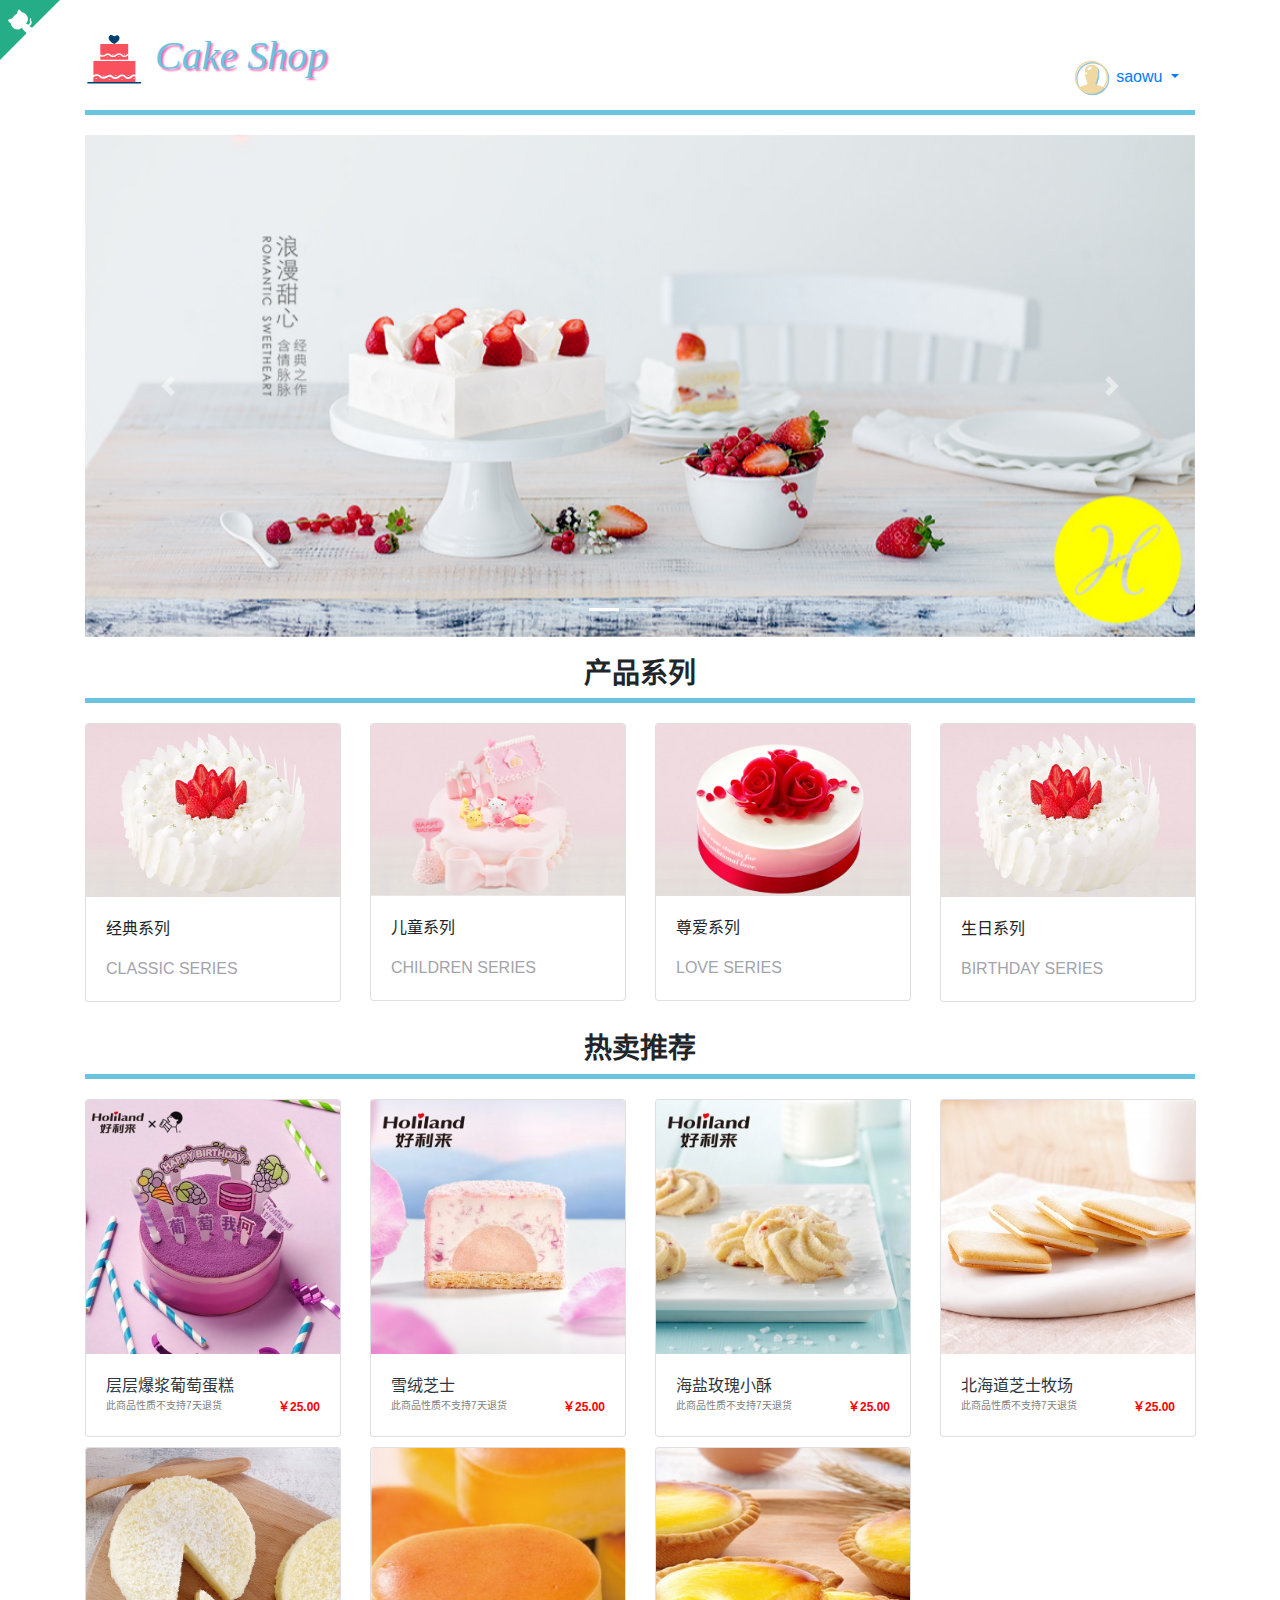
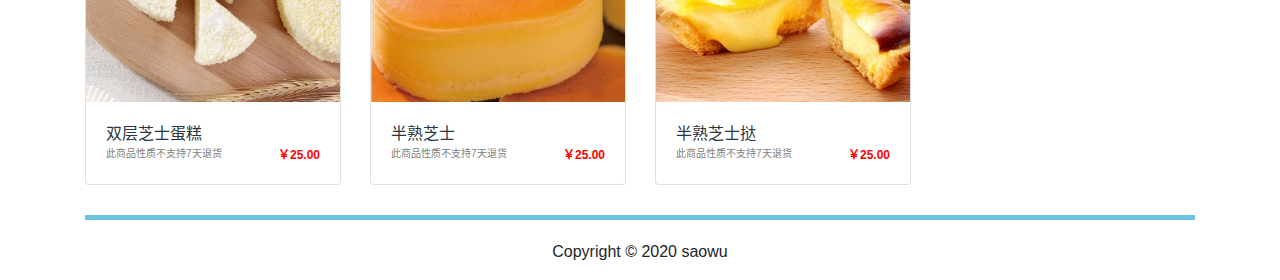
<file: index.html>
<!DOCTYPE html>
<html lang="zh-CN">
<head>
    <meta charset="UTF-8">
    <meta http-equiv="X-UA-Compatible" content="IE=edge">
    <meta name="viewport" content="width=device-width, initial-scale=1">
    <title>Cake Shop-首页</title>
    <link rel="stylesheet" href="css/bootstrap.min.css">
    <link rel="stylesheet" href="css/custom.css">
</head>
<body>
<!--头部-->
<header class="header-body">
    <div class="container">
        <div class="row">
            <div class="col-lg-6 col-sm-12">
                <h1 class="header-title">
                    <a href="index.html" class="text-decoration-none text-reset">
                        <svg t="1584181062336" class="icon" viewBox="0 0 1024 1024" version="1.1"
                             xmlns="http://www.w3.org/2000/svg" p-id="949" width="60" height="60">
                            <path d="M143.36 527.36h716.8v358.4H143.36zM261.12 240.64h476.16v266.24H261.12z"
                                  fill="#F9515E"
                                  p-id="950"></path>
                            <path d="M733.184 837.12c-27.648 0-41.984-14.336-54.272-26.112-11.776-11.776-20.992-20.48-43.008-20.48-24.064 0.512-34.816 9.216-48.128 19.968-15.36 12.288-33.28 26.112-68.608 25.6-35.84-1.024-52.736-14.848-66.56-26.624-10.752-9.216-17.408-14.848-33.792-13.312-15.872 1.536-20.48 5.12-28.16 10.752-11.776 9.216-26.624 20.48-72.704 23.04-42.496 2.56-57.856-10.752-72.192-27.136-8.704-10.24-15.36-17.408-39.936-17.408-54.784-1.024-70.656 25.6-71.68 26.624l-27.136-14.848c1.024-2.048 24.064-44.032 98.816-43.008 37.888 0.512 51.712 15.872 62.464 28.16 9.728 10.752 16.384 18.432 47.616 16.896 36.864-2.048 46.08-9.728 55.808-16.896 9.216-7.168 19.456-14.848 44.032-16.896 28.672-2.56 43.008 9.728 55.808 20.48 11.776 10.24 22.016 18.944 47.104 19.456 24.576 0.512 35.328-8.192 48.64-18.944 14.336-11.776 32.256-26.112 67.072-26.624 35.328-1.024 51.712 15.872 65.024 29.184 12.8 12.8 20.48 20.48 43.52 16.384 24.576-4.096 31.744-12.8 40.448-22.528 9.728-10.752 20.992-24.576 52.224-24.064 54.784 1.024 84.992 41.984 86.528 44.032l-24.576 17.92c-1.024-1.024-23.04-30.208-61.952-31.232-16.384 0-19.968 4.096-28.16 13.312-9.728 11.264-23.04 26.624-58.368 32.768-5.632 1.024-10.752 1.536-15.872 1.536zM668.672 462.848c-24.064 0-36.864-12.8-47.616-23.04-10.752-10.24-18.944-18.944-38.912-18.432-21.504 0.512-31.744 8.704-43.52 17.92-13.824 10.752-29.184 23.04-60.416 22.528-31.744-0.512-46.592-13.312-58.368-23.552-9.728-8.192-15.872-13.312-30.72-12.288-14.336 1.024-18.432 4.608-25.6 9.728-10.24 8.192-23.04 17.92-64 20.48-40.448 2.56-53.248-12.288-63.488-23.552-8.192-9.216-13.824-15.872-36.352-15.872-49.152-0.512-63.488 23.04-64.512 24.064L112.64 428.544c1.024-1.536 20.992-38.912 87.04-37.376 33.28 0.512 45.568 13.824 54.784 24.576 8.704 9.728 14.848 16.896 43.008 15.36 32.768-2.048 41.472-8.704 49.664-14.848 8.192-6.144 17.408-13.312 38.912-14.848 25.088-2.048 37.888 8.704 49.152 17.92 10.752 9.216 19.968 16.896 42.496 17.408 22.016 0.512 31.744-7.168 44.032-16.896 13.312-10.752 28.672-23.04 58.88-23.552 30.72-0.512 45.568 13.824 57.344 25.6 11.264 11.264 18.432 18.432 39.424 14.848 22.016-3.584 29.184-11.776 36.352-20.48 8.192-9.728 18.432-22.016 45.568-20.992 48.128 1.024 74.752 36.864 76.288 38.4l-20.48 14.848c-1.024-1.024-20.992-27.648-55.808-28.16-14.848-0.512-18.432 4.096-25.6 12.288-8.704 9.728-20.48 23.552-51.2 28.672-4.608 1.024-9.216 1.536-13.824 1.536z"
                                  fill="#FFFFFF" p-id="951"></path>
                            <path d="M40.96 885.76h916.48v25.6H40.96z" fill="#003F70" p-id="952"></path>
                            <path d="M401.92 841.728a17.408 5.632 0 1 0 34.816 0 17.408 5.632 0 1 0-34.816 0Z"
                                  fill="#FFFFFF" p-id="953"></path>
                            <path d="M297.984 772.608a17.408 5.632 0 1 0 34.816 0 17.408 5.632 0 1 0-34.816 0Z"
                                  fill="#FFFFFF" p-id="954"></path>
                            <path d="M177.152 824.32a17.408 5.632 0 1 0 34.816 0 17.408 5.632 0 1 0-34.816 0Z"
                                  fill="#FFFFFF" p-id="955"></path>
                            <path d="M507.904 776.192a17.92 6.144 0 1 0 35.84 0 17.92 6.144 0 1 0-35.84 0Z"
                                  fill="#FFFFFF"
                                  p-id="956"></path>
                            <path d="M617.472 841.728a14.336 5.632 0 1 0 28.672 0 14.336 5.632 0 1 0-28.672 0Z"
                                  fill="#FFFFFF" p-id="957"></path>
                            <path d="M727.04 778.24a14.336 5.632 0 1 0 28.672 0 14.336 5.632 0 1 0-28.672 0Z"
                                  fill="#FFFFFF"
                                  p-id="958"></path>
                            <path d="M825.344 829.952a14.336 5.632 0 1 0 28.672 0 14.336 5.632 0 1 0-28.672 0Z"
                                  fill="#FFFFFF" p-id="959"></path>
                            <path d="M283.136 408.576a12.288 5.12 0 1 0 24.576 0 12.288 5.12 0 1 0-24.576 0Z"
                                  fill="#FFFFFF"
                                  p-id="960"></path>
                            <path d="M375.296 460.8a12.288 5.12 0 1 0 24.576 0 12.288 5.12 0 1 0-24.576 0Z"
                                  fill="#FFFFFF"
                                  p-id="961"></path>
                            <path d="M461.824 414.208a12.288 5.12 0 1 0 24.576 0 12.288 5.12 0 1 0-24.576 0Z"
                                  fill="#FFFFFF"
                                  p-id="962"></path>
                            <path d="M565.76 449.536a11.776 5.12 0 1 0 23.552 0 11.776 5.12 0 1 0-23.552 0Z"
                                  fill="#FFFFFF"
                                  p-id="963"></path>
                            <path d="M733.184 461.312a11.776 5.12 0 1 0 23.552 0 11.776 5.12 0 1 0-23.552 0Z"
                                  fill="#FFFFFF"
                                  p-id="964"></path>
                            <path d="M664.064 409.088a11.776 5.12 0 1 0 23.552 0 11.776 5.12 0 1 0-23.552 0Z"
                                  fill="#FFFFFF"
                                  p-id="965"></path>
                            <path d="M584.192 113.664C617.984 173.056 496.128 240.64 496.128 240.64S381.952 180.736 407.04 117.248c26.624-67.584 93.184-4.608 93.184-4.608s54.272-51.2 83.968 1.024z"
                                  fill="#003F70" p-id="966"></path>
                        </svg>
                        Cake Shop
                    </a>
                </h1>
            </div>
            <div class="col-lg-6 col-md-12">
                <div class="header-link">
                    <a class="nav-link dropdown-toggle" href="#" role="button"
                       data-toggle="dropdown" aria-haspopup="true" aria-expanded="false">
                        <svg t="1584337883029" class="icon" viewBox="0 0 1024 1024" version="1.1"
                             xmlns="http://www.w3.org/2000/svg" p-id="18422" width="40" height="40">
                            <path d="M530.988977 103.954053c-234.650967 0-424.842786 190.191819-424.842785 424.842786 0 234.655063 190.191819 424.842786 424.842785 424.842785s424.842786-190.187723 424.842786-424.842785c0-234.650967-190.190795-424.842786-424.842786-424.842786z m299.341066 673.602893c-38.480682-16.147695-130.136849-47.989505-187.150879-64.85904-4.839906-1.522517-5.600653-1.73139-5.600653-21.886573 0-16.628922 6.846721-33.364327 13.520406-47.540019 7.225559-15.418689 15.800598-41.315821 18.877374-64.547779 8.60678-9.991073 20.364055-29.699842 27.866063-67.245717 6.603036-33.123714 3.526261-45.153343-0.86416-56.493896-0.449486-1.17542-0.934807-2.350841-1.246068-3.526261-1.660742-7.746716 0.58771-48.091894 6.259011-79.381829 3.905099-21.471899-1.002384-67.143328-30.528165-104.897052-18.671573-23.85448-54.418481-53.176508-119.660454-57.254644l-35.785816 0.035836c-64.133105 4.043323-99.848273 33.364327-118.516774 57.218808-29.593358 37.754747-34.503912 83.425152-30.564001 104.897052 5.671301 31.289936 7.951493 71.635113 6.290752 79.243604-0.343002 1.313645-0.828323 2.489065-1.313645 3.664486-4.354584 11.33953-7.466172 23.370183-0.828323 56.493896 7.537844 37.545875 19.224471 57.254643 27.866063 67.245717 3.040939 23.231958 11.615979 49.12909 18.877373 64.547779 5.324204 11.272977 7.778457 26.588254 7.778457 48.265954 0 20.123442-0.725935 20.399891-5.289392 21.815924-58.706513 17.323116-151.984514 51.066281-186.767946 66.279169-57.286384-67.833427-92.000192-155.304974-92.000191-250.834498 0-214.736398 174.702481-389.438879 389.438878-389.438879s389.438879 174.702481 389.438879 389.438879c0.002048 94.491305-33.879342 181.201081-90.096789 248.759083z"
                                  fill="#98C4D8" p-id="18423"></path>
                            <path d="M495.586094 68.550146C260.934103 68.550146 70.743309 258.741965 70.743309 493.392932c0 234.655063 190.191819 424.842786 424.842785 424.842786S920.42888 728.047995 920.42888 493.392932c0-234.650967-190.191819-424.842786-424.842786-424.842786z m299.340042 673.602893c-38.479658-16.147695-130.136849-47.989505-187.149855-64.85904-4.839906-1.522517-5.600653-1.73139-5.600653-21.886573 0-16.628922 6.846721-33.364327 13.520406-47.540019 7.225559-15.418689 15.800598-41.315821 18.877374-64.547779 8.60678-9.991073 20.364055-29.699842 27.866063-67.245716 6.603036-33.123714 3.526261-45.153343-0.864159-56.493897-0.449486-1.17542-0.934807-2.350841-1.246069-3.526261-1.660742-7.746716 0.58771-48.091894 6.259011-79.381829 3.905099-21.471899-1.002384-67.143328-30.528165-104.897052-18.671573-23.85448-54.418481-53.176508-119.660454-57.254643l-35.785816 0.035836c-64.133105 4.043323-99.848273 33.364327-118.516774 57.218807-29.593358 37.754747-34.503912 83.425152-30.564001 104.897052 5.671301 31.289936 7.951493 71.635113 6.290752 79.243604-0.343002 1.313645-0.828323 2.489065-1.313645 3.664486-4.354584 11.33953-7.466172 23.370183-0.828323 56.493897 7.537844 37.545875 19.224471 57.254643 27.866063 67.245716 3.040939 23.231958 11.615979 49.12909 18.877373 64.547779 5.324204 11.272977 7.778457 26.588254 7.778457 48.265954 0 20.123442-0.725935 20.399891-5.289391 21.815925-58.706513 17.323116-151.984514 51.066281-186.767946 66.279168-57.286384-67.833427-92.000192-155.304974-92.000192-250.834498 0-214.736398 174.702481-389.438879 389.438878-389.438879S885.024973 278.656534 885.024973 493.392932c0 94.492329-33.881389 181.203129-90.098837 248.760107z"
                                  fill="#EFD9A0" p-id="18424"></path>
                            <path d="M395.178373 303.920206a31.851025 67.683939 55.515 1 0 111.580283-76.644002 31.851025 67.683939 55.515 1 0-111.580283 76.644002Z"
                                  fill="#FEFEFE" p-id="18425"></path>
                            <path d="M326.782266 415.305922a21.234358 37.15987 55.515 1 0 61.259862-42.079128 21.234358 37.15987 55.515 1 0-61.259862 42.079128Z"
                                  fill="#FEFEFE" p-id="18426"></path>
                        </svg>
                        <span>saowu</span>
                    </a>
                    <div class="dropdown-menu">
                        <a class="dropdown-item" href="carts.html">
                            <svg t="1584338126176" class="icon" viewBox="0 0 1024 1024" version="1.1"
                                 xmlns="http://www.w3.org/2000/svg" p-id="19276" width="20" height="20">
                                <path d="M799.7 710.9H327c-14.5 0-26.9-10.4-29.5-24.6l-94.1-510.6h-88.2c-16.6 0-30-13.4-30-30s13.4-30 30-30h113.2c14.5 0 26.9 10.4 29.5 24.6L352 650.9h447.7c16.6 0 30 13.4 30 30s-13.4 30-30 30z"
                                      fill="#2854FD" p-id="19277"></path>
                                <path d="M668.5 565.2H303.8l-58.9-338.9h595.9c15.2 0 26.3 14.5 22.2 29.2l-57 205.3c-17.2 61.7-73.4 104.4-137.5 104.4z"
                                      fill="#7EC6FF" p-id="19278"></path>
                                <path d="M668.5 595.3h-390l-69.3-399h631.6c16.7 0 32.1 7.6 42.2 21 10.1 13.3 13.4 30.2 8.9 46.3l-57.1 205.3c-20.6 74.4-89 126.4-166.3 126.4z m-339.4-60.1h339.5c50.4 0 95-33.9 108.5-82.4l54.6-196.4h-551l48.4 278.8z"
                                      fill="#2854FD" p-id="19279"></path>
                                <path d="M391.8 822m-54.9 0a54.9 54.9 0 1 0 109.8 0 54.9 54.9 0 1 0-109.8 0Z"
                                      fill="#FFFFFF" p-id="19280"></path>
                                <path d="M391.8 907c-46.8 0-84.9-38.1-84.9-85 0-46.8 38.1-84.9 84.9-84.9s84.9 38.1 84.9 84.9c0.1 46.9-38 85-84.9 85z m0-109.8c-13.7 0-24.9 11.1-24.9 24.9 0 13.7 11.2 24.9 24.9 24.9s24.9-11.2 24.9-24.9c0-13.8-11.2-24.9-24.9-24.9z"
                                      fill="#2854FD" p-id="19281"></path>
                                <path d="M697.8 822m-54.9 0a54.9 54.9 0 1 0 109.8 0 54.9 54.9 0 1 0-109.8 0Z"
                                      fill="#FFFFFF" p-id="19282"></path>
                                <path d="M697.8 907c-46.8 0-84.9-38.1-84.9-85 0-46.8 38.1-84.9 84.9-84.9s84.9 38.1 84.9 84.9c0 46.9-38.1 85-84.9 85z m0-109.8c-13.7 0-24.9 11.1-24.9 24.9 0 13.7 11.2 24.9 24.9 24.9s24.9-11.2 24.9-24.9c0-13.8-11.2-24.9-24.9-24.9z"
                                      fill="#2854FD" p-id="19283"></path>
                                <path d="M833.7 373.3H683.2c-13.3 0-24-10.8-24-24 0-13.3 10.8-24 24-24h150.5c13.3 0 24 10.8 24 24 0.1 13.3-10.7 24-24 24z"
                                      fill="#2854FD" p-id="19284"></path>
                                <path d="M778.2 490.6H603.7c-13.3 0-24-10.8-24-24s10.8-24 24-24h174.6c13.3 0 24 10.8 24 24s-10.8 24-24.1 24z"
                                      fill="#2854FD" p-id="19285"></path>
                            </svg>
                            购物车
                        </a>
                        <div class="dropdown-divider"></div>
                        <a class="dropdown-item" href="oders.html">
                            <svg t="1584515265736" class="icon" viewBox="0 0 1024 1024" version="1.1"
                                 xmlns="http://www.w3.org/2000/svg" p-id="4555" width="20" height="20">
                                <path d="M802.816 1024H221.184c-64.256 0-116.48-52.224-116.48-116.48V214.016c0-64.256 52.224-116.48 116.48-116.48h10.752c21.248 0 38.4 17.152 38.4 38.4s-17.152 38.4-38.4 38.4h-10.752c-22.016 0-39.68 17.664-39.68 39.68v693.504c0 21.76 17.92 39.68 39.68 39.68h581.888c22.016 0 39.68-17.664 39.68-39.68V214.016c0-21.76-17.92-39.68-39.68-39.68h-10.752c-21.248 0-38.4-17.152-38.4-38.4s17.152-38.4 38.4-38.4h10.752c64.256 0 116.48 52.224 116.48 116.48v693.504c0 64.256-52.224 116.48-116.736 116.48z"
                                      p-id="4556"></path>
                                <path d="M702.976 252.416H321.024C271.104 252.416 230.4 211.712 230.4 161.792V90.368C230.4 40.704 271.104 0 321.024 0h382.208C752.896 0 793.6 40.704 793.6 90.368v71.424c0 49.92-40.704 90.624-90.624 90.624zM321.024 76.8c-7.424 0-13.568 6.144-13.568 13.568v71.424c0 7.424 6.144 13.568 13.568 13.568h382.208c7.424 0 13.568-6.144 13.568-13.568V90.368c0-7.424-6.144-13.568-13.568-13.568H321.024z"
                                      fill="#FF4A1A" p-id="4557"></path>
                                <path d="M678.144 459.776H345.856c-21.248 0-38.4-17.152-38.4-38.4s17.152-38.4 38.4-38.4h332.288c21.248 0 38.4 17.152 38.4 38.4s-17.152 38.4-38.4 38.4zM678.144 619.008H345.856c-21.248 0-38.4-17.152-38.4-38.4s17.152-38.4 38.4-38.4h332.288c21.248 0 38.4 17.152 38.4 38.4s-17.152 38.4-38.4 38.4zM678.144 778.496H345.856c-21.248 0-38.4-17.152-38.4-38.4s17.152-38.4 38.4-38.4h332.288c21.248 0 38.4 17.152 38.4 38.4s-17.152 38.4-38.4 38.4z"
                                      p-id="4558"></path>
                            </svg>
                            订单中心
                        </a>
                        <div class="dropdown-divider"></div>
                        <a class="dropdown-item" href="#">
                            <svg t="1584194257402" class="icon" viewBox="0 0 1240 1024" version="1.1"
                                 xmlns="http://www.w3.org/2000/svg" p-id="7230" width="20" height="20">
                                <path d="M1240.032446 891.56841v22.604758c-0.51668 0.823459-1.453163 1.614626-1.501601 2.470377-1.727649 29.418478-15.887916 53.16962-34.552988 74.660287C1183.391381 1015.006536 1155.587529 1023.677075 1125.716955 1023.677075q-488.359653 0.581265-976.751599 0.177609c-13.869634 0-27.787706-0.629704-41.641194-1.614626-27.690829-1.969843-50.440903-12.012814-68.201784-35.279569-30.371107-39.719789-39.477595-82.200588-22.782367-129.460679a801.548577 801.548577 0 0 1 67.507495-145.316302c27.561659-46.049122 60.580752-87.964802 97.491093-126.812693 12.303447-12.917005 26.140788-24.413139 39.396864-36.409807a580.344873 580.344873 0 0 1 81.280252-60.516167 615.301517 615.301517 0 0 1 125.940795-60.273973c29.337747-10.172141 59.192174-18.794242 90.112254-22.604758 29.692964-3.649054 59.450514-7.104353 89.272648-9.429414 13.75661-1.065653 27.77156 0.484388 41.625048 1.420871 18.810388 1.2917 37.60463 2.841741 56.350433 4.843877 32.566998 3.439152 64.197513 11.302379 95.47281 20.812523a631.189432 631.189432 0 0 1 139.035409 61.355773 601.819393 601.819393 0 0 1 115.913971 88.239288A790.908195 790.908195 0 0 1 1117.320902 641.091543a591.760276 591.760276 0 0 1 49.294519 70.607577c16.90513 28.80492 31.630515 58.998419 45.564734 89.385672 8.815856 19.246337 14.838409 39.832813 21.313058 60.080218 3.164666 9.83307 4.424074 20.263551 6.539233 30.4034z m-657.620853 53.282644C471.745156 921.955663 390.125833 818.716504 403.97932 704.75623c12.464909-102.399554 97.442654-184.82619 202.990729-192.237322 62.324547-4.391782 117.786936 15.936354 163.174061 59.030712 42.852163 40.656272 65.473067 92.033658 67.394472 150.919053 1.759942 53.702447-15.936354 101.576095-50.279441 143.330313s-77.711929 67.168424-129.945067 79.116653h8.832002q211.919608 0 423.806923 0.096878a233.571737 233.571737 0 0 1 27.884583 1.921404c8.073128 1.001068 16.25928 0.371364 22.16881-4.843877a61.501088 61.501088 0 0 0 20.990132-41.415146c1.16253-12.803981-5.877237-23.250608-9.461706-34.746742a559.709958 559.709958 0 0 0-58.659347-128.282003c-25.285037-40.914612-54.299858-79.019776-90.176839-111.409165-20.085942-18.099953-40.640126-35.828542-62.066207-52.313869-37.136388-28.627312-78.470803-50.618512-122.001109-67.814274-33.907137-13.417539-68.847635-24.75221-105.338173-29.466917-28.352825-3.6652-56.770235-6.878305-85.236084-9.380975-10.269019-0.90419-20.796377 0.51668-31.146128 1.453163-21.910469 1.969843-44.192302 2.421938-65.586091 6.959037a773.518677 773.518677 0 0 0-87.189781 24.057921c-37.039511 12.545641-71.624791 30.774764-104.660031 51.764896a576.421333 576.421333 0 0 0-74.482678 56.511895c-27.012686 24.074067-52.717525 49.472128-73.982144 78.599974-20.473452 28.0299-39.41301 57.303062-57.270769 87.076757a469.064878 469.064878 0 0 0-48.939301 113.524325c-2.664132 9.380975-4.763145 19.375507 0.952629 28.514288 4.327197 6.910597 9.31639 13.401392 14.14412 19.972918 9.154927 12.448763 20.602622 17.16347 36.216051 12.771688a106.000169 106.000169 0 0 1 28.304387-3.374567q204.653792-0.306779 409.275292-0.145316zM765.332526 735.918504c0-4.843877 0.984922-11.722182-0.161463-18.245269-6.458502-36.474392-22.136517-67.814274-51.328947-91.743026-34.988936-28.772628-74.934773-39.913544-119.223953-32.712314-38.751014 6.29704-71.043526 24.703771-95.166032 56.511895-18.293708 24.138652-25.624108 52.055529-25.834009 81.457861-0.080731 14.725385 3.358421 29.983597 7.960104 44.111571 14.53163 44.822006 45.209516 74.934773 89.046601 91.597709 31.04925 11.802913 62.970398 11.399257 94.600912 3.439152 28.708043-7.217376 53.557131-22.104224 71.980009-45.484002 19.859895-25.317329 29.466917-54.574345 28.126778-88.933577z"
                                      fill="#333333" p-id="7231"></path>
                                <path d="M0 368.429721v-95.262909c5.312118-14.40246 12.319593-27.981461 23.476656-38.605697 15.629576-14.886848 31.646661-29.386186 48.099696-43.336551C107.517917 160.740433 147.124683 135.519981 188.394513 113.028247c35.683225-19.375507 73.174831-34.875913 111.279995-48.923155 43.691768-16.146256 87.36739-32.066464 132.964416-41.738071C461.992818 16.150712 491.669636 11.306835 521.3626 6.947346c21.765153-3.229251 43.756353-5.957968 65.699115-6.345478 44.644397-0.791167 89.369526-1.856819 133.836315 4.504805 20.667207 2.970911 41.592755 4.407928 62.033914 8.428346 47.211652 9.31639 93.648284 21.264619 138.938532 38.153602 49.310665 18.406732 99.202596 35.408739 144.395965 62.970398 24.477724 14.951433 48.697108 30.419546 72.238349 46.824142 17.760881 12.335739 34.617572 26.092349 51.280508 39.92969a270.417492 270.417492 0 0 1 27.448635 26.705907c11.593012 12.820127 18.471317 28.352825 22.717782 45.048054v95.262909c-0.581265 3.778224-0.984922 7.58874-1.759942 11.30238-5.295972 25.575669-14.095681 49.778907-30.92008 70.07475-16.469181 19.876041-36.506684 33.535773-63.955319 33.358164-50.570073-0.355218-101.156293 0-151.774805-0.25834-5.635043 0-12.045107-0.742728-16.775959-3.455299-14.321729-8.23459-28.191363-17.276494-41.802657-26.657468-6.458502-4.407928-13.352954-9.31639-17.42181-15.694161-12.917005-20.069796-17.308786-43.013625-17.760881-66.457988-0.64585-33.067532-0.161463-66.199649-0.161463-99.251035 0-5.134509-0.209901-10.414335-5.893383-12.497202-18.245269-6.716842-36.361368-13.853487-54.89727-19.504677-34.988936-10.656529-70.268505-20.263551-106.759043-24.445431-22.863098-2.63184-45.677758-7.023621-68.589295-7.621033-44.563666-1.16253-89.256502-1.937551-133.481097 6.054846-22.604758 4.085003-45.564734 6.329332-67.555934 12.384178-33.907137 9.348682-66.877792 21.716714-100.558881 31.759685-8.702832 2.583401-9.590876 7.136645-9.687754 14.354022-0.371364 37.297851 0 74.627994-2.050574 111.828967-0.871898 15.387382-6.087138 30.936226-11.657597 45.532442-6.458502 16.969715-22.007347 26.689761-35.3603 38.056725-14.40246 12.222716-30.677886 16.146256-49.262227 15.968647-47.324676-0.597411-94.681644-0.096878-142.087051-0.339072a58.998419 58.998419 0 0 1-17.018153-2.906326c-35.667079-11.060185-58.627055-37.136388-76.339498-67.95959C8.928879 398.816975 5.392849 383.058229 0 368.429721z m1068.30087 35.521763c24.49387 0 48.971594-0.145316 73.465464 0.12917 4.746999 0 7.249669-1.614626 9.235658-5.667335a99.70313 99.70313 0 0 0 9.816923-41.980266c0.371364-21.781299-0.468241-43.594891 0.322926-65.360043 0.419803-11.415403-1.808381-19.133313-12.158131-26.35069-30.500277-21.296911-59.385929-44.886591-89.805475-66.296526-25.39806-17.873905-51.797189-34.375379-78.293194-50.618512-17.066592-10.559651-34.32694-21.264619-52.814403-28.627311-50.876852-20.247405-103.10999-36.619708-157.506726-44.531374-35.053521-5.102217-70.236213-10.640383-105.548074-12.481056-40.785442-2.131306-81.861517-1.840673-122.501643 4.375636-30.241937 4.617829-60.726068 8.202298-90.499764 14.951432-51.668019 11.689889-101.721412 28.659604-149.142964 52.620648-27.787706 14.047243-55.639998 28.094485-82.458929 43.885523-27.868438 16.420742-55.010294 34.230062-81.538592 52.749818-19.246337 13.465977-37.136388 28.950237-55.268633 43.90167a13.950365 13.950365 0 0 0-4.294904 9.526291c-0.355218 23.944897-0.209901 47.905941-0.145317 71.850838a14.095681 14.095681 0 0 0 1.001068 6.184016c6.0387 12.206569 12.464909 24.219384 18.439024 36.442099 2.24433 4.56939 5.425142 5.489727 10.22058 5.473581 46.824142-0.177609 93.648284-0.096878 140.472426-0.113024 9.590876 0 26.722053-13.805049 28.304386-23.331339A120.612531 120.612531 0 0 0 279.330226 361.680587c0.161463-32.018025 0-64.036051 0.113023-96.054076a65.63453 65.63453 0 0 1 0.855752-8.702832c2.712571-19.375507 11.302379-36.216052 23.928751-50.731536 6.458502-7.524155 14.127974-15.597283 22.976122-19.375507 23.654265-10.059117 48.002819-18.681218 72.528981-26.463713 33.907137-10.73726 68.201785-19.779163 103.513646-24.445431 25.430353-3.342275 50.828413-8.444492 76.339498-9.203366 45.903805-1.388578 92.033658-2.3735 137.533807 6.022553 26.673615 4.843877 53.670154 8.557516 79.859381 15.355089 30.677886 7.960104 60.822946 18.326 90.919566 28.498142a169.245053 169.245053 0 0 1 35.812396 16.146256c30.258083 19.004143 45.58088 46.824142 45.209516 82.959462-0.274486 27.448635 0.548973 54.89727-0.25834 82.345905-0.532826 18.261415 9.154927 31.04925 19.940626 43.59489 1.501602 1.759942 5.247533 2.212037 7.960104 2.24433 23.880312 0.161463 47.792917 0.080731 71.737815 0.080731z"
                                      fill="#333333" p-id="7232"></path>
                                <path d="M1068.30087 403.951484c-23.944897 0-47.889795 0-71.834693-0.080731-2.712571 0-6.458502-0.484388-7.960104-2.24433-10.785699-12.545641-20.473452-25.333475-19.940626-43.59489 0.807313-27.448635 0-54.89727 0.258341-82.345905 0.38751-36.183759-14.935287-63.955319-45.209517-82.959462a169.245053 169.245053 0 0 0-35.812395-16.146256c-30.096621-10.172141-60.209388-20.538037-90.919567-28.498142-26.189227-6.797574-53.185767-10.446628-79.859381-15.355089-45.548588-8.396053-91.630002-7.411131-137.533807-6.022553-25.511084 0.758874-50.909145 5.861091-76.339497 9.203366-35.311861 4.666268-69.671094 13.708171-103.513646 24.445431-24.526163 7.782495-48.874716 16.404596-72.528981 26.463713-8.848148 3.745931-16.453035 11.819059-22.976123 19.375507-12.561787 14.53163-21.21618 31.339883-23.928751 50.731536a65.63453 65.63453 0 0 0-0.855751 8.702832c0 32.018025 0 64.036051-0.113024 96.054076a120.612531 120.612531 0 0 1-1.614626 18.987996c-1.614626 9.526291-18.71351 23.33134-28.304386 23.33134-46.824142 0-93.648284 0-140.472426 0.113024-4.843877 0-7.97625-0.90419-10.220579-5.473581-5.974115-12.238862-12.400324-24.219384-18.439025-36.442099a14.095681 14.095681 0 0 1-1.001067-6.184016c0-23.944897-0.209901-47.905941 0.145316-71.850839a13.950365 13.950365 0 0 1 4.294904-9.461705C101.721412 259.700835 119.627609 244.216576 138.8578 230.750598c26.528298-18.519755 53.670154-36.329076 81.538592-52.749818 26.818931-15.791038 54.671222-29.838281 82.458928-43.885523C350.276874 110.154214 400.427144 93.184499 452.095163 81.494609c29.773696-6.749135 60.257827-10.333604 90.499764-14.951432 40.640126-6.216308 81.716201-6.458502 122.501642-4.375636 35.311861 1.840673 70.494553 7.378839 105.548075 12.481056 54.396736 7.911665 106.565288 24.219384 157.506725 44.531374 18.406732 7.362693 35.667079 18.06766 52.733672 28.562726 26.496006 16.243133 52.895134 32.744607 78.293194 50.618512 30.419546 21.409935 59.305198 44.999615 89.805475 66.296526 10.34975 7.217376 12.577933 14.935287 12.158131 26.35069-0.791167 21.765153 0 43.594891-0.322926 65.360043a99.70313 99.70313 0 0 1-9.816923 41.980266c-1.985989 4.101149-4.488659 5.731921-9.235658 5.667335-24.445431-0.209901-48.971594-0.064585-73.465464-0.064585z"
                                      fill="#FF505E" p-id="7233"></path>
                            </svg>
                            188-8888-8888
                        </a>
                        <div class="dropdown-divider"></div>
                        <a class="dropdown-item" href="#">
                            <svg t="1584537471075" class="icon" viewBox="0 0 1024 1024" version="1.1"
                                 xmlns="http://www.w3.org/2000/svg" p-id="3135" width="20" height="20">
                                <path d="M512.099 127.99H128.165l-0.141 768.151 384.075-0.502V831.72l-320.062 0.242V191.784h320.062V127.99z m-25.168 0"
                                      p-id="3136" fill="#d81e06"></path>
                                <path d="M865.27 543.979l30.904-32.164-30.904-31.848-545.899-0.056v64.013z" p-id="3137"
                                      fill="#d81e06"></path>
                                <path d="M896.174 511.98L686.301 301.704l-45.138 45.189 209.873 210.276z" p-id="3138"
                                      fill="#d81e06"></path>
                                <path d="M851.036 466.913L641.245 677.107l45.138 45.189 209.791-210.193zM512.099 127.99h64.012v192.233h-64.012zM511.333 704.223h64.779v191.416h-64.779z"
                                      p-id="3139" fill="#d81e06"></path>
                            </svg>
                            登出
                        </a>
                    </div>
                </div>
            </div>
        </div>
    </div>
</header>

<!--主体-->
<div class="container div-margin">
    <hr>
    <!--  　　轮播部分   -->
    <div id="carouselExampleIndicators" class="carousel slide" data-ride="carousel">
        <ol class="carousel-indicators">
            <li data-target="#carouselExampleIndicators" data-slide-to="0" class="active"></li>
            <li data-target="#carouselExampleIndicators" data-slide-to="1"></li>
            <li data-target="#carouselExampleIndicators" data-slide-to="2"></li>
        </ol>
        <div class="carousel-inner">
            <div class="carousel-item active">
                <img src="img/1451241729614010049.jpg" class="d-block w-100"
                     alt="...">
            </div>
            <div class="carousel-item">
                <img src="img/1457047833194068991.jpg" class="d-block w-100"
                     alt="...">
            </div>
            <div class="carousel-item">
                <img src="img/1464247474728938268.jpg" class="d-block w-100"
                     alt="...">
            </div>
        </div>
        <a class="carousel-control-prev" href="#carouselExampleIndicators" role="button" data-slide="prev">
            <span class="carousel-control-prev-icon"></span>
        </a>
        <a class="carousel-control-next" href="#carouselExampleIndicators" role="button" data-slide="next">
            <span class="carousel-control-next-icon"></span>
        </a>
    </div>

    <div class="row div-margin">
        <div class="col-12">
            <h3 class="text-center font-weight-bold">产品系列</h3>
        </div>
        <div class="col-12">
            <hr>
        </div>
    </div>
    <div class="row">
        <div class="col-lg-3 col-md-4 col-sm-6">
            <a href="cakes.html" class="text-decoration-none text-reset">
                <div class="card series">
                    <img src="img/1562625291693904523.jpg" class="card-img-top"
                         alt="...">
                    <div class="card-body">
                        <p>经典系列</p>
                        <div class="gray-c">CLASSIC SERIES</div>
                    </div>
                </div>
            </a>
        </div>
        <div class="col-lg-3 col-md-4 col-sm-6">
            <a href="cakes.html" class="text-decoration-none text-reset">
                <div class="card series">
                    <img src="img/1556053192285643115.jpg" class="card-img-top"
                         alt="...">
                    <div class="card-body">
                        <p>儿童系列</p>
                        <div class="gray-c">CHILDREN SERIES</div>
                    </div>
                </div>
            </a>
        </div>
        <div class="col-lg-3 col-md-4 col-sm-6">
            <a href="cakes.html" class="text-decoration-none text-reset">
                <div class="card series">
                    <img src="img/1556050944618701139.jpg" class="card-img-top"
                         alt="...">
                    <div class="card-body">
                        <p>尊爱系列</p>
                        <div class="gray-c">LOVE SERIES</div>
                    </div>
                </div>
            </a>
        </div>
        <div class="col-lg-3 col-md-4 col-sm-6">
            <a href="cakes.html" class="text-decoration-none text-reset">
                <div class="card series">
                    <img src="img/1562625291693904523.jpg" class="card-img-top"
                         alt="...">
                    <div class="card-body">
                        <p>生日系列</p>
                        <div class="gray-c">BIRTHDAY SERIES</div>
                    </div>
                </div>
            </a>
        </div>

    </div>

    <div class="row div-margin">
        <div class="col-12">
            <h3 class="text-center font-weight-bold">热卖推荐</h3>
        </div>
        <div class="col-12">
            <hr>
        </div>
    </div>

    <div class="row">
        <div class="col-lg-3 col-md-4 col-sm-6">
            <a href="details.html" class="text-decoration-none text-reset">
                <div class="card series">
                    <img src="img/1218_G_1576033915582.jpg"
                         class="card-img-top"
                         alt="...">
                    <div class="card-body">
                        <div class="cake-title">层层爆浆葡萄蛋糕</div>
                        <div class="cake-body">此商品性质不支持7天退货<strong>￥25.00</strong></div>
                    </div>
                </div>
            </a>
        </div>
        <div class="col-lg-3 col-md-4 col-sm-6">
            <a href="details.html" class="text-decoration-none text-reset">
                <div class="card series">
                    <img src="img/1144_G_1562475751584.jpg"
                         class="card-img-top"
                         alt="...">
                    <div class="card-body">
                        <div class="cake-title">雪绒芝士</div>
                        <div class="cake-body">此商品性质不支持7天退货<strong>￥25.00</strong></div>
                    </div>
                </div>
            </a>
        </div>
        <div class="col-lg-3 col-md-4 col-sm-6">
            <a href="details.html" class="text-decoration-none text-reset">
                <div class="card series">
                    <img src="img/1117_G_1555527068773.jpg"
                         class="card-img-top"
                         alt="...">
                    <div class="card-body">
                        <div class="cake-title">海盐玫瑰小酥</div>
                        <div class="cake-body">此商品性质不支持7天退货<strong>￥25.00</strong></div>
                    </div>
                </div>
            </a>
        </div>
        <div class="col-lg-3 col-md-4 col-sm-6">
            <a href="details.html" class="text-decoration-none text-reset">
                <div class="card series">
                    <img src="img/931_G_1536033688718.jpg"
                         class="card-img-top"
                         alt="...">
                    <div class="card-body">
                        <div class="cake-title">北海道芝士牧场</div>
                        <div class="cake-body">此商品性质不支持7天退货<strong>￥25.00</strong></div>
                    </div>
                </div>
            </a>
        </div>

        <div class="col-lg-3 col-md-4 col-sm-6">
            <a href="details.html" class="text-decoration-none text-reset">
                <div class="card series">
                    <img src="img/448_G_1479602127024.jpg"
                         class="card-img-top"
                         alt="...">
                    <div class="card-body">
                        <div class="cake-title">双层芝士蛋糕</div>
                        <div class="cake-body">此商品性质不支持7天退货<strong>￥25.00</strong></div>
                    </div>
                </div>
            </a>
        </div>
        <div class="col-lg-3 col-md-4 col-sm-6">
            <a href="details.html" class="text-decoration-none text-reset">
                <div class="card series">
                    <img src="img/60_G_1456897858255.jpg"
                         class="card-img-top"
                         alt="...">
                    <div class="card-body">
                        <div class="cake-title">半熟芝士</div>
                        <div class="cake-body">此商品性质不支持7天退货<strong>￥25.00</strong></div>
                    </div>
                </div>
            </a>
        </div>
        <div class="col-lg-3 col-md-4 col-sm-6">
            <a href="details.html" class="text-decoration-none text-reset">
                <div class="card series">
                    <img src="img/564_G_1487032606439.jpg"
                         class="card-img-top"
                         alt="...">
                    <div class="card-body">
                        <div class="cake-title">半熟芝士挞</div>
                        <div class="cake-body">此商品性质不支持7天退货<strong>￥25.00</strong></div>
                    </div>
                </div>
            </a>
        </div>
    </div>
</div>

<!-- 回到顶部-->
<div class="float-bar vm_" id="top-icon" style="visibility:hidden">
    <div class="float-bar-item vm_" onclick="totop()"
         style="border-radius: 4px; border: 1px solid rgb(243, 244, 245);">
        <div class="float-bar-item-icon vm_">
            <svg t="1584178345280" class="icon" viewBox="0 0 1024 1024" version="1.1"
                 xmlns="http://www.w3.org/2000/svg" p-id="5525" width="36" height="36">
                <path d="M233.376 722.752L278.624 768 512 534.624 745.376 768l45.248-45.248L512 444.128zM192 352h640V288H192z"
                      fill="#a3a3ac" p-id="5526"></path>
            </svg>
        </div>
        <div class="float-bar-item-content vm_" style="bottom: 3px; padding: 10px 50px;">
            <div class="gray-c">回到顶部</div>
        </div>
    </div>
</div>

<!-- Fork me on GitHub -->
<a href="https://github.com/saowu/" target="_blank" class="github-corner" title="Fork me on GitHub">
    <svg width="60" height="60" viewBox="0 0 250 250"
         style=" color:#fff; z-index: 999; position: fixed; top: 0; border: 0; left: 0; transform: scale(-1, 1);"
         aria-hidden="true">
        <path d="M0,0 L115,115 L130,115 L142,142 L250,250 L250,0 Z"></path>
        <path d="M128.3,109.0 C113.8,99.7 119.0,89.6 119.0,89.6 C122.0,82.7 120.5,78.6 120.5,78.6 C119.2,72.0 123.4,76.3 123.4,76.3 C127.3,80.9 125.5,87.3 125.5,87.3 C122.9,97.6 130.6,101.9 134.4,103.2"
              fill="currentColor" style="transform-origin: 130px 106px;" class="octo-arm"></path>
        <path d="M115.0,115.0 C114.9,115.1 118.7,116.5 119.8,115.4 L133.7,101.6 C136.9,99.2 139.9,98.4 142.2,98.6 C133.8,88.0 127.5,74.4 143.8,58.0 C148.5,53.4 154.0,51.2 159.7,51.0 C160.3,49.4 163.2,43.6 171.4,40.1 C171.4,40.1 176.1,42.5 178.8,56.2 C183.1,58.6 187.2,61.8 190.9,65.4 C194.5,69.0 197.7,73.2 200.1,77.6 C213.8,80.2 216.3,84.9 216.3,84.9 C212.7,93.1 206.9,96.0 205.4,96.6 C205.1,102.4 203.0,107.8 198.3,112.5 C181.9,128.9 168.3,122.5 157.7,114.1 C157.9,116.9 156.7,120.9 152.7,124.9 L141.0,136.5 C139.8,137.7 141.6,141.9 141.8,141.8 Z"
              fill="currentColor" class="octo-body"></path>
    </svg>
</a>

<!--悬浮我的信息-->
<div class="suspension">
    <a class="nav-link dropdown-toggle" href="#" role="button"
       data-toggle="dropdown" aria-haspopup="true" aria-expanded="false">
        <svg t="1584337883029" class="icon" viewBox="0 0 1024 1024" version="1.1"
             xmlns="http://www.w3.org/2000/svg" p-id="18422" width="40" height="40">
            <path d="M530.988977 103.954053c-234.650967 0-424.842786 190.191819-424.842785 424.842786 0 234.655063 190.191819 424.842786 424.842785 424.842785s424.842786-190.187723 424.842786-424.842785c0-234.650967-190.190795-424.842786-424.842786-424.842786z m299.341066 673.602893c-38.480682-16.147695-130.136849-47.989505-187.150879-64.85904-4.839906-1.522517-5.600653-1.73139-5.600653-21.886573 0-16.628922 6.846721-33.364327 13.520406-47.540019 7.225559-15.418689 15.800598-41.315821 18.877374-64.547779 8.60678-9.991073 20.364055-29.699842 27.866063-67.245717 6.603036-33.123714 3.526261-45.153343-0.86416-56.493896-0.449486-1.17542-0.934807-2.350841-1.246068-3.526261-1.660742-7.746716 0.58771-48.091894 6.259011-79.381829 3.905099-21.471899-1.002384-67.143328-30.528165-104.897052-18.671573-23.85448-54.418481-53.176508-119.660454-57.254644l-35.785816 0.035836c-64.133105 4.043323-99.848273 33.364327-118.516774 57.218808-29.593358 37.754747-34.503912 83.425152-30.564001 104.897052 5.671301 31.289936 7.951493 71.635113 6.290752 79.243604-0.343002 1.313645-0.828323 2.489065-1.313645 3.664486-4.354584 11.33953-7.466172 23.370183-0.828323 56.493896 7.537844 37.545875 19.224471 57.254643 27.866063 67.245717 3.040939 23.231958 11.615979 49.12909 18.877373 64.547779 5.324204 11.272977 7.778457 26.588254 7.778457 48.265954 0 20.123442-0.725935 20.399891-5.289392 21.815924-58.706513 17.323116-151.984514 51.066281-186.767946 66.279169-57.286384-67.833427-92.000192-155.304974-92.000191-250.834498 0-214.736398 174.702481-389.438879 389.438878-389.438879s389.438879 174.702481 389.438879 389.438879c0.002048 94.491305-33.879342 181.201081-90.096789 248.759083z"
                  fill="#98C4D8" p-id="18423"></path>
            <path d="M495.586094 68.550146C260.934103 68.550146 70.743309 258.741965 70.743309 493.392932c0 234.655063 190.191819 424.842786 424.842785 424.842786S920.42888 728.047995 920.42888 493.392932c0-234.650967-190.191819-424.842786-424.842786-424.842786z m299.340042 673.602893c-38.479658-16.147695-130.136849-47.989505-187.149855-64.85904-4.839906-1.522517-5.600653-1.73139-5.600653-21.886573 0-16.628922 6.846721-33.364327 13.520406-47.540019 7.225559-15.418689 15.800598-41.315821 18.877374-64.547779 8.60678-9.991073 20.364055-29.699842 27.866063-67.245716 6.603036-33.123714 3.526261-45.153343-0.864159-56.493897-0.449486-1.17542-0.934807-2.350841-1.246069-3.526261-1.660742-7.746716 0.58771-48.091894 6.259011-79.381829 3.905099-21.471899-1.002384-67.143328-30.528165-104.897052-18.671573-23.85448-54.418481-53.176508-119.660454-57.254643l-35.785816 0.035836c-64.133105 4.043323-99.848273 33.364327-118.516774 57.218807-29.593358 37.754747-34.503912 83.425152-30.564001 104.897052 5.671301 31.289936 7.951493 71.635113 6.290752 79.243604-0.343002 1.313645-0.828323 2.489065-1.313645 3.664486-4.354584 11.33953-7.466172 23.370183-0.828323 56.493897 7.537844 37.545875 19.224471 57.254643 27.866063 67.245716 3.040939 23.231958 11.615979 49.12909 18.877373 64.547779 5.324204 11.272977 7.778457 26.588254 7.778457 48.265954 0 20.123442-0.725935 20.399891-5.289391 21.815925-58.706513 17.323116-151.984514 51.066281-186.767946 66.279168-57.286384-67.833427-92.000192-155.304974-92.000192-250.834498 0-214.736398 174.702481-389.438879 389.438878-389.438879S885.024973 278.656534 885.024973 493.392932c0 94.492329-33.881389 181.203129-90.098837 248.760107z"
                  fill="#EFD9A0" p-id="18424"></path>
            <path d="M395.178373 303.920206a31.851025 67.683939 55.515 1 0 111.580283-76.644002 31.851025 67.683939 55.515 1 0-111.580283 76.644002Z"
                  fill="#FEFEFE" p-id="18425"></path>
            <path d="M326.782266 415.305922a21.234358 37.15987 55.515 1 0 61.259862-42.079128 21.234358 37.15987 55.515 1 0-61.259862 42.079128Z"
                  fill="#FEFEFE" p-id="18426"></path>
        </svg>
    </a>
    <div class="dropdown-menu">
        <a class="dropdown-item" href="carts.html">
            <svg t="1584338126176" class="icon" viewBox="0 0 1024 1024" version="1.1"
                 xmlns="http://www.w3.org/2000/svg" p-id="19276" width="20" height="20">
                <path d="M799.7 710.9H327c-14.5 0-26.9-10.4-29.5-24.6l-94.1-510.6h-88.2c-16.6 0-30-13.4-30-30s13.4-30 30-30h113.2c14.5 0 26.9 10.4 29.5 24.6L352 650.9h447.7c16.6 0 30 13.4 30 30s-13.4 30-30 30z"
                      fill="#2854FD" p-id="19277"></path>
                <path d="M668.5 565.2H303.8l-58.9-338.9h595.9c15.2 0 26.3 14.5 22.2 29.2l-57 205.3c-17.2 61.7-73.4 104.4-137.5 104.4z"
                      fill="#7EC6FF" p-id="19278"></path>
                <path d="M668.5 595.3h-390l-69.3-399h631.6c16.7 0 32.1 7.6 42.2 21 10.1 13.3 13.4 30.2 8.9 46.3l-57.1 205.3c-20.6 74.4-89 126.4-166.3 126.4z m-339.4-60.1h339.5c50.4 0 95-33.9 108.5-82.4l54.6-196.4h-551l48.4 278.8z"
                      fill="#2854FD" p-id="19279"></path>
                <path d="M391.8 822m-54.9 0a54.9 54.9 0 1 0 109.8 0 54.9 54.9 0 1 0-109.8 0Z"
                      fill="#FFFFFF" p-id="19280"></path>
                <path d="M391.8 907c-46.8 0-84.9-38.1-84.9-85 0-46.8 38.1-84.9 84.9-84.9s84.9 38.1 84.9 84.9c0.1 46.9-38 85-84.9 85z m0-109.8c-13.7 0-24.9 11.1-24.9 24.9 0 13.7 11.2 24.9 24.9 24.9s24.9-11.2 24.9-24.9c0-13.8-11.2-24.9-24.9-24.9z"
                      fill="#2854FD" p-id="19281"></path>
                <path d="M697.8 822m-54.9 0a54.9 54.9 0 1 0 109.8 0 54.9 54.9 0 1 0-109.8 0Z"
                      fill="#FFFFFF" p-id="19282"></path>
                <path d="M697.8 907c-46.8 0-84.9-38.1-84.9-85 0-46.8 38.1-84.9 84.9-84.9s84.9 38.1 84.9 84.9c0 46.9-38.1 85-84.9 85z m0-109.8c-13.7 0-24.9 11.1-24.9 24.9 0 13.7 11.2 24.9 24.9 24.9s24.9-11.2 24.9-24.9c0-13.8-11.2-24.9-24.9-24.9z"
                      fill="#2854FD" p-id="19283"></path>
                <path d="M833.7 373.3H683.2c-13.3 0-24-10.8-24-24 0-13.3 10.8-24 24-24h150.5c13.3 0 24 10.8 24 24 0.1 13.3-10.7 24-24 24z"
                      fill="#2854FD" p-id="19284"></path>
                <path d="M778.2 490.6H603.7c-13.3 0-24-10.8-24-24s10.8-24 24-24h174.6c13.3 0 24 10.8 24 24s-10.8 24-24.1 24z"
                      fill="#2854FD" p-id="19285"></path>
            </svg>
            购物车
        </a>
        <div class="dropdown-divider"></div>
        <a class="dropdown-item" href="oders.html">
            <svg t="1584515265736" class="icon" viewBox="0 0 1024 1024" version="1.1"
                 xmlns="http://www.w3.org/2000/svg" p-id="4555" width="20" height="20">
                <path d="M802.816 1024H221.184c-64.256 0-116.48-52.224-116.48-116.48V214.016c0-64.256 52.224-116.48 116.48-116.48h10.752c21.248 0 38.4 17.152 38.4 38.4s-17.152 38.4-38.4 38.4h-10.752c-22.016 0-39.68 17.664-39.68 39.68v693.504c0 21.76 17.92 39.68 39.68 39.68h581.888c22.016 0 39.68-17.664 39.68-39.68V214.016c0-21.76-17.92-39.68-39.68-39.68h-10.752c-21.248 0-38.4-17.152-38.4-38.4s17.152-38.4 38.4-38.4h10.752c64.256 0 116.48 52.224 116.48 116.48v693.504c0 64.256-52.224 116.48-116.736 116.48z"
                      p-id="4556"></path>
                <path d="M702.976 252.416H321.024C271.104 252.416 230.4 211.712 230.4 161.792V90.368C230.4 40.704 271.104 0 321.024 0h382.208C752.896 0 793.6 40.704 793.6 90.368v71.424c0 49.92-40.704 90.624-90.624 90.624zM321.024 76.8c-7.424 0-13.568 6.144-13.568 13.568v71.424c0 7.424 6.144 13.568 13.568 13.568h382.208c7.424 0 13.568-6.144 13.568-13.568V90.368c0-7.424-6.144-13.568-13.568-13.568H321.024z"
                      fill="#FF4A1A" p-id="4557"></path>
                <path d="M678.144 459.776H345.856c-21.248 0-38.4-17.152-38.4-38.4s17.152-38.4 38.4-38.4h332.288c21.248 0 38.4 17.152 38.4 38.4s-17.152 38.4-38.4 38.4zM678.144 619.008H345.856c-21.248 0-38.4-17.152-38.4-38.4s17.152-38.4 38.4-38.4h332.288c21.248 0 38.4 17.152 38.4 38.4s-17.152 38.4-38.4 38.4zM678.144 778.496H345.856c-21.248 0-38.4-17.152-38.4-38.4s17.152-38.4 38.4-38.4h332.288c21.248 0 38.4 17.152 38.4 38.4s-17.152 38.4-38.4 38.4z"
                      p-id="4558"></path>
            </svg>
            订单中心
        </a>
        <div class="dropdown-divider"></div>
        <a class="dropdown-item" href="#">
            <svg t="1584194257402" class="icon" viewBox="0 0 1240 1024" version="1.1"
                 xmlns="http://www.w3.org/2000/svg" p-id="7230" width="20" height="20">
                <path d="M1240.032446 891.56841v22.604758c-0.51668 0.823459-1.453163 1.614626-1.501601 2.470377-1.727649 29.418478-15.887916 53.16962-34.552988 74.660287C1183.391381 1015.006536 1155.587529 1023.677075 1125.716955 1023.677075q-488.359653 0.581265-976.751599 0.177609c-13.869634 0-27.787706-0.629704-41.641194-1.614626-27.690829-1.969843-50.440903-12.012814-68.201784-35.279569-30.371107-39.719789-39.477595-82.200588-22.782367-129.460679a801.548577 801.548577 0 0 1 67.507495-145.316302c27.561659-46.049122 60.580752-87.964802 97.491093-126.812693 12.303447-12.917005 26.140788-24.413139 39.396864-36.409807a580.344873 580.344873 0 0 1 81.280252-60.516167 615.301517 615.301517 0 0 1 125.940795-60.273973c29.337747-10.172141 59.192174-18.794242 90.112254-22.604758 29.692964-3.649054 59.450514-7.104353 89.272648-9.429414 13.75661-1.065653 27.77156 0.484388 41.625048 1.420871 18.810388 1.2917 37.60463 2.841741 56.350433 4.843877 32.566998 3.439152 64.197513 11.302379 95.47281 20.812523a631.189432 631.189432 0 0 1 139.035409 61.355773 601.819393 601.819393 0 0 1 115.913971 88.239288A790.908195 790.908195 0 0 1 1117.320902 641.091543a591.760276 591.760276 0 0 1 49.294519 70.607577c16.90513 28.80492 31.630515 58.998419 45.564734 89.385672 8.815856 19.246337 14.838409 39.832813 21.313058 60.080218 3.164666 9.83307 4.424074 20.263551 6.539233 30.4034z m-657.620853 53.282644C471.745156 921.955663 390.125833 818.716504 403.97932 704.75623c12.464909-102.399554 97.442654-184.82619 202.990729-192.237322 62.324547-4.391782 117.786936 15.936354 163.174061 59.030712 42.852163 40.656272 65.473067 92.033658 67.394472 150.919053 1.759942 53.702447-15.936354 101.576095-50.279441 143.330313s-77.711929 67.168424-129.945067 79.116653h8.832002q211.919608 0 423.806923 0.096878a233.571737 233.571737 0 0 1 27.884583 1.921404c8.073128 1.001068 16.25928 0.371364 22.16881-4.843877a61.501088 61.501088 0 0 0 20.990132-41.415146c1.16253-12.803981-5.877237-23.250608-9.461706-34.746742a559.709958 559.709958 0 0 0-58.659347-128.282003c-25.285037-40.914612-54.299858-79.019776-90.176839-111.409165-20.085942-18.099953-40.640126-35.828542-62.066207-52.313869-37.136388-28.627312-78.470803-50.618512-122.001109-67.814274-33.907137-13.417539-68.847635-24.75221-105.338173-29.466917-28.352825-3.6652-56.770235-6.878305-85.236084-9.380975-10.269019-0.90419-20.796377 0.51668-31.146128 1.453163-21.910469 1.969843-44.192302 2.421938-65.586091 6.959037a773.518677 773.518677 0 0 0-87.189781 24.057921c-37.039511 12.545641-71.624791 30.774764-104.660031 51.764896a576.421333 576.421333 0 0 0-74.482678 56.511895c-27.012686 24.074067-52.717525 49.472128-73.982144 78.599974-20.473452 28.0299-39.41301 57.303062-57.270769 87.076757a469.064878 469.064878 0 0 0-48.939301 113.524325c-2.664132 9.380975-4.763145 19.375507 0.952629 28.514288 4.327197 6.910597 9.31639 13.401392 14.14412 19.972918 9.154927 12.448763 20.602622 17.16347 36.216051 12.771688a106.000169 106.000169 0 0 1 28.304387-3.374567q204.653792-0.306779 409.275292-0.145316zM765.332526 735.918504c0-4.843877 0.984922-11.722182-0.161463-18.245269-6.458502-36.474392-22.136517-67.814274-51.328947-91.743026-34.988936-28.772628-74.934773-39.913544-119.223953-32.712314-38.751014 6.29704-71.043526 24.703771-95.166032 56.511895-18.293708 24.138652-25.624108 52.055529-25.834009 81.457861-0.080731 14.725385 3.358421 29.983597 7.960104 44.111571 14.53163 44.822006 45.209516 74.934773 89.046601 91.597709 31.04925 11.802913 62.970398 11.399257 94.600912 3.439152 28.708043-7.217376 53.557131-22.104224 71.980009-45.484002 19.859895-25.317329 29.466917-54.574345 28.126778-88.933577z"
                      fill="#333333" p-id="7231"></path>
                <path d="M0 368.429721v-95.262909c5.312118-14.40246 12.319593-27.981461 23.476656-38.605697 15.629576-14.886848 31.646661-29.386186 48.099696-43.336551C107.517917 160.740433 147.124683 135.519981 188.394513 113.028247c35.683225-19.375507 73.174831-34.875913 111.279995-48.923155 43.691768-16.146256 87.36739-32.066464 132.964416-41.738071C461.992818 16.150712 491.669636 11.306835 521.3626 6.947346c21.765153-3.229251 43.756353-5.957968 65.699115-6.345478 44.644397-0.791167 89.369526-1.856819 133.836315 4.504805 20.667207 2.970911 41.592755 4.407928 62.033914 8.428346 47.211652 9.31639 93.648284 21.264619 138.938532 38.153602 49.310665 18.406732 99.202596 35.408739 144.395965 62.970398 24.477724 14.951433 48.697108 30.419546 72.238349 46.824142 17.760881 12.335739 34.617572 26.092349 51.280508 39.92969a270.417492 270.417492 0 0 1 27.448635 26.705907c11.593012 12.820127 18.471317 28.352825 22.717782 45.048054v95.262909c-0.581265 3.778224-0.984922 7.58874-1.759942 11.30238-5.295972 25.575669-14.095681 49.778907-30.92008 70.07475-16.469181 19.876041-36.506684 33.535773-63.955319 33.358164-50.570073-0.355218-101.156293 0-151.774805-0.25834-5.635043 0-12.045107-0.742728-16.775959-3.455299-14.321729-8.23459-28.191363-17.276494-41.802657-26.657468-6.458502-4.407928-13.352954-9.31639-17.42181-15.694161-12.917005-20.069796-17.308786-43.013625-17.760881-66.457988-0.64585-33.067532-0.161463-66.199649-0.161463-99.251035 0-5.134509-0.209901-10.414335-5.893383-12.497202-18.245269-6.716842-36.361368-13.853487-54.89727-19.504677-34.988936-10.656529-70.268505-20.263551-106.759043-24.445431-22.863098-2.63184-45.677758-7.023621-68.589295-7.621033-44.563666-1.16253-89.256502-1.937551-133.481097 6.054846-22.604758 4.085003-45.564734 6.329332-67.555934 12.384178-33.907137 9.348682-66.877792 21.716714-100.558881 31.759685-8.702832 2.583401-9.590876 7.136645-9.687754 14.354022-0.371364 37.297851 0 74.627994-2.050574 111.828967-0.871898 15.387382-6.087138 30.936226-11.657597 45.532442-6.458502 16.969715-22.007347 26.689761-35.3603 38.056725-14.40246 12.222716-30.677886 16.146256-49.262227 15.968647-47.324676-0.597411-94.681644-0.096878-142.087051-0.339072a58.998419 58.998419 0 0 1-17.018153-2.906326c-35.667079-11.060185-58.627055-37.136388-76.339498-67.95959C8.928879 398.816975 5.392849 383.058229 0 368.429721z m1068.30087 35.521763c24.49387 0 48.971594-0.145316 73.465464 0.12917 4.746999 0 7.249669-1.614626 9.235658-5.667335a99.70313 99.70313 0 0 0 9.816923-41.980266c0.371364-21.781299-0.468241-43.594891 0.322926-65.360043 0.419803-11.415403-1.808381-19.133313-12.158131-26.35069-30.500277-21.296911-59.385929-44.886591-89.805475-66.296526-25.39806-17.873905-51.797189-34.375379-78.293194-50.618512-17.066592-10.559651-34.32694-21.264619-52.814403-28.627311-50.876852-20.247405-103.10999-36.619708-157.506726-44.531374-35.053521-5.102217-70.236213-10.640383-105.548074-12.481056-40.785442-2.131306-81.861517-1.840673-122.501643 4.375636-30.241937 4.617829-60.726068 8.202298-90.499764 14.951432-51.668019 11.689889-101.721412 28.659604-149.142964 52.620648-27.787706 14.047243-55.639998 28.094485-82.458929 43.885523-27.868438 16.420742-55.010294 34.230062-81.538592 52.749818-19.246337 13.465977-37.136388 28.950237-55.268633 43.90167a13.950365 13.950365 0 0 0-4.294904 9.526291c-0.355218 23.944897-0.209901 47.905941-0.145317 71.850838a14.095681 14.095681 0 0 0 1.001068 6.184016c6.0387 12.206569 12.464909 24.219384 18.439024 36.442099 2.24433 4.56939 5.425142 5.489727 10.22058 5.473581 46.824142-0.177609 93.648284-0.096878 140.472426-0.113024 9.590876 0 26.722053-13.805049 28.304386-23.331339A120.612531 120.612531 0 0 0 279.330226 361.680587c0.161463-32.018025 0-64.036051 0.113023-96.054076a65.63453 65.63453 0 0 1 0.855752-8.702832c2.712571-19.375507 11.302379-36.216052 23.928751-50.731536 6.458502-7.524155 14.127974-15.597283 22.976122-19.375507 23.654265-10.059117 48.002819-18.681218 72.528981-26.463713 33.907137-10.73726 68.201785-19.779163 103.513646-24.445431 25.430353-3.342275 50.828413-8.444492 76.339498-9.203366 45.903805-1.388578 92.033658-2.3735 137.533807 6.022553 26.673615 4.843877 53.670154 8.557516 79.859381 15.355089 30.677886 7.960104 60.822946 18.326 90.919566 28.498142a169.245053 169.245053 0 0 1 35.812396 16.146256c30.258083 19.004143 45.58088 46.824142 45.209516 82.959462-0.274486 27.448635 0.548973 54.89727-0.25834 82.345905-0.532826 18.261415 9.154927 31.04925 19.940626 43.59489 1.501602 1.759942 5.247533 2.212037 7.960104 2.24433 23.880312 0.161463 47.792917 0.080731 71.737815 0.080731z"
                      fill="#333333" p-id="7232"></path>
                <path d="M1068.30087 403.951484c-23.944897 0-47.889795 0-71.834693-0.080731-2.712571 0-6.458502-0.484388-7.960104-2.24433-10.785699-12.545641-20.473452-25.333475-19.940626-43.59489 0.807313-27.448635 0-54.89727 0.258341-82.345905 0.38751-36.183759-14.935287-63.955319-45.209517-82.959462a169.245053 169.245053 0 0 0-35.812395-16.146256c-30.096621-10.172141-60.209388-20.538037-90.919567-28.498142-26.189227-6.797574-53.185767-10.446628-79.859381-15.355089-45.548588-8.396053-91.630002-7.411131-137.533807-6.022553-25.511084 0.758874-50.909145 5.861091-76.339497 9.203366-35.311861 4.666268-69.671094 13.708171-103.513646 24.445431-24.526163 7.782495-48.874716 16.404596-72.528981 26.463713-8.848148 3.745931-16.453035 11.819059-22.976123 19.375507-12.561787 14.53163-21.21618 31.339883-23.928751 50.731536a65.63453 65.63453 0 0 0-0.855751 8.702832c0 32.018025 0 64.036051-0.113024 96.054076a120.612531 120.612531 0 0 1-1.614626 18.987996c-1.614626 9.526291-18.71351 23.33134-28.304386 23.33134-46.824142 0-93.648284 0-140.472426 0.113024-4.843877 0-7.97625-0.90419-10.220579-5.473581-5.974115-12.238862-12.400324-24.219384-18.439025-36.442099a14.095681 14.095681 0 0 1-1.001067-6.184016c0-23.944897-0.209901-47.905941 0.145316-71.850839a13.950365 13.950365 0 0 1 4.294904-9.461705C101.721412 259.700835 119.627609 244.216576 138.8578 230.750598c26.528298-18.519755 53.670154-36.329076 81.538592-52.749818 26.818931-15.791038 54.671222-29.838281 82.458928-43.885523C350.276874 110.154214 400.427144 93.184499 452.095163 81.494609c29.773696-6.749135 60.257827-10.333604 90.499764-14.951432 40.640126-6.216308 81.716201-6.458502 122.501642-4.375636 35.311861 1.840673 70.494553 7.378839 105.548075 12.481056 54.396736 7.911665 106.565288 24.219384 157.506725 44.531374 18.406732 7.362693 35.667079 18.06766 52.733672 28.562726 26.496006 16.243133 52.895134 32.744607 78.293194 50.618512 30.419546 21.409935 59.305198 44.999615 89.805475 66.296526 10.34975 7.217376 12.577933 14.935287 12.158131 26.35069-0.791167 21.765153 0 43.594891-0.322926 65.360043a99.70313 99.70313 0 0 1-9.816923 41.980266c-1.985989 4.101149-4.488659 5.731921-9.235658 5.667335-24.445431-0.209901-48.971594-0.064585-73.465464-0.064585z"
                      fill="#FF505E" p-id="7233"></path>
            </svg>
            188-8888-8888
        </a>
        <div class="dropdown-divider"></div>
        <a class="dropdown-item" href="#">
            <svg t="1584537471075" class="icon" viewBox="0 0 1024 1024" version="1.1"
                 xmlns="http://www.w3.org/2000/svg" p-id="3135" width="20" height="20">
                <path d="M512.099 127.99H128.165l-0.141 768.151 384.075-0.502V831.72l-320.062 0.242V191.784h320.062V127.99z m-25.168 0"
                      p-id="3136" fill="#d81e06"></path>
                <path d="M865.27 543.979l30.904-32.164-30.904-31.848-545.899-0.056v64.013z" p-id="3137"
                      fill="#d81e06"></path>
                <path d="M896.174 511.98L686.301 301.704l-45.138 45.189 209.873 210.276z" p-id="3138"
                      fill="#d81e06"></path>
                <path d="M851.036 466.913L641.245 677.107l45.138 45.189 209.791-210.193zM512.099 127.99h64.012v192.233h-64.012zM511.333 704.223h64.779v191.416h-64.779z"
                      p-id="3139" fill="#d81e06"></path>
            </svg>
            登出
        </a>
    </div>
</div>

<!--底部-->
<footer class="container bs-docs-footer">
    <div class="row">
        <div class="col-12">
            <hr>
            <div class="text-center">
                <p>Copyright © 2020 saowu</p>
            </div>
        </div>
    </div>
</footer>

<script src="js/jquery.slim.min.js"></script>
<script src="js/popper.min.js"></script>
<script src="js/bootstrap.min.js"></script>
<script src="js/custom.js"></script>
</body>
</html>
</file>
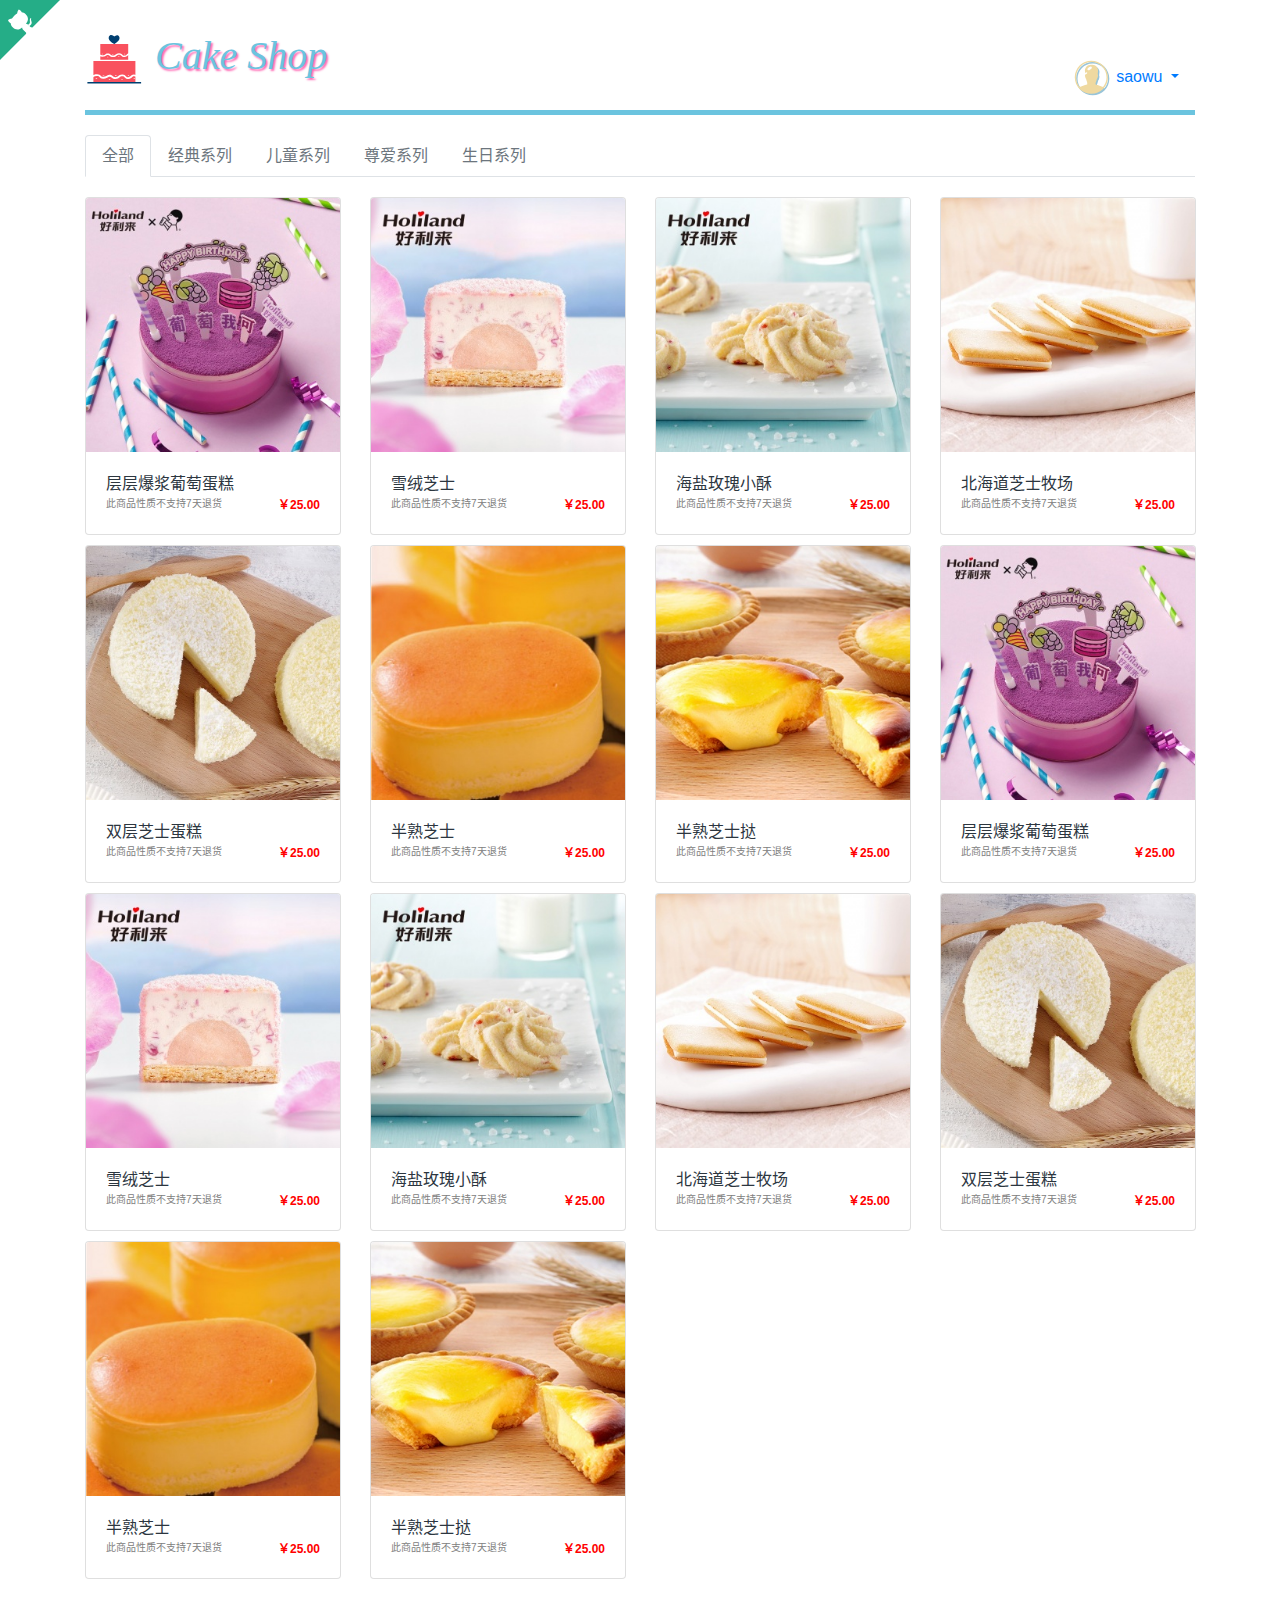
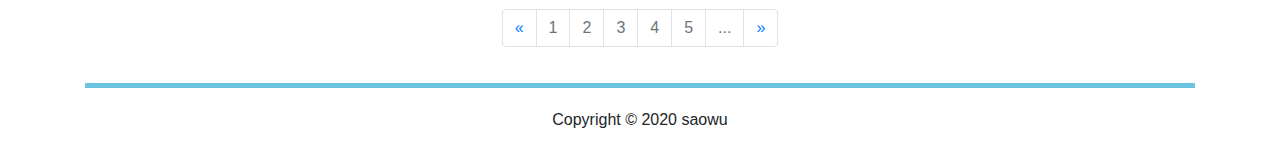
<file: cakes.html>
<!DOCTYPE html>
<html lang="zh-CN">
<head>
    <meta charset="UTF-8">
    <meta http-equiv="X-UA-Compatible" content="IE=edge">
    <meta name="viewport" content="width=device-width, initial-scale=1">
    <title>Cake Shop-全部产品</title>
    <link rel="stylesheet" href="css/bootstrap.min.css">
    <link rel="stylesheet" href="css/custom.css">
</head>
<body>
<!--头部-->
<header class="header-body">
    <div class="container">
        <div class="row">
            <div class="col-lg-6 col-sm-12">
                <h1 class="header-title">
                    <a href="index.html" class="text-decoration-none text-reset">
                        <svg t="1584181062336" class="icon" viewBox="0 0 1024 1024" version="1.1"
                             xmlns="http://www.w3.org/2000/svg" p-id="949" width="60" height="60">
                            <path d="M143.36 527.36h716.8v358.4H143.36zM261.12 240.64h476.16v266.24H261.12z"
                                  fill="#F9515E"
                                  p-id="950"></path>
                            <path d="M733.184 837.12c-27.648 0-41.984-14.336-54.272-26.112-11.776-11.776-20.992-20.48-43.008-20.48-24.064 0.512-34.816 9.216-48.128 19.968-15.36 12.288-33.28 26.112-68.608 25.6-35.84-1.024-52.736-14.848-66.56-26.624-10.752-9.216-17.408-14.848-33.792-13.312-15.872 1.536-20.48 5.12-28.16 10.752-11.776 9.216-26.624 20.48-72.704 23.04-42.496 2.56-57.856-10.752-72.192-27.136-8.704-10.24-15.36-17.408-39.936-17.408-54.784-1.024-70.656 25.6-71.68 26.624l-27.136-14.848c1.024-2.048 24.064-44.032 98.816-43.008 37.888 0.512 51.712 15.872 62.464 28.16 9.728 10.752 16.384 18.432 47.616 16.896 36.864-2.048 46.08-9.728 55.808-16.896 9.216-7.168 19.456-14.848 44.032-16.896 28.672-2.56 43.008 9.728 55.808 20.48 11.776 10.24 22.016 18.944 47.104 19.456 24.576 0.512 35.328-8.192 48.64-18.944 14.336-11.776 32.256-26.112 67.072-26.624 35.328-1.024 51.712 15.872 65.024 29.184 12.8 12.8 20.48 20.48 43.52 16.384 24.576-4.096 31.744-12.8 40.448-22.528 9.728-10.752 20.992-24.576 52.224-24.064 54.784 1.024 84.992 41.984 86.528 44.032l-24.576 17.92c-1.024-1.024-23.04-30.208-61.952-31.232-16.384 0-19.968 4.096-28.16 13.312-9.728 11.264-23.04 26.624-58.368 32.768-5.632 1.024-10.752 1.536-15.872 1.536zM668.672 462.848c-24.064 0-36.864-12.8-47.616-23.04-10.752-10.24-18.944-18.944-38.912-18.432-21.504 0.512-31.744 8.704-43.52 17.92-13.824 10.752-29.184 23.04-60.416 22.528-31.744-0.512-46.592-13.312-58.368-23.552-9.728-8.192-15.872-13.312-30.72-12.288-14.336 1.024-18.432 4.608-25.6 9.728-10.24 8.192-23.04 17.92-64 20.48-40.448 2.56-53.248-12.288-63.488-23.552-8.192-9.216-13.824-15.872-36.352-15.872-49.152-0.512-63.488 23.04-64.512 24.064L112.64 428.544c1.024-1.536 20.992-38.912 87.04-37.376 33.28 0.512 45.568 13.824 54.784 24.576 8.704 9.728 14.848 16.896 43.008 15.36 32.768-2.048 41.472-8.704 49.664-14.848 8.192-6.144 17.408-13.312 38.912-14.848 25.088-2.048 37.888 8.704 49.152 17.92 10.752 9.216 19.968 16.896 42.496 17.408 22.016 0.512 31.744-7.168 44.032-16.896 13.312-10.752 28.672-23.04 58.88-23.552 30.72-0.512 45.568 13.824 57.344 25.6 11.264 11.264 18.432 18.432 39.424 14.848 22.016-3.584 29.184-11.776 36.352-20.48 8.192-9.728 18.432-22.016 45.568-20.992 48.128 1.024 74.752 36.864 76.288 38.4l-20.48 14.848c-1.024-1.024-20.992-27.648-55.808-28.16-14.848-0.512-18.432 4.096-25.6 12.288-8.704 9.728-20.48 23.552-51.2 28.672-4.608 1.024-9.216 1.536-13.824 1.536z"
                                  fill="#FFFFFF" p-id="951"></path>
                            <path d="M40.96 885.76h916.48v25.6H40.96z" fill="#003F70" p-id="952"></path>
                            <path d="M401.92 841.728a17.408 5.632 0 1 0 34.816 0 17.408 5.632 0 1 0-34.816 0Z"
                                  fill="#FFFFFF" p-id="953"></path>
                            <path d="M297.984 772.608a17.408 5.632 0 1 0 34.816 0 17.408 5.632 0 1 0-34.816 0Z"
                                  fill="#FFFFFF" p-id="954"></path>
                            <path d="M177.152 824.32a17.408 5.632 0 1 0 34.816 0 17.408 5.632 0 1 0-34.816 0Z"
                                  fill="#FFFFFF" p-id="955"></path>
                            <path d="M507.904 776.192a17.92 6.144 0 1 0 35.84 0 17.92 6.144 0 1 0-35.84 0Z"
                                  fill="#FFFFFF"
                                  p-id="956"></path>
                            <path d="M617.472 841.728a14.336 5.632 0 1 0 28.672 0 14.336 5.632 0 1 0-28.672 0Z"
                                  fill="#FFFFFF" p-id="957"></path>
                            <path d="M727.04 778.24a14.336 5.632 0 1 0 28.672 0 14.336 5.632 0 1 0-28.672 0Z"
                                  fill="#FFFFFF"
                                  p-id="958"></path>
                            <path d="M825.344 829.952a14.336 5.632 0 1 0 28.672 0 14.336 5.632 0 1 0-28.672 0Z"
                                  fill="#FFFFFF" p-id="959"></path>
                            <path d="M283.136 408.576a12.288 5.12 0 1 0 24.576 0 12.288 5.12 0 1 0-24.576 0Z"
                                  fill="#FFFFFF"
                                  p-id="960"></path>
                            <path d="M375.296 460.8a12.288 5.12 0 1 0 24.576 0 12.288 5.12 0 1 0-24.576 0Z"
                                  fill="#FFFFFF"
                                  p-id="961"></path>
                            <path d="M461.824 414.208a12.288 5.12 0 1 0 24.576 0 12.288 5.12 0 1 0-24.576 0Z"
                                  fill="#FFFFFF"
                                  p-id="962"></path>
                            <path d="M565.76 449.536a11.776 5.12 0 1 0 23.552 0 11.776 5.12 0 1 0-23.552 0Z"
                                  fill="#FFFFFF"
                                  p-id="963"></path>
                            <path d="M733.184 461.312a11.776 5.12 0 1 0 23.552 0 11.776 5.12 0 1 0-23.552 0Z"
                                  fill="#FFFFFF"
                                  p-id="964"></path>
                            <path d="M664.064 409.088a11.776 5.12 0 1 0 23.552 0 11.776 5.12 0 1 0-23.552 0Z"
                                  fill="#FFFFFF"
                                  p-id="965"></path>
                            <path d="M584.192 113.664C617.984 173.056 496.128 240.64 496.128 240.64S381.952 180.736 407.04 117.248c26.624-67.584 93.184-4.608 93.184-4.608s54.272-51.2 83.968 1.024z"
                                  fill="#003F70" p-id="966"></path>
                        </svg>
                        Cake Shop
                    </a>
                </h1>
            </div>
            <div class="col-lg-6 col-md-12">
                <div class="header-link">
                    <a class="nav-link dropdown-toggle" href="#" role="button"
                       data-toggle="dropdown" aria-haspopup="true" aria-expanded="false">
                        <svg t="1584337883029" class="icon" viewBox="0 0 1024 1024" version="1.1"
                             xmlns="http://www.w3.org/2000/svg" p-id="18422" width="40" height="40">
                            <path d="M530.988977 103.954053c-234.650967 0-424.842786 190.191819-424.842785 424.842786 0 234.655063 190.191819 424.842786 424.842785 424.842785s424.842786-190.187723 424.842786-424.842785c0-234.650967-190.190795-424.842786-424.842786-424.842786z m299.341066 673.602893c-38.480682-16.147695-130.136849-47.989505-187.150879-64.85904-4.839906-1.522517-5.600653-1.73139-5.600653-21.886573 0-16.628922 6.846721-33.364327 13.520406-47.540019 7.225559-15.418689 15.800598-41.315821 18.877374-64.547779 8.60678-9.991073 20.364055-29.699842 27.866063-67.245717 6.603036-33.123714 3.526261-45.153343-0.86416-56.493896-0.449486-1.17542-0.934807-2.350841-1.246068-3.526261-1.660742-7.746716 0.58771-48.091894 6.259011-79.381829 3.905099-21.471899-1.002384-67.143328-30.528165-104.897052-18.671573-23.85448-54.418481-53.176508-119.660454-57.254644l-35.785816 0.035836c-64.133105 4.043323-99.848273 33.364327-118.516774 57.218808-29.593358 37.754747-34.503912 83.425152-30.564001 104.897052 5.671301 31.289936 7.951493 71.635113 6.290752 79.243604-0.343002 1.313645-0.828323 2.489065-1.313645 3.664486-4.354584 11.33953-7.466172 23.370183-0.828323 56.493896 7.537844 37.545875 19.224471 57.254643 27.866063 67.245717 3.040939 23.231958 11.615979 49.12909 18.877373 64.547779 5.324204 11.272977 7.778457 26.588254 7.778457 48.265954 0 20.123442-0.725935 20.399891-5.289392 21.815924-58.706513 17.323116-151.984514 51.066281-186.767946 66.279169-57.286384-67.833427-92.000192-155.304974-92.000191-250.834498 0-214.736398 174.702481-389.438879 389.438878-389.438879s389.438879 174.702481 389.438879 389.438879c0.002048 94.491305-33.879342 181.201081-90.096789 248.759083z"
                                  fill="#98C4D8" p-id="18423"></path>
                            <path d="M495.586094 68.550146C260.934103 68.550146 70.743309 258.741965 70.743309 493.392932c0 234.655063 190.191819 424.842786 424.842785 424.842786S920.42888 728.047995 920.42888 493.392932c0-234.650967-190.191819-424.842786-424.842786-424.842786z m299.340042 673.602893c-38.479658-16.147695-130.136849-47.989505-187.149855-64.85904-4.839906-1.522517-5.600653-1.73139-5.600653-21.886573 0-16.628922 6.846721-33.364327 13.520406-47.540019 7.225559-15.418689 15.800598-41.315821 18.877374-64.547779 8.60678-9.991073 20.364055-29.699842 27.866063-67.245716 6.603036-33.123714 3.526261-45.153343-0.864159-56.493897-0.449486-1.17542-0.934807-2.350841-1.246069-3.526261-1.660742-7.746716 0.58771-48.091894 6.259011-79.381829 3.905099-21.471899-1.002384-67.143328-30.528165-104.897052-18.671573-23.85448-54.418481-53.176508-119.660454-57.254643l-35.785816 0.035836c-64.133105 4.043323-99.848273 33.364327-118.516774 57.218807-29.593358 37.754747-34.503912 83.425152-30.564001 104.897052 5.671301 31.289936 7.951493 71.635113 6.290752 79.243604-0.343002 1.313645-0.828323 2.489065-1.313645 3.664486-4.354584 11.33953-7.466172 23.370183-0.828323 56.493897 7.537844 37.545875 19.224471 57.254643 27.866063 67.245716 3.040939 23.231958 11.615979 49.12909 18.877373 64.547779 5.324204 11.272977 7.778457 26.588254 7.778457 48.265954 0 20.123442-0.725935 20.399891-5.289391 21.815925-58.706513 17.323116-151.984514 51.066281-186.767946 66.279168-57.286384-67.833427-92.000192-155.304974-92.000192-250.834498 0-214.736398 174.702481-389.438879 389.438878-389.438879S885.024973 278.656534 885.024973 493.392932c0 94.492329-33.881389 181.203129-90.098837 248.760107z"
                                  fill="#EFD9A0" p-id="18424"></path>
                            <path d="M395.178373 303.920206a31.851025 67.683939 55.515 1 0 111.580283-76.644002 31.851025 67.683939 55.515 1 0-111.580283 76.644002Z"
                                  fill="#FEFEFE" p-id="18425"></path>
                            <path d="M326.782266 415.305922a21.234358 37.15987 55.515 1 0 61.259862-42.079128 21.234358 37.15987 55.515 1 0-61.259862 42.079128Z"
                                  fill="#FEFEFE" p-id="18426"></path>
                        </svg>
                        <span>saowu</span>
                    </a>
                    <div class="dropdown-menu">
                        <a class="dropdown-item" href="carts.html">
                            <svg t="1584338126176" class="icon" viewBox="0 0 1024 1024" version="1.1"
                                 xmlns="http://www.w3.org/2000/svg" p-id="19276" width="20" height="20">
                                <path d="M799.7 710.9H327c-14.5 0-26.9-10.4-29.5-24.6l-94.1-510.6h-88.2c-16.6 0-30-13.4-30-30s13.4-30 30-30h113.2c14.5 0 26.9 10.4 29.5 24.6L352 650.9h447.7c16.6 0 30 13.4 30 30s-13.4 30-30 30z"
                                      fill="#2854FD" p-id="19277"></path>
                                <path d="M668.5 565.2H303.8l-58.9-338.9h595.9c15.2 0 26.3 14.5 22.2 29.2l-57 205.3c-17.2 61.7-73.4 104.4-137.5 104.4z"
                                      fill="#7EC6FF" p-id="19278"></path>
                                <path d="M668.5 595.3h-390l-69.3-399h631.6c16.7 0 32.1 7.6 42.2 21 10.1 13.3 13.4 30.2 8.9 46.3l-57.1 205.3c-20.6 74.4-89 126.4-166.3 126.4z m-339.4-60.1h339.5c50.4 0 95-33.9 108.5-82.4l54.6-196.4h-551l48.4 278.8z"
                                      fill="#2854FD" p-id="19279"></path>
                                <path d="M391.8 822m-54.9 0a54.9 54.9 0 1 0 109.8 0 54.9 54.9 0 1 0-109.8 0Z"
                                      fill="#FFFFFF" p-id="19280"></path>
                                <path d="M391.8 907c-46.8 0-84.9-38.1-84.9-85 0-46.8 38.1-84.9 84.9-84.9s84.9 38.1 84.9 84.9c0.1 46.9-38 85-84.9 85z m0-109.8c-13.7 0-24.9 11.1-24.9 24.9 0 13.7 11.2 24.9 24.9 24.9s24.9-11.2 24.9-24.9c0-13.8-11.2-24.9-24.9-24.9z"
                                      fill="#2854FD" p-id="19281"></path>
                                <path d="M697.8 822m-54.9 0a54.9 54.9 0 1 0 109.8 0 54.9 54.9 0 1 0-109.8 0Z"
                                      fill="#FFFFFF" p-id="19282"></path>
                                <path d="M697.8 907c-46.8 0-84.9-38.1-84.9-85 0-46.8 38.1-84.9 84.9-84.9s84.9 38.1 84.9 84.9c0 46.9-38.1 85-84.9 85z m0-109.8c-13.7 0-24.9 11.1-24.9 24.9 0 13.7 11.2 24.9 24.9 24.9s24.9-11.2 24.9-24.9c0-13.8-11.2-24.9-24.9-24.9z"
                                      fill="#2854FD" p-id="19283"></path>
                                <path d="M833.7 373.3H683.2c-13.3 0-24-10.8-24-24 0-13.3 10.8-24 24-24h150.5c13.3 0 24 10.8 24 24 0.1 13.3-10.7 24-24 24z"
                                      fill="#2854FD" p-id="19284"></path>
                                <path d="M778.2 490.6H603.7c-13.3 0-24-10.8-24-24s10.8-24 24-24h174.6c13.3 0 24 10.8 24 24s-10.8 24-24.1 24z"
                                      fill="#2854FD" p-id="19285"></path>
                            </svg>
                            购物车
                        </a>
                        <div class="dropdown-divider"></div>
                        <a class="dropdown-item" href="oders.html">
                            <svg t="1584515265736" class="icon" viewBox="0 0 1024 1024" version="1.1"
                                 xmlns="http://www.w3.org/2000/svg" p-id="4555" width="20" height="20">
                                <path d="M802.816 1024H221.184c-64.256 0-116.48-52.224-116.48-116.48V214.016c0-64.256 52.224-116.48 116.48-116.48h10.752c21.248 0 38.4 17.152 38.4 38.4s-17.152 38.4-38.4 38.4h-10.752c-22.016 0-39.68 17.664-39.68 39.68v693.504c0 21.76 17.92 39.68 39.68 39.68h581.888c22.016 0 39.68-17.664 39.68-39.68V214.016c0-21.76-17.92-39.68-39.68-39.68h-10.752c-21.248 0-38.4-17.152-38.4-38.4s17.152-38.4 38.4-38.4h10.752c64.256 0 116.48 52.224 116.48 116.48v693.504c0 64.256-52.224 116.48-116.736 116.48z"
                                      p-id="4556"></path>
                                <path d="M702.976 252.416H321.024C271.104 252.416 230.4 211.712 230.4 161.792V90.368C230.4 40.704 271.104 0 321.024 0h382.208C752.896 0 793.6 40.704 793.6 90.368v71.424c0 49.92-40.704 90.624-90.624 90.624zM321.024 76.8c-7.424 0-13.568 6.144-13.568 13.568v71.424c0 7.424 6.144 13.568 13.568 13.568h382.208c7.424 0 13.568-6.144 13.568-13.568V90.368c0-7.424-6.144-13.568-13.568-13.568H321.024z"
                                      fill="#FF4A1A" p-id="4557"></path>
                                <path d="M678.144 459.776H345.856c-21.248 0-38.4-17.152-38.4-38.4s17.152-38.4 38.4-38.4h332.288c21.248 0 38.4 17.152 38.4 38.4s-17.152 38.4-38.4 38.4zM678.144 619.008H345.856c-21.248 0-38.4-17.152-38.4-38.4s17.152-38.4 38.4-38.4h332.288c21.248 0 38.4 17.152 38.4 38.4s-17.152 38.4-38.4 38.4zM678.144 778.496H345.856c-21.248 0-38.4-17.152-38.4-38.4s17.152-38.4 38.4-38.4h332.288c21.248 0 38.4 17.152 38.4 38.4s-17.152 38.4-38.4 38.4z"
                                      p-id="4558"></path>
                            </svg>
                            订单中心
                        </a>
                        <div class="dropdown-divider"></div>
                        <a class="dropdown-item" href="#">
                            <svg t="1584194257402" class="icon" viewBox="0 0 1240 1024" version="1.1"
                                 xmlns="http://www.w3.org/2000/svg" p-id="7230" width="20" height="20">
                                <path d="M1240.032446 891.56841v22.604758c-0.51668 0.823459-1.453163 1.614626-1.501601 2.470377-1.727649 29.418478-15.887916 53.16962-34.552988 74.660287C1183.391381 1015.006536 1155.587529 1023.677075 1125.716955 1023.677075q-488.359653 0.581265-976.751599 0.177609c-13.869634 0-27.787706-0.629704-41.641194-1.614626-27.690829-1.969843-50.440903-12.012814-68.201784-35.279569-30.371107-39.719789-39.477595-82.200588-22.782367-129.460679a801.548577 801.548577 0 0 1 67.507495-145.316302c27.561659-46.049122 60.580752-87.964802 97.491093-126.812693 12.303447-12.917005 26.140788-24.413139 39.396864-36.409807a580.344873 580.344873 0 0 1 81.280252-60.516167 615.301517 615.301517 0 0 1 125.940795-60.273973c29.337747-10.172141 59.192174-18.794242 90.112254-22.604758 29.692964-3.649054 59.450514-7.104353 89.272648-9.429414 13.75661-1.065653 27.77156 0.484388 41.625048 1.420871 18.810388 1.2917 37.60463 2.841741 56.350433 4.843877 32.566998 3.439152 64.197513 11.302379 95.47281 20.812523a631.189432 631.189432 0 0 1 139.035409 61.355773 601.819393 601.819393 0 0 1 115.913971 88.239288A790.908195 790.908195 0 0 1 1117.320902 641.091543a591.760276 591.760276 0 0 1 49.294519 70.607577c16.90513 28.80492 31.630515 58.998419 45.564734 89.385672 8.815856 19.246337 14.838409 39.832813 21.313058 60.080218 3.164666 9.83307 4.424074 20.263551 6.539233 30.4034z m-657.620853 53.282644C471.745156 921.955663 390.125833 818.716504 403.97932 704.75623c12.464909-102.399554 97.442654-184.82619 202.990729-192.237322 62.324547-4.391782 117.786936 15.936354 163.174061 59.030712 42.852163 40.656272 65.473067 92.033658 67.394472 150.919053 1.759942 53.702447-15.936354 101.576095-50.279441 143.330313s-77.711929 67.168424-129.945067 79.116653h8.832002q211.919608 0 423.806923 0.096878a233.571737 233.571737 0 0 1 27.884583 1.921404c8.073128 1.001068 16.25928 0.371364 22.16881-4.843877a61.501088 61.501088 0 0 0 20.990132-41.415146c1.16253-12.803981-5.877237-23.250608-9.461706-34.746742a559.709958 559.709958 0 0 0-58.659347-128.282003c-25.285037-40.914612-54.299858-79.019776-90.176839-111.409165-20.085942-18.099953-40.640126-35.828542-62.066207-52.313869-37.136388-28.627312-78.470803-50.618512-122.001109-67.814274-33.907137-13.417539-68.847635-24.75221-105.338173-29.466917-28.352825-3.6652-56.770235-6.878305-85.236084-9.380975-10.269019-0.90419-20.796377 0.51668-31.146128 1.453163-21.910469 1.969843-44.192302 2.421938-65.586091 6.959037a773.518677 773.518677 0 0 0-87.189781 24.057921c-37.039511 12.545641-71.624791 30.774764-104.660031 51.764896a576.421333 576.421333 0 0 0-74.482678 56.511895c-27.012686 24.074067-52.717525 49.472128-73.982144 78.599974-20.473452 28.0299-39.41301 57.303062-57.270769 87.076757a469.064878 469.064878 0 0 0-48.939301 113.524325c-2.664132 9.380975-4.763145 19.375507 0.952629 28.514288 4.327197 6.910597 9.31639 13.401392 14.14412 19.972918 9.154927 12.448763 20.602622 17.16347 36.216051 12.771688a106.000169 106.000169 0 0 1 28.304387-3.374567q204.653792-0.306779 409.275292-0.145316zM765.332526 735.918504c0-4.843877 0.984922-11.722182-0.161463-18.245269-6.458502-36.474392-22.136517-67.814274-51.328947-91.743026-34.988936-28.772628-74.934773-39.913544-119.223953-32.712314-38.751014 6.29704-71.043526 24.703771-95.166032 56.511895-18.293708 24.138652-25.624108 52.055529-25.834009 81.457861-0.080731 14.725385 3.358421 29.983597 7.960104 44.111571 14.53163 44.822006 45.209516 74.934773 89.046601 91.597709 31.04925 11.802913 62.970398 11.399257 94.600912 3.439152 28.708043-7.217376 53.557131-22.104224 71.980009-45.484002 19.859895-25.317329 29.466917-54.574345 28.126778-88.933577z"
                                      fill="#333333" p-id="7231"></path>
                                <path d="M0 368.429721v-95.262909c5.312118-14.40246 12.319593-27.981461 23.476656-38.605697 15.629576-14.886848 31.646661-29.386186 48.099696-43.336551C107.517917 160.740433 147.124683 135.519981 188.394513 113.028247c35.683225-19.375507 73.174831-34.875913 111.279995-48.923155 43.691768-16.146256 87.36739-32.066464 132.964416-41.738071C461.992818 16.150712 491.669636 11.306835 521.3626 6.947346c21.765153-3.229251 43.756353-5.957968 65.699115-6.345478 44.644397-0.791167 89.369526-1.856819 133.836315 4.504805 20.667207 2.970911 41.592755 4.407928 62.033914 8.428346 47.211652 9.31639 93.648284 21.264619 138.938532 38.153602 49.310665 18.406732 99.202596 35.408739 144.395965 62.970398 24.477724 14.951433 48.697108 30.419546 72.238349 46.824142 17.760881 12.335739 34.617572 26.092349 51.280508 39.92969a270.417492 270.417492 0 0 1 27.448635 26.705907c11.593012 12.820127 18.471317 28.352825 22.717782 45.048054v95.262909c-0.581265 3.778224-0.984922 7.58874-1.759942 11.30238-5.295972 25.575669-14.095681 49.778907-30.92008 70.07475-16.469181 19.876041-36.506684 33.535773-63.955319 33.358164-50.570073-0.355218-101.156293 0-151.774805-0.25834-5.635043 0-12.045107-0.742728-16.775959-3.455299-14.321729-8.23459-28.191363-17.276494-41.802657-26.657468-6.458502-4.407928-13.352954-9.31639-17.42181-15.694161-12.917005-20.069796-17.308786-43.013625-17.760881-66.457988-0.64585-33.067532-0.161463-66.199649-0.161463-99.251035 0-5.134509-0.209901-10.414335-5.893383-12.497202-18.245269-6.716842-36.361368-13.853487-54.89727-19.504677-34.988936-10.656529-70.268505-20.263551-106.759043-24.445431-22.863098-2.63184-45.677758-7.023621-68.589295-7.621033-44.563666-1.16253-89.256502-1.937551-133.481097 6.054846-22.604758 4.085003-45.564734 6.329332-67.555934 12.384178-33.907137 9.348682-66.877792 21.716714-100.558881 31.759685-8.702832 2.583401-9.590876 7.136645-9.687754 14.354022-0.371364 37.297851 0 74.627994-2.050574 111.828967-0.871898 15.387382-6.087138 30.936226-11.657597 45.532442-6.458502 16.969715-22.007347 26.689761-35.3603 38.056725-14.40246 12.222716-30.677886 16.146256-49.262227 15.968647-47.324676-0.597411-94.681644-0.096878-142.087051-0.339072a58.998419 58.998419 0 0 1-17.018153-2.906326c-35.667079-11.060185-58.627055-37.136388-76.339498-67.95959C8.928879 398.816975 5.392849 383.058229 0 368.429721z m1068.30087 35.521763c24.49387 0 48.971594-0.145316 73.465464 0.12917 4.746999 0 7.249669-1.614626 9.235658-5.667335a99.70313 99.70313 0 0 0 9.816923-41.980266c0.371364-21.781299-0.468241-43.594891 0.322926-65.360043 0.419803-11.415403-1.808381-19.133313-12.158131-26.35069-30.500277-21.296911-59.385929-44.886591-89.805475-66.296526-25.39806-17.873905-51.797189-34.375379-78.293194-50.618512-17.066592-10.559651-34.32694-21.264619-52.814403-28.627311-50.876852-20.247405-103.10999-36.619708-157.506726-44.531374-35.053521-5.102217-70.236213-10.640383-105.548074-12.481056-40.785442-2.131306-81.861517-1.840673-122.501643 4.375636-30.241937 4.617829-60.726068 8.202298-90.499764 14.951432-51.668019 11.689889-101.721412 28.659604-149.142964 52.620648-27.787706 14.047243-55.639998 28.094485-82.458929 43.885523-27.868438 16.420742-55.010294 34.230062-81.538592 52.749818-19.246337 13.465977-37.136388 28.950237-55.268633 43.90167a13.950365 13.950365 0 0 0-4.294904 9.526291c-0.355218 23.944897-0.209901 47.905941-0.145317 71.850838a14.095681 14.095681 0 0 0 1.001068 6.184016c6.0387 12.206569 12.464909 24.219384 18.439024 36.442099 2.24433 4.56939 5.425142 5.489727 10.22058 5.473581 46.824142-0.177609 93.648284-0.096878 140.472426-0.113024 9.590876 0 26.722053-13.805049 28.304386-23.331339A120.612531 120.612531 0 0 0 279.330226 361.680587c0.161463-32.018025 0-64.036051 0.113023-96.054076a65.63453 65.63453 0 0 1 0.855752-8.702832c2.712571-19.375507 11.302379-36.216052 23.928751-50.731536 6.458502-7.524155 14.127974-15.597283 22.976122-19.375507 23.654265-10.059117 48.002819-18.681218 72.528981-26.463713 33.907137-10.73726 68.201785-19.779163 103.513646-24.445431 25.430353-3.342275 50.828413-8.444492 76.339498-9.203366 45.903805-1.388578 92.033658-2.3735 137.533807 6.022553 26.673615 4.843877 53.670154 8.557516 79.859381 15.355089 30.677886 7.960104 60.822946 18.326 90.919566 28.498142a169.245053 169.245053 0 0 1 35.812396 16.146256c30.258083 19.004143 45.58088 46.824142 45.209516 82.959462-0.274486 27.448635 0.548973 54.89727-0.25834 82.345905-0.532826 18.261415 9.154927 31.04925 19.940626 43.59489 1.501602 1.759942 5.247533 2.212037 7.960104 2.24433 23.880312 0.161463 47.792917 0.080731 71.737815 0.080731z"
                                      fill="#333333" p-id="7232"></path>
                                <path d="M1068.30087 403.951484c-23.944897 0-47.889795 0-71.834693-0.080731-2.712571 0-6.458502-0.484388-7.960104-2.24433-10.785699-12.545641-20.473452-25.333475-19.940626-43.59489 0.807313-27.448635 0-54.89727 0.258341-82.345905 0.38751-36.183759-14.935287-63.955319-45.209517-82.959462a169.245053 169.245053 0 0 0-35.812395-16.146256c-30.096621-10.172141-60.209388-20.538037-90.919567-28.498142-26.189227-6.797574-53.185767-10.446628-79.859381-15.355089-45.548588-8.396053-91.630002-7.411131-137.533807-6.022553-25.511084 0.758874-50.909145 5.861091-76.339497 9.203366-35.311861 4.666268-69.671094 13.708171-103.513646 24.445431-24.526163 7.782495-48.874716 16.404596-72.528981 26.463713-8.848148 3.745931-16.453035 11.819059-22.976123 19.375507-12.561787 14.53163-21.21618 31.339883-23.928751 50.731536a65.63453 65.63453 0 0 0-0.855751 8.702832c0 32.018025 0 64.036051-0.113024 96.054076a120.612531 120.612531 0 0 1-1.614626 18.987996c-1.614626 9.526291-18.71351 23.33134-28.304386 23.33134-46.824142 0-93.648284 0-140.472426 0.113024-4.843877 0-7.97625-0.90419-10.220579-5.473581-5.974115-12.238862-12.400324-24.219384-18.439025-36.442099a14.095681 14.095681 0 0 1-1.001067-6.184016c0-23.944897-0.209901-47.905941 0.145316-71.850839a13.950365 13.950365 0 0 1 4.294904-9.461705C101.721412 259.700835 119.627609 244.216576 138.8578 230.750598c26.528298-18.519755 53.670154-36.329076 81.538592-52.749818 26.818931-15.791038 54.671222-29.838281 82.458928-43.885523C350.276874 110.154214 400.427144 93.184499 452.095163 81.494609c29.773696-6.749135 60.257827-10.333604 90.499764-14.951432 40.640126-6.216308 81.716201-6.458502 122.501642-4.375636 35.311861 1.840673 70.494553 7.378839 105.548075 12.481056 54.396736 7.911665 106.565288 24.219384 157.506725 44.531374 18.406732 7.362693 35.667079 18.06766 52.733672 28.562726 26.496006 16.243133 52.895134 32.744607 78.293194 50.618512 30.419546 21.409935 59.305198 44.999615 89.805475 66.296526 10.34975 7.217376 12.577933 14.935287 12.158131 26.35069-0.791167 21.765153 0 43.594891-0.322926 65.360043a99.70313 99.70313 0 0 1-9.816923 41.980266c-1.985989 4.101149-4.488659 5.731921-9.235658 5.667335-24.445431-0.209901-48.971594-0.064585-73.465464-0.064585z"
                                      fill="#FF505E" p-id="7233"></path>
                            </svg>
                            188-8888-8888
                        </a>
                        <div class="dropdown-divider"></div>
                        <a class="dropdown-item" href="#">
                            <svg t="1584537471075" class="icon" viewBox="0 0 1024 1024" version="1.1"
                                 xmlns="http://www.w3.org/2000/svg" p-id="3135" width="20" height="20">
                                <path d="M512.099 127.99H128.165l-0.141 768.151 384.075-0.502V831.72l-320.062 0.242V191.784h320.062V127.99z m-25.168 0"
                                      p-id="3136" fill="#d81e06"></path>
                                <path d="M865.27 543.979l30.904-32.164-30.904-31.848-545.899-0.056v64.013z" p-id="3137"
                                      fill="#d81e06"></path>
                                <path d="M896.174 511.98L686.301 301.704l-45.138 45.189 209.873 210.276z" p-id="3138"
                                      fill="#d81e06"></path>
                                <path d="M851.036 466.913L641.245 677.107l45.138 45.189 209.791-210.193zM512.099 127.99h64.012v192.233h-64.012zM511.333 704.223h64.779v191.416h-64.779z"
                                      p-id="3139" fill="#d81e06"></path>
                            </svg>
                            登出
                        </a>
                    </div>
                </div>
            </div>
        </div>
    </div>
</header>

<!--主体-->
<div class="container div-margin">
    <hr>
    <ul class="nav nav-tabs">
        <li class="nav-item">
            <a class="nav-link text-secondary active" data-toggle="tab" href="#">全部</a>
        </li>
        <li class="nav-item">
            <a class="nav-link text-secondary" data-toggle="tab" href="#">经典系列</a>
        </li>
        <li class="nav-item">
            <a class="nav-link text-secondary" data-toggle="tab" href="#">儿童系列</a>
        </li>
        <li class="nav-item">
            <a class="nav-link text-secondary" data-toggle="tab" href="#">尊爱系列</a>
        </li>
        <li class="nav-item">
            <a class="nav-link text-secondary" data-toggle="tab" href="#">生日系列</a>
        </li>
    </ul>
    <div class="row div-margin">
        <div class="col-lg-3 col-md-4 col-sm-6">
            <a href="details.html" class="text-decoration-none text-reset">
                <div class="card series">
                    <img src="img/1218_G_1576033915582.jpg"
                         class="card-img-top"
                         alt="...">
                    <div class="card-body">
                        <div class="cake-title">层层爆浆葡萄蛋糕</div>
                        <div class="cake-body">此商品性质不支持7天退货<strong>￥25.00</strong></div>
                    </div>
                </div>
            </a>
        </div>
        <div class="col-lg-3 col-md-4 col-sm-6">
            <a href="details.html" class="text-decoration-none text-reset">
                <div class="card series">
                    <img src="img/1144_G_1562475751584.jpg"
                         class="card-img-top"
                         alt="...">
                    <div class="card-body">
                        <div class="cake-title">雪绒芝士</div>
                        <div class="cake-body">此商品性质不支持7天退货<strong>￥25.00</strong></div>
                    </div>
                </div>
            </a>
        </div>
        <div class="col-lg-3 col-md-4 col-sm-6">
            <a href="details.html" class="text-decoration-none text-reset">
                <div class="card series">
                    <img src="img/1117_G_1555527068773.jpg"
                         class="card-img-top"
                         alt="...">
                    <div class="card-body">
                        <div class="cake-title">海盐玫瑰小酥</div>
                        <div class="cake-body">此商品性质不支持7天退货<strong>￥25.00</strong></div>
                    </div>
                </div>
            </a>
        </div>
        <div class="col-lg-3 col-md-4 col-sm-6">
            <a href="details.html" class="text-decoration-none text-reset">
                <div class="card series">
                    <img src="img/931_G_1536033688718.jpg"
                         class="card-img-top"
                         alt="...">
                    <div class="card-body">
                        <div class="cake-title">北海道芝士牧场</div>
                        <div class="cake-body">此商品性质不支持7天退货<strong>￥25.00</strong></div>
                    </div>
                </div>
            </a>
        </div>

        <div class="col-lg-3 col-md-4 col-sm-6">
            <a href="details.html" class="text-decoration-none text-reset">
                <div class="card series">
                    <img src="img/448_G_1479602127024.jpg"
                         class="card-img-top"
                         alt="...">
                    <div class="card-body">
                        <div class="cake-title">双层芝士蛋糕</div>
                        <div class="cake-body">此商品性质不支持7天退货<strong>￥25.00</strong></div>
                    </div>
                </div>
            </a>
        </div>
        <div class="col-lg-3 col-md-4 col-sm-6">
            <a href="details.html" class="text-decoration-none text-reset">
                <div class="card series">
                    <img src="img/60_G_1456897858255.jpg"
                         class="card-img-top"
                         alt="...">
                    <div class="card-body">
                        <div class="cake-title">半熟芝士</div>
                        <div class="cake-body">此商品性质不支持7天退货<strong>￥25.00</strong></div>
                    </div>
                </div>
            </a>
        </div>
        <div class="col-lg-3 col-md-4 col-sm-6">
            <a href="details.html" class="text-decoration-none text-reset">
                <div class="card series">
                    <img src="img/564_G_1487032606439.jpg"
                         class="card-img-top"
                         alt="...">
                    <div class="card-body">
                        <div class="cake-title">半熟芝士挞</div>
                        <div class="cake-body">此商品性质不支持7天退货<strong>￥25.00</strong></div>
                    </div>
                </div>
            </a>
        </div>
        <div class="col-lg-3 col-md-4 col-sm-6">
            <a href="details.html" class="text-decoration-none text-reset">
                <div class="card series">
                    <img src="img/1218_G_1576033915582.jpg"
                         class="card-img-top"
                         alt="...">
                    <div class="card-body">
                        <div class="cake-title">层层爆浆葡萄蛋糕</div>
                        <div class="cake-body">此商品性质不支持7天退货<strong>￥25.00</strong></div>
                    </div>
                </div>
            </a>
        </div>
        <div class="col-lg-3 col-md-4 col-sm-6">
            <a href="details.html" class="text-decoration-none text-reset">
                <div class="card series">
                    <img src="img/1144_G_1562475751584.jpg"
                         class="card-img-top"
                         alt="...">
                    <div class="card-body">
                        <div class="cake-title">雪绒芝士</div>
                        <div class="cake-body">此商品性质不支持7天退货<strong>￥25.00</strong></div>
                    </div>
                </div>
            </a>
        </div>
        <div class="col-lg-3 col-md-4 col-sm-6">
            <a href="details.html" class="text-decoration-none text-reset">
                <div class="card series">
                    <img src="img/1117_G_1555527068773.jpg"
                         class="card-img-top"
                         alt="...">
                    <div class="card-body">
                        <div class="cake-title">海盐玫瑰小酥</div>
                        <div class="cake-body">此商品性质不支持7天退货<strong>￥25.00</strong></div>
                    </div>
                </div>
            </a>
        </div>
        <div class="col-lg-3 col-md-4 col-sm-6">
            <a href="details.html" class="text-decoration-none text-reset">
                <div class="card series">
                    <img src="img/931_G_1536033688718.jpg"
                         class="card-img-top"
                         alt="...">
                    <div class="card-body">
                        <div class="cake-title">北海道芝士牧场</div>
                        <div class="cake-body">此商品性质不支持7天退货<strong>￥25.00</strong></div>
                    </div>
                </div>
            </a>
        </div>

        <div class="col-lg-3 col-md-4 col-sm-6">
            <a href="details.html" class="text-decoration-none text-reset">
                <div class="card series">
                    <img src="img/448_G_1479602127024.jpg"
                         class="card-img-top"
                         alt="...">
                    <div class="card-body">
                        <div class="cake-title">双层芝士蛋糕</div>
                        <div class="cake-body">此商品性质不支持7天退货<strong>￥25.00</strong></div>
                    </div>
                </div>
            </a>
        </div>
        <div class="col-lg-3 col-md-4 col-sm-6">
            <a href="details.html" class="text-decoration-none text-reset">
                <div class="card series">
                    <img src="img/60_G_1456897858255.jpg"
                         class="card-img-top"
                         alt="...">
                    <div class="card-body">
                        <div class="cake-title">半熟芝士</div>
                        <div class="cake-body">此商品性质不支持7天退货<strong>￥25.00</strong></div>
                    </div>
                </div>
            </a>
        </div>
        <div class="col-lg-3 col-md-4 col-sm-6">
            <a href="details.html" class="text-decoration-none text-reset">
                <div class="card series">
                    <img src="img/564_G_1487032606439.jpg"
                         class="card-img-top"
                         alt="...">
                    <div class="card-body">
                        <div class="cake-title">半熟芝士挞</div>
                        <div class="cake-body">此商品性质不支持7天退货<strong>￥25.00</strong></div>
                    </div>
                </div>
            </a>
        </div>
    </div>
    <!--    分页   -->
    <div class="row div-margin">
        <div class="col-12">
            <nav aria-label="Page navigation example">
                <ul class="pagination justify-content-center">
                    <li class="page-item">
                        <a class="page-link" href="#" aria-label="Previous">
                            <span aria-hidden="true">&laquo;</span>
                        </a>
                    </li>
                    <li class="page-item"><a class="page-link text-muted" href="#">1</a></li>
                    <li class="page-item"><a class="page-link text-muted" href="#">2</a></li>
                    <li class="page-item"><a class="page-link text-muted" href="#">3</a></li>
                    <li class="page-item"><a class="page-link text-muted" href="#">4</a></li>
                    <li class="page-item"><a class="page-link text-muted" href="#">5</a></li>
                    <li class="page-item"><a class="page-link text-muted" href="#">...</a></li>
                    <li class="page-item">
                        <a class="page-link" href="#" aria-label="Next">
                            <span aria-hidden="true">&raquo;</span>
                        </a>
                    </li>
                </ul>
            </nav>
        </div>
    </div>
</div>

<!-- 回到顶部-->
<div class="float-bar vm_" id="top-icon" style="visibility:hidden">
    <div class="float-bar-item vm_" onclick="totop()"
         style="border-radius: 4px; border: 1px solid rgb(243, 244, 245);">
        <div class="float-bar-item-icon vm_">
            <svg t="1584178345280" class="icon" viewBox="0 0 1024 1024" version="1.1"
                 xmlns="http://www.w3.org/2000/svg" p-id="5525" width="36" height="36">
                <path d="M233.376 722.752L278.624 768 512 534.624 745.376 768l45.248-45.248L512 444.128zM192 352h640V288H192z"
                      fill="#a3a3ac" p-id="5526"></path>
            </svg>
        </div>
        <div class="float-bar-item-content vm_" style="bottom: 3px; padding: 10px 50px;">
            <div class="gray-c">回到顶部</div>
        </div>
    </div>
</div>

<!-- Fork me on GitHub -->
<a href="https://github.com/saowu/" target="_blank" class="github-corner" title="Fork me on GitHub">
    <svg width="60" height="60" viewBox="0 0 250 250"
         style=" color:#fff; z-index: 999; position: fixed; top: 0; border: 0; left: 0; transform: scale(-1, 1);"
         aria-hidden="true">
        <path d="M0,0 L115,115 L130,115 L142,142 L250,250 L250,0 Z"></path>
        <path d="M128.3,109.0 C113.8,99.7 119.0,89.6 119.0,89.6 C122.0,82.7 120.5,78.6 120.5,78.6 C119.2,72.0 123.4,76.3 123.4,76.3 C127.3,80.9 125.5,87.3 125.5,87.3 C122.9,97.6 130.6,101.9 134.4,103.2"
              fill="currentColor" style="transform-origin: 130px 106px;" class="octo-arm"></path>
        <path d="M115.0,115.0 C114.9,115.1 118.7,116.5 119.8,115.4 L133.7,101.6 C136.9,99.2 139.9,98.4 142.2,98.6 C133.8,88.0 127.5,74.4 143.8,58.0 C148.5,53.4 154.0,51.2 159.7,51.0 C160.3,49.4 163.2,43.6 171.4,40.1 C171.4,40.1 176.1,42.5 178.8,56.2 C183.1,58.6 187.2,61.8 190.9,65.4 C194.5,69.0 197.7,73.2 200.1,77.6 C213.8,80.2 216.3,84.9 216.3,84.9 C212.7,93.1 206.9,96.0 205.4,96.6 C205.1,102.4 203.0,107.8 198.3,112.5 C181.9,128.9 168.3,122.5 157.7,114.1 C157.9,116.9 156.7,120.9 152.7,124.9 L141.0,136.5 C139.8,137.7 141.6,141.9 141.8,141.8 Z"
              fill="currentColor" class="octo-body"></path>
    </svg>
</a>

<!--悬浮我的信息-->
<div class="suspension">
    <a class="nav-link dropdown-toggle" href="#" role="button"
       data-toggle="dropdown" aria-haspopup="true" aria-expanded="false">
        <svg t="1584337883029" class="icon" viewBox="0 0 1024 1024" version="1.1"
             xmlns="http://www.w3.org/2000/svg" p-id="18422" width="40" height="40">
            <path d="M530.988977 103.954053c-234.650967 0-424.842786 190.191819-424.842785 424.842786 0 234.655063 190.191819 424.842786 424.842785 424.842785s424.842786-190.187723 424.842786-424.842785c0-234.650967-190.190795-424.842786-424.842786-424.842786z m299.341066 673.602893c-38.480682-16.147695-130.136849-47.989505-187.150879-64.85904-4.839906-1.522517-5.600653-1.73139-5.600653-21.886573 0-16.628922 6.846721-33.364327 13.520406-47.540019 7.225559-15.418689 15.800598-41.315821 18.877374-64.547779 8.60678-9.991073 20.364055-29.699842 27.866063-67.245717 6.603036-33.123714 3.526261-45.153343-0.86416-56.493896-0.449486-1.17542-0.934807-2.350841-1.246068-3.526261-1.660742-7.746716 0.58771-48.091894 6.259011-79.381829 3.905099-21.471899-1.002384-67.143328-30.528165-104.897052-18.671573-23.85448-54.418481-53.176508-119.660454-57.254644l-35.785816 0.035836c-64.133105 4.043323-99.848273 33.364327-118.516774 57.218808-29.593358 37.754747-34.503912 83.425152-30.564001 104.897052 5.671301 31.289936 7.951493 71.635113 6.290752 79.243604-0.343002 1.313645-0.828323 2.489065-1.313645 3.664486-4.354584 11.33953-7.466172 23.370183-0.828323 56.493896 7.537844 37.545875 19.224471 57.254643 27.866063 67.245717 3.040939 23.231958 11.615979 49.12909 18.877373 64.547779 5.324204 11.272977 7.778457 26.588254 7.778457 48.265954 0 20.123442-0.725935 20.399891-5.289392 21.815924-58.706513 17.323116-151.984514 51.066281-186.767946 66.279169-57.286384-67.833427-92.000192-155.304974-92.000191-250.834498 0-214.736398 174.702481-389.438879 389.438878-389.438879s389.438879 174.702481 389.438879 389.438879c0.002048 94.491305-33.879342 181.201081-90.096789 248.759083z"
                  fill="#98C4D8" p-id="18423"></path>
            <path d="M495.586094 68.550146C260.934103 68.550146 70.743309 258.741965 70.743309 493.392932c0 234.655063 190.191819 424.842786 424.842785 424.842786S920.42888 728.047995 920.42888 493.392932c0-234.650967-190.191819-424.842786-424.842786-424.842786z m299.340042 673.602893c-38.479658-16.147695-130.136849-47.989505-187.149855-64.85904-4.839906-1.522517-5.600653-1.73139-5.600653-21.886573 0-16.628922 6.846721-33.364327 13.520406-47.540019 7.225559-15.418689 15.800598-41.315821 18.877374-64.547779 8.60678-9.991073 20.364055-29.699842 27.866063-67.245716 6.603036-33.123714 3.526261-45.153343-0.864159-56.493897-0.449486-1.17542-0.934807-2.350841-1.246069-3.526261-1.660742-7.746716 0.58771-48.091894 6.259011-79.381829 3.905099-21.471899-1.002384-67.143328-30.528165-104.897052-18.671573-23.85448-54.418481-53.176508-119.660454-57.254643l-35.785816 0.035836c-64.133105 4.043323-99.848273 33.364327-118.516774 57.218807-29.593358 37.754747-34.503912 83.425152-30.564001 104.897052 5.671301 31.289936 7.951493 71.635113 6.290752 79.243604-0.343002 1.313645-0.828323 2.489065-1.313645 3.664486-4.354584 11.33953-7.466172 23.370183-0.828323 56.493897 7.537844 37.545875 19.224471 57.254643 27.866063 67.245716 3.040939 23.231958 11.615979 49.12909 18.877373 64.547779 5.324204 11.272977 7.778457 26.588254 7.778457 48.265954 0 20.123442-0.725935 20.399891-5.289391 21.815925-58.706513 17.323116-151.984514 51.066281-186.767946 66.279168-57.286384-67.833427-92.000192-155.304974-92.000192-250.834498 0-214.736398 174.702481-389.438879 389.438878-389.438879S885.024973 278.656534 885.024973 493.392932c0 94.492329-33.881389 181.203129-90.098837 248.760107z"
                  fill="#EFD9A0" p-id="18424"></path>
            <path d="M395.178373 303.920206a31.851025 67.683939 55.515 1 0 111.580283-76.644002 31.851025 67.683939 55.515 1 0-111.580283 76.644002Z"
                  fill="#FEFEFE" p-id="18425"></path>
            <path d="M326.782266 415.305922a21.234358 37.15987 55.515 1 0 61.259862-42.079128 21.234358 37.15987 55.515 1 0-61.259862 42.079128Z"
                  fill="#FEFEFE" p-id="18426"></path>
        </svg>
    </a>
    <div class="dropdown-menu">
        <a class="dropdown-item" href="carts.html">
            <svg t="1584338126176" class="icon" viewBox="0 0 1024 1024" version="1.1"
                 xmlns="http://www.w3.org/2000/svg" p-id="19276" width="20" height="20">
                <path d="M799.7 710.9H327c-14.5 0-26.9-10.4-29.5-24.6l-94.1-510.6h-88.2c-16.6 0-30-13.4-30-30s13.4-30 30-30h113.2c14.5 0 26.9 10.4 29.5 24.6L352 650.9h447.7c16.6 0 30 13.4 30 30s-13.4 30-30 30z"
                      fill="#2854FD" p-id="19277"></path>
                <path d="M668.5 565.2H303.8l-58.9-338.9h595.9c15.2 0 26.3 14.5 22.2 29.2l-57 205.3c-17.2 61.7-73.4 104.4-137.5 104.4z"
                      fill="#7EC6FF" p-id="19278"></path>
                <path d="M668.5 595.3h-390l-69.3-399h631.6c16.7 0 32.1 7.6 42.2 21 10.1 13.3 13.4 30.2 8.9 46.3l-57.1 205.3c-20.6 74.4-89 126.4-166.3 126.4z m-339.4-60.1h339.5c50.4 0 95-33.9 108.5-82.4l54.6-196.4h-551l48.4 278.8z"
                      fill="#2854FD" p-id="19279"></path>
                <path d="M391.8 822m-54.9 0a54.9 54.9 0 1 0 109.8 0 54.9 54.9 0 1 0-109.8 0Z"
                      fill="#FFFFFF" p-id="19280"></path>
                <path d="M391.8 907c-46.8 0-84.9-38.1-84.9-85 0-46.8 38.1-84.9 84.9-84.9s84.9 38.1 84.9 84.9c0.1 46.9-38 85-84.9 85z m0-109.8c-13.7 0-24.9 11.1-24.9 24.9 0 13.7 11.2 24.9 24.9 24.9s24.9-11.2 24.9-24.9c0-13.8-11.2-24.9-24.9-24.9z"
                      fill="#2854FD" p-id="19281"></path>
                <path d="M697.8 822m-54.9 0a54.9 54.9 0 1 0 109.8 0 54.9 54.9 0 1 0-109.8 0Z"
                      fill="#FFFFFF" p-id="19282"></path>
                <path d="M697.8 907c-46.8 0-84.9-38.1-84.9-85 0-46.8 38.1-84.9 84.9-84.9s84.9 38.1 84.9 84.9c0 46.9-38.1 85-84.9 85z m0-109.8c-13.7 0-24.9 11.1-24.9 24.9 0 13.7 11.2 24.9 24.9 24.9s24.9-11.2 24.9-24.9c0-13.8-11.2-24.9-24.9-24.9z"
                      fill="#2854FD" p-id="19283"></path>
                <path d="M833.7 373.3H683.2c-13.3 0-24-10.8-24-24 0-13.3 10.8-24 24-24h150.5c13.3 0 24 10.8 24 24 0.1 13.3-10.7 24-24 24z"
                      fill="#2854FD" p-id="19284"></path>
                <path d="M778.2 490.6H603.7c-13.3 0-24-10.8-24-24s10.8-24 24-24h174.6c13.3 0 24 10.8 24 24s-10.8 24-24.1 24z"
                      fill="#2854FD" p-id="19285"></path>
            </svg>
            购物车
        </a>
        <div class="dropdown-divider"></div>
        <a class="dropdown-item" href="oders.html">
            <svg t="1584515265736" class="icon" viewBox="0 0 1024 1024" version="1.1"
                 xmlns="http://www.w3.org/2000/svg" p-id="4555" width="20" height="20">
                <path d="M802.816 1024H221.184c-64.256 0-116.48-52.224-116.48-116.48V214.016c0-64.256 52.224-116.48 116.48-116.48h10.752c21.248 0 38.4 17.152 38.4 38.4s-17.152 38.4-38.4 38.4h-10.752c-22.016 0-39.68 17.664-39.68 39.68v693.504c0 21.76 17.92 39.68 39.68 39.68h581.888c22.016 0 39.68-17.664 39.68-39.68V214.016c0-21.76-17.92-39.68-39.68-39.68h-10.752c-21.248 0-38.4-17.152-38.4-38.4s17.152-38.4 38.4-38.4h10.752c64.256 0 116.48 52.224 116.48 116.48v693.504c0 64.256-52.224 116.48-116.736 116.48z"
                      p-id="4556"></path>
                <path d="M702.976 252.416H321.024C271.104 252.416 230.4 211.712 230.4 161.792V90.368C230.4 40.704 271.104 0 321.024 0h382.208C752.896 0 793.6 40.704 793.6 90.368v71.424c0 49.92-40.704 90.624-90.624 90.624zM321.024 76.8c-7.424 0-13.568 6.144-13.568 13.568v71.424c0 7.424 6.144 13.568 13.568 13.568h382.208c7.424 0 13.568-6.144 13.568-13.568V90.368c0-7.424-6.144-13.568-13.568-13.568H321.024z"
                      fill="#FF4A1A" p-id="4557"></path>
                <path d="M678.144 459.776H345.856c-21.248 0-38.4-17.152-38.4-38.4s17.152-38.4 38.4-38.4h332.288c21.248 0 38.4 17.152 38.4 38.4s-17.152 38.4-38.4 38.4zM678.144 619.008H345.856c-21.248 0-38.4-17.152-38.4-38.4s17.152-38.4 38.4-38.4h332.288c21.248 0 38.4 17.152 38.4 38.4s-17.152 38.4-38.4 38.4zM678.144 778.496H345.856c-21.248 0-38.4-17.152-38.4-38.4s17.152-38.4 38.4-38.4h332.288c21.248 0 38.4 17.152 38.4 38.4s-17.152 38.4-38.4 38.4z"
                      p-id="4558"></path>
            </svg>
            订单中心
        </a>
        <div class="dropdown-divider"></div>
        <a class="dropdown-item" href="#">
            <svg t="1584194257402" class="icon" viewBox="0 0 1240 1024" version="1.1"
                 xmlns="http://www.w3.org/2000/svg" p-id="7230" width="20" height="20">
                <path d="M1240.032446 891.56841v22.604758c-0.51668 0.823459-1.453163 1.614626-1.501601 2.470377-1.727649 29.418478-15.887916 53.16962-34.552988 74.660287C1183.391381 1015.006536 1155.587529 1023.677075 1125.716955 1023.677075q-488.359653 0.581265-976.751599 0.177609c-13.869634 0-27.787706-0.629704-41.641194-1.614626-27.690829-1.969843-50.440903-12.012814-68.201784-35.279569-30.371107-39.719789-39.477595-82.200588-22.782367-129.460679a801.548577 801.548577 0 0 1 67.507495-145.316302c27.561659-46.049122 60.580752-87.964802 97.491093-126.812693 12.303447-12.917005 26.140788-24.413139 39.396864-36.409807a580.344873 580.344873 0 0 1 81.280252-60.516167 615.301517 615.301517 0 0 1 125.940795-60.273973c29.337747-10.172141 59.192174-18.794242 90.112254-22.604758 29.692964-3.649054 59.450514-7.104353 89.272648-9.429414 13.75661-1.065653 27.77156 0.484388 41.625048 1.420871 18.810388 1.2917 37.60463 2.841741 56.350433 4.843877 32.566998 3.439152 64.197513 11.302379 95.47281 20.812523a631.189432 631.189432 0 0 1 139.035409 61.355773 601.819393 601.819393 0 0 1 115.913971 88.239288A790.908195 790.908195 0 0 1 1117.320902 641.091543a591.760276 591.760276 0 0 1 49.294519 70.607577c16.90513 28.80492 31.630515 58.998419 45.564734 89.385672 8.815856 19.246337 14.838409 39.832813 21.313058 60.080218 3.164666 9.83307 4.424074 20.263551 6.539233 30.4034z m-657.620853 53.282644C471.745156 921.955663 390.125833 818.716504 403.97932 704.75623c12.464909-102.399554 97.442654-184.82619 202.990729-192.237322 62.324547-4.391782 117.786936 15.936354 163.174061 59.030712 42.852163 40.656272 65.473067 92.033658 67.394472 150.919053 1.759942 53.702447-15.936354 101.576095-50.279441 143.330313s-77.711929 67.168424-129.945067 79.116653h8.832002q211.919608 0 423.806923 0.096878a233.571737 233.571737 0 0 1 27.884583 1.921404c8.073128 1.001068 16.25928 0.371364 22.16881-4.843877a61.501088 61.501088 0 0 0 20.990132-41.415146c1.16253-12.803981-5.877237-23.250608-9.461706-34.746742a559.709958 559.709958 0 0 0-58.659347-128.282003c-25.285037-40.914612-54.299858-79.019776-90.176839-111.409165-20.085942-18.099953-40.640126-35.828542-62.066207-52.313869-37.136388-28.627312-78.470803-50.618512-122.001109-67.814274-33.907137-13.417539-68.847635-24.75221-105.338173-29.466917-28.352825-3.6652-56.770235-6.878305-85.236084-9.380975-10.269019-0.90419-20.796377 0.51668-31.146128 1.453163-21.910469 1.969843-44.192302 2.421938-65.586091 6.959037a773.518677 773.518677 0 0 0-87.189781 24.057921c-37.039511 12.545641-71.624791 30.774764-104.660031 51.764896a576.421333 576.421333 0 0 0-74.482678 56.511895c-27.012686 24.074067-52.717525 49.472128-73.982144 78.599974-20.473452 28.0299-39.41301 57.303062-57.270769 87.076757a469.064878 469.064878 0 0 0-48.939301 113.524325c-2.664132 9.380975-4.763145 19.375507 0.952629 28.514288 4.327197 6.910597 9.31639 13.401392 14.14412 19.972918 9.154927 12.448763 20.602622 17.16347 36.216051 12.771688a106.000169 106.000169 0 0 1 28.304387-3.374567q204.653792-0.306779 409.275292-0.145316zM765.332526 735.918504c0-4.843877 0.984922-11.722182-0.161463-18.245269-6.458502-36.474392-22.136517-67.814274-51.328947-91.743026-34.988936-28.772628-74.934773-39.913544-119.223953-32.712314-38.751014 6.29704-71.043526 24.703771-95.166032 56.511895-18.293708 24.138652-25.624108 52.055529-25.834009 81.457861-0.080731 14.725385 3.358421 29.983597 7.960104 44.111571 14.53163 44.822006 45.209516 74.934773 89.046601 91.597709 31.04925 11.802913 62.970398 11.399257 94.600912 3.439152 28.708043-7.217376 53.557131-22.104224 71.980009-45.484002 19.859895-25.317329 29.466917-54.574345 28.126778-88.933577z"
                      fill="#333333" p-id="7231"></path>
                <path d="M0 368.429721v-95.262909c5.312118-14.40246 12.319593-27.981461 23.476656-38.605697 15.629576-14.886848 31.646661-29.386186 48.099696-43.336551C107.517917 160.740433 147.124683 135.519981 188.394513 113.028247c35.683225-19.375507 73.174831-34.875913 111.279995-48.923155 43.691768-16.146256 87.36739-32.066464 132.964416-41.738071C461.992818 16.150712 491.669636 11.306835 521.3626 6.947346c21.765153-3.229251 43.756353-5.957968 65.699115-6.345478 44.644397-0.791167 89.369526-1.856819 133.836315 4.504805 20.667207 2.970911 41.592755 4.407928 62.033914 8.428346 47.211652 9.31639 93.648284 21.264619 138.938532 38.153602 49.310665 18.406732 99.202596 35.408739 144.395965 62.970398 24.477724 14.951433 48.697108 30.419546 72.238349 46.824142 17.760881 12.335739 34.617572 26.092349 51.280508 39.92969a270.417492 270.417492 0 0 1 27.448635 26.705907c11.593012 12.820127 18.471317 28.352825 22.717782 45.048054v95.262909c-0.581265 3.778224-0.984922 7.58874-1.759942 11.30238-5.295972 25.575669-14.095681 49.778907-30.92008 70.07475-16.469181 19.876041-36.506684 33.535773-63.955319 33.358164-50.570073-0.355218-101.156293 0-151.774805-0.25834-5.635043 0-12.045107-0.742728-16.775959-3.455299-14.321729-8.23459-28.191363-17.276494-41.802657-26.657468-6.458502-4.407928-13.352954-9.31639-17.42181-15.694161-12.917005-20.069796-17.308786-43.013625-17.760881-66.457988-0.64585-33.067532-0.161463-66.199649-0.161463-99.251035 0-5.134509-0.209901-10.414335-5.893383-12.497202-18.245269-6.716842-36.361368-13.853487-54.89727-19.504677-34.988936-10.656529-70.268505-20.263551-106.759043-24.445431-22.863098-2.63184-45.677758-7.023621-68.589295-7.621033-44.563666-1.16253-89.256502-1.937551-133.481097 6.054846-22.604758 4.085003-45.564734 6.329332-67.555934 12.384178-33.907137 9.348682-66.877792 21.716714-100.558881 31.759685-8.702832 2.583401-9.590876 7.136645-9.687754 14.354022-0.371364 37.297851 0 74.627994-2.050574 111.828967-0.871898 15.387382-6.087138 30.936226-11.657597 45.532442-6.458502 16.969715-22.007347 26.689761-35.3603 38.056725-14.40246 12.222716-30.677886 16.146256-49.262227 15.968647-47.324676-0.597411-94.681644-0.096878-142.087051-0.339072a58.998419 58.998419 0 0 1-17.018153-2.906326c-35.667079-11.060185-58.627055-37.136388-76.339498-67.95959C8.928879 398.816975 5.392849 383.058229 0 368.429721z m1068.30087 35.521763c24.49387 0 48.971594-0.145316 73.465464 0.12917 4.746999 0 7.249669-1.614626 9.235658-5.667335a99.70313 99.70313 0 0 0 9.816923-41.980266c0.371364-21.781299-0.468241-43.594891 0.322926-65.360043 0.419803-11.415403-1.808381-19.133313-12.158131-26.35069-30.500277-21.296911-59.385929-44.886591-89.805475-66.296526-25.39806-17.873905-51.797189-34.375379-78.293194-50.618512-17.066592-10.559651-34.32694-21.264619-52.814403-28.627311-50.876852-20.247405-103.10999-36.619708-157.506726-44.531374-35.053521-5.102217-70.236213-10.640383-105.548074-12.481056-40.785442-2.131306-81.861517-1.840673-122.501643 4.375636-30.241937 4.617829-60.726068 8.202298-90.499764 14.951432-51.668019 11.689889-101.721412 28.659604-149.142964 52.620648-27.787706 14.047243-55.639998 28.094485-82.458929 43.885523-27.868438 16.420742-55.010294 34.230062-81.538592 52.749818-19.246337 13.465977-37.136388 28.950237-55.268633 43.90167a13.950365 13.950365 0 0 0-4.294904 9.526291c-0.355218 23.944897-0.209901 47.905941-0.145317 71.850838a14.095681 14.095681 0 0 0 1.001068 6.184016c6.0387 12.206569 12.464909 24.219384 18.439024 36.442099 2.24433 4.56939 5.425142 5.489727 10.22058 5.473581 46.824142-0.177609 93.648284-0.096878 140.472426-0.113024 9.590876 0 26.722053-13.805049 28.304386-23.331339A120.612531 120.612531 0 0 0 279.330226 361.680587c0.161463-32.018025 0-64.036051 0.113023-96.054076a65.63453 65.63453 0 0 1 0.855752-8.702832c2.712571-19.375507 11.302379-36.216052 23.928751-50.731536 6.458502-7.524155 14.127974-15.597283 22.976122-19.375507 23.654265-10.059117 48.002819-18.681218 72.528981-26.463713 33.907137-10.73726 68.201785-19.779163 103.513646-24.445431 25.430353-3.342275 50.828413-8.444492 76.339498-9.203366 45.903805-1.388578 92.033658-2.3735 137.533807 6.022553 26.673615 4.843877 53.670154 8.557516 79.859381 15.355089 30.677886 7.960104 60.822946 18.326 90.919566 28.498142a169.245053 169.245053 0 0 1 35.812396 16.146256c30.258083 19.004143 45.58088 46.824142 45.209516 82.959462-0.274486 27.448635 0.548973 54.89727-0.25834 82.345905-0.532826 18.261415 9.154927 31.04925 19.940626 43.59489 1.501602 1.759942 5.247533 2.212037 7.960104 2.24433 23.880312 0.161463 47.792917 0.080731 71.737815 0.080731z"
                      fill="#333333" p-id="7232"></path>
                <path d="M1068.30087 403.951484c-23.944897 0-47.889795 0-71.834693-0.080731-2.712571 0-6.458502-0.484388-7.960104-2.24433-10.785699-12.545641-20.473452-25.333475-19.940626-43.59489 0.807313-27.448635 0-54.89727 0.258341-82.345905 0.38751-36.183759-14.935287-63.955319-45.209517-82.959462a169.245053 169.245053 0 0 0-35.812395-16.146256c-30.096621-10.172141-60.209388-20.538037-90.919567-28.498142-26.189227-6.797574-53.185767-10.446628-79.859381-15.355089-45.548588-8.396053-91.630002-7.411131-137.533807-6.022553-25.511084 0.758874-50.909145 5.861091-76.339497 9.203366-35.311861 4.666268-69.671094 13.708171-103.513646 24.445431-24.526163 7.782495-48.874716 16.404596-72.528981 26.463713-8.848148 3.745931-16.453035 11.819059-22.976123 19.375507-12.561787 14.53163-21.21618 31.339883-23.928751 50.731536a65.63453 65.63453 0 0 0-0.855751 8.702832c0 32.018025 0 64.036051-0.113024 96.054076a120.612531 120.612531 0 0 1-1.614626 18.987996c-1.614626 9.526291-18.71351 23.33134-28.304386 23.33134-46.824142 0-93.648284 0-140.472426 0.113024-4.843877 0-7.97625-0.90419-10.220579-5.473581-5.974115-12.238862-12.400324-24.219384-18.439025-36.442099a14.095681 14.095681 0 0 1-1.001067-6.184016c0-23.944897-0.209901-47.905941 0.145316-71.850839a13.950365 13.950365 0 0 1 4.294904-9.461705C101.721412 259.700835 119.627609 244.216576 138.8578 230.750598c26.528298-18.519755 53.670154-36.329076 81.538592-52.749818 26.818931-15.791038 54.671222-29.838281 82.458928-43.885523C350.276874 110.154214 400.427144 93.184499 452.095163 81.494609c29.773696-6.749135 60.257827-10.333604 90.499764-14.951432 40.640126-6.216308 81.716201-6.458502 122.501642-4.375636 35.311861 1.840673 70.494553 7.378839 105.548075 12.481056 54.396736 7.911665 106.565288 24.219384 157.506725 44.531374 18.406732 7.362693 35.667079 18.06766 52.733672 28.562726 26.496006 16.243133 52.895134 32.744607 78.293194 50.618512 30.419546 21.409935 59.305198 44.999615 89.805475 66.296526 10.34975 7.217376 12.577933 14.935287 12.158131 26.35069-0.791167 21.765153 0 43.594891-0.322926 65.360043a99.70313 99.70313 0 0 1-9.816923 41.980266c-1.985989 4.101149-4.488659 5.731921-9.235658 5.667335-24.445431-0.209901-48.971594-0.064585-73.465464-0.064585z"
                      fill="#FF505E" p-id="7233"></path>
            </svg>
            188-8888-8888
        </a>
        <div class="dropdown-divider"></div>
        <a class="dropdown-item" href="#">
            <svg t="1584537471075" class="icon" viewBox="0 0 1024 1024" version="1.1"
                 xmlns="http://www.w3.org/2000/svg" p-id="3135" width="20" height="20">
                <path d="M512.099 127.99H128.165l-0.141 768.151 384.075-0.502V831.72l-320.062 0.242V191.784h320.062V127.99z m-25.168 0"
                      p-id="3136" fill="#d81e06"></path>
                <path d="M865.27 543.979l30.904-32.164-30.904-31.848-545.899-0.056v64.013z" p-id="3137"
                      fill="#d81e06"></path>
                <path d="M896.174 511.98L686.301 301.704l-45.138 45.189 209.873 210.276z" p-id="3138"
                      fill="#d81e06"></path>
                <path d="M851.036 466.913L641.245 677.107l45.138 45.189 209.791-210.193zM512.099 127.99h64.012v192.233h-64.012zM511.333 704.223h64.779v191.416h-64.779z"
                      p-id="3139" fill="#d81e06"></path>
            </svg>
            登出
        </a>
    </div>
</div>

<!--底部-->
<footer class="container bs-docs-footer">
    <div class="row">
        <div class="col-12">
            <hr>
            <div class="text-center">
                <p>Copyright © 2020 saowu</p>
            </div>
        </div>
    </div>
</footer>

<script src="js/jquery.slim.min.js"></script>
<script src="js/popper.min.js"></script>
<script src="js/bootstrap.min.js"></script>
<script src="js/custom.js"></script>
</body>
</html>
</file>
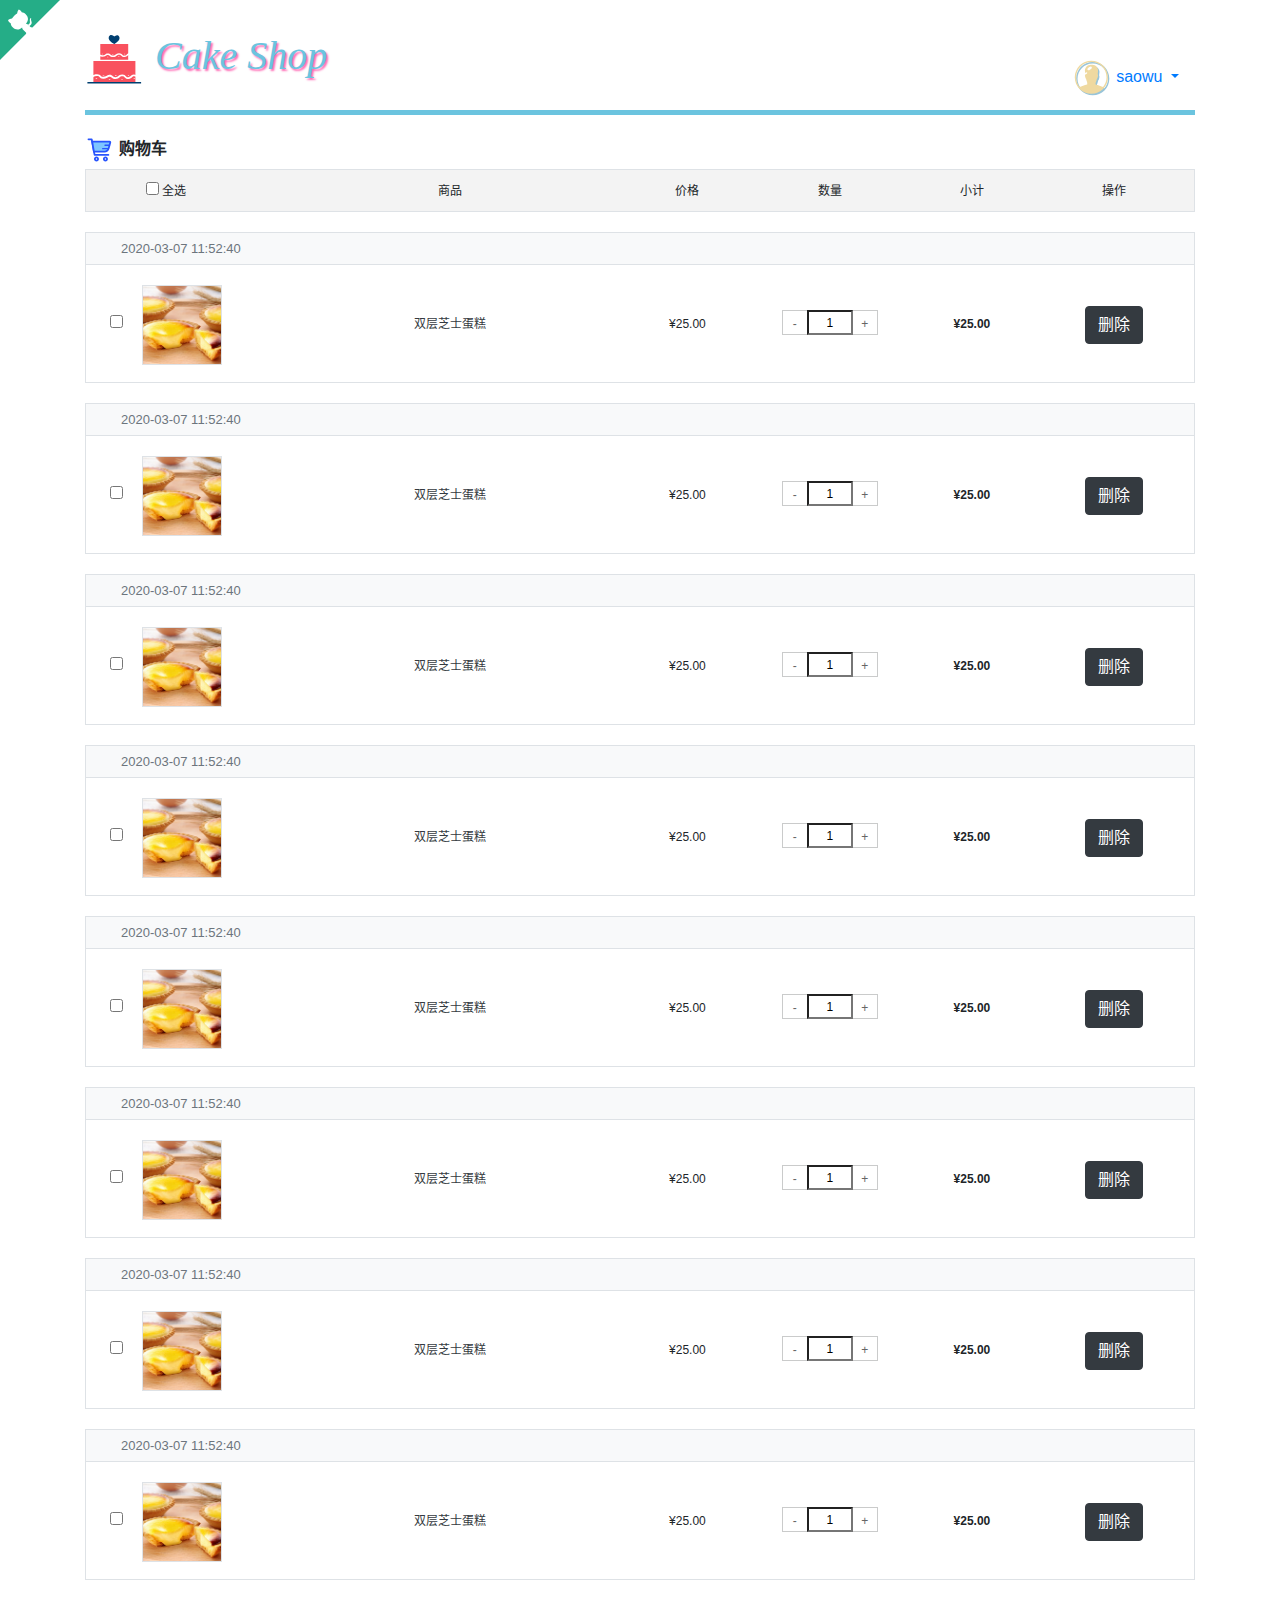
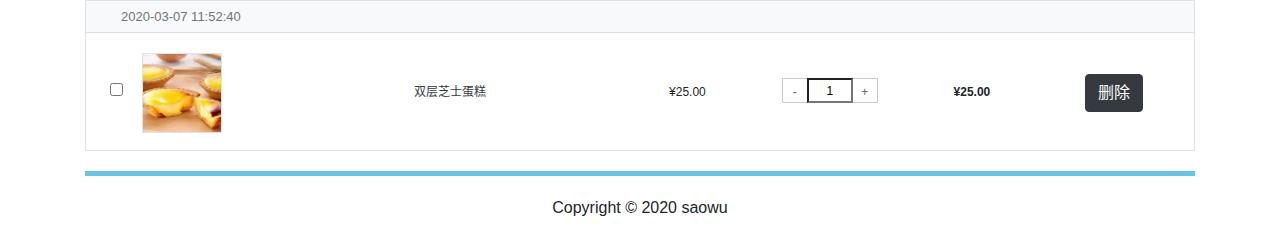
<file: carts.html>
<!DOCTYPE html>
<html lang="zh-CN">
<head>
    <meta charset="UTF-8">
    <meta http-equiv="X-UA-Compatible" content="IE=edge">
    <meta name="viewport" content="width=device-width, initial-scale=1">
    <title>Cake Shop-购物车</title>
    <link rel="stylesheet" href="css/bootstrap.min.css">
    <link rel="stylesheet" href="css/custom.css">
</head>
<body>
<!--头部-->
<header class="header-body">
    <div class="container">
        <div class="row">
            <div class="col-lg-6 col-sm-12">
                <h1 class="header-title">
                    <a href="index.html" class="text-decoration-none text-reset">
                        <svg t="1584181062336" class="icon" viewBox="0 0 1024 1024" version="1.1"
                             xmlns="http://www.w3.org/2000/svg" p-id="949" width="60" height="60">
                            <path d="M143.36 527.36h716.8v358.4H143.36zM261.12 240.64h476.16v266.24H261.12z"
                                  fill="#F9515E"
                                  p-id="950"></path>
                            <path d="M733.184 837.12c-27.648 0-41.984-14.336-54.272-26.112-11.776-11.776-20.992-20.48-43.008-20.48-24.064 0.512-34.816 9.216-48.128 19.968-15.36 12.288-33.28 26.112-68.608 25.6-35.84-1.024-52.736-14.848-66.56-26.624-10.752-9.216-17.408-14.848-33.792-13.312-15.872 1.536-20.48 5.12-28.16 10.752-11.776 9.216-26.624 20.48-72.704 23.04-42.496 2.56-57.856-10.752-72.192-27.136-8.704-10.24-15.36-17.408-39.936-17.408-54.784-1.024-70.656 25.6-71.68 26.624l-27.136-14.848c1.024-2.048 24.064-44.032 98.816-43.008 37.888 0.512 51.712 15.872 62.464 28.16 9.728 10.752 16.384 18.432 47.616 16.896 36.864-2.048 46.08-9.728 55.808-16.896 9.216-7.168 19.456-14.848 44.032-16.896 28.672-2.56 43.008 9.728 55.808 20.48 11.776 10.24 22.016 18.944 47.104 19.456 24.576 0.512 35.328-8.192 48.64-18.944 14.336-11.776 32.256-26.112 67.072-26.624 35.328-1.024 51.712 15.872 65.024 29.184 12.8 12.8 20.48 20.48 43.52 16.384 24.576-4.096 31.744-12.8 40.448-22.528 9.728-10.752 20.992-24.576 52.224-24.064 54.784 1.024 84.992 41.984 86.528 44.032l-24.576 17.92c-1.024-1.024-23.04-30.208-61.952-31.232-16.384 0-19.968 4.096-28.16 13.312-9.728 11.264-23.04 26.624-58.368 32.768-5.632 1.024-10.752 1.536-15.872 1.536zM668.672 462.848c-24.064 0-36.864-12.8-47.616-23.04-10.752-10.24-18.944-18.944-38.912-18.432-21.504 0.512-31.744 8.704-43.52 17.92-13.824 10.752-29.184 23.04-60.416 22.528-31.744-0.512-46.592-13.312-58.368-23.552-9.728-8.192-15.872-13.312-30.72-12.288-14.336 1.024-18.432 4.608-25.6 9.728-10.24 8.192-23.04 17.92-64 20.48-40.448 2.56-53.248-12.288-63.488-23.552-8.192-9.216-13.824-15.872-36.352-15.872-49.152-0.512-63.488 23.04-64.512 24.064L112.64 428.544c1.024-1.536 20.992-38.912 87.04-37.376 33.28 0.512 45.568 13.824 54.784 24.576 8.704 9.728 14.848 16.896 43.008 15.36 32.768-2.048 41.472-8.704 49.664-14.848 8.192-6.144 17.408-13.312 38.912-14.848 25.088-2.048 37.888 8.704 49.152 17.92 10.752 9.216 19.968 16.896 42.496 17.408 22.016 0.512 31.744-7.168 44.032-16.896 13.312-10.752 28.672-23.04 58.88-23.552 30.72-0.512 45.568 13.824 57.344 25.6 11.264 11.264 18.432 18.432 39.424 14.848 22.016-3.584 29.184-11.776 36.352-20.48 8.192-9.728 18.432-22.016 45.568-20.992 48.128 1.024 74.752 36.864 76.288 38.4l-20.48 14.848c-1.024-1.024-20.992-27.648-55.808-28.16-14.848-0.512-18.432 4.096-25.6 12.288-8.704 9.728-20.48 23.552-51.2 28.672-4.608 1.024-9.216 1.536-13.824 1.536z"
                                  fill="#FFFFFF" p-id="951"></path>
                            <path d="M40.96 885.76h916.48v25.6H40.96z" fill="#003F70" p-id="952"></path>
                            <path d="M401.92 841.728a17.408 5.632 0 1 0 34.816 0 17.408 5.632 0 1 0-34.816 0Z"
                                  fill="#FFFFFF" p-id="953"></path>
                            <path d="M297.984 772.608a17.408 5.632 0 1 0 34.816 0 17.408 5.632 0 1 0-34.816 0Z"
                                  fill="#FFFFFF" p-id="954"></path>
                            <path d="M177.152 824.32a17.408 5.632 0 1 0 34.816 0 17.408 5.632 0 1 0-34.816 0Z"
                                  fill="#FFFFFF" p-id="955"></path>
                            <path d="M507.904 776.192a17.92 6.144 0 1 0 35.84 0 17.92 6.144 0 1 0-35.84 0Z"
                                  fill="#FFFFFF"
                                  p-id="956"></path>
                            <path d="M617.472 841.728a14.336 5.632 0 1 0 28.672 0 14.336 5.632 0 1 0-28.672 0Z"
                                  fill="#FFFFFF" p-id="957"></path>
                            <path d="M727.04 778.24a14.336 5.632 0 1 0 28.672 0 14.336 5.632 0 1 0-28.672 0Z"
                                  fill="#FFFFFF"
                                  p-id="958"></path>
                            <path d="M825.344 829.952a14.336 5.632 0 1 0 28.672 0 14.336 5.632 0 1 0-28.672 0Z"
                                  fill="#FFFFFF" p-id="959"></path>
                            <path d="M283.136 408.576a12.288 5.12 0 1 0 24.576 0 12.288 5.12 0 1 0-24.576 0Z"
                                  fill="#FFFFFF"
                                  p-id="960"></path>
                            <path d="M375.296 460.8a12.288 5.12 0 1 0 24.576 0 12.288 5.12 0 1 0-24.576 0Z"
                                  fill="#FFFFFF"
                                  p-id="961"></path>
                            <path d="M461.824 414.208a12.288 5.12 0 1 0 24.576 0 12.288 5.12 0 1 0-24.576 0Z"
                                  fill="#FFFFFF"
                                  p-id="962"></path>
                            <path d="M565.76 449.536a11.776 5.12 0 1 0 23.552 0 11.776 5.12 0 1 0-23.552 0Z"
                                  fill="#FFFFFF"
                                  p-id="963"></path>
                            <path d="M733.184 461.312a11.776 5.12 0 1 0 23.552 0 11.776 5.12 0 1 0-23.552 0Z"
                                  fill="#FFFFFF"
                                  p-id="964"></path>
                            <path d="M664.064 409.088a11.776 5.12 0 1 0 23.552 0 11.776 5.12 0 1 0-23.552 0Z"
                                  fill="#FFFFFF"
                                  p-id="965"></path>
                            <path d="M584.192 113.664C617.984 173.056 496.128 240.64 496.128 240.64S381.952 180.736 407.04 117.248c26.624-67.584 93.184-4.608 93.184-4.608s54.272-51.2 83.968 1.024z"
                                  fill="#003F70" p-id="966"></path>
                        </svg>
                        Cake Shop
                    </a>
                </h1>
            </div>
            <div class="col-lg-6 col-md-12">
                <div class="header-link">
                    <a class="nav-link dropdown-toggle" href="#" role="button"
                       data-toggle="dropdown" aria-haspopup="true" aria-expanded="false">
                        <svg t="1584337883029" class="icon" viewBox="0 0 1024 1024" version="1.1"
                             xmlns="http://www.w3.org/2000/svg" p-id="18422" width="40" height="40">
                            <path d="M530.988977 103.954053c-234.650967 0-424.842786 190.191819-424.842785 424.842786 0 234.655063 190.191819 424.842786 424.842785 424.842785s424.842786-190.187723 424.842786-424.842785c0-234.650967-190.190795-424.842786-424.842786-424.842786z m299.341066 673.602893c-38.480682-16.147695-130.136849-47.989505-187.150879-64.85904-4.839906-1.522517-5.600653-1.73139-5.600653-21.886573 0-16.628922 6.846721-33.364327 13.520406-47.540019 7.225559-15.418689 15.800598-41.315821 18.877374-64.547779 8.60678-9.991073 20.364055-29.699842 27.866063-67.245717 6.603036-33.123714 3.526261-45.153343-0.86416-56.493896-0.449486-1.17542-0.934807-2.350841-1.246068-3.526261-1.660742-7.746716 0.58771-48.091894 6.259011-79.381829 3.905099-21.471899-1.002384-67.143328-30.528165-104.897052-18.671573-23.85448-54.418481-53.176508-119.660454-57.254644l-35.785816 0.035836c-64.133105 4.043323-99.848273 33.364327-118.516774 57.218808-29.593358 37.754747-34.503912 83.425152-30.564001 104.897052 5.671301 31.289936 7.951493 71.635113 6.290752 79.243604-0.343002 1.313645-0.828323 2.489065-1.313645 3.664486-4.354584 11.33953-7.466172 23.370183-0.828323 56.493896 7.537844 37.545875 19.224471 57.254643 27.866063 67.245717 3.040939 23.231958 11.615979 49.12909 18.877373 64.547779 5.324204 11.272977 7.778457 26.588254 7.778457 48.265954 0 20.123442-0.725935 20.399891-5.289392 21.815924-58.706513 17.323116-151.984514 51.066281-186.767946 66.279169-57.286384-67.833427-92.000192-155.304974-92.000191-250.834498 0-214.736398 174.702481-389.438879 389.438878-389.438879s389.438879 174.702481 389.438879 389.438879c0.002048 94.491305-33.879342 181.201081-90.096789 248.759083z"
                                  fill="#98C4D8" p-id="18423"></path>
                            <path d="M495.586094 68.550146C260.934103 68.550146 70.743309 258.741965 70.743309 493.392932c0 234.655063 190.191819 424.842786 424.842785 424.842786S920.42888 728.047995 920.42888 493.392932c0-234.650967-190.191819-424.842786-424.842786-424.842786z m299.340042 673.602893c-38.479658-16.147695-130.136849-47.989505-187.149855-64.85904-4.839906-1.522517-5.600653-1.73139-5.600653-21.886573 0-16.628922 6.846721-33.364327 13.520406-47.540019 7.225559-15.418689 15.800598-41.315821 18.877374-64.547779 8.60678-9.991073 20.364055-29.699842 27.866063-67.245716 6.603036-33.123714 3.526261-45.153343-0.864159-56.493897-0.449486-1.17542-0.934807-2.350841-1.246069-3.526261-1.660742-7.746716 0.58771-48.091894 6.259011-79.381829 3.905099-21.471899-1.002384-67.143328-30.528165-104.897052-18.671573-23.85448-54.418481-53.176508-119.660454-57.254643l-35.785816 0.035836c-64.133105 4.043323-99.848273 33.364327-118.516774 57.218807-29.593358 37.754747-34.503912 83.425152-30.564001 104.897052 5.671301 31.289936 7.951493 71.635113 6.290752 79.243604-0.343002 1.313645-0.828323 2.489065-1.313645 3.664486-4.354584 11.33953-7.466172 23.370183-0.828323 56.493897 7.537844 37.545875 19.224471 57.254643 27.866063 67.245716 3.040939 23.231958 11.615979 49.12909 18.877373 64.547779 5.324204 11.272977 7.778457 26.588254 7.778457 48.265954 0 20.123442-0.725935 20.399891-5.289391 21.815925-58.706513 17.323116-151.984514 51.066281-186.767946 66.279168-57.286384-67.833427-92.000192-155.304974-92.000192-250.834498 0-214.736398 174.702481-389.438879 389.438878-389.438879S885.024973 278.656534 885.024973 493.392932c0 94.492329-33.881389 181.203129-90.098837 248.760107z"
                                  fill="#EFD9A0" p-id="18424"></path>
                            <path d="M395.178373 303.920206a31.851025 67.683939 55.515 1 0 111.580283-76.644002 31.851025 67.683939 55.515 1 0-111.580283 76.644002Z"
                                  fill="#FEFEFE" p-id="18425"></path>
                            <path d="M326.782266 415.305922a21.234358 37.15987 55.515 1 0 61.259862-42.079128 21.234358 37.15987 55.515 1 0-61.259862 42.079128Z"
                                  fill="#FEFEFE" p-id="18426"></path>
                        </svg>
                        <span>saowu</span>
                    </a>
                    <div class="dropdown-menu">
                        <a class="dropdown-item" href="carts.html">
                            <svg t="1584338126176" class="icon" viewBox="0 0 1024 1024" version="1.1"
                                 xmlns="http://www.w3.org/2000/svg" p-id="19276" width="20" height="20">
                                <path d="M799.7 710.9H327c-14.5 0-26.9-10.4-29.5-24.6l-94.1-510.6h-88.2c-16.6 0-30-13.4-30-30s13.4-30 30-30h113.2c14.5 0 26.9 10.4 29.5 24.6L352 650.9h447.7c16.6 0 30 13.4 30 30s-13.4 30-30 30z"
                                      fill="#2854FD" p-id="19277"></path>
                                <path d="M668.5 565.2H303.8l-58.9-338.9h595.9c15.2 0 26.3 14.5 22.2 29.2l-57 205.3c-17.2 61.7-73.4 104.4-137.5 104.4z"
                                      fill="#7EC6FF" p-id="19278"></path>
                                <path d="M668.5 595.3h-390l-69.3-399h631.6c16.7 0 32.1 7.6 42.2 21 10.1 13.3 13.4 30.2 8.9 46.3l-57.1 205.3c-20.6 74.4-89 126.4-166.3 126.4z m-339.4-60.1h339.5c50.4 0 95-33.9 108.5-82.4l54.6-196.4h-551l48.4 278.8z"
                                      fill="#2854FD" p-id="19279"></path>
                                <path d="M391.8 822m-54.9 0a54.9 54.9 0 1 0 109.8 0 54.9 54.9 0 1 0-109.8 0Z"
                                      fill="#FFFFFF" p-id="19280"></path>
                                <path d="M391.8 907c-46.8 0-84.9-38.1-84.9-85 0-46.8 38.1-84.9 84.9-84.9s84.9 38.1 84.9 84.9c0.1 46.9-38 85-84.9 85z m0-109.8c-13.7 0-24.9 11.1-24.9 24.9 0 13.7 11.2 24.9 24.9 24.9s24.9-11.2 24.9-24.9c0-13.8-11.2-24.9-24.9-24.9z"
                                      fill="#2854FD" p-id="19281"></path>
                                <path d="M697.8 822m-54.9 0a54.9 54.9 0 1 0 109.8 0 54.9 54.9 0 1 0-109.8 0Z"
                                      fill="#FFFFFF" p-id="19282"></path>
                                <path d="M697.8 907c-46.8 0-84.9-38.1-84.9-85 0-46.8 38.1-84.9 84.9-84.9s84.9 38.1 84.9 84.9c0 46.9-38.1 85-84.9 85z m0-109.8c-13.7 0-24.9 11.1-24.9 24.9 0 13.7 11.2 24.9 24.9 24.9s24.9-11.2 24.9-24.9c0-13.8-11.2-24.9-24.9-24.9z"
                                      fill="#2854FD" p-id="19283"></path>
                                <path d="M833.7 373.3H683.2c-13.3 0-24-10.8-24-24 0-13.3 10.8-24 24-24h150.5c13.3 0 24 10.8 24 24 0.1 13.3-10.7 24-24 24z"
                                      fill="#2854FD" p-id="19284"></path>
                                <path d="M778.2 490.6H603.7c-13.3 0-24-10.8-24-24s10.8-24 24-24h174.6c13.3 0 24 10.8 24 24s-10.8 24-24.1 24z"
                                      fill="#2854FD" p-id="19285"></path>
                            </svg>
                            购物车
                        </a>
                        <div class="dropdown-divider"></div>
                        <a class="dropdown-item" href="oders.html">
                            <svg t="1584515265736" class="icon" viewBox="0 0 1024 1024" version="1.1"
                                 xmlns="http://www.w3.org/2000/svg" p-id="4555" width="20" height="20">
                                <path d="M802.816 1024H221.184c-64.256 0-116.48-52.224-116.48-116.48V214.016c0-64.256 52.224-116.48 116.48-116.48h10.752c21.248 0 38.4 17.152 38.4 38.4s-17.152 38.4-38.4 38.4h-10.752c-22.016 0-39.68 17.664-39.68 39.68v693.504c0 21.76 17.92 39.68 39.68 39.68h581.888c22.016 0 39.68-17.664 39.68-39.68V214.016c0-21.76-17.92-39.68-39.68-39.68h-10.752c-21.248 0-38.4-17.152-38.4-38.4s17.152-38.4 38.4-38.4h10.752c64.256 0 116.48 52.224 116.48 116.48v693.504c0 64.256-52.224 116.48-116.736 116.48z"
                                      p-id="4556"></path>
                                <path d="M702.976 252.416H321.024C271.104 252.416 230.4 211.712 230.4 161.792V90.368C230.4 40.704 271.104 0 321.024 0h382.208C752.896 0 793.6 40.704 793.6 90.368v71.424c0 49.92-40.704 90.624-90.624 90.624zM321.024 76.8c-7.424 0-13.568 6.144-13.568 13.568v71.424c0 7.424 6.144 13.568 13.568 13.568h382.208c7.424 0 13.568-6.144 13.568-13.568V90.368c0-7.424-6.144-13.568-13.568-13.568H321.024z"
                                      fill="#FF4A1A" p-id="4557"></path>
                                <path d="M678.144 459.776H345.856c-21.248 0-38.4-17.152-38.4-38.4s17.152-38.4 38.4-38.4h332.288c21.248 0 38.4 17.152 38.4 38.4s-17.152 38.4-38.4 38.4zM678.144 619.008H345.856c-21.248 0-38.4-17.152-38.4-38.4s17.152-38.4 38.4-38.4h332.288c21.248 0 38.4 17.152 38.4 38.4s-17.152 38.4-38.4 38.4zM678.144 778.496H345.856c-21.248 0-38.4-17.152-38.4-38.4s17.152-38.4 38.4-38.4h332.288c21.248 0 38.4 17.152 38.4 38.4s-17.152 38.4-38.4 38.4z"
                                      p-id="4558"></path>
                            </svg>
                            订单中心
                        </a>
                        <div class="dropdown-divider"></div>
                        <a class="dropdown-item" href="#">
                            <svg t="1584194257402" class="icon" viewBox="0 0 1240 1024" version="1.1"
                                 xmlns="http://www.w3.org/2000/svg" p-id="7230" width="20" height="20">
                                <path d="M1240.032446 891.56841v22.604758c-0.51668 0.823459-1.453163 1.614626-1.501601 2.470377-1.727649 29.418478-15.887916 53.16962-34.552988 74.660287C1183.391381 1015.006536 1155.587529 1023.677075 1125.716955 1023.677075q-488.359653 0.581265-976.751599 0.177609c-13.869634 0-27.787706-0.629704-41.641194-1.614626-27.690829-1.969843-50.440903-12.012814-68.201784-35.279569-30.371107-39.719789-39.477595-82.200588-22.782367-129.460679a801.548577 801.548577 0 0 1 67.507495-145.316302c27.561659-46.049122 60.580752-87.964802 97.491093-126.812693 12.303447-12.917005 26.140788-24.413139 39.396864-36.409807a580.344873 580.344873 0 0 1 81.280252-60.516167 615.301517 615.301517 0 0 1 125.940795-60.273973c29.337747-10.172141 59.192174-18.794242 90.112254-22.604758 29.692964-3.649054 59.450514-7.104353 89.272648-9.429414 13.75661-1.065653 27.77156 0.484388 41.625048 1.420871 18.810388 1.2917 37.60463 2.841741 56.350433 4.843877 32.566998 3.439152 64.197513 11.302379 95.47281 20.812523a631.189432 631.189432 0 0 1 139.035409 61.355773 601.819393 601.819393 0 0 1 115.913971 88.239288A790.908195 790.908195 0 0 1 1117.320902 641.091543a591.760276 591.760276 0 0 1 49.294519 70.607577c16.90513 28.80492 31.630515 58.998419 45.564734 89.385672 8.815856 19.246337 14.838409 39.832813 21.313058 60.080218 3.164666 9.83307 4.424074 20.263551 6.539233 30.4034z m-657.620853 53.282644C471.745156 921.955663 390.125833 818.716504 403.97932 704.75623c12.464909-102.399554 97.442654-184.82619 202.990729-192.237322 62.324547-4.391782 117.786936 15.936354 163.174061 59.030712 42.852163 40.656272 65.473067 92.033658 67.394472 150.919053 1.759942 53.702447-15.936354 101.576095-50.279441 143.330313s-77.711929 67.168424-129.945067 79.116653h8.832002q211.919608 0 423.806923 0.096878a233.571737 233.571737 0 0 1 27.884583 1.921404c8.073128 1.001068 16.25928 0.371364 22.16881-4.843877a61.501088 61.501088 0 0 0 20.990132-41.415146c1.16253-12.803981-5.877237-23.250608-9.461706-34.746742a559.709958 559.709958 0 0 0-58.659347-128.282003c-25.285037-40.914612-54.299858-79.019776-90.176839-111.409165-20.085942-18.099953-40.640126-35.828542-62.066207-52.313869-37.136388-28.627312-78.470803-50.618512-122.001109-67.814274-33.907137-13.417539-68.847635-24.75221-105.338173-29.466917-28.352825-3.6652-56.770235-6.878305-85.236084-9.380975-10.269019-0.90419-20.796377 0.51668-31.146128 1.453163-21.910469 1.969843-44.192302 2.421938-65.586091 6.959037a773.518677 773.518677 0 0 0-87.189781 24.057921c-37.039511 12.545641-71.624791 30.774764-104.660031 51.764896a576.421333 576.421333 0 0 0-74.482678 56.511895c-27.012686 24.074067-52.717525 49.472128-73.982144 78.599974-20.473452 28.0299-39.41301 57.303062-57.270769 87.076757a469.064878 469.064878 0 0 0-48.939301 113.524325c-2.664132 9.380975-4.763145 19.375507 0.952629 28.514288 4.327197 6.910597 9.31639 13.401392 14.14412 19.972918 9.154927 12.448763 20.602622 17.16347 36.216051 12.771688a106.000169 106.000169 0 0 1 28.304387-3.374567q204.653792-0.306779 409.275292-0.145316zM765.332526 735.918504c0-4.843877 0.984922-11.722182-0.161463-18.245269-6.458502-36.474392-22.136517-67.814274-51.328947-91.743026-34.988936-28.772628-74.934773-39.913544-119.223953-32.712314-38.751014 6.29704-71.043526 24.703771-95.166032 56.511895-18.293708 24.138652-25.624108 52.055529-25.834009 81.457861-0.080731 14.725385 3.358421 29.983597 7.960104 44.111571 14.53163 44.822006 45.209516 74.934773 89.046601 91.597709 31.04925 11.802913 62.970398 11.399257 94.600912 3.439152 28.708043-7.217376 53.557131-22.104224 71.980009-45.484002 19.859895-25.317329 29.466917-54.574345 28.126778-88.933577z"
                                      fill="#333333" p-id="7231"></path>
                                <path d="M0 368.429721v-95.262909c5.312118-14.40246 12.319593-27.981461 23.476656-38.605697 15.629576-14.886848 31.646661-29.386186 48.099696-43.336551C107.517917 160.740433 147.124683 135.519981 188.394513 113.028247c35.683225-19.375507 73.174831-34.875913 111.279995-48.923155 43.691768-16.146256 87.36739-32.066464 132.964416-41.738071C461.992818 16.150712 491.669636 11.306835 521.3626 6.947346c21.765153-3.229251 43.756353-5.957968 65.699115-6.345478 44.644397-0.791167 89.369526-1.856819 133.836315 4.504805 20.667207 2.970911 41.592755 4.407928 62.033914 8.428346 47.211652 9.31639 93.648284 21.264619 138.938532 38.153602 49.310665 18.406732 99.202596 35.408739 144.395965 62.970398 24.477724 14.951433 48.697108 30.419546 72.238349 46.824142 17.760881 12.335739 34.617572 26.092349 51.280508 39.92969a270.417492 270.417492 0 0 1 27.448635 26.705907c11.593012 12.820127 18.471317 28.352825 22.717782 45.048054v95.262909c-0.581265 3.778224-0.984922 7.58874-1.759942 11.30238-5.295972 25.575669-14.095681 49.778907-30.92008 70.07475-16.469181 19.876041-36.506684 33.535773-63.955319 33.358164-50.570073-0.355218-101.156293 0-151.774805-0.25834-5.635043 0-12.045107-0.742728-16.775959-3.455299-14.321729-8.23459-28.191363-17.276494-41.802657-26.657468-6.458502-4.407928-13.352954-9.31639-17.42181-15.694161-12.917005-20.069796-17.308786-43.013625-17.760881-66.457988-0.64585-33.067532-0.161463-66.199649-0.161463-99.251035 0-5.134509-0.209901-10.414335-5.893383-12.497202-18.245269-6.716842-36.361368-13.853487-54.89727-19.504677-34.988936-10.656529-70.268505-20.263551-106.759043-24.445431-22.863098-2.63184-45.677758-7.023621-68.589295-7.621033-44.563666-1.16253-89.256502-1.937551-133.481097 6.054846-22.604758 4.085003-45.564734 6.329332-67.555934 12.384178-33.907137 9.348682-66.877792 21.716714-100.558881 31.759685-8.702832 2.583401-9.590876 7.136645-9.687754 14.354022-0.371364 37.297851 0 74.627994-2.050574 111.828967-0.871898 15.387382-6.087138 30.936226-11.657597 45.532442-6.458502 16.969715-22.007347 26.689761-35.3603 38.056725-14.40246 12.222716-30.677886 16.146256-49.262227 15.968647-47.324676-0.597411-94.681644-0.096878-142.087051-0.339072a58.998419 58.998419 0 0 1-17.018153-2.906326c-35.667079-11.060185-58.627055-37.136388-76.339498-67.95959C8.928879 398.816975 5.392849 383.058229 0 368.429721z m1068.30087 35.521763c24.49387 0 48.971594-0.145316 73.465464 0.12917 4.746999 0 7.249669-1.614626 9.235658-5.667335a99.70313 99.70313 0 0 0 9.816923-41.980266c0.371364-21.781299-0.468241-43.594891 0.322926-65.360043 0.419803-11.415403-1.808381-19.133313-12.158131-26.35069-30.500277-21.296911-59.385929-44.886591-89.805475-66.296526-25.39806-17.873905-51.797189-34.375379-78.293194-50.618512-17.066592-10.559651-34.32694-21.264619-52.814403-28.627311-50.876852-20.247405-103.10999-36.619708-157.506726-44.531374-35.053521-5.102217-70.236213-10.640383-105.548074-12.481056-40.785442-2.131306-81.861517-1.840673-122.501643 4.375636-30.241937 4.617829-60.726068 8.202298-90.499764 14.951432-51.668019 11.689889-101.721412 28.659604-149.142964 52.620648-27.787706 14.047243-55.639998 28.094485-82.458929 43.885523-27.868438 16.420742-55.010294 34.230062-81.538592 52.749818-19.246337 13.465977-37.136388 28.950237-55.268633 43.90167a13.950365 13.950365 0 0 0-4.294904 9.526291c-0.355218 23.944897-0.209901 47.905941-0.145317 71.850838a14.095681 14.095681 0 0 0 1.001068 6.184016c6.0387 12.206569 12.464909 24.219384 18.439024 36.442099 2.24433 4.56939 5.425142 5.489727 10.22058 5.473581 46.824142-0.177609 93.648284-0.096878 140.472426-0.113024 9.590876 0 26.722053-13.805049 28.304386-23.331339A120.612531 120.612531 0 0 0 279.330226 361.680587c0.161463-32.018025 0-64.036051 0.113023-96.054076a65.63453 65.63453 0 0 1 0.855752-8.702832c2.712571-19.375507 11.302379-36.216052 23.928751-50.731536 6.458502-7.524155 14.127974-15.597283 22.976122-19.375507 23.654265-10.059117 48.002819-18.681218 72.528981-26.463713 33.907137-10.73726 68.201785-19.779163 103.513646-24.445431 25.430353-3.342275 50.828413-8.444492 76.339498-9.203366 45.903805-1.388578 92.033658-2.3735 137.533807 6.022553 26.673615 4.843877 53.670154 8.557516 79.859381 15.355089 30.677886 7.960104 60.822946 18.326 90.919566 28.498142a169.245053 169.245053 0 0 1 35.812396 16.146256c30.258083 19.004143 45.58088 46.824142 45.209516 82.959462-0.274486 27.448635 0.548973 54.89727-0.25834 82.345905-0.532826 18.261415 9.154927 31.04925 19.940626 43.59489 1.501602 1.759942 5.247533 2.212037 7.960104 2.24433 23.880312 0.161463 47.792917 0.080731 71.737815 0.080731z"
                                      fill="#333333" p-id="7232"></path>
                                <path d="M1068.30087 403.951484c-23.944897 0-47.889795 0-71.834693-0.080731-2.712571 0-6.458502-0.484388-7.960104-2.24433-10.785699-12.545641-20.473452-25.333475-19.940626-43.59489 0.807313-27.448635 0-54.89727 0.258341-82.345905 0.38751-36.183759-14.935287-63.955319-45.209517-82.959462a169.245053 169.245053 0 0 0-35.812395-16.146256c-30.096621-10.172141-60.209388-20.538037-90.919567-28.498142-26.189227-6.797574-53.185767-10.446628-79.859381-15.355089-45.548588-8.396053-91.630002-7.411131-137.533807-6.022553-25.511084 0.758874-50.909145 5.861091-76.339497 9.203366-35.311861 4.666268-69.671094 13.708171-103.513646 24.445431-24.526163 7.782495-48.874716 16.404596-72.528981 26.463713-8.848148 3.745931-16.453035 11.819059-22.976123 19.375507-12.561787 14.53163-21.21618 31.339883-23.928751 50.731536a65.63453 65.63453 0 0 0-0.855751 8.702832c0 32.018025 0 64.036051-0.113024 96.054076a120.612531 120.612531 0 0 1-1.614626 18.987996c-1.614626 9.526291-18.71351 23.33134-28.304386 23.33134-46.824142 0-93.648284 0-140.472426 0.113024-4.843877 0-7.97625-0.90419-10.220579-5.473581-5.974115-12.238862-12.400324-24.219384-18.439025-36.442099a14.095681 14.095681 0 0 1-1.001067-6.184016c0-23.944897-0.209901-47.905941 0.145316-71.850839a13.950365 13.950365 0 0 1 4.294904-9.461705C101.721412 259.700835 119.627609 244.216576 138.8578 230.750598c26.528298-18.519755 53.670154-36.329076 81.538592-52.749818 26.818931-15.791038 54.671222-29.838281 82.458928-43.885523C350.276874 110.154214 400.427144 93.184499 452.095163 81.494609c29.773696-6.749135 60.257827-10.333604 90.499764-14.951432 40.640126-6.216308 81.716201-6.458502 122.501642-4.375636 35.311861 1.840673 70.494553 7.378839 105.548075 12.481056 54.396736 7.911665 106.565288 24.219384 157.506725 44.531374 18.406732 7.362693 35.667079 18.06766 52.733672 28.562726 26.496006 16.243133 52.895134 32.744607 78.293194 50.618512 30.419546 21.409935 59.305198 44.999615 89.805475 66.296526 10.34975 7.217376 12.577933 14.935287 12.158131 26.35069-0.791167 21.765153 0 43.594891-0.322926 65.360043a99.70313 99.70313 0 0 1-9.816923 41.980266c-1.985989 4.101149-4.488659 5.731921-9.235658 5.667335-24.445431-0.209901-48.971594-0.064585-73.465464-0.064585z"
                                      fill="#FF505E" p-id="7233"></path>
                            </svg>
                            188-8888-8888
                        </a>
                        <div class="dropdown-divider"></div>
                        <a class="dropdown-item" href="#">
                            <svg t="1584537471075" class="icon" viewBox="0 0 1024 1024" version="1.1"
                                 xmlns="http://www.w3.org/2000/svg" p-id="3135" width="20" height="20">
                                <path d="M512.099 127.99H128.165l-0.141 768.151 384.075-0.502V831.72l-320.062 0.242V191.784h320.062V127.99z m-25.168 0"
                                      p-id="3136" fill="#d81e06"></path>
                                <path d="M865.27 543.979l30.904-32.164-30.904-31.848-545.899-0.056v64.013z" p-id="3137"
                                      fill="#d81e06"></path>
                                <path d="M896.174 511.98L686.301 301.704l-45.138 45.189 209.873 210.276z" p-id="3138"
                                      fill="#d81e06"></path>
                                <path d="M851.036 466.913L641.245 677.107l45.138 45.189 209.791-210.193zM512.099 127.99h64.012v192.233h-64.012zM511.333 704.223h64.779v191.416h-64.779z"
                                      p-id="3139" fill="#d81e06"></path>
                            </svg>
                            登出
                        </a>
                    </div>
                </div>
            </div>
        </div>
    </div>
</header>

<!--主体-->
<div class="container div-margin">
    <hr>
    <div class="row">
        <div class="col-12">
            <div>
                <svg t="1584338126176" class="icon" viewBox="0 0 1024 1024" version="1.1"
                     xmlns="http://www.w3.org/2000/svg" p-id="19276" width="30" height="30">
                    <path d="M799.7 710.9H327c-14.5 0-26.9-10.4-29.5-24.6l-94.1-510.6h-88.2c-16.6 0-30-13.4-30-30s13.4-30 30-30h113.2c14.5 0 26.9 10.4 29.5 24.6L352 650.9h447.7c16.6 0 30 13.4 30 30s-13.4 30-30 30z"
                          fill="#2854FD" p-id="19277"></path>
                    <path d="M668.5 565.2H303.8l-58.9-338.9h595.9c15.2 0 26.3 14.5 22.2 29.2l-57 205.3c-17.2 61.7-73.4 104.4-137.5 104.4z"
                          fill="#7EC6FF" p-id="19278"></path>
                    <path d="M668.5 595.3h-390l-69.3-399h631.6c16.7 0 32.1 7.6 42.2 21 10.1 13.3 13.4 30.2 8.9 46.3l-57.1 205.3c-20.6 74.4-89 126.4-166.3 126.4z m-339.4-60.1h339.5c50.4 0 95-33.9 108.5-82.4l54.6-196.4h-551l48.4 278.8z"
                          fill="#2854FD" p-id="19279"></path>
                    <path d="M391.8 822m-54.9 0a54.9 54.9 0 1 0 109.8 0 54.9 54.9 0 1 0-109.8 0Z"
                          fill="#FFFFFF" p-id="19280"></path>
                    <path d="M391.8 907c-46.8 0-84.9-38.1-84.9-85 0-46.8 38.1-84.9 84.9-84.9s84.9 38.1 84.9 84.9c0.1 46.9-38 85-84.9 85z m0-109.8c-13.7 0-24.9 11.1-24.9 24.9 0 13.7 11.2 24.9 24.9 24.9s24.9-11.2 24.9-24.9c0-13.8-11.2-24.9-24.9-24.9z"
                          fill="#2854FD" p-id="19281"></path>
                    <path d="M697.8 822m-54.9 0a54.9 54.9 0 1 0 109.8 0 54.9 54.9 0 1 0-109.8 0Z"
                          fill="#FFFFFF" p-id="19282"></path>
                    <path d="M697.8 907c-46.8 0-84.9-38.1-84.9-85 0-46.8 38.1-84.9 84.9-84.9s84.9 38.1 84.9 84.9c0 46.9-38.1 85-84.9 85z m0-109.8c-13.7 0-24.9 11.1-24.9 24.9 0 13.7 11.2 24.9 24.9 24.9s24.9-11.2 24.9-24.9c0-13.8-11.2-24.9-24.9-24.9z"
                          fill="#2854FD" p-id="19283"></path>
                    <path d="M833.7 373.3H683.2c-13.3 0-24-10.8-24-24 0-13.3 10.8-24 24-24h150.5c13.3 0 24 10.8 24 24 0.1 13.3-10.7 24-24 24z"
                          fill="#2854FD" p-id="19284"></path>
                    <path d="M778.2 490.6H603.7c-13.3 0-24-10.8-24-24s10.8-24 24-24h174.6c13.3 0 24 10.8 24 24s-10.8 24-24.1 24z"
                          fill="#2854FD" p-id="19285"></path>
                </svg>
                <label class="font-weight-bolder">购物车</label>
            </div>
            <!-- 表头-->
            <div class="border table-title ">
                <div class="row">
                    <div class="col-lg-2 col-md-2 col-sm-2 text-center text-nowrap">
                        <label><input type="checkbox" name="toggle-checkboxes"></label>
                        全选
                    </div>
                    <div class="col-lg-4 col-md-2 col-sm-2 text-center text-nowrap">
                        商品
                    </div>
                    <div class="col-lg-1 col-md-1 col-sm-1 text-center text-nowrap">
                        价格
                    </div>
                    <div class="col-lg-2 col-md-4 col-sm-4 text-center text-nowrap">
                        数量
                    </div>
                    <div class="col-lg-1 col-md-1 col-sm-1 text-center text-nowrap">
                        小计
                    </div>
                    <div class="col-lg-2 col-md-2 col-sm-2 text-center text-nowrap">
                        操作
                    </div>
                </div>
            </div>
            <!-- 商品行-->
            <div class="div-margin border">
                <div class="text-muted font-small bg-light text-white order-title">
                    <span>2020-03-07 11:52:40</span>
                </div>
                <div class="border-top cart-list">
                    <div class="row">
                        <div class="col-lg-2 col-md-2 col-sm-2 text-center">
                            <label style="padding-right: 10%">
                                <input type="checkbox" name="toggle-checkboxes">
                            </label>
                            <img class="border img-size" src="img/564_G_1487032606439.jpg"
                                 alt="">
                        </div>
                        <div class="col-lg-4 col-md-2 col-sm-2 text-center">
                            <label class="text-wrap"><a class="text-decoration-none text-nowrap  text-dark"
                                                        href="details.html">双层芝士蛋糕</a></label>
                        </div>
                        <div class="col-lg-1 col-md-1 col-sm-1 text-center">
                            ¥25.00
                        </div>
                        <div class="col-lg-2 col-md-4 col-sm-4">
                            <div class="cell">
                                <a href="javascript:void(0);" class="decrement">-</a>
                                <input type="text" name="sum" class="input-num" value="1">
                                <a href="javascript:void(0);" class="increment">+</a>
                            </div>
                        </div>
                        <div class="ol-lg-1 col-md-1 col-sm-1 text-center">
                            <strong>¥25.00</strong>
                        </div>
                        <div class="col-lg-2 col-md-2 col-sm-2 text-center">
                            <button type="button" class="btn btn-dark">删除</button>
                        </div>
                    </div>
                </div>
            </div>
            <div class="div-margin border">
                <div class="text-muted font-small bg-light text-white order-title">
                    <span>2020-03-07 11:52:40</span>
                </div>
                <div class="border-top cart-list">
                    <div class="row">
                        <div class="col-lg-2 col-md-2 col-sm-2 text-center">
                            <label style="padding-right: 10%">
                                <input type="checkbox" name="toggle-checkboxes">
                            </label>
                            <img class="border img-size" src="img/564_G_1487032606439.jpg"
                                 alt="">
                        </div>
                        <div class="col-lg-4 col-md-2 col-sm-2 text-center">
                            <label class="text-wrap"><a class="text-decoration-none text-nowrap  text-dark"
                                                        href="details.html">双层芝士蛋糕</a></label>
                        </div>
                        <div class="col-lg-1 col-md-1 col-sm-1 text-center">
                            ¥25.00
                        </div>
                        <div class="col-lg-2 col-md-4 col-sm-4">
                            <div class="cell">
                                <a href="javascript:void(0);" class="decrement">-</a>
                                <input type="text" name="sum" class="input-num" value="1">
                                <a href="javascript:void(0);" class="increment">+</a>
                            </div>
                        </div>
                        <div class="ol-lg-1 col-md-1 col-sm-1 text-center">
                            <strong>¥25.00</strong>
                        </div>
                        <div class="col-lg-2 col-md-2 col-sm-2 text-center">
                            <button type="button" class="btn btn-dark">删除</button>
                        </div>
                    </div>
                </div>
            </div>
            <div class="div-margin border">
                <div class="text-muted font-small bg-light text-white order-title">
                    <span>2020-03-07 11:52:40</span>
                </div>
                <div class="border-top cart-list">
                    <div class="row">
                        <div class="col-lg-2 col-md-2 col-sm-2 text-center">
                            <label style="padding-right: 10%">
                                <input type="checkbox" name="toggle-checkboxes">
                            </label>
                            <img class="border img-size" src="img/564_G_1487032606439.jpg"
                                 alt="">
                        </div>
                        <div class="col-lg-4 col-md-2 col-sm-2 text-center">
                            <label class="text-wrap"><a class="text-decoration-none text-nowrap  text-dark"
                                                        href="details.html">双层芝士蛋糕</a></label>
                        </div>
                        <div class="col-lg-1 col-md-1 col-sm-1 text-center">
                            ¥25.00
                        </div>
                        <div class="col-lg-2 col-md-4 col-sm-4">
                            <div class="cell">
                                <a href="javascript:void(0);" class="decrement">-</a>
                                <input type="text" name="sum" class="input-num" value="1">
                                <a href="javascript:void(0);" class="increment">+</a>
                            </div>
                        </div>
                        <div class="ol-lg-1 col-md-1 col-sm-1 text-center">
                            <strong>¥25.00</strong>
                        </div>
                        <div class="col-lg-2 col-md-2 col-sm-2 text-center">
                            <button type="button" class="btn btn-dark">删除</button>
                        </div>
                    </div>
                </div>
            </div>
            <div class="div-margin border">
                <div class="text-muted font-small bg-light text-white order-title">
                    <span>2020-03-07 11:52:40</span>
                </div>
                <div class="border-top cart-list">
                    <div class="row">
                        <div class="col-lg-2 col-md-2 col-sm-2 text-center">
                            <label style="padding-right: 10%">
                                <input type="checkbox" name="toggle-checkboxes">
                            </label>
                            <img class="border img-size" src="img/564_G_1487032606439.jpg"
                                 alt="">
                        </div>
                        <div class="col-lg-4 col-md-2 col-sm-2 text-center">
                            <label class="text-wrap"><a class="text-decoration-none text-nowrap  text-dark"
                                                        href="details.html">双层芝士蛋糕</a></label>
                        </div>
                        <div class="col-lg-1 col-md-1 col-sm-1 text-center">
                            ¥25.00
                        </div>
                        <div class="col-lg-2 col-md-4 col-sm-4">
                            <div class="cell">
                                <a href="javascript:void(0);" class="decrement">-</a>
                                <input type="text" name="sum" class="input-num" value="1">
                                <a href="javascript:void(0);" class="increment">+</a>
                            </div>
                        </div>
                        <div class="ol-lg-1 col-md-1 col-sm-1 text-center">
                            <strong>¥25.00</strong>
                        </div>
                        <div class="col-lg-2 col-md-2 col-sm-2 text-center">
                            <button type="button" class="btn btn-dark">删除</button>
                        </div>
                    </div>
                </div>
            </div>
            <div class="div-margin border">
                <div class="text-muted font-small bg-light text-white order-title">
                    <span>2020-03-07 11:52:40</span>
                </div>
                <div class="border-top cart-list">
                    <div class="row">
                        <div class="col-lg-2 col-md-2 col-sm-2 text-center">
                            <label style="padding-right: 10%">
                                <input type="checkbox" name="toggle-checkboxes">
                            </label>
                            <img class="border img-size" src="img/564_G_1487032606439.jpg"
                                 alt="">
                        </div>
                        <div class="col-lg-4 col-md-2 col-sm-2 text-center">
                            <label class="text-wrap"><a class="text-decoration-none text-nowrap  text-dark"
                                                        href="details.html">双层芝士蛋糕</a></label>
                        </div>
                        <div class="col-lg-1 col-md-1 col-sm-1 text-center">
                            ¥25.00
                        </div>
                        <div class="col-lg-2 col-md-4 col-sm-4">
                            <div class="cell">
                                <a href="javascript:void(0);" class="decrement">-</a>
                                <input type="text" name="sum" class="input-num" value="1">
                                <a href="javascript:void(0);" class="increment">+</a>
                            </div>
                        </div>
                        <div class="ol-lg-1 col-md-1 col-sm-1 text-center">
                            <strong>¥25.00</strong>
                        </div>
                        <div class="col-lg-2 col-md-2 col-sm-2 text-center">
                            <button type="button" class="btn btn-dark">删除</button>
                        </div>
                    </div>
                </div>
            </div>
            <div class="div-margin border">
                <div class="text-muted font-small bg-light text-white order-title">
                    <span>2020-03-07 11:52:40</span>
                </div>
                <div class="border-top cart-list">
                    <div class="row">
                        <div class="col-lg-2 col-md-2 col-sm-2 text-center">
                            <label style="padding-right: 10%">
                                <input type="checkbox" name="toggle-checkboxes">
                            </label>
                            <img class="border img-size" src="img/564_G_1487032606439.jpg"
                                 alt="">
                        </div>
                        <div class="col-lg-4 col-md-2 col-sm-2 text-center">
                            <label class="text-wrap"><a class="text-decoration-none text-nowrap  text-dark"
                                                        href="details.html">双层芝士蛋糕</a></label>
                        </div>
                        <div class="col-lg-1 col-md-1 col-sm-1 text-center">
                            ¥25.00
                        </div>
                        <div class="col-lg-2 col-md-4 col-sm-4">
                            <div class="cell">
                                <a href="javascript:void(0);" class="decrement">-</a>
                                <input type="text" name="sum" class="input-num" value="1">
                                <a href="javascript:void(0);" class="increment">+</a>
                            </div>
                        </div>
                        <div class="ol-lg-1 col-md-1 col-sm-1 text-center">
                            <strong>¥25.00</strong>
                        </div>
                        <div class="col-lg-2 col-md-2 col-sm-2 text-center">
                            <button type="button" class="btn btn-dark">删除</button>
                        </div>
                    </div>
                </div>
            </div>
            <div class="div-margin border">
                <div class="text-muted font-small bg-light text-white order-title">
                    <span>2020-03-07 11:52:40</span>
                </div>
                <div class="border-top cart-list">
                    <div class="row">
                        <div class="col-lg-2 col-md-2 col-sm-2 text-center">
                            <label style="padding-right: 10%">
                                <input type="checkbox" name="toggle-checkboxes">
                            </label>
                            <img class="border img-size" src="img/564_G_1487032606439.jpg"
                                 alt="">
                        </div>
                        <div class="col-lg-4 col-md-2 col-sm-2 text-center">
                            <label class="text-wrap"><a class="text-decoration-none text-nowrap  text-dark"
                                                        href="details.html">双层芝士蛋糕</a></label>
                        </div>
                        <div class="col-lg-1 col-md-1 col-sm-1 text-center">
                            ¥25.00
                        </div>
                        <div class="col-lg-2 col-md-4 col-sm-4">
                            <div class="cell">
                                <a href="javascript:void(0);" class="decrement">-</a>
                                <input type="text" name="sum" class="input-num" value="1">
                                <a href="javascript:void(0);" class="increment">+</a>
                            </div>
                        </div>
                        <div class="ol-lg-1 col-md-1 col-sm-1 text-center">
                            <strong>¥25.00</strong>
                        </div>
                        <div class="col-lg-2 col-md-2 col-sm-2 text-center">
                            <button type="button" class="btn btn-dark">删除</button>
                        </div>
                    </div>
                </div>
            </div>
            <div class="div-margin border">
                <div class="text-muted font-small bg-light text-white order-title">
                    <span>2020-03-07 11:52:40</span>
                </div>
                <div class="border-top cart-list">
                    <div class="row">
                        <div class="col-lg-2 col-md-2 col-sm-2 text-center">
                            <label style="padding-right: 10%">
                                <input type="checkbox" name="toggle-checkboxes">
                            </label>
                            <img class="border img-size" src="img/564_G_1487032606439.jpg"
                                 alt="">
                        </div>
                        <div class="col-lg-4 col-md-2 col-sm-2 text-center">
                            <label class="text-wrap"><a class="text-decoration-none text-nowrap  text-dark"
                                                        href="details.html">双层芝士蛋糕</a></label>
                        </div>
                        <div class="col-lg-1 col-md-1 col-sm-1 text-center">
                            ¥25.00
                        </div>
                        <div class="col-lg-2 col-md-4 col-sm-4">
                            <div class="cell">
                                <a href="javascript:void(0);" class="decrement">-</a>
                                <input type="text" name="sum" class="input-num" value="1">
                                <a href="javascript:void(0);" class="increment">+</a>
                            </div>
                        </div>
                        <div class="ol-lg-1 col-md-1 col-sm-1 text-center">
                            <strong>¥25.00</strong>
                        </div>
                        <div class="col-lg-2 col-md-2 col-sm-2 text-center">
                            <button type="button" class="btn btn-dark">删除</button>
                        </div>
                    </div>
                </div>
            </div>
            <div class="div-margin border">
                <div class="text-muted font-small bg-light text-white order-title">
                    <span>2020-03-07 11:52:40</span>
                </div>
                <div class="border-top cart-list">
                    <div class="row">
                        <div class="col-lg-2 col-md-2 col-sm-2 text-center">
                            <label style="padding-right: 10%">
                                <input type="checkbox" name="toggle-checkboxes">
                            </label>
                            <img class="border img-size" src="img/564_G_1487032606439.jpg"
                                 alt="">
                        </div>
                        <div class="col-lg-4 col-md-2 col-sm-2 text-center">
                            <label class="text-wrap"><a class="text-decoration-none text-nowrap  text-dark"
                                                        href="details.html">双层芝士蛋糕</a></label>
                        </div>
                        <div class="col-lg-1 col-md-1 col-sm-1 text-center">
                            ¥25.00
                        </div>
                        <div class="col-lg-2 col-md-4 col-sm-4">
                            <div class="cell">
                                <a href="javascript:void(0);" class="decrement">-</a>
                                <input type="text" name="sum" class="input-num" value="1">
                                <a href="javascript:void(0);" class="increment">+</a>
                            </div>
                        </div>
                        <div class="ol-lg-1 col-md-1 col-sm-1 text-center">
                            <strong>¥25.00</strong>
                        </div>
                        <div class="col-lg-2 col-md-2 col-sm-2 text-center">
                            <button type="button" class="btn btn-dark">删除</button>
                        </div>
                    </div>
                </div>
            </div>
        </div>
    </div>
</div>

<!-- 回到顶部-->
<div class="float-bar vm_" id="top-icon" style="visibility:hidden">
    <div class="float-bar-item vm_" onclick="totop()"
         style="border-radius: 4px; border: 1px solid rgb(243, 244, 245);">
        <div class="float-bar-item-icon vm_">
            <svg t="1584178345280" class="icon" viewBox="0 0 1024 1024" version="1.1"
                 xmlns="http://www.w3.org/2000/svg" p-id="5525" width="36" height="36">
                <path d="M233.376 722.752L278.624 768 512 534.624 745.376 768l45.248-45.248L512 444.128zM192 352h640V288H192z"
                      fill="#a3a3ac" p-id="5526"></path>
            </svg>
        </div>
        <div class="float-bar-item-content vm_" style="bottom: 3px; padding: 10px 50px;">
            <div class="gray-c">回到顶部</div>
        </div>
    </div>
</div>

<!-- Fork me on GitHub -->
<a href="https://github.com/saowu/" target="_blank" class="github-corner" title="Fork me on GitHub">
    <svg width="60" height="60" viewBox="0 0 250 250"
         style=" color:#fff; z-index: 999; position: fixed; top: 0; border: 0; left: 0; transform: scale(-1, 1);"
         aria-hidden="true">
        <path d="M0,0 L115,115 L130,115 L142,142 L250,250 L250,0 Z"></path>
        <path d="M128.3,109.0 C113.8,99.7 119.0,89.6 119.0,89.6 C122.0,82.7 120.5,78.6 120.5,78.6 C119.2,72.0 123.4,76.3 123.4,76.3 C127.3,80.9 125.5,87.3 125.5,87.3 C122.9,97.6 130.6,101.9 134.4,103.2"
              fill="currentColor" style="transform-origin: 130px 106px;" class="octo-arm"></path>
        <path d="M115.0,115.0 C114.9,115.1 118.7,116.5 119.8,115.4 L133.7,101.6 C136.9,99.2 139.9,98.4 142.2,98.6 C133.8,88.0 127.5,74.4 143.8,58.0 C148.5,53.4 154.0,51.2 159.7,51.0 C160.3,49.4 163.2,43.6 171.4,40.1 C171.4,40.1 176.1,42.5 178.8,56.2 C183.1,58.6 187.2,61.8 190.9,65.4 C194.5,69.0 197.7,73.2 200.1,77.6 C213.8,80.2 216.3,84.9 216.3,84.9 C212.7,93.1 206.9,96.0 205.4,96.6 C205.1,102.4 203.0,107.8 198.3,112.5 C181.9,128.9 168.3,122.5 157.7,114.1 C157.9,116.9 156.7,120.9 152.7,124.9 L141.0,136.5 C139.8,137.7 141.6,141.9 141.8,141.8 Z"
              fill="currentColor" class="octo-body"></path>
    </svg>
</a>
<!--悬浮我的信息-->
<div class="suspension">
    <a class="nav-link dropdown-toggle" href="#" role="button"
       data-toggle="dropdown" aria-haspopup="true" aria-expanded="false">
        <svg t="1584337883029" class="icon" viewBox="0 0 1024 1024" version="1.1"
             xmlns="http://www.w3.org/2000/svg" p-id="18422" width="40" height="40">
            <path d="M530.988977 103.954053c-234.650967 0-424.842786 190.191819-424.842785 424.842786 0 234.655063 190.191819 424.842786 424.842785 424.842785s424.842786-190.187723 424.842786-424.842785c0-234.650967-190.190795-424.842786-424.842786-424.842786z m299.341066 673.602893c-38.480682-16.147695-130.136849-47.989505-187.150879-64.85904-4.839906-1.522517-5.600653-1.73139-5.600653-21.886573 0-16.628922 6.846721-33.364327 13.520406-47.540019 7.225559-15.418689 15.800598-41.315821 18.877374-64.547779 8.60678-9.991073 20.364055-29.699842 27.866063-67.245717 6.603036-33.123714 3.526261-45.153343-0.86416-56.493896-0.449486-1.17542-0.934807-2.350841-1.246068-3.526261-1.660742-7.746716 0.58771-48.091894 6.259011-79.381829 3.905099-21.471899-1.002384-67.143328-30.528165-104.897052-18.671573-23.85448-54.418481-53.176508-119.660454-57.254644l-35.785816 0.035836c-64.133105 4.043323-99.848273 33.364327-118.516774 57.218808-29.593358 37.754747-34.503912 83.425152-30.564001 104.897052 5.671301 31.289936 7.951493 71.635113 6.290752 79.243604-0.343002 1.313645-0.828323 2.489065-1.313645 3.664486-4.354584 11.33953-7.466172 23.370183-0.828323 56.493896 7.537844 37.545875 19.224471 57.254643 27.866063 67.245717 3.040939 23.231958 11.615979 49.12909 18.877373 64.547779 5.324204 11.272977 7.778457 26.588254 7.778457 48.265954 0 20.123442-0.725935 20.399891-5.289392 21.815924-58.706513 17.323116-151.984514 51.066281-186.767946 66.279169-57.286384-67.833427-92.000192-155.304974-92.000191-250.834498 0-214.736398 174.702481-389.438879 389.438878-389.438879s389.438879 174.702481 389.438879 389.438879c0.002048 94.491305-33.879342 181.201081-90.096789 248.759083z"
                  fill="#98C4D8" p-id="18423"></path>
            <path d="M495.586094 68.550146C260.934103 68.550146 70.743309 258.741965 70.743309 493.392932c0 234.655063 190.191819 424.842786 424.842785 424.842786S920.42888 728.047995 920.42888 493.392932c0-234.650967-190.191819-424.842786-424.842786-424.842786z m299.340042 673.602893c-38.479658-16.147695-130.136849-47.989505-187.149855-64.85904-4.839906-1.522517-5.600653-1.73139-5.600653-21.886573 0-16.628922 6.846721-33.364327 13.520406-47.540019 7.225559-15.418689 15.800598-41.315821 18.877374-64.547779 8.60678-9.991073 20.364055-29.699842 27.866063-67.245716 6.603036-33.123714 3.526261-45.153343-0.864159-56.493897-0.449486-1.17542-0.934807-2.350841-1.246069-3.526261-1.660742-7.746716 0.58771-48.091894 6.259011-79.381829 3.905099-21.471899-1.002384-67.143328-30.528165-104.897052-18.671573-23.85448-54.418481-53.176508-119.660454-57.254643l-35.785816 0.035836c-64.133105 4.043323-99.848273 33.364327-118.516774 57.218807-29.593358 37.754747-34.503912 83.425152-30.564001 104.897052 5.671301 31.289936 7.951493 71.635113 6.290752 79.243604-0.343002 1.313645-0.828323 2.489065-1.313645 3.664486-4.354584 11.33953-7.466172 23.370183-0.828323 56.493897 7.537844 37.545875 19.224471 57.254643 27.866063 67.245716 3.040939 23.231958 11.615979 49.12909 18.877373 64.547779 5.324204 11.272977 7.778457 26.588254 7.778457 48.265954 0 20.123442-0.725935 20.399891-5.289391 21.815925-58.706513 17.323116-151.984514 51.066281-186.767946 66.279168-57.286384-67.833427-92.000192-155.304974-92.000192-250.834498 0-214.736398 174.702481-389.438879 389.438878-389.438879S885.024973 278.656534 885.024973 493.392932c0 94.492329-33.881389 181.203129-90.098837 248.760107z"
                  fill="#EFD9A0" p-id="18424"></path>
            <path d="M395.178373 303.920206a31.851025 67.683939 55.515 1 0 111.580283-76.644002 31.851025 67.683939 55.515 1 0-111.580283 76.644002Z"
                  fill="#FEFEFE" p-id="18425"></path>
            <path d="M326.782266 415.305922a21.234358 37.15987 55.515 1 0 61.259862-42.079128 21.234358 37.15987 55.515 1 0-61.259862 42.079128Z"
                  fill="#FEFEFE" p-id="18426"></path>
        </svg>
    </a>
    <div class="dropdown-menu">
        <a class="dropdown-item" href="carts.html">
            <svg t="1584338126176" class="icon" viewBox="0 0 1024 1024" version="1.1"
                 xmlns="http://www.w3.org/2000/svg" p-id="19276" width="20" height="20">
                <path d="M799.7 710.9H327c-14.5 0-26.9-10.4-29.5-24.6l-94.1-510.6h-88.2c-16.6 0-30-13.4-30-30s13.4-30 30-30h113.2c14.5 0 26.9 10.4 29.5 24.6L352 650.9h447.7c16.6 0 30 13.4 30 30s-13.4 30-30 30z"
                      fill="#2854FD" p-id="19277"></path>
                <path d="M668.5 565.2H303.8l-58.9-338.9h595.9c15.2 0 26.3 14.5 22.2 29.2l-57 205.3c-17.2 61.7-73.4 104.4-137.5 104.4z"
                      fill="#7EC6FF" p-id="19278"></path>
                <path d="M668.5 595.3h-390l-69.3-399h631.6c16.7 0 32.1 7.6 42.2 21 10.1 13.3 13.4 30.2 8.9 46.3l-57.1 205.3c-20.6 74.4-89 126.4-166.3 126.4z m-339.4-60.1h339.5c50.4 0 95-33.9 108.5-82.4l54.6-196.4h-551l48.4 278.8z"
                      fill="#2854FD" p-id="19279"></path>
                <path d="M391.8 822m-54.9 0a54.9 54.9 0 1 0 109.8 0 54.9 54.9 0 1 0-109.8 0Z"
                      fill="#FFFFFF" p-id="19280"></path>
                <path d="M391.8 907c-46.8 0-84.9-38.1-84.9-85 0-46.8 38.1-84.9 84.9-84.9s84.9 38.1 84.9 84.9c0.1 46.9-38 85-84.9 85z m0-109.8c-13.7 0-24.9 11.1-24.9 24.9 0 13.7 11.2 24.9 24.9 24.9s24.9-11.2 24.9-24.9c0-13.8-11.2-24.9-24.9-24.9z"
                      fill="#2854FD" p-id="19281"></path>
                <path d="M697.8 822m-54.9 0a54.9 54.9 0 1 0 109.8 0 54.9 54.9 0 1 0-109.8 0Z"
                      fill="#FFFFFF" p-id="19282"></path>
                <path d="M697.8 907c-46.8 0-84.9-38.1-84.9-85 0-46.8 38.1-84.9 84.9-84.9s84.9 38.1 84.9 84.9c0 46.9-38.1 85-84.9 85z m0-109.8c-13.7 0-24.9 11.1-24.9 24.9 0 13.7 11.2 24.9 24.9 24.9s24.9-11.2 24.9-24.9c0-13.8-11.2-24.9-24.9-24.9z"
                      fill="#2854FD" p-id="19283"></path>
                <path d="M833.7 373.3H683.2c-13.3 0-24-10.8-24-24 0-13.3 10.8-24 24-24h150.5c13.3 0 24 10.8 24 24 0.1 13.3-10.7 24-24 24z"
                      fill="#2854FD" p-id="19284"></path>
                <path d="M778.2 490.6H603.7c-13.3 0-24-10.8-24-24s10.8-24 24-24h174.6c13.3 0 24 10.8 24 24s-10.8 24-24.1 24z"
                      fill="#2854FD" p-id="19285"></path>
            </svg>
            购物车
        </a>
        <div class="dropdown-divider"></div>
        <a class="dropdown-item" href="oders.html">
            <svg t="1584515265736" class="icon" viewBox="0 0 1024 1024" version="1.1"
                 xmlns="http://www.w3.org/2000/svg" p-id="4555" width="20" height="20">
                <path d="M802.816 1024H221.184c-64.256 0-116.48-52.224-116.48-116.48V214.016c0-64.256 52.224-116.48 116.48-116.48h10.752c21.248 0 38.4 17.152 38.4 38.4s-17.152 38.4-38.4 38.4h-10.752c-22.016 0-39.68 17.664-39.68 39.68v693.504c0 21.76 17.92 39.68 39.68 39.68h581.888c22.016 0 39.68-17.664 39.68-39.68V214.016c0-21.76-17.92-39.68-39.68-39.68h-10.752c-21.248 0-38.4-17.152-38.4-38.4s17.152-38.4 38.4-38.4h10.752c64.256 0 116.48 52.224 116.48 116.48v693.504c0 64.256-52.224 116.48-116.736 116.48z"
                      p-id="4556"></path>
                <path d="M702.976 252.416H321.024C271.104 252.416 230.4 211.712 230.4 161.792V90.368C230.4 40.704 271.104 0 321.024 0h382.208C752.896 0 793.6 40.704 793.6 90.368v71.424c0 49.92-40.704 90.624-90.624 90.624zM321.024 76.8c-7.424 0-13.568 6.144-13.568 13.568v71.424c0 7.424 6.144 13.568 13.568 13.568h382.208c7.424 0 13.568-6.144 13.568-13.568V90.368c0-7.424-6.144-13.568-13.568-13.568H321.024z"
                      fill="#FF4A1A" p-id="4557"></path>
                <path d="M678.144 459.776H345.856c-21.248 0-38.4-17.152-38.4-38.4s17.152-38.4 38.4-38.4h332.288c21.248 0 38.4 17.152 38.4 38.4s-17.152 38.4-38.4 38.4zM678.144 619.008H345.856c-21.248 0-38.4-17.152-38.4-38.4s17.152-38.4 38.4-38.4h332.288c21.248 0 38.4 17.152 38.4 38.4s-17.152 38.4-38.4 38.4zM678.144 778.496H345.856c-21.248 0-38.4-17.152-38.4-38.4s17.152-38.4 38.4-38.4h332.288c21.248 0 38.4 17.152 38.4 38.4s-17.152 38.4-38.4 38.4z"
                      p-id="4558"></path>
            </svg>
            订单中心
        </a>
        <div class="dropdown-divider"></div>
        <a class="dropdown-item" href="#">
            <svg t="1584194257402" class="icon" viewBox="0 0 1240 1024" version="1.1"
                 xmlns="http://www.w3.org/2000/svg" p-id="7230" width="20" height="20">
                <path d="M1240.032446 891.56841v22.604758c-0.51668 0.823459-1.453163 1.614626-1.501601 2.470377-1.727649 29.418478-15.887916 53.16962-34.552988 74.660287C1183.391381 1015.006536 1155.587529 1023.677075 1125.716955 1023.677075q-488.359653 0.581265-976.751599 0.177609c-13.869634 0-27.787706-0.629704-41.641194-1.614626-27.690829-1.969843-50.440903-12.012814-68.201784-35.279569-30.371107-39.719789-39.477595-82.200588-22.782367-129.460679a801.548577 801.548577 0 0 1 67.507495-145.316302c27.561659-46.049122 60.580752-87.964802 97.491093-126.812693 12.303447-12.917005 26.140788-24.413139 39.396864-36.409807a580.344873 580.344873 0 0 1 81.280252-60.516167 615.301517 615.301517 0 0 1 125.940795-60.273973c29.337747-10.172141 59.192174-18.794242 90.112254-22.604758 29.692964-3.649054 59.450514-7.104353 89.272648-9.429414 13.75661-1.065653 27.77156 0.484388 41.625048 1.420871 18.810388 1.2917 37.60463 2.841741 56.350433 4.843877 32.566998 3.439152 64.197513 11.302379 95.47281 20.812523a631.189432 631.189432 0 0 1 139.035409 61.355773 601.819393 601.819393 0 0 1 115.913971 88.239288A790.908195 790.908195 0 0 1 1117.320902 641.091543a591.760276 591.760276 0 0 1 49.294519 70.607577c16.90513 28.80492 31.630515 58.998419 45.564734 89.385672 8.815856 19.246337 14.838409 39.832813 21.313058 60.080218 3.164666 9.83307 4.424074 20.263551 6.539233 30.4034z m-657.620853 53.282644C471.745156 921.955663 390.125833 818.716504 403.97932 704.75623c12.464909-102.399554 97.442654-184.82619 202.990729-192.237322 62.324547-4.391782 117.786936 15.936354 163.174061 59.030712 42.852163 40.656272 65.473067 92.033658 67.394472 150.919053 1.759942 53.702447-15.936354 101.576095-50.279441 143.330313s-77.711929 67.168424-129.945067 79.116653h8.832002q211.919608 0 423.806923 0.096878a233.571737 233.571737 0 0 1 27.884583 1.921404c8.073128 1.001068 16.25928 0.371364 22.16881-4.843877a61.501088 61.501088 0 0 0 20.990132-41.415146c1.16253-12.803981-5.877237-23.250608-9.461706-34.746742a559.709958 559.709958 0 0 0-58.659347-128.282003c-25.285037-40.914612-54.299858-79.019776-90.176839-111.409165-20.085942-18.099953-40.640126-35.828542-62.066207-52.313869-37.136388-28.627312-78.470803-50.618512-122.001109-67.814274-33.907137-13.417539-68.847635-24.75221-105.338173-29.466917-28.352825-3.6652-56.770235-6.878305-85.236084-9.380975-10.269019-0.90419-20.796377 0.51668-31.146128 1.453163-21.910469 1.969843-44.192302 2.421938-65.586091 6.959037a773.518677 773.518677 0 0 0-87.189781 24.057921c-37.039511 12.545641-71.624791 30.774764-104.660031 51.764896a576.421333 576.421333 0 0 0-74.482678 56.511895c-27.012686 24.074067-52.717525 49.472128-73.982144 78.599974-20.473452 28.0299-39.41301 57.303062-57.270769 87.076757a469.064878 469.064878 0 0 0-48.939301 113.524325c-2.664132 9.380975-4.763145 19.375507 0.952629 28.514288 4.327197 6.910597 9.31639 13.401392 14.14412 19.972918 9.154927 12.448763 20.602622 17.16347 36.216051 12.771688a106.000169 106.000169 0 0 1 28.304387-3.374567q204.653792-0.306779 409.275292-0.145316zM765.332526 735.918504c0-4.843877 0.984922-11.722182-0.161463-18.245269-6.458502-36.474392-22.136517-67.814274-51.328947-91.743026-34.988936-28.772628-74.934773-39.913544-119.223953-32.712314-38.751014 6.29704-71.043526 24.703771-95.166032 56.511895-18.293708 24.138652-25.624108 52.055529-25.834009 81.457861-0.080731 14.725385 3.358421 29.983597 7.960104 44.111571 14.53163 44.822006 45.209516 74.934773 89.046601 91.597709 31.04925 11.802913 62.970398 11.399257 94.600912 3.439152 28.708043-7.217376 53.557131-22.104224 71.980009-45.484002 19.859895-25.317329 29.466917-54.574345 28.126778-88.933577z"
                      fill="#333333" p-id="7231"></path>
                <path d="M0 368.429721v-95.262909c5.312118-14.40246 12.319593-27.981461 23.476656-38.605697 15.629576-14.886848 31.646661-29.386186 48.099696-43.336551C107.517917 160.740433 147.124683 135.519981 188.394513 113.028247c35.683225-19.375507 73.174831-34.875913 111.279995-48.923155 43.691768-16.146256 87.36739-32.066464 132.964416-41.738071C461.992818 16.150712 491.669636 11.306835 521.3626 6.947346c21.765153-3.229251 43.756353-5.957968 65.699115-6.345478 44.644397-0.791167 89.369526-1.856819 133.836315 4.504805 20.667207 2.970911 41.592755 4.407928 62.033914 8.428346 47.211652 9.31639 93.648284 21.264619 138.938532 38.153602 49.310665 18.406732 99.202596 35.408739 144.395965 62.970398 24.477724 14.951433 48.697108 30.419546 72.238349 46.824142 17.760881 12.335739 34.617572 26.092349 51.280508 39.92969a270.417492 270.417492 0 0 1 27.448635 26.705907c11.593012 12.820127 18.471317 28.352825 22.717782 45.048054v95.262909c-0.581265 3.778224-0.984922 7.58874-1.759942 11.30238-5.295972 25.575669-14.095681 49.778907-30.92008 70.07475-16.469181 19.876041-36.506684 33.535773-63.955319 33.358164-50.570073-0.355218-101.156293 0-151.774805-0.25834-5.635043 0-12.045107-0.742728-16.775959-3.455299-14.321729-8.23459-28.191363-17.276494-41.802657-26.657468-6.458502-4.407928-13.352954-9.31639-17.42181-15.694161-12.917005-20.069796-17.308786-43.013625-17.760881-66.457988-0.64585-33.067532-0.161463-66.199649-0.161463-99.251035 0-5.134509-0.209901-10.414335-5.893383-12.497202-18.245269-6.716842-36.361368-13.853487-54.89727-19.504677-34.988936-10.656529-70.268505-20.263551-106.759043-24.445431-22.863098-2.63184-45.677758-7.023621-68.589295-7.621033-44.563666-1.16253-89.256502-1.937551-133.481097 6.054846-22.604758 4.085003-45.564734 6.329332-67.555934 12.384178-33.907137 9.348682-66.877792 21.716714-100.558881 31.759685-8.702832 2.583401-9.590876 7.136645-9.687754 14.354022-0.371364 37.297851 0 74.627994-2.050574 111.828967-0.871898 15.387382-6.087138 30.936226-11.657597 45.532442-6.458502 16.969715-22.007347 26.689761-35.3603 38.056725-14.40246 12.222716-30.677886 16.146256-49.262227 15.968647-47.324676-0.597411-94.681644-0.096878-142.087051-0.339072a58.998419 58.998419 0 0 1-17.018153-2.906326c-35.667079-11.060185-58.627055-37.136388-76.339498-67.95959C8.928879 398.816975 5.392849 383.058229 0 368.429721z m1068.30087 35.521763c24.49387 0 48.971594-0.145316 73.465464 0.12917 4.746999 0 7.249669-1.614626 9.235658-5.667335a99.70313 99.70313 0 0 0 9.816923-41.980266c0.371364-21.781299-0.468241-43.594891 0.322926-65.360043 0.419803-11.415403-1.808381-19.133313-12.158131-26.35069-30.500277-21.296911-59.385929-44.886591-89.805475-66.296526-25.39806-17.873905-51.797189-34.375379-78.293194-50.618512-17.066592-10.559651-34.32694-21.264619-52.814403-28.627311-50.876852-20.247405-103.10999-36.619708-157.506726-44.531374-35.053521-5.102217-70.236213-10.640383-105.548074-12.481056-40.785442-2.131306-81.861517-1.840673-122.501643 4.375636-30.241937 4.617829-60.726068 8.202298-90.499764 14.951432-51.668019 11.689889-101.721412 28.659604-149.142964 52.620648-27.787706 14.047243-55.639998 28.094485-82.458929 43.885523-27.868438 16.420742-55.010294 34.230062-81.538592 52.749818-19.246337 13.465977-37.136388 28.950237-55.268633 43.90167a13.950365 13.950365 0 0 0-4.294904 9.526291c-0.355218 23.944897-0.209901 47.905941-0.145317 71.850838a14.095681 14.095681 0 0 0 1.001068 6.184016c6.0387 12.206569 12.464909 24.219384 18.439024 36.442099 2.24433 4.56939 5.425142 5.489727 10.22058 5.473581 46.824142-0.177609 93.648284-0.096878 140.472426-0.113024 9.590876 0 26.722053-13.805049 28.304386-23.331339A120.612531 120.612531 0 0 0 279.330226 361.680587c0.161463-32.018025 0-64.036051 0.113023-96.054076a65.63453 65.63453 0 0 1 0.855752-8.702832c2.712571-19.375507 11.302379-36.216052 23.928751-50.731536 6.458502-7.524155 14.127974-15.597283 22.976122-19.375507 23.654265-10.059117 48.002819-18.681218 72.528981-26.463713 33.907137-10.73726 68.201785-19.779163 103.513646-24.445431 25.430353-3.342275 50.828413-8.444492 76.339498-9.203366 45.903805-1.388578 92.033658-2.3735 137.533807 6.022553 26.673615 4.843877 53.670154 8.557516 79.859381 15.355089 30.677886 7.960104 60.822946 18.326 90.919566 28.498142a169.245053 169.245053 0 0 1 35.812396 16.146256c30.258083 19.004143 45.58088 46.824142 45.209516 82.959462-0.274486 27.448635 0.548973 54.89727-0.25834 82.345905-0.532826 18.261415 9.154927 31.04925 19.940626 43.59489 1.501602 1.759942 5.247533 2.212037 7.960104 2.24433 23.880312 0.161463 47.792917 0.080731 71.737815 0.080731z"
                      fill="#333333" p-id="7232"></path>
                <path d="M1068.30087 403.951484c-23.944897 0-47.889795 0-71.834693-0.080731-2.712571 0-6.458502-0.484388-7.960104-2.24433-10.785699-12.545641-20.473452-25.333475-19.940626-43.59489 0.807313-27.448635 0-54.89727 0.258341-82.345905 0.38751-36.183759-14.935287-63.955319-45.209517-82.959462a169.245053 169.245053 0 0 0-35.812395-16.146256c-30.096621-10.172141-60.209388-20.538037-90.919567-28.498142-26.189227-6.797574-53.185767-10.446628-79.859381-15.355089-45.548588-8.396053-91.630002-7.411131-137.533807-6.022553-25.511084 0.758874-50.909145 5.861091-76.339497 9.203366-35.311861 4.666268-69.671094 13.708171-103.513646 24.445431-24.526163 7.782495-48.874716 16.404596-72.528981 26.463713-8.848148 3.745931-16.453035 11.819059-22.976123 19.375507-12.561787 14.53163-21.21618 31.339883-23.928751 50.731536a65.63453 65.63453 0 0 0-0.855751 8.702832c0 32.018025 0 64.036051-0.113024 96.054076a120.612531 120.612531 0 0 1-1.614626 18.987996c-1.614626 9.526291-18.71351 23.33134-28.304386 23.33134-46.824142 0-93.648284 0-140.472426 0.113024-4.843877 0-7.97625-0.90419-10.220579-5.473581-5.974115-12.238862-12.400324-24.219384-18.439025-36.442099a14.095681 14.095681 0 0 1-1.001067-6.184016c0-23.944897-0.209901-47.905941 0.145316-71.850839a13.950365 13.950365 0 0 1 4.294904-9.461705C101.721412 259.700835 119.627609 244.216576 138.8578 230.750598c26.528298-18.519755 53.670154-36.329076 81.538592-52.749818 26.818931-15.791038 54.671222-29.838281 82.458928-43.885523C350.276874 110.154214 400.427144 93.184499 452.095163 81.494609c29.773696-6.749135 60.257827-10.333604 90.499764-14.951432 40.640126-6.216308 81.716201-6.458502 122.501642-4.375636 35.311861 1.840673 70.494553 7.378839 105.548075 12.481056 54.396736 7.911665 106.565288 24.219384 157.506725 44.531374 18.406732 7.362693 35.667079 18.06766 52.733672 28.562726 26.496006 16.243133 52.895134 32.744607 78.293194 50.618512 30.419546 21.409935 59.305198 44.999615 89.805475 66.296526 10.34975 7.217376 12.577933 14.935287 12.158131 26.35069-0.791167 21.765153 0 43.594891-0.322926 65.360043a99.70313 99.70313 0 0 1-9.816923 41.980266c-1.985989 4.101149-4.488659 5.731921-9.235658 5.667335-24.445431-0.209901-48.971594-0.064585-73.465464-0.064585z"
                      fill="#FF505E" p-id="7233"></path>
            </svg>
            188-8888-8888
        </a>
        <div class="dropdown-divider"></div>
        <a class="dropdown-item" href="#">
            <svg t="1584537471075" class="icon" viewBox="0 0 1024 1024" version="1.1"
                 xmlns="http://www.w3.org/2000/svg" p-id="3135" width="20" height="20">
                <path d="M512.099 127.99H128.165l-0.141 768.151 384.075-0.502V831.72l-320.062 0.242V191.784h320.062V127.99z m-25.168 0"
                      p-id="3136" fill="#d81e06"></path>
                <path d="M865.27 543.979l30.904-32.164-30.904-31.848-545.899-0.056v64.013z" p-id="3137"
                      fill="#d81e06"></path>
                <path d="M896.174 511.98L686.301 301.704l-45.138 45.189 209.873 210.276z" p-id="3138"
                      fill="#d81e06"></path>
                <path d="M851.036 466.913L641.245 677.107l45.138 45.189 209.791-210.193zM512.099 127.99h64.012v192.233h-64.012zM511.333 704.223h64.779v191.416h-64.779z"
                      p-id="3139" fill="#d81e06"></path>
            </svg>
            登出
        </a>
    </div>
</div>
<!--底部-->
<footer class="container bs-docs-footer">
    <div class="row">
        <div class="col-12">
            <hr>
            <div class="text-center">
                <p>Copyright © 2020 saowu</p>
            </div>
        </div>
    </div>
</footer>

<script src="js/jquery.slim.min.js"></script>
<script src="js/popper.min.js"></script>
<script src="js/bootstrap.min.js"></script>
<script src="js/custom.js"></script>
</body>
</html>
</file>
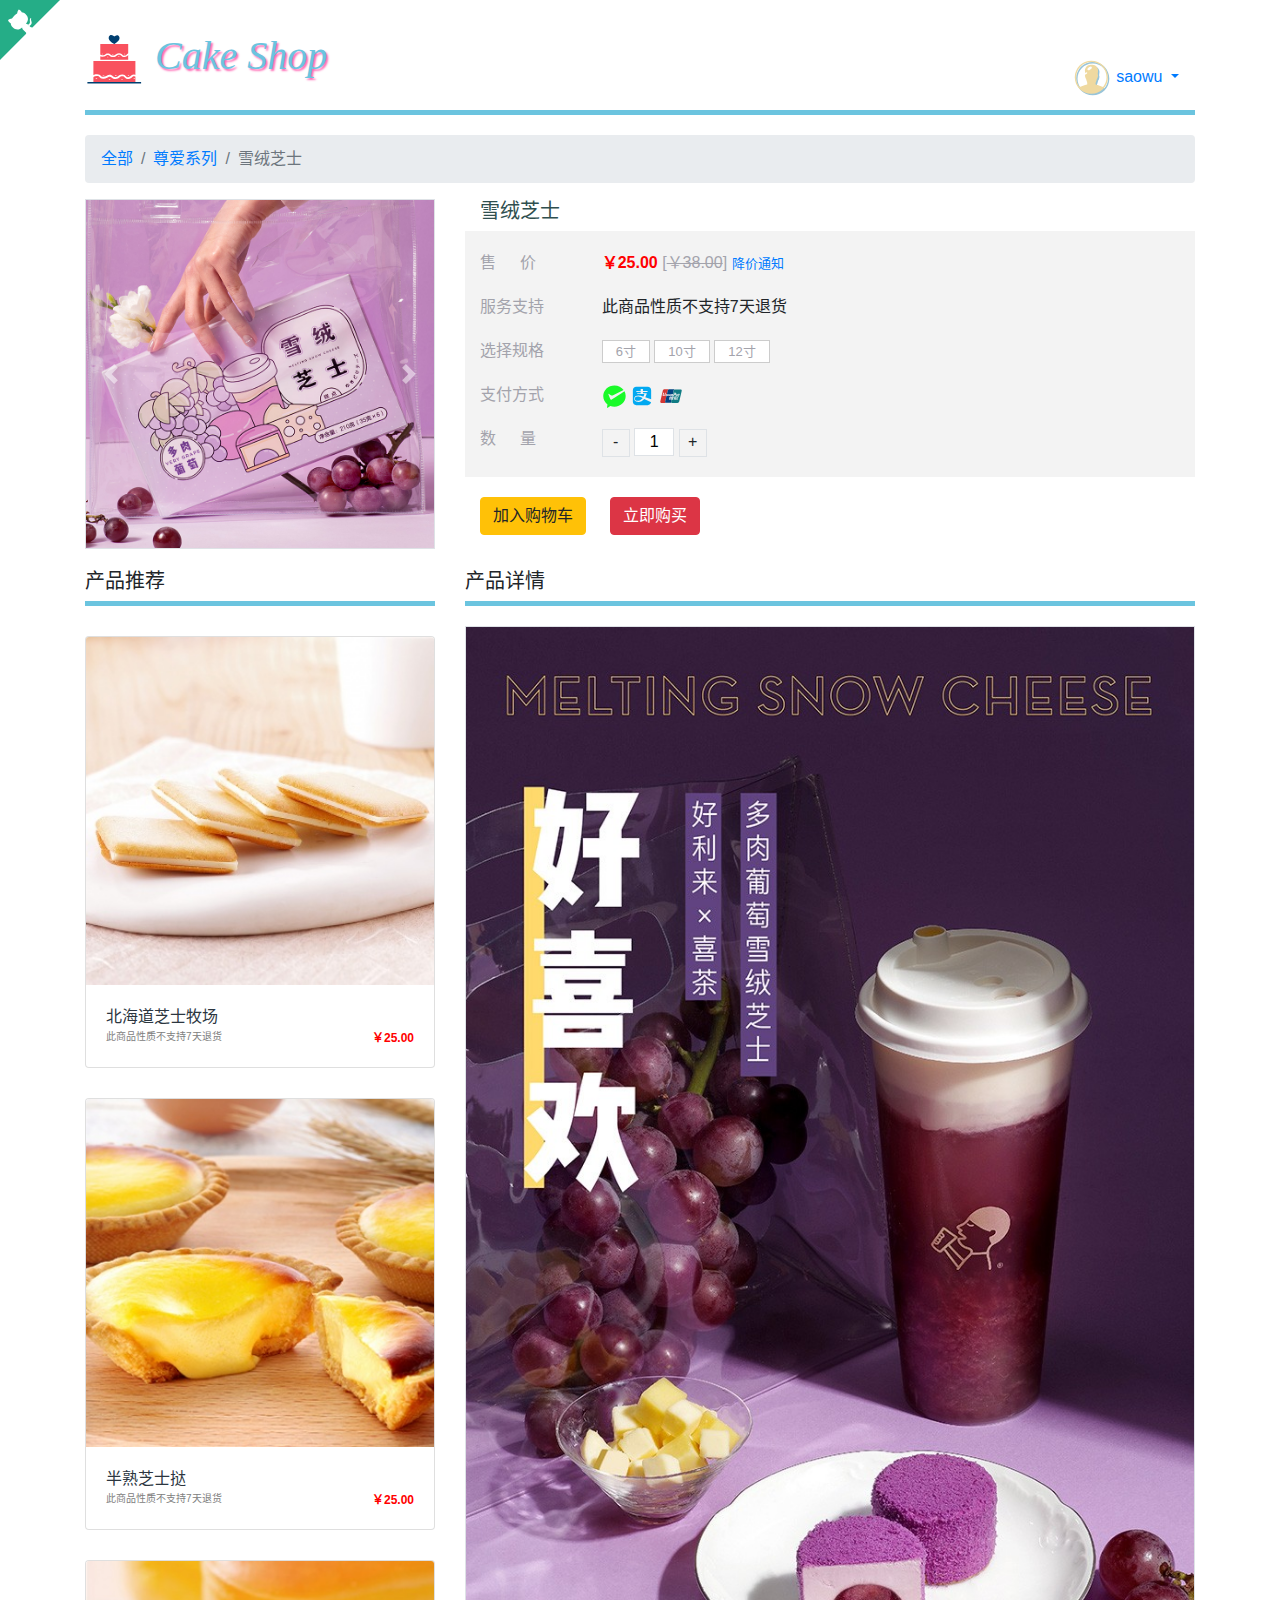
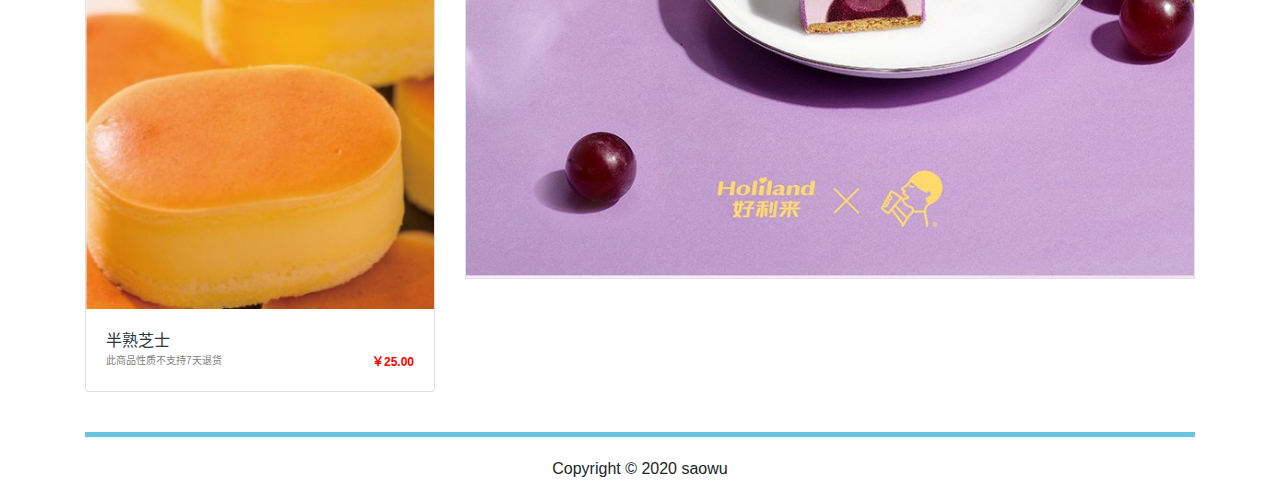
<file: details.html>
<!DOCTYPE html>
<html lang="zh-CN">
<head>
    <meta charset="UTF-8">
    <meta http-equiv="X-UA-Compatible" content="IE=edge">
    <meta name="viewport" content="width=device-width, initial-scale=1">
    <title>Cake Shop-产品详情</title>
    <link rel="stylesheet" href="css/bootstrap.min.css">
    <link rel="stylesheet" href="css/custom.css">
</head>
<body>
<!--头部-->
<header class="header-body">
    <div class="container">
        <div class="row">
            <div class="col-lg-6 col-sm-12">
                <h1 class="header-title">
                    <a href="index.html" class="text-decoration-none text-reset">
                        <svg t="1584181062336" class="icon" viewBox="0 0 1024 1024" version="1.1"
                             xmlns="http://www.w3.org/2000/svg" p-id="949" width="60" height="60">
                            <path d="M143.36 527.36h716.8v358.4H143.36zM261.12 240.64h476.16v266.24H261.12z"
                                  fill="#F9515E"
                                  p-id="950"></path>
                            <path d="M733.184 837.12c-27.648 0-41.984-14.336-54.272-26.112-11.776-11.776-20.992-20.48-43.008-20.48-24.064 0.512-34.816 9.216-48.128 19.968-15.36 12.288-33.28 26.112-68.608 25.6-35.84-1.024-52.736-14.848-66.56-26.624-10.752-9.216-17.408-14.848-33.792-13.312-15.872 1.536-20.48 5.12-28.16 10.752-11.776 9.216-26.624 20.48-72.704 23.04-42.496 2.56-57.856-10.752-72.192-27.136-8.704-10.24-15.36-17.408-39.936-17.408-54.784-1.024-70.656 25.6-71.68 26.624l-27.136-14.848c1.024-2.048 24.064-44.032 98.816-43.008 37.888 0.512 51.712 15.872 62.464 28.16 9.728 10.752 16.384 18.432 47.616 16.896 36.864-2.048 46.08-9.728 55.808-16.896 9.216-7.168 19.456-14.848 44.032-16.896 28.672-2.56 43.008 9.728 55.808 20.48 11.776 10.24 22.016 18.944 47.104 19.456 24.576 0.512 35.328-8.192 48.64-18.944 14.336-11.776 32.256-26.112 67.072-26.624 35.328-1.024 51.712 15.872 65.024 29.184 12.8 12.8 20.48 20.48 43.52 16.384 24.576-4.096 31.744-12.8 40.448-22.528 9.728-10.752 20.992-24.576 52.224-24.064 54.784 1.024 84.992 41.984 86.528 44.032l-24.576 17.92c-1.024-1.024-23.04-30.208-61.952-31.232-16.384 0-19.968 4.096-28.16 13.312-9.728 11.264-23.04 26.624-58.368 32.768-5.632 1.024-10.752 1.536-15.872 1.536zM668.672 462.848c-24.064 0-36.864-12.8-47.616-23.04-10.752-10.24-18.944-18.944-38.912-18.432-21.504 0.512-31.744 8.704-43.52 17.92-13.824 10.752-29.184 23.04-60.416 22.528-31.744-0.512-46.592-13.312-58.368-23.552-9.728-8.192-15.872-13.312-30.72-12.288-14.336 1.024-18.432 4.608-25.6 9.728-10.24 8.192-23.04 17.92-64 20.48-40.448 2.56-53.248-12.288-63.488-23.552-8.192-9.216-13.824-15.872-36.352-15.872-49.152-0.512-63.488 23.04-64.512 24.064L112.64 428.544c1.024-1.536 20.992-38.912 87.04-37.376 33.28 0.512 45.568 13.824 54.784 24.576 8.704 9.728 14.848 16.896 43.008 15.36 32.768-2.048 41.472-8.704 49.664-14.848 8.192-6.144 17.408-13.312 38.912-14.848 25.088-2.048 37.888 8.704 49.152 17.92 10.752 9.216 19.968 16.896 42.496 17.408 22.016 0.512 31.744-7.168 44.032-16.896 13.312-10.752 28.672-23.04 58.88-23.552 30.72-0.512 45.568 13.824 57.344 25.6 11.264 11.264 18.432 18.432 39.424 14.848 22.016-3.584 29.184-11.776 36.352-20.48 8.192-9.728 18.432-22.016 45.568-20.992 48.128 1.024 74.752 36.864 76.288 38.4l-20.48 14.848c-1.024-1.024-20.992-27.648-55.808-28.16-14.848-0.512-18.432 4.096-25.6 12.288-8.704 9.728-20.48 23.552-51.2 28.672-4.608 1.024-9.216 1.536-13.824 1.536z"
                                  fill="#FFFFFF" p-id="951"></path>
                            <path d="M40.96 885.76h916.48v25.6H40.96z" fill="#003F70" p-id="952"></path>
                            <path d="M401.92 841.728a17.408 5.632 0 1 0 34.816 0 17.408 5.632 0 1 0-34.816 0Z"
                                  fill="#FFFFFF" p-id="953"></path>
                            <path d="M297.984 772.608a17.408 5.632 0 1 0 34.816 0 17.408 5.632 0 1 0-34.816 0Z"
                                  fill="#FFFFFF" p-id="954"></path>
                            <path d="M177.152 824.32a17.408 5.632 0 1 0 34.816 0 17.408 5.632 0 1 0-34.816 0Z"
                                  fill="#FFFFFF" p-id="955"></path>
                            <path d="M507.904 776.192a17.92 6.144 0 1 0 35.84 0 17.92 6.144 0 1 0-35.84 0Z"
                                  fill="#FFFFFF"
                                  p-id="956"></path>
                            <path d="M617.472 841.728a14.336 5.632 0 1 0 28.672 0 14.336 5.632 0 1 0-28.672 0Z"
                                  fill="#FFFFFF" p-id="957"></path>
                            <path d="M727.04 778.24a14.336 5.632 0 1 0 28.672 0 14.336 5.632 0 1 0-28.672 0Z"
                                  fill="#FFFFFF"
                                  p-id="958"></path>
                            <path d="M825.344 829.952a14.336 5.632 0 1 0 28.672 0 14.336 5.632 0 1 0-28.672 0Z"
                                  fill="#FFFFFF" p-id="959"></path>
                            <path d="M283.136 408.576a12.288 5.12 0 1 0 24.576 0 12.288 5.12 0 1 0-24.576 0Z"
                                  fill="#FFFFFF"
                                  p-id="960"></path>
                            <path d="M375.296 460.8a12.288 5.12 0 1 0 24.576 0 12.288 5.12 0 1 0-24.576 0Z"
                                  fill="#FFFFFF"
                                  p-id="961"></path>
                            <path d="M461.824 414.208a12.288 5.12 0 1 0 24.576 0 12.288 5.12 0 1 0-24.576 0Z"
                                  fill="#FFFFFF"
                                  p-id="962"></path>
                            <path d="M565.76 449.536a11.776 5.12 0 1 0 23.552 0 11.776 5.12 0 1 0-23.552 0Z"
                                  fill="#FFFFFF"
                                  p-id="963"></path>
                            <path d="M733.184 461.312a11.776 5.12 0 1 0 23.552 0 11.776 5.12 0 1 0-23.552 0Z"
                                  fill="#FFFFFF"
                                  p-id="964"></path>
                            <path d="M664.064 409.088a11.776 5.12 0 1 0 23.552 0 11.776 5.12 0 1 0-23.552 0Z"
                                  fill="#FFFFFF"
                                  p-id="965"></path>
                            <path d="M584.192 113.664C617.984 173.056 496.128 240.64 496.128 240.64S381.952 180.736 407.04 117.248c26.624-67.584 93.184-4.608 93.184-4.608s54.272-51.2 83.968 1.024z"
                                  fill="#003F70" p-id="966"></path>
                        </svg>
                        Cake Shop
                    </a>
                </h1>
            </div>
            <div class="col-lg-6 col-md-12">
                <div class="header-link">
                    <a class="nav-link dropdown-toggle" href="#" role="button"
                       data-toggle="dropdown" aria-haspopup="true" aria-expanded="false">
                        <svg t="1584337883029" class="icon" viewBox="0 0 1024 1024" version="1.1"
                             xmlns="http://www.w3.org/2000/svg" p-id="18422" width="40" height="40">
                            <path d="M530.988977 103.954053c-234.650967 0-424.842786 190.191819-424.842785 424.842786 0 234.655063 190.191819 424.842786 424.842785 424.842785s424.842786-190.187723 424.842786-424.842785c0-234.650967-190.190795-424.842786-424.842786-424.842786z m299.341066 673.602893c-38.480682-16.147695-130.136849-47.989505-187.150879-64.85904-4.839906-1.522517-5.600653-1.73139-5.600653-21.886573 0-16.628922 6.846721-33.364327 13.520406-47.540019 7.225559-15.418689 15.800598-41.315821 18.877374-64.547779 8.60678-9.991073 20.364055-29.699842 27.866063-67.245717 6.603036-33.123714 3.526261-45.153343-0.86416-56.493896-0.449486-1.17542-0.934807-2.350841-1.246068-3.526261-1.660742-7.746716 0.58771-48.091894 6.259011-79.381829 3.905099-21.471899-1.002384-67.143328-30.528165-104.897052-18.671573-23.85448-54.418481-53.176508-119.660454-57.254644l-35.785816 0.035836c-64.133105 4.043323-99.848273 33.364327-118.516774 57.218808-29.593358 37.754747-34.503912 83.425152-30.564001 104.897052 5.671301 31.289936 7.951493 71.635113 6.290752 79.243604-0.343002 1.313645-0.828323 2.489065-1.313645 3.664486-4.354584 11.33953-7.466172 23.370183-0.828323 56.493896 7.537844 37.545875 19.224471 57.254643 27.866063 67.245717 3.040939 23.231958 11.615979 49.12909 18.877373 64.547779 5.324204 11.272977 7.778457 26.588254 7.778457 48.265954 0 20.123442-0.725935 20.399891-5.289392 21.815924-58.706513 17.323116-151.984514 51.066281-186.767946 66.279169-57.286384-67.833427-92.000192-155.304974-92.000191-250.834498 0-214.736398 174.702481-389.438879 389.438878-389.438879s389.438879 174.702481 389.438879 389.438879c0.002048 94.491305-33.879342 181.201081-90.096789 248.759083z"
                                  fill="#98C4D8" p-id="18423"></path>
                            <path d="M495.586094 68.550146C260.934103 68.550146 70.743309 258.741965 70.743309 493.392932c0 234.655063 190.191819 424.842786 424.842785 424.842786S920.42888 728.047995 920.42888 493.392932c0-234.650967-190.191819-424.842786-424.842786-424.842786z m299.340042 673.602893c-38.479658-16.147695-130.136849-47.989505-187.149855-64.85904-4.839906-1.522517-5.600653-1.73139-5.600653-21.886573 0-16.628922 6.846721-33.364327 13.520406-47.540019 7.225559-15.418689 15.800598-41.315821 18.877374-64.547779 8.60678-9.991073 20.364055-29.699842 27.866063-67.245716 6.603036-33.123714 3.526261-45.153343-0.864159-56.493897-0.449486-1.17542-0.934807-2.350841-1.246069-3.526261-1.660742-7.746716 0.58771-48.091894 6.259011-79.381829 3.905099-21.471899-1.002384-67.143328-30.528165-104.897052-18.671573-23.85448-54.418481-53.176508-119.660454-57.254643l-35.785816 0.035836c-64.133105 4.043323-99.848273 33.364327-118.516774 57.218807-29.593358 37.754747-34.503912 83.425152-30.564001 104.897052 5.671301 31.289936 7.951493 71.635113 6.290752 79.243604-0.343002 1.313645-0.828323 2.489065-1.313645 3.664486-4.354584 11.33953-7.466172 23.370183-0.828323 56.493897 7.537844 37.545875 19.224471 57.254643 27.866063 67.245716 3.040939 23.231958 11.615979 49.12909 18.877373 64.547779 5.324204 11.272977 7.778457 26.588254 7.778457 48.265954 0 20.123442-0.725935 20.399891-5.289391 21.815925-58.706513 17.323116-151.984514 51.066281-186.767946 66.279168-57.286384-67.833427-92.000192-155.304974-92.000192-250.834498 0-214.736398 174.702481-389.438879 389.438878-389.438879S885.024973 278.656534 885.024973 493.392932c0 94.492329-33.881389 181.203129-90.098837 248.760107z"
                                  fill="#EFD9A0" p-id="18424"></path>
                            <path d="M395.178373 303.920206a31.851025 67.683939 55.515 1 0 111.580283-76.644002 31.851025 67.683939 55.515 1 0-111.580283 76.644002Z"
                                  fill="#FEFEFE" p-id="18425"></path>
                            <path d="M326.782266 415.305922a21.234358 37.15987 55.515 1 0 61.259862-42.079128 21.234358 37.15987 55.515 1 0-61.259862 42.079128Z"
                                  fill="#FEFEFE" p-id="18426"></path>
                        </svg>
                        <span>saowu</span>
                    </a>
                    <div class="dropdown-menu">
                        <a class="dropdown-item" href="carts.html">
                            <svg t="1584338126176" class="icon" viewBox="0 0 1024 1024" version="1.1"
                                 xmlns="http://www.w3.org/2000/svg" p-id="19276" width="20" height="20">
                                <path d="M799.7 710.9H327c-14.5 0-26.9-10.4-29.5-24.6l-94.1-510.6h-88.2c-16.6 0-30-13.4-30-30s13.4-30 30-30h113.2c14.5 0 26.9 10.4 29.5 24.6L352 650.9h447.7c16.6 0 30 13.4 30 30s-13.4 30-30 30z"
                                      fill="#2854FD" p-id="19277"></path>
                                <path d="M668.5 565.2H303.8l-58.9-338.9h595.9c15.2 0 26.3 14.5 22.2 29.2l-57 205.3c-17.2 61.7-73.4 104.4-137.5 104.4z"
                                      fill="#7EC6FF" p-id="19278"></path>
                                <path d="M668.5 595.3h-390l-69.3-399h631.6c16.7 0 32.1 7.6 42.2 21 10.1 13.3 13.4 30.2 8.9 46.3l-57.1 205.3c-20.6 74.4-89 126.4-166.3 126.4z m-339.4-60.1h339.5c50.4 0 95-33.9 108.5-82.4l54.6-196.4h-551l48.4 278.8z"
                                      fill="#2854FD" p-id="19279"></path>
                                <path d="M391.8 822m-54.9 0a54.9 54.9 0 1 0 109.8 0 54.9 54.9 0 1 0-109.8 0Z"
                                      fill="#FFFFFF" p-id="19280"></path>
                                <path d="M391.8 907c-46.8 0-84.9-38.1-84.9-85 0-46.8 38.1-84.9 84.9-84.9s84.9 38.1 84.9 84.9c0.1 46.9-38 85-84.9 85z m0-109.8c-13.7 0-24.9 11.1-24.9 24.9 0 13.7 11.2 24.9 24.9 24.9s24.9-11.2 24.9-24.9c0-13.8-11.2-24.9-24.9-24.9z"
                                      fill="#2854FD" p-id="19281"></path>
                                <path d="M697.8 822m-54.9 0a54.9 54.9 0 1 0 109.8 0 54.9 54.9 0 1 0-109.8 0Z"
                                      fill="#FFFFFF" p-id="19282"></path>
                                <path d="M697.8 907c-46.8 0-84.9-38.1-84.9-85 0-46.8 38.1-84.9 84.9-84.9s84.9 38.1 84.9 84.9c0 46.9-38.1 85-84.9 85z m0-109.8c-13.7 0-24.9 11.1-24.9 24.9 0 13.7 11.2 24.9 24.9 24.9s24.9-11.2 24.9-24.9c0-13.8-11.2-24.9-24.9-24.9z"
                                      fill="#2854FD" p-id="19283"></path>
                                <path d="M833.7 373.3H683.2c-13.3 0-24-10.8-24-24 0-13.3 10.8-24 24-24h150.5c13.3 0 24 10.8 24 24 0.1 13.3-10.7 24-24 24z"
                                      fill="#2854FD" p-id="19284"></path>
                                <path d="M778.2 490.6H603.7c-13.3 0-24-10.8-24-24s10.8-24 24-24h174.6c13.3 0 24 10.8 24 24s-10.8 24-24.1 24z"
                                      fill="#2854FD" p-id="19285"></path>
                            </svg>
                            购物车
                        </a>
                        <div class="dropdown-divider"></div>
                        <a class="dropdown-item" href="oders.html">
                            <svg t="1584515265736" class="icon" viewBox="0 0 1024 1024" version="1.1"
                                 xmlns="http://www.w3.org/2000/svg" p-id="4555" width="20" height="20">
                                <path d="M802.816 1024H221.184c-64.256 0-116.48-52.224-116.48-116.48V214.016c0-64.256 52.224-116.48 116.48-116.48h10.752c21.248 0 38.4 17.152 38.4 38.4s-17.152 38.4-38.4 38.4h-10.752c-22.016 0-39.68 17.664-39.68 39.68v693.504c0 21.76 17.92 39.68 39.68 39.68h581.888c22.016 0 39.68-17.664 39.68-39.68V214.016c0-21.76-17.92-39.68-39.68-39.68h-10.752c-21.248 0-38.4-17.152-38.4-38.4s17.152-38.4 38.4-38.4h10.752c64.256 0 116.48 52.224 116.48 116.48v693.504c0 64.256-52.224 116.48-116.736 116.48z"
                                      p-id="4556"></path>
                                <path d="M702.976 252.416H321.024C271.104 252.416 230.4 211.712 230.4 161.792V90.368C230.4 40.704 271.104 0 321.024 0h382.208C752.896 0 793.6 40.704 793.6 90.368v71.424c0 49.92-40.704 90.624-90.624 90.624zM321.024 76.8c-7.424 0-13.568 6.144-13.568 13.568v71.424c0 7.424 6.144 13.568 13.568 13.568h382.208c7.424 0 13.568-6.144 13.568-13.568V90.368c0-7.424-6.144-13.568-13.568-13.568H321.024z"
                                      fill="#FF4A1A" p-id="4557"></path>
                                <path d="M678.144 459.776H345.856c-21.248 0-38.4-17.152-38.4-38.4s17.152-38.4 38.4-38.4h332.288c21.248 0 38.4 17.152 38.4 38.4s-17.152 38.4-38.4 38.4zM678.144 619.008H345.856c-21.248 0-38.4-17.152-38.4-38.4s17.152-38.4 38.4-38.4h332.288c21.248 0 38.4 17.152 38.4 38.4s-17.152 38.4-38.4 38.4zM678.144 778.496H345.856c-21.248 0-38.4-17.152-38.4-38.4s17.152-38.4 38.4-38.4h332.288c21.248 0 38.4 17.152 38.4 38.4s-17.152 38.4-38.4 38.4z"
                                      p-id="4558"></path>
                            </svg>
                            订单中心
                        </a>
                        <div class="dropdown-divider"></div>
                        <a class="dropdown-item" href="#">
                            <svg t="1584194257402" class="icon" viewBox="0 0 1240 1024" version="1.1"
                                 xmlns="http://www.w3.org/2000/svg" p-id="7230" width="20" height="20">
                                <path d="M1240.032446 891.56841v22.604758c-0.51668 0.823459-1.453163 1.614626-1.501601 2.470377-1.727649 29.418478-15.887916 53.16962-34.552988 74.660287C1183.391381 1015.006536 1155.587529 1023.677075 1125.716955 1023.677075q-488.359653 0.581265-976.751599 0.177609c-13.869634 0-27.787706-0.629704-41.641194-1.614626-27.690829-1.969843-50.440903-12.012814-68.201784-35.279569-30.371107-39.719789-39.477595-82.200588-22.782367-129.460679a801.548577 801.548577 0 0 1 67.507495-145.316302c27.561659-46.049122 60.580752-87.964802 97.491093-126.812693 12.303447-12.917005 26.140788-24.413139 39.396864-36.409807a580.344873 580.344873 0 0 1 81.280252-60.516167 615.301517 615.301517 0 0 1 125.940795-60.273973c29.337747-10.172141 59.192174-18.794242 90.112254-22.604758 29.692964-3.649054 59.450514-7.104353 89.272648-9.429414 13.75661-1.065653 27.77156 0.484388 41.625048 1.420871 18.810388 1.2917 37.60463 2.841741 56.350433 4.843877 32.566998 3.439152 64.197513 11.302379 95.47281 20.812523a631.189432 631.189432 0 0 1 139.035409 61.355773 601.819393 601.819393 0 0 1 115.913971 88.239288A790.908195 790.908195 0 0 1 1117.320902 641.091543a591.760276 591.760276 0 0 1 49.294519 70.607577c16.90513 28.80492 31.630515 58.998419 45.564734 89.385672 8.815856 19.246337 14.838409 39.832813 21.313058 60.080218 3.164666 9.83307 4.424074 20.263551 6.539233 30.4034z m-657.620853 53.282644C471.745156 921.955663 390.125833 818.716504 403.97932 704.75623c12.464909-102.399554 97.442654-184.82619 202.990729-192.237322 62.324547-4.391782 117.786936 15.936354 163.174061 59.030712 42.852163 40.656272 65.473067 92.033658 67.394472 150.919053 1.759942 53.702447-15.936354 101.576095-50.279441 143.330313s-77.711929 67.168424-129.945067 79.116653h8.832002q211.919608 0 423.806923 0.096878a233.571737 233.571737 0 0 1 27.884583 1.921404c8.073128 1.001068 16.25928 0.371364 22.16881-4.843877a61.501088 61.501088 0 0 0 20.990132-41.415146c1.16253-12.803981-5.877237-23.250608-9.461706-34.746742a559.709958 559.709958 0 0 0-58.659347-128.282003c-25.285037-40.914612-54.299858-79.019776-90.176839-111.409165-20.085942-18.099953-40.640126-35.828542-62.066207-52.313869-37.136388-28.627312-78.470803-50.618512-122.001109-67.814274-33.907137-13.417539-68.847635-24.75221-105.338173-29.466917-28.352825-3.6652-56.770235-6.878305-85.236084-9.380975-10.269019-0.90419-20.796377 0.51668-31.146128 1.453163-21.910469 1.969843-44.192302 2.421938-65.586091 6.959037a773.518677 773.518677 0 0 0-87.189781 24.057921c-37.039511 12.545641-71.624791 30.774764-104.660031 51.764896a576.421333 576.421333 0 0 0-74.482678 56.511895c-27.012686 24.074067-52.717525 49.472128-73.982144 78.599974-20.473452 28.0299-39.41301 57.303062-57.270769 87.076757a469.064878 469.064878 0 0 0-48.939301 113.524325c-2.664132 9.380975-4.763145 19.375507 0.952629 28.514288 4.327197 6.910597 9.31639 13.401392 14.14412 19.972918 9.154927 12.448763 20.602622 17.16347 36.216051 12.771688a106.000169 106.000169 0 0 1 28.304387-3.374567q204.653792-0.306779 409.275292-0.145316zM765.332526 735.918504c0-4.843877 0.984922-11.722182-0.161463-18.245269-6.458502-36.474392-22.136517-67.814274-51.328947-91.743026-34.988936-28.772628-74.934773-39.913544-119.223953-32.712314-38.751014 6.29704-71.043526 24.703771-95.166032 56.511895-18.293708 24.138652-25.624108 52.055529-25.834009 81.457861-0.080731 14.725385 3.358421 29.983597 7.960104 44.111571 14.53163 44.822006 45.209516 74.934773 89.046601 91.597709 31.04925 11.802913 62.970398 11.399257 94.600912 3.439152 28.708043-7.217376 53.557131-22.104224 71.980009-45.484002 19.859895-25.317329 29.466917-54.574345 28.126778-88.933577z"
                                      fill="#333333" p-id="7231"></path>
                                <path d="M0 368.429721v-95.262909c5.312118-14.40246 12.319593-27.981461 23.476656-38.605697 15.629576-14.886848 31.646661-29.386186 48.099696-43.336551C107.517917 160.740433 147.124683 135.519981 188.394513 113.028247c35.683225-19.375507 73.174831-34.875913 111.279995-48.923155 43.691768-16.146256 87.36739-32.066464 132.964416-41.738071C461.992818 16.150712 491.669636 11.306835 521.3626 6.947346c21.765153-3.229251 43.756353-5.957968 65.699115-6.345478 44.644397-0.791167 89.369526-1.856819 133.836315 4.504805 20.667207 2.970911 41.592755 4.407928 62.033914 8.428346 47.211652 9.31639 93.648284 21.264619 138.938532 38.153602 49.310665 18.406732 99.202596 35.408739 144.395965 62.970398 24.477724 14.951433 48.697108 30.419546 72.238349 46.824142 17.760881 12.335739 34.617572 26.092349 51.280508 39.92969a270.417492 270.417492 0 0 1 27.448635 26.705907c11.593012 12.820127 18.471317 28.352825 22.717782 45.048054v95.262909c-0.581265 3.778224-0.984922 7.58874-1.759942 11.30238-5.295972 25.575669-14.095681 49.778907-30.92008 70.07475-16.469181 19.876041-36.506684 33.535773-63.955319 33.358164-50.570073-0.355218-101.156293 0-151.774805-0.25834-5.635043 0-12.045107-0.742728-16.775959-3.455299-14.321729-8.23459-28.191363-17.276494-41.802657-26.657468-6.458502-4.407928-13.352954-9.31639-17.42181-15.694161-12.917005-20.069796-17.308786-43.013625-17.760881-66.457988-0.64585-33.067532-0.161463-66.199649-0.161463-99.251035 0-5.134509-0.209901-10.414335-5.893383-12.497202-18.245269-6.716842-36.361368-13.853487-54.89727-19.504677-34.988936-10.656529-70.268505-20.263551-106.759043-24.445431-22.863098-2.63184-45.677758-7.023621-68.589295-7.621033-44.563666-1.16253-89.256502-1.937551-133.481097 6.054846-22.604758 4.085003-45.564734 6.329332-67.555934 12.384178-33.907137 9.348682-66.877792 21.716714-100.558881 31.759685-8.702832 2.583401-9.590876 7.136645-9.687754 14.354022-0.371364 37.297851 0 74.627994-2.050574 111.828967-0.871898 15.387382-6.087138 30.936226-11.657597 45.532442-6.458502 16.969715-22.007347 26.689761-35.3603 38.056725-14.40246 12.222716-30.677886 16.146256-49.262227 15.968647-47.324676-0.597411-94.681644-0.096878-142.087051-0.339072a58.998419 58.998419 0 0 1-17.018153-2.906326c-35.667079-11.060185-58.627055-37.136388-76.339498-67.95959C8.928879 398.816975 5.392849 383.058229 0 368.429721z m1068.30087 35.521763c24.49387 0 48.971594-0.145316 73.465464 0.12917 4.746999 0 7.249669-1.614626 9.235658-5.667335a99.70313 99.70313 0 0 0 9.816923-41.980266c0.371364-21.781299-0.468241-43.594891 0.322926-65.360043 0.419803-11.415403-1.808381-19.133313-12.158131-26.35069-30.500277-21.296911-59.385929-44.886591-89.805475-66.296526-25.39806-17.873905-51.797189-34.375379-78.293194-50.618512-17.066592-10.559651-34.32694-21.264619-52.814403-28.627311-50.876852-20.247405-103.10999-36.619708-157.506726-44.531374-35.053521-5.102217-70.236213-10.640383-105.548074-12.481056-40.785442-2.131306-81.861517-1.840673-122.501643 4.375636-30.241937 4.617829-60.726068 8.202298-90.499764 14.951432-51.668019 11.689889-101.721412 28.659604-149.142964 52.620648-27.787706 14.047243-55.639998 28.094485-82.458929 43.885523-27.868438 16.420742-55.010294 34.230062-81.538592 52.749818-19.246337 13.465977-37.136388 28.950237-55.268633 43.90167a13.950365 13.950365 0 0 0-4.294904 9.526291c-0.355218 23.944897-0.209901 47.905941-0.145317 71.850838a14.095681 14.095681 0 0 0 1.001068 6.184016c6.0387 12.206569 12.464909 24.219384 18.439024 36.442099 2.24433 4.56939 5.425142 5.489727 10.22058 5.473581 46.824142-0.177609 93.648284-0.096878 140.472426-0.113024 9.590876 0 26.722053-13.805049 28.304386-23.331339A120.612531 120.612531 0 0 0 279.330226 361.680587c0.161463-32.018025 0-64.036051 0.113023-96.054076a65.63453 65.63453 0 0 1 0.855752-8.702832c2.712571-19.375507 11.302379-36.216052 23.928751-50.731536 6.458502-7.524155 14.127974-15.597283 22.976122-19.375507 23.654265-10.059117 48.002819-18.681218 72.528981-26.463713 33.907137-10.73726 68.201785-19.779163 103.513646-24.445431 25.430353-3.342275 50.828413-8.444492 76.339498-9.203366 45.903805-1.388578 92.033658-2.3735 137.533807 6.022553 26.673615 4.843877 53.670154 8.557516 79.859381 15.355089 30.677886 7.960104 60.822946 18.326 90.919566 28.498142a169.245053 169.245053 0 0 1 35.812396 16.146256c30.258083 19.004143 45.58088 46.824142 45.209516 82.959462-0.274486 27.448635 0.548973 54.89727-0.25834 82.345905-0.532826 18.261415 9.154927 31.04925 19.940626 43.59489 1.501602 1.759942 5.247533 2.212037 7.960104 2.24433 23.880312 0.161463 47.792917 0.080731 71.737815 0.080731z"
                                      fill="#333333" p-id="7232"></path>
                                <path d="M1068.30087 403.951484c-23.944897 0-47.889795 0-71.834693-0.080731-2.712571 0-6.458502-0.484388-7.960104-2.24433-10.785699-12.545641-20.473452-25.333475-19.940626-43.59489 0.807313-27.448635 0-54.89727 0.258341-82.345905 0.38751-36.183759-14.935287-63.955319-45.209517-82.959462a169.245053 169.245053 0 0 0-35.812395-16.146256c-30.096621-10.172141-60.209388-20.538037-90.919567-28.498142-26.189227-6.797574-53.185767-10.446628-79.859381-15.355089-45.548588-8.396053-91.630002-7.411131-137.533807-6.022553-25.511084 0.758874-50.909145 5.861091-76.339497 9.203366-35.311861 4.666268-69.671094 13.708171-103.513646 24.445431-24.526163 7.782495-48.874716 16.404596-72.528981 26.463713-8.848148 3.745931-16.453035 11.819059-22.976123 19.375507-12.561787 14.53163-21.21618 31.339883-23.928751 50.731536a65.63453 65.63453 0 0 0-0.855751 8.702832c0 32.018025 0 64.036051-0.113024 96.054076a120.612531 120.612531 0 0 1-1.614626 18.987996c-1.614626 9.526291-18.71351 23.33134-28.304386 23.33134-46.824142 0-93.648284 0-140.472426 0.113024-4.843877 0-7.97625-0.90419-10.220579-5.473581-5.974115-12.238862-12.400324-24.219384-18.439025-36.442099a14.095681 14.095681 0 0 1-1.001067-6.184016c0-23.944897-0.209901-47.905941 0.145316-71.850839a13.950365 13.950365 0 0 1 4.294904-9.461705C101.721412 259.700835 119.627609 244.216576 138.8578 230.750598c26.528298-18.519755 53.670154-36.329076 81.538592-52.749818 26.818931-15.791038 54.671222-29.838281 82.458928-43.885523C350.276874 110.154214 400.427144 93.184499 452.095163 81.494609c29.773696-6.749135 60.257827-10.333604 90.499764-14.951432 40.640126-6.216308 81.716201-6.458502 122.501642-4.375636 35.311861 1.840673 70.494553 7.378839 105.548075 12.481056 54.396736 7.911665 106.565288 24.219384 157.506725 44.531374 18.406732 7.362693 35.667079 18.06766 52.733672 28.562726 26.496006 16.243133 52.895134 32.744607 78.293194 50.618512 30.419546 21.409935 59.305198 44.999615 89.805475 66.296526 10.34975 7.217376 12.577933 14.935287 12.158131 26.35069-0.791167 21.765153 0 43.594891-0.322926 65.360043a99.70313 99.70313 0 0 1-9.816923 41.980266c-1.985989 4.101149-4.488659 5.731921-9.235658 5.667335-24.445431-0.209901-48.971594-0.064585-73.465464-0.064585z"
                                      fill="#FF505E" p-id="7233"></path>
                            </svg>
                            188-8888-8888
                        </a>
                        <div class="dropdown-divider"></div>
                        <a class="dropdown-item" href="#">
                            <svg t="1584537471075" class="icon" viewBox="0 0 1024 1024" version="1.1"
                                 xmlns="http://www.w3.org/2000/svg" p-id="3135" width="20" height="20">
                                <path d="M512.099 127.99H128.165l-0.141 768.151 384.075-0.502V831.72l-320.062 0.242V191.784h320.062V127.99z m-25.168 0"
                                      p-id="3136" fill="#d81e06"></path>
                                <path d="M865.27 543.979l30.904-32.164-30.904-31.848-545.899-0.056v64.013z" p-id="3137"
                                      fill="#d81e06"></path>
                                <path d="M896.174 511.98L686.301 301.704l-45.138 45.189 209.873 210.276z" p-id="3138"
                                      fill="#d81e06"></path>
                                <path d="M851.036 466.913L641.245 677.107l45.138 45.189 209.791-210.193zM512.099 127.99h64.012v192.233h-64.012zM511.333 704.223h64.779v191.416h-64.779z"
                                      p-id="3139" fill="#d81e06"></path>
                            </svg>
                            登出
                        </a>
                    </div>
                </div>
            </div>
        </div>
    </div>
</header>
<!--主体-->
<div class="container div-margin">
    <hr>
    <!--    面包屑导航-->
    <nav aria-label="breadcrumb">
        <ol class="breadcrumb">
            <li class="breadcrumb-item"><a href="cakes.html">全部</a></li>
            <li class="breadcrumb-item"><a href="cakes.html">尊爱系列</a></li>
            <li class="breadcrumb-item active" aria-current="page">雪绒芝士</li>
        </ol>
    </nav>
    <!--    购买区-->
    <div class="row">
        <div class="col-lg-4 col-md-4 col-sm-12">
            <div id="carouselExampleControls" class="carousel slide" data-ride="carousel">
                <div class="carousel-inner border">
                    <div class="carousel-item active">
                        <img src="img/1144_P_1572554026740.jpg"
                             class="d-block w-100" alt="...">
                    </div>
                    <div class="carousel-item">
                        <img src="img/1144_P_1562474189429.png"
                             class="d-block w-100" alt="...">
                    </div>
                    <div class="carousel-item">
                        <img src="img/1144_P_1562474190887.jpg"
                             class="d-block w-100" alt="...">
                    </div>
                </div>
                <a class="carousel-control-prev" href="#carouselExampleControls" role="button" data-slide="prev">
                    <span class="carousel-control-prev-icon" aria-hidden="true"></span>
                    <span class="sr-only">Previous</span>
                </a>
                <a class="carousel-control-next" href="#carouselExampleControls" role="button" data-slide="next">
                    <span class="carousel-control-next-icon" aria-hidden="true"></span>
                    <span class="sr-only">Next</span>
                </a>
            </div>
        </div>
        <div class="col-lg-8 col-md-8 col-sm-12">
            <div class="container">
                <h5 style="color: darkslategrey">雪绒芝士</h5>
                <div style="" class="row summary-price-wrap">
                    <div class="col-lg-2 col-md-4 col-sm-2">
                        <div class="span-margin price-wrap-title text-nowrap">售&ensp;&ensp;&ensp;价</div>
                        <div class="span-margin price-wrap-title text-nowrap ">服务支持</div>
                        <div class="span-margin price-wrap-title text-nowrap">选择规格</div>
                        <div class="span-margin price-wrap-title text-nowrap">支付方式</div>
                        <div class="span-margin price-wrap-title text-nowrap">数&ensp;&ensp;&ensp;量</div>
                    </div>
                    <div class="col-lg-10 col-md-8 col-sm-10">
                        <div class="span-margin text-nowrap">
                            <span class="color-red"><strong>￥25.00</strong></span>
                            <span class="gray-c">[<del>￥38.00</del>]</span>
                            <span><a class="text-decoration-none font-small" href="#">降价通知</a></span>
                        </div>
                        <div class="span-margin text-nowrap">此商品性质不支持7天退货</div>
                        <div class="span-margin text-nowrap">
                            <a href="#" class="a-border text-decoration-none gray-c">6寸</a>
                            <a href="#" class="a-border text-decoration-none gray-c">10寸</a>
                            <a href="#" class="a-border text-decoration-none gray-c">12寸</a>
                        </div>
                        <div class="span-margin text-nowrap">
                            <svg t="1584248618629" class="icon" viewBox="0 0 1024 1024" version="1.1"
                                 xmlns="http://www.w3.org/2000/svg" p-id="4669" width="24" height="24">
                                <path d="M417.4848 663.6032c-57.344 34.56-65.792-19.456-65.792-19.456L279.8592 462.6432C252.2624 376.3712 303.8208 423.68 303.8208 423.68s44.2368 36.2496 77.7728 58.368c33.536 22.1184 71.8336 6.5024 71.8336 6.5024l469.4528-234.752c-86.5792-116.736-229.6832-193.0752-391.68-193.0752-264.3968 0-478.6688 203.1616-478.6688 453.7856 0 144.128 70.9632 272.4352 181.504 355.6352l-19.968 124.1088c0 0-9.728 36.1472 23.9616 19.4048 22.9376-11.52 81.408-52.5312 116.2752-77.5168 54.7328 20.5824 114.3808 32.1024 176.9472 32.1024 264.2944 0 478.72-203.1616 478.72-453.7344 0-72.6016-18.1248-141.2096-50.1248-201.984C810.24 409.9584 462.336 636.5184 417.4848 663.6032"
                                      p-id="4670" fill="#1afa29"></path>
                            </svg>
                            <svg t="1584248697584" class="icon" viewBox="0 0 1024 1024" version="1.1"
                                 xmlns="http://www.w3.org/2000/svg" p-id="5473" width="24" height="24">
                                <path d="M902.095 652.871l-250.96-84.392s19.287-28.87 39.874-85.472c20.59-56.606 23.539-87.689 23.539-87.689l-162.454-1.339v-55.487l196.739-1.387v-39.227H552.055v-89.29h-96.358v89.294H272.133v39.227l183.564-1.304v59.513h-147.24v31.079h303.064s-3.337 25.223-14.955 56.606c-11.615 31.38-23.58 58.862-23.58 58.862s-142.3-49.804-217.285-49.804c-74.985 0-166.182 30.123-175.024 117.55-8.8 87.383 42.481 134.716 114.728 152.139 72.256 17.513 138.962-0.173 197.04-28.607 58.087-28.391 115.081-92.933 115.081-92.933l292.486 142.041c-11.932 69.3-72.067 119.914-142.387 119.844H266.37c-79.714 0.078-144.392-64.483-144.466-144.194V266.374c-0.074-79.72 64.493-144.399 144.205-144.47h491.519c79.714-0.073 144.396 64.49 144.466 144.203v386.764z m-365.76-48.895s-91.302 115.262-198.879 115.262c-107.623 0-130.218-54.767-130.218-94.155 0-39.34 22.373-82.144 113.943-88.333 91.519-6.18 215.2 67.226 215.2 67.226h-0.047z"
                                      fill="#02A9F1" p-id="5474"></path>
                            </svg>
                            <svg t="1584248728376" class="icon" viewBox="0 0 1325 1024" version="1.1"
                                 xmlns="http://www.w3.org/2000/svg" p-id="5795" width="24" height="24">
                                <path d="M342.874353 817.543529l87.341176-376.470588h-3.011764c-3.011765 0-7.529412 1.505882-10.541177 3.011765-1.505882 7.529412-6.023529 28.611765-9.035294 37.647059-4.517647 19.576471-4.517647 22.588235-6.023529 33.129411l-1.505883 1.505883h-37.647058l-1.505883-1.505883 9.035294-36.141176c7.529412-33.129412 9.035294-45.176471 12.047059-61.741176l1.505882-1.505883c16.564706-3.011765 21.082353-3.011765 40.658824-6.023529l1.505882 1.505882-3.011764 10.541177c3.011765-1.505882 6.023529-4.517647 9.035294-6.02353 1.505882-1.505882 3.011765-1.505882 6.023529-3.011765l45.176471-191.247058c9.035294-42.164706 51.2-75.294118 91.858823-75.294118h-274.070588c-42.164706 0-82.823529 33.129412-91.858823 75.294118l-138.541177 596.329411c-9.035294 42.164706 16.564706 75.294118 57.223529 75.294118h272.564706c-42.164706 0-67.764706-34.635294-57.223529-75.294118z m-27.105882-313.223529c-13.552941 7.529412-33.129412 12.047059-54.211765 12.047059-16.564706 0-45.176471-3.011765-54.211765-19.576471-4.517647-6.023529-6.023529-12.047059-6.023529-19.57647l3.011764-27.105883 1.505883-7.529411 22.588235-97.882353 1.505882-6.02353s7.529412 1.505882 49.694118 0v1.505883c-4.517647 12.047059-25.6 97.882353-25.6 97.882352l-4.517647 25.6v4.517648c1.505882 12.047059 9.035294 19.576471 22.588235 19.57647 9.035294 0 15.058824-3.011765 22.588236-7.529412 10.541176-9.035294 13.552941-22.588235 18.070588-42.164706 0 0 21.082353-94.870588 21.082353-100.894117 3.011765 0 12.047059 1.505882 42.164706 0v1.505882c-4.517647 12.047059-25.6 102.4-25.6 102.4l-3.011765 9.035294c-3.011765 19.576471-9.035294 40.658824-31.623529 54.211765z"
                                      fill="#D43634" p-id="5796"></path>
                                <path d="M669.650824 817.543529l22.588235-99.388235H665.133176c-4.517647 0-7.529412 0-10.541176-1.505882-3.011765-1.505882-6.023529-4.517647-6.023529-7.529412s1.505882-7.529412 3.011764-13.552941l46.682353-153.6h33.129412l-4.517647 16.564706 4.517647-4.517647 9.035294-37.647059h-21.082353v-1.505883c1.505882-6.023529 3.011765-13.552941 4.517647-19.57647l1.505883-9.035294c3.011765-13.552941 6.023529-30.117647 6.023529-36.141177 0-3.011765 1.505882-10.541176-7.529412-10.541176-3.011765 0-7.529412 1.505882-12.047059 3.011765-1.505882 7.529412-6.023529 28.611765-9.035294 37.647058-4.517647 19.576471-4.517647 22.588235-6.023529 33.129412l-1.505882 1.505882h-37.647059l-1.505883-1.505882 9.035294-36.141176c7.529412-33.129412 9.035294-45.176471 10.541177-61.741177l1.505882-1.505882c16.564706-3.011765 21.082353-3.011765 40.658824-6.02353l1.505882 1.505883-3.011765 10.541176c3.011765-1.505882 6.023529-4.517647 9.035295-6.023529 9.035294-4.517647 18.070588-6.023529 24.094117-6.02353 4.517647 0 9.035294 0 13.552941 3.011765l43.670589-191.247059c9.035294-42.164706 51.2-75.294118 93.364706-75.294117h-326.776471c-42.164706 0-82.823529 33.129412-91.858824 75.294117l-43.670588 191.247059c7.529412-3.011765 13.552941-3.011765 18.070588-3.011765 7.529412 0 16.564706 3.011765 21.082353 12.047059 3.011765 9.035294 1.505882 19.576471-3.011764 39.152941l-3.011765 10.541177c-4.517647 22.588235-6.023529 27.105882-7.529412 42.164706l-4.517647 4.517647h-37.647059v-1.505883c1.505882-6.023529 3.011765-13.552941 4.517647-19.57647l1.505883-9.035294c3.011765-13.552941 6.023529-30.117647 6.023529-36.141177 0-3.011765 1.505882-9.035294-4.517647-10.541176l-87.341176 376.470588c-9.035294 42.164706 16.564706 75.294118 57.223529 75.294118h328.282353c-40.658824 1.505882-66.258824-33.129412-57.223529-73.788236z m12.047058-263.529411l-7.529411 24.094117h-52.705883l-6.023529 4.517647c-3.011765 3.011765-3.011765 1.505882-6.02353 3.011765s-9.035294 4.517647-18.070588 4.517647h-16.564706l7.529412-22.588235h4.517647c4.517647 0 7.529412 0 9.035294-1.505883 1.505882-1.505882 3.011765-3.011765 6.02353-7.529411l9.035294-18.070589h39.152941l-6.023529 13.552942h37.647058z m-140.047058-124.988236l-7.529412 30.117647c-1.505882 6.023529-3.011765 13.552941-4.517647 19.576471-3.011765 13.552941-4.517647 19.576471-6.02353 22.588235-1.505882 3.011765-1.505882 6.023529-3.011764 13.552941h-43.670589c1.505882-7.529412 3.011765-10.541176 4.517647-13.552941s1.505882-6.023529 4.517647-13.552941c3.011765-10.541176 4.517647-18.070588 6.02353-25.6 1.505882-6.023529 4.517647-24.094118 6.023529-30.117647-1.505882-4.517647 1.505882-9.035294 7.529412-13.552941 9.035294-6.023529 22.588235-7.529412 31.623529-3.011765 6.023529 3.011765 7.529412 9.035294 4.517648 13.552941z m7.529411 34.635294c3.011765-13.552941 9.035294-28.611765 19.576471-39.152941 16.564706-15.058824 36.141176-15.058824 45.17647-15.058823 13.552941 0 28.611765 3.011765 36.141177 13.552941 4.517647 6.023529 9.035294 18.070588 4.517647 40.658823-1.505882 7.529412-6.023529 24.094118-16.564706 34.635295-13.552941 13.552941-30.117647 18.070588-48.188235 18.070588-6.023529 0-16.564706-1.505882-24.094118-4.517647-22.588235-9.035294-19.576471-33.129412-16.564706-48.188236z m81.317647 254.494118h-43.670588c-3.011765 0-6.023529 0-10.541176-1.505882-3.011765-1.505882-6.023529-3.011765-7.529412-4.517647-1.505882-3.011765-4.517647-4.517647-3.011765-10.541177l12.047059-42.164706h-21.082353l7.529412-24.094117h21.082353l6.023529-19.576471h-21.082353l7.529412-22.588235h94.870588l-7.529412 22.588235h-37.647058l-6.02353 19.576471h39.152941l-6.023529 24.094117h-39.152941l-9.035294 31.62353c-1.505882 3.011765 9.035294 4.517647 13.552941 4.517647l19.57647-3.011765-9.035294 25.6z"
                                      fill="#034582" p-id="5797"></path>
                                <path d="M723.862588 566.061176l-7.529412 25.6s3.011765-1.505882 6.02353-4.517647l4.517647-21.082353h-3.011765z m-129.505882-72.282352c4.517647 0 7.529412-3.011765 10.541176-7.529412 4.517647-6.023529 7.529412-21.082353 9.035294-24.094118 4.517647-18.070588 3.011765-28.611765-6.023529-28.611765-12.047059 0-16.564706 15.058824-21.082353 31.62353-1.505882 6.023529-3.011765 12.047059-3.011765 16.564706 3.011765 12.047059 10.541176 12.047059 10.541177 12.047059z m94.870588 189.741176c-1.505882 4.517647-1.505882 7.529412-1.505882 7.529412 1.505882 1.505882 3.011765 3.011765 4.517647 3.011764h4.517647l13.552941-58.729411h-7.529412l-13.552941 48.188235z m24.094118-81.317647l-3.011765 10.541176h7.529412l3.011765-10.541176h-7.529412z"
                                      fill="#034582" p-id="5798"></path>
                                <path d="M967.815529 493.778824c4.517647 0 12.047059-3.011765 15.058824-7.529412 1.505882-1.505882 3.011765-6.023529 4.517647-9.035294 1.505882-4.517647 3.011765-10.541176 3.011765-15.058824 1.505882-3.011765 1.505882-6.023529 1.505882-9.035294 1.505882-12.047059-3.011765-19.576471-10.541176-19.576471-12.047059 0-16.564706 15.058824-21.082353 31.62353-1.505882 6.023529-3.011765 12.047059-3.011765 16.564706 3.011765 12.047059 10.541176 12.047059 10.541176 12.047059z m-203.294117 118.964705l3.011764-10.541176h-48.188235l-3.011765 10.541176h40.658824c6.023529 0 7.529412 1.505882 7.529412 0z"
                                      fill="#107C84" p-id="5799"></path>
                                <path d="M1198.215529 147.425882h-296.658823c-42.164706 0-82.823529 33.129412-93.364706 75.294118l-43.670588 191.247059c3.011765 1.505882 6.023529 4.517647 7.529412 9.035294 3.011765 9.035294 1.505882 19.576471-3.011765 39.152941l-3.011765 10.541177c-4.517647 22.588235-6.023529 27.105882-7.529412 42.164705l-1.505882 1.505883h-16.564706l-9.035294 37.647059c3.011765-3.011765 9.035294-6.023529 12.047059-7.529412 7.529412-3.011765 24.094118-6.023529 24.094117-6.02353h52.705883l-18.070588 60.235295c-3.011765 10.541176-6.023529 16.564706-9.035295 19.57647-1.505882 3.011765-4.517647 6.023529-9.035294 9.035294-4.517647 3.011765-9.035294 4.517647-12.047058 4.517647h-60.235295l-13.552941 58.729412 18.070588-1.505882-7.529411 27.105882h-15.058824l-24.094117 99.388235c-9.035294 42.164706 16.564706 75.294118 57.223529 75.294118h296.658823c42.164706 0 82.823529-33.129412 93.364706-75.294118l138.541177-594.823529c9.035294-42.164706-16.564706-75.294118-57.22353-75.294118z m-212.329411 263.529412c6.023529 3.011765 10.541176 6.023529 13.552941 10.541177v-4.517647l1.505882-1.505883c18.070588-3.011765 22.588235-3.011765 42.164706-6.023529v1.505882c-3.011765 13.552941-7.529412 28.611765-10.541176 42.164706-7.529412 30.117647-9.035294 45.176471-12.047059 60.235294l-1.505883 1.505882h-39.152941l-1.505882-1.505882c0-1.505882 1.505882-4.517647 1.505882-6.023529-6.023529 4.517647-12.047059 9.035294-19.57647 9.035294s-13.552941-1.505882-21.082353-4.517647c-22.588235-9.035294-19.576471-34.635294-16.564706-48.188236 3.011765-13.552941 9.035294-28.611765 19.57647-39.152941 16.564706-13.552941 34.635294-16.564706 43.670589-13.552941z m-204.8 105.411765l28.611764-118.964706 12.047059-54.211765s1.505882-4.517647 1.505883-6.023529c6.023529 0 18.070588 1.505882 51.2 0h12.047058c25.6 0 46.682353 0 58.729412 15.058823 4.517647 6.023529 6.023529 13.552941 6.02353 21.082353 0 6.023529-1.505882 12.047059-1.505883 16.564706-4.517647 19.576471-15.058824 36.141176-28.611765 46.682353-21.082353 16.564706-49.694118 16.564706-73.788235 16.564706h-3.011765l-3.011764 3.011765c0 1.505882-6.023529 24.094118-6.02353 24.094117s-6.023529 31.623529-7.529411 37.647059c-7.529412-1.505882-19.576471-1.505882-46.682353-1.505882z m10.541176 137.035294c-1.505882 4.517647-3.011765 7.529412-6.023529 10.541176-3.011765 3.011765-7.529412 6.023529-18.070589 6.02353h-18.070588v16.564706c0 4.517647 1.505882 4.517647 1.505883 4.517647s1.505882 1.505882 3.011764 1.505882h6.02353l18.070588-1.505882-9.035294 27.105882h-19.576471c-13.552941 0-24.094118 0-28.611764-3.011765-3.011765-1.505882-4.517647-4.517647-3.011765-9.035294l1.505882-64.752941h31.62353v13.552941h7.529411c3.011765 0 4.517647 0 6.02353-1.505882 1.505882-1.505882 1.505882-1.505882 1.505882-3.011765l3.011765-10.541176h25.6l-3.011765 13.552941z m111.435294 64.752941h-34.635294l3.011765-7.529412h-69.270588l7.529411-22.588235h7.529412l36.141177-121.976471 7.529411-24.094117h34.635294l-3.011764 12.047059s9.035294-6.023529 18.070588-9.035294c7.529412-1.505882 43.670588-3.011765 55.717647-3.011765h37.647059v13.552941c0 3.011765 1.505882 3.011765 6.023529 3.011765h6.02353l-6.02353 24.094117h-19.57647c-18.070588 1.505882-24.094118-6.023529-24.094118-15.058823v-13.552941l-3.011765 12.047058h-12.047058l-36.141177 120.470589h9.035294l-7.529412 24.094117h-10.541176l-3.011765 7.529412z m155.105883-106.917647h-37.647059l-6.02353 19.576471h37.647059l-6.023529 19.57647h-40.658824l-7.529412 9.035294h16.564706l4.517647 25.6c0 3.011765 0 4.517647 1.505883 6.02353 1.505882 1.505882 6.023529 1.505882 9.035294 1.505882h4.517647l-7.529412 25.6h-21.082353c-4.517647 0-6.023529-3.011765-9.035294-4.517647-3.011765-1.505882-6.023529-4.517647-6.023529-9.035294l-4.517647-25.6-18.070589 25.6c-6.023529 7.529412-13.552941 13.552941-27.105882 13.552941h-25.6l7.529412-22.588235h10.541176c3.011765 0 6.023529-1.505882 7.529412-1.505883 1.505882-1.505882 3.011765-1.505882 6.023529-4.517647l27.105883-37.647058h-36.141177l6.02353-21.082353h40.658823l6.02353-19.576471h-40.658824l7.529412-22.588235h112.941176l-12.047058 22.588235z m24.094117-70.776471l-1.505882 1.505883-15.058824 25.6c-4.517647 9.035294-13.552941 15.058824-27.105882 15.058823h-22.588235l7.529411-22.588235h4.517648c3.011765 0 4.517647 0 6.023529-1.505882 1.505882 0 1.505882-1.505882 3.011765-3.011765l7.529411-13.552941c12.047059-18.070588 15.058824-25.6 27.105883-45.176471-1.505882-22.588235-3.011765-30.117647-4.517647-43.670588-1.505882-9.035294-3.011765-18.070588-3.011765-27.105882-1.505882-18.070588-1.505882-15.058824-4.517647-27.105883v-1.505882l1.505882-1.505882c18.070588-1.505882 18.070588-3.011765 37.647059-6.02353l1.505882 1.505883 3.011765 49.694117v3.011765c10.541176-22.588235 10.541176-16.564706 22.588235-45.176471v-1.505882l1.505883-1.505882c16.564706-1.505882 19.576471-3.011765 39.152941-6.02353l1.505882 1.505883c-1.505882 0-75.294118 128-85.835294 149.082352z"
                                      fill="#107C84" p-id="5800"></path>
                                <path d="M775.062588 579.614118l4.517647-13.552942h-51.2l-4.517647 21.082353c7.529412-4.517647 15.058824-7.529412 22.588236-7.529411h28.611764z m105.411765-159.62353c10.541176-4.517647 18.070588-15.058824 19.576471-27.105882 3.011765-13.552941-1.505882-22.588235-10.541177-27.105882l-25.6-1.505883h-4.517647V368.790588l-12.047059 52.705883v3.011764h6.02353c9.035294 0 19.576471 0 27.105882-4.517647z m-28.611765 266.541177h28.611765l7.529412-27.105883h-28.611765l-7.529412 27.105883z m36.141177-120.470589l-9.035294 30.117648s10.541176-4.517647 16.564705-6.02353c6.023529-1.505882 15.058824-1.505882 15.058824-1.505882l6.023529-22.588236h-28.611764z m-24.094118 76.8s10.541176-6.023529 16.564706-7.529411c6.023529-1.505882 15.058824-3.011765 15.058823-3.011765l7.529412-22.588235h-28.611764l-10.541177 33.129411z"
                                      fill="#107C84" p-id="5801"></path>
                            </svg>
                        </div>
                        <div class="span-margin text-nowrap">
                            <span class="border operation-mark">-</span>
                            <input type="text" value="1" class="border operation-num">
                            <span class="border operation-mark">+</span>
                        </div>
                    </div>
                </div>
                <div class="row">
                    <div class="col-12">
                        <div class="div-margin text-content">
                            <button type="button" class="btn btn-warning" onclick="alert('成功添加购物车！')"
                                    style="margin-right: 20px">加入购物车</a></button>
                            <button type="button" class="btn btn-danger" onclick="alert('购买成功！')">立即购买</button>
                        </div>
                    </div>
                </div>
            </div>
        </div>
    </div>
    <!--    详情区-->
    <div class="row">
        <div class="col-lg-4 col-md-4 col-0">
            <div class="div-margin ">
                <h5>产品推荐</h5>
                <hr>
            </div>
            <div class="row">
                <div class="col-12">
                    <a href="details.html" class="text-decoration-none text-reset">
                        <div class="card span-margin">
                            <img src="img/931_G_1536033688718.jpg"
                                 class="card-img-top"
                                 alt="...">
                            <div class="card-body">
                                <div class="cake-title">北海道芝士牧场</div>
                                <div class="cake-body">此商品性质不支持7天退货<strong>￥25.00</strong></div>
                            </div>
                        </div>
                    </a>
                </div>
                <div class="col-12">
                    <a href="details.html" class="text-decoration-none text-reset">
                        <div class="card span-margin">
                            <img src="img/564_G_1487032606439.jpg"
                                 class="card-img-top"
                                 alt="...">
                            <div class="card-body">
                                <div class="cake-title">半熟芝士挞</div>
                                <div class="cake-body">此商品性质不支持7天退货<strong>￥25.00</strong></div>
                            </div>
                        </div>
                    </a>
                </div>
                <div class="col-12">
                    <a href="details.html" class="text-decoration-none text-reset">
                        <div class="card span-margin">
                            <img src="img/60_G_1456897858255.jpg"
                                 class="card-img-top"
                                 alt="...">
                            <div class="card-body">
                                <div class="cake-title">半熟芝士</div>
                                <div class="cake-body">此商品性质不支持7天退货<strong>￥25.00</strong></div>
                            </div>
                        </div>
                    </a>
                </div>

            </div>
        </div>
        <div class="col-lg-8 col-md-8 col-sm-12">
            <div class="div-margin ">
                <h5>产品详情</h5>
                <hr>
            </div>
            <div class="border">
                <img src="img/1572582894282883.jpg" alt="..." class="w-100">
            </div>
        </div>
    </div>
</div>
<!-- 回到顶部-->
<div class="float-bar vm_" id="top-icon" style="visibility:hidden">
    <div class="float-bar-item vm_" onclick="totop()"
         style="border-radius: 4px; border: 1px solid rgb(243, 244, 245);">
        <div class="float-bar-item-icon vm_">
            <svg t="1584178345280" class="icon" viewBox="0 0 1024 1024" version="1.1"
                 xmlns="http://www.w3.org/2000/svg" p-id="5525" width="36" height="36">
                <path d="M233.376 722.752L278.624 768 512 534.624 745.376 768l45.248-45.248L512 444.128zM192 352h640V288H192z"
                      fill="#a3a3ac" p-id="5526"></path>
            </svg>
        </div>
        <div class="float-bar-item-content vm_" style="bottom: 3px; padding: 10px 50px;">
            <div class="gray-c">回到顶部</div>
        </div>
    </div>
</div>
<!-- Fork me on GitHub -->
<a href="https://github.com/saowu/" target="_blank" class="github-corner" title="Fork me on GitHub">
    <svg width="60" height="60" viewBox="0 0 250 250"
         style=" color:#fff; z-index: 999; position: fixed; top: 0; border: 0; left: 0; transform: scale(-1, 1);"
         aria-hidden="true">
        <path d="M0,0 L115,115 L130,115 L142,142 L250,250 L250,0 Z"></path>
        <path d="M128.3,109.0 C113.8,99.7 119.0,89.6 119.0,89.6 C122.0,82.7 120.5,78.6 120.5,78.6 C119.2,72.0 123.4,76.3 123.4,76.3 C127.3,80.9 125.5,87.3 125.5,87.3 C122.9,97.6 130.6,101.9 134.4,103.2"
              fill="currentColor" style="transform-origin: 130px 106px;" class="octo-arm"></path>
        <path d="M115.0,115.0 C114.9,115.1 118.7,116.5 119.8,115.4 L133.7,101.6 C136.9,99.2 139.9,98.4 142.2,98.6 C133.8,88.0 127.5,74.4 143.8,58.0 C148.5,53.4 154.0,51.2 159.7,51.0 C160.3,49.4 163.2,43.6 171.4,40.1 C171.4,40.1 176.1,42.5 178.8,56.2 C183.1,58.6 187.2,61.8 190.9,65.4 C194.5,69.0 197.7,73.2 200.1,77.6 C213.8,80.2 216.3,84.9 216.3,84.9 C212.7,93.1 206.9,96.0 205.4,96.6 C205.1,102.4 203.0,107.8 198.3,112.5 C181.9,128.9 168.3,122.5 157.7,114.1 C157.9,116.9 156.7,120.9 152.7,124.9 L141.0,136.5 C139.8,137.7 141.6,141.9 141.8,141.8 Z"
              fill="currentColor" class="octo-body"></path>
    </svg>
</a>
<!--悬浮我的信息-->
<div class="suspension">
    <a class="nav-link dropdown-toggle" href="#" role="button"
       data-toggle="dropdown" aria-haspopup="true" aria-expanded="false">
        <svg t="1584337883029" class="icon" viewBox="0 0 1024 1024" version="1.1"
             xmlns="http://www.w3.org/2000/svg" p-id="18422" width="40" height="40">
            <path d="M530.988977 103.954053c-234.650967 0-424.842786 190.191819-424.842785 424.842786 0 234.655063 190.191819 424.842786 424.842785 424.842785s424.842786-190.187723 424.842786-424.842785c0-234.650967-190.190795-424.842786-424.842786-424.842786z m299.341066 673.602893c-38.480682-16.147695-130.136849-47.989505-187.150879-64.85904-4.839906-1.522517-5.600653-1.73139-5.600653-21.886573 0-16.628922 6.846721-33.364327 13.520406-47.540019 7.225559-15.418689 15.800598-41.315821 18.877374-64.547779 8.60678-9.991073 20.364055-29.699842 27.866063-67.245717 6.603036-33.123714 3.526261-45.153343-0.86416-56.493896-0.449486-1.17542-0.934807-2.350841-1.246068-3.526261-1.660742-7.746716 0.58771-48.091894 6.259011-79.381829 3.905099-21.471899-1.002384-67.143328-30.528165-104.897052-18.671573-23.85448-54.418481-53.176508-119.660454-57.254644l-35.785816 0.035836c-64.133105 4.043323-99.848273 33.364327-118.516774 57.218808-29.593358 37.754747-34.503912 83.425152-30.564001 104.897052 5.671301 31.289936 7.951493 71.635113 6.290752 79.243604-0.343002 1.313645-0.828323 2.489065-1.313645 3.664486-4.354584 11.33953-7.466172 23.370183-0.828323 56.493896 7.537844 37.545875 19.224471 57.254643 27.866063 67.245717 3.040939 23.231958 11.615979 49.12909 18.877373 64.547779 5.324204 11.272977 7.778457 26.588254 7.778457 48.265954 0 20.123442-0.725935 20.399891-5.289392 21.815924-58.706513 17.323116-151.984514 51.066281-186.767946 66.279169-57.286384-67.833427-92.000192-155.304974-92.000191-250.834498 0-214.736398 174.702481-389.438879 389.438878-389.438879s389.438879 174.702481 389.438879 389.438879c0.002048 94.491305-33.879342 181.201081-90.096789 248.759083z"
                  fill="#98C4D8" p-id="18423"></path>
            <path d="M495.586094 68.550146C260.934103 68.550146 70.743309 258.741965 70.743309 493.392932c0 234.655063 190.191819 424.842786 424.842785 424.842786S920.42888 728.047995 920.42888 493.392932c0-234.650967-190.191819-424.842786-424.842786-424.842786z m299.340042 673.602893c-38.479658-16.147695-130.136849-47.989505-187.149855-64.85904-4.839906-1.522517-5.600653-1.73139-5.600653-21.886573 0-16.628922 6.846721-33.364327 13.520406-47.540019 7.225559-15.418689 15.800598-41.315821 18.877374-64.547779 8.60678-9.991073 20.364055-29.699842 27.866063-67.245716 6.603036-33.123714 3.526261-45.153343-0.864159-56.493897-0.449486-1.17542-0.934807-2.350841-1.246069-3.526261-1.660742-7.746716 0.58771-48.091894 6.259011-79.381829 3.905099-21.471899-1.002384-67.143328-30.528165-104.897052-18.671573-23.85448-54.418481-53.176508-119.660454-57.254643l-35.785816 0.035836c-64.133105 4.043323-99.848273 33.364327-118.516774 57.218807-29.593358 37.754747-34.503912 83.425152-30.564001 104.897052 5.671301 31.289936 7.951493 71.635113 6.290752 79.243604-0.343002 1.313645-0.828323 2.489065-1.313645 3.664486-4.354584 11.33953-7.466172 23.370183-0.828323 56.493897 7.537844 37.545875 19.224471 57.254643 27.866063 67.245716 3.040939 23.231958 11.615979 49.12909 18.877373 64.547779 5.324204 11.272977 7.778457 26.588254 7.778457 48.265954 0 20.123442-0.725935 20.399891-5.289391 21.815925-58.706513 17.323116-151.984514 51.066281-186.767946 66.279168-57.286384-67.833427-92.000192-155.304974-92.000192-250.834498 0-214.736398 174.702481-389.438879 389.438878-389.438879S885.024973 278.656534 885.024973 493.392932c0 94.492329-33.881389 181.203129-90.098837 248.760107z"
                  fill="#EFD9A0" p-id="18424"></path>
            <path d="M395.178373 303.920206a31.851025 67.683939 55.515 1 0 111.580283-76.644002 31.851025 67.683939 55.515 1 0-111.580283 76.644002Z"
                  fill="#FEFEFE" p-id="18425"></path>
            <path d="M326.782266 415.305922a21.234358 37.15987 55.515 1 0 61.259862-42.079128 21.234358 37.15987 55.515 1 0-61.259862 42.079128Z"
                  fill="#FEFEFE" p-id="18426"></path>
        </svg>
    </a>
    <div class="dropdown-menu">
        <a class="dropdown-item" href="carts.html">
            <svg t="1584338126176" class="icon" viewBox="0 0 1024 1024" version="1.1"
                 xmlns="http://www.w3.org/2000/svg" p-id="19276" width="20" height="20">
                <path d="M799.7 710.9H327c-14.5 0-26.9-10.4-29.5-24.6l-94.1-510.6h-88.2c-16.6 0-30-13.4-30-30s13.4-30 30-30h113.2c14.5 0 26.9 10.4 29.5 24.6L352 650.9h447.7c16.6 0 30 13.4 30 30s-13.4 30-30 30z"
                      fill="#2854FD" p-id="19277"></path>
                <path d="M668.5 565.2H303.8l-58.9-338.9h595.9c15.2 0 26.3 14.5 22.2 29.2l-57 205.3c-17.2 61.7-73.4 104.4-137.5 104.4z"
                      fill="#7EC6FF" p-id="19278"></path>
                <path d="M668.5 595.3h-390l-69.3-399h631.6c16.7 0 32.1 7.6 42.2 21 10.1 13.3 13.4 30.2 8.9 46.3l-57.1 205.3c-20.6 74.4-89 126.4-166.3 126.4z m-339.4-60.1h339.5c50.4 0 95-33.9 108.5-82.4l54.6-196.4h-551l48.4 278.8z"
                      fill="#2854FD" p-id="19279"></path>
                <path d="M391.8 822m-54.9 0a54.9 54.9 0 1 0 109.8 0 54.9 54.9 0 1 0-109.8 0Z"
                      fill="#FFFFFF" p-id="19280"></path>
                <path d="M391.8 907c-46.8 0-84.9-38.1-84.9-85 0-46.8 38.1-84.9 84.9-84.9s84.9 38.1 84.9 84.9c0.1 46.9-38 85-84.9 85z m0-109.8c-13.7 0-24.9 11.1-24.9 24.9 0 13.7 11.2 24.9 24.9 24.9s24.9-11.2 24.9-24.9c0-13.8-11.2-24.9-24.9-24.9z"
                      fill="#2854FD" p-id="19281"></path>
                <path d="M697.8 822m-54.9 0a54.9 54.9 0 1 0 109.8 0 54.9 54.9 0 1 0-109.8 0Z"
                      fill="#FFFFFF" p-id="19282"></path>
                <path d="M697.8 907c-46.8 0-84.9-38.1-84.9-85 0-46.8 38.1-84.9 84.9-84.9s84.9 38.1 84.9 84.9c0 46.9-38.1 85-84.9 85z m0-109.8c-13.7 0-24.9 11.1-24.9 24.9 0 13.7 11.2 24.9 24.9 24.9s24.9-11.2 24.9-24.9c0-13.8-11.2-24.9-24.9-24.9z"
                      fill="#2854FD" p-id="19283"></path>
                <path d="M833.7 373.3H683.2c-13.3 0-24-10.8-24-24 0-13.3 10.8-24 24-24h150.5c13.3 0 24 10.8 24 24 0.1 13.3-10.7 24-24 24z"
                      fill="#2854FD" p-id="19284"></path>
                <path d="M778.2 490.6H603.7c-13.3 0-24-10.8-24-24s10.8-24 24-24h174.6c13.3 0 24 10.8 24 24s-10.8 24-24.1 24z"
                      fill="#2854FD" p-id="19285"></path>
            </svg>
            购物车
        </a>
        <div class="dropdown-divider"></div>
        <a class="dropdown-item" href="oders.html">
            <svg t="1584515265736" class="icon" viewBox="0 0 1024 1024" version="1.1"
                 xmlns="http://www.w3.org/2000/svg" p-id="4555" width="20" height="20">
                <path d="M802.816 1024H221.184c-64.256 0-116.48-52.224-116.48-116.48V214.016c0-64.256 52.224-116.48 116.48-116.48h10.752c21.248 0 38.4 17.152 38.4 38.4s-17.152 38.4-38.4 38.4h-10.752c-22.016 0-39.68 17.664-39.68 39.68v693.504c0 21.76 17.92 39.68 39.68 39.68h581.888c22.016 0 39.68-17.664 39.68-39.68V214.016c0-21.76-17.92-39.68-39.68-39.68h-10.752c-21.248 0-38.4-17.152-38.4-38.4s17.152-38.4 38.4-38.4h10.752c64.256 0 116.48 52.224 116.48 116.48v693.504c0 64.256-52.224 116.48-116.736 116.48z"
                      p-id="4556"></path>
                <path d="M702.976 252.416H321.024C271.104 252.416 230.4 211.712 230.4 161.792V90.368C230.4 40.704 271.104 0 321.024 0h382.208C752.896 0 793.6 40.704 793.6 90.368v71.424c0 49.92-40.704 90.624-90.624 90.624zM321.024 76.8c-7.424 0-13.568 6.144-13.568 13.568v71.424c0 7.424 6.144 13.568 13.568 13.568h382.208c7.424 0 13.568-6.144 13.568-13.568V90.368c0-7.424-6.144-13.568-13.568-13.568H321.024z"
                      fill="#FF4A1A" p-id="4557"></path>
                <path d="M678.144 459.776H345.856c-21.248 0-38.4-17.152-38.4-38.4s17.152-38.4 38.4-38.4h332.288c21.248 0 38.4 17.152 38.4 38.4s-17.152 38.4-38.4 38.4zM678.144 619.008H345.856c-21.248 0-38.4-17.152-38.4-38.4s17.152-38.4 38.4-38.4h332.288c21.248 0 38.4 17.152 38.4 38.4s-17.152 38.4-38.4 38.4zM678.144 778.496H345.856c-21.248 0-38.4-17.152-38.4-38.4s17.152-38.4 38.4-38.4h332.288c21.248 0 38.4 17.152 38.4 38.4s-17.152 38.4-38.4 38.4z"
                      p-id="4558"></path>
            </svg>
            订单中心
        </a>
        <div class="dropdown-divider"></div>
        <a class="dropdown-item" href="#">
            <svg t="1584194257402" class="icon" viewBox="0 0 1240 1024" version="1.1"
                 xmlns="http://www.w3.org/2000/svg" p-id="7230" width="20" height="20">
                <path d="M1240.032446 891.56841v22.604758c-0.51668 0.823459-1.453163 1.614626-1.501601 2.470377-1.727649 29.418478-15.887916 53.16962-34.552988 74.660287C1183.391381 1015.006536 1155.587529 1023.677075 1125.716955 1023.677075q-488.359653 0.581265-976.751599 0.177609c-13.869634 0-27.787706-0.629704-41.641194-1.614626-27.690829-1.969843-50.440903-12.012814-68.201784-35.279569-30.371107-39.719789-39.477595-82.200588-22.782367-129.460679a801.548577 801.548577 0 0 1 67.507495-145.316302c27.561659-46.049122 60.580752-87.964802 97.491093-126.812693 12.303447-12.917005 26.140788-24.413139 39.396864-36.409807a580.344873 580.344873 0 0 1 81.280252-60.516167 615.301517 615.301517 0 0 1 125.940795-60.273973c29.337747-10.172141 59.192174-18.794242 90.112254-22.604758 29.692964-3.649054 59.450514-7.104353 89.272648-9.429414 13.75661-1.065653 27.77156 0.484388 41.625048 1.420871 18.810388 1.2917 37.60463 2.841741 56.350433 4.843877 32.566998 3.439152 64.197513 11.302379 95.47281 20.812523a631.189432 631.189432 0 0 1 139.035409 61.355773 601.819393 601.819393 0 0 1 115.913971 88.239288A790.908195 790.908195 0 0 1 1117.320902 641.091543a591.760276 591.760276 0 0 1 49.294519 70.607577c16.90513 28.80492 31.630515 58.998419 45.564734 89.385672 8.815856 19.246337 14.838409 39.832813 21.313058 60.080218 3.164666 9.83307 4.424074 20.263551 6.539233 30.4034z m-657.620853 53.282644C471.745156 921.955663 390.125833 818.716504 403.97932 704.75623c12.464909-102.399554 97.442654-184.82619 202.990729-192.237322 62.324547-4.391782 117.786936 15.936354 163.174061 59.030712 42.852163 40.656272 65.473067 92.033658 67.394472 150.919053 1.759942 53.702447-15.936354 101.576095-50.279441 143.330313s-77.711929 67.168424-129.945067 79.116653h8.832002q211.919608 0 423.806923 0.096878a233.571737 233.571737 0 0 1 27.884583 1.921404c8.073128 1.001068 16.25928 0.371364 22.16881-4.843877a61.501088 61.501088 0 0 0 20.990132-41.415146c1.16253-12.803981-5.877237-23.250608-9.461706-34.746742a559.709958 559.709958 0 0 0-58.659347-128.282003c-25.285037-40.914612-54.299858-79.019776-90.176839-111.409165-20.085942-18.099953-40.640126-35.828542-62.066207-52.313869-37.136388-28.627312-78.470803-50.618512-122.001109-67.814274-33.907137-13.417539-68.847635-24.75221-105.338173-29.466917-28.352825-3.6652-56.770235-6.878305-85.236084-9.380975-10.269019-0.90419-20.796377 0.51668-31.146128 1.453163-21.910469 1.969843-44.192302 2.421938-65.586091 6.959037a773.518677 773.518677 0 0 0-87.189781 24.057921c-37.039511 12.545641-71.624791 30.774764-104.660031 51.764896a576.421333 576.421333 0 0 0-74.482678 56.511895c-27.012686 24.074067-52.717525 49.472128-73.982144 78.599974-20.473452 28.0299-39.41301 57.303062-57.270769 87.076757a469.064878 469.064878 0 0 0-48.939301 113.524325c-2.664132 9.380975-4.763145 19.375507 0.952629 28.514288 4.327197 6.910597 9.31639 13.401392 14.14412 19.972918 9.154927 12.448763 20.602622 17.16347 36.216051 12.771688a106.000169 106.000169 0 0 1 28.304387-3.374567q204.653792-0.306779 409.275292-0.145316zM765.332526 735.918504c0-4.843877 0.984922-11.722182-0.161463-18.245269-6.458502-36.474392-22.136517-67.814274-51.328947-91.743026-34.988936-28.772628-74.934773-39.913544-119.223953-32.712314-38.751014 6.29704-71.043526 24.703771-95.166032 56.511895-18.293708 24.138652-25.624108 52.055529-25.834009 81.457861-0.080731 14.725385 3.358421 29.983597 7.960104 44.111571 14.53163 44.822006 45.209516 74.934773 89.046601 91.597709 31.04925 11.802913 62.970398 11.399257 94.600912 3.439152 28.708043-7.217376 53.557131-22.104224 71.980009-45.484002 19.859895-25.317329 29.466917-54.574345 28.126778-88.933577z"
                      fill="#333333" p-id="7231"></path>
                <path d="M0 368.429721v-95.262909c5.312118-14.40246 12.319593-27.981461 23.476656-38.605697 15.629576-14.886848 31.646661-29.386186 48.099696-43.336551C107.517917 160.740433 147.124683 135.519981 188.394513 113.028247c35.683225-19.375507 73.174831-34.875913 111.279995-48.923155 43.691768-16.146256 87.36739-32.066464 132.964416-41.738071C461.992818 16.150712 491.669636 11.306835 521.3626 6.947346c21.765153-3.229251 43.756353-5.957968 65.699115-6.345478 44.644397-0.791167 89.369526-1.856819 133.836315 4.504805 20.667207 2.970911 41.592755 4.407928 62.033914 8.428346 47.211652 9.31639 93.648284 21.264619 138.938532 38.153602 49.310665 18.406732 99.202596 35.408739 144.395965 62.970398 24.477724 14.951433 48.697108 30.419546 72.238349 46.824142 17.760881 12.335739 34.617572 26.092349 51.280508 39.92969a270.417492 270.417492 0 0 1 27.448635 26.705907c11.593012 12.820127 18.471317 28.352825 22.717782 45.048054v95.262909c-0.581265 3.778224-0.984922 7.58874-1.759942 11.30238-5.295972 25.575669-14.095681 49.778907-30.92008 70.07475-16.469181 19.876041-36.506684 33.535773-63.955319 33.358164-50.570073-0.355218-101.156293 0-151.774805-0.25834-5.635043 0-12.045107-0.742728-16.775959-3.455299-14.321729-8.23459-28.191363-17.276494-41.802657-26.657468-6.458502-4.407928-13.352954-9.31639-17.42181-15.694161-12.917005-20.069796-17.308786-43.013625-17.760881-66.457988-0.64585-33.067532-0.161463-66.199649-0.161463-99.251035 0-5.134509-0.209901-10.414335-5.893383-12.497202-18.245269-6.716842-36.361368-13.853487-54.89727-19.504677-34.988936-10.656529-70.268505-20.263551-106.759043-24.445431-22.863098-2.63184-45.677758-7.023621-68.589295-7.621033-44.563666-1.16253-89.256502-1.937551-133.481097 6.054846-22.604758 4.085003-45.564734 6.329332-67.555934 12.384178-33.907137 9.348682-66.877792 21.716714-100.558881 31.759685-8.702832 2.583401-9.590876 7.136645-9.687754 14.354022-0.371364 37.297851 0 74.627994-2.050574 111.828967-0.871898 15.387382-6.087138 30.936226-11.657597 45.532442-6.458502 16.969715-22.007347 26.689761-35.3603 38.056725-14.40246 12.222716-30.677886 16.146256-49.262227 15.968647-47.324676-0.597411-94.681644-0.096878-142.087051-0.339072a58.998419 58.998419 0 0 1-17.018153-2.906326c-35.667079-11.060185-58.627055-37.136388-76.339498-67.95959C8.928879 398.816975 5.392849 383.058229 0 368.429721z m1068.30087 35.521763c24.49387 0 48.971594-0.145316 73.465464 0.12917 4.746999 0 7.249669-1.614626 9.235658-5.667335a99.70313 99.70313 0 0 0 9.816923-41.980266c0.371364-21.781299-0.468241-43.594891 0.322926-65.360043 0.419803-11.415403-1.808381-19.133313-12.158131-26.35069-30.500277-21.296911-59.385929-44.886591-89.805475-66.296526-25.39806-17.873905-51.797189-34.375379-78.293194-50.618512-17.066592-10.559651-34.32694-21.264619-52.814403-28.627311-50.876852-20.247405-103.10999-36.619708-157.506726-44.531374-35.053521-5.102217-70.236213-10.640383-105.548074-12.481056-40.785442-2.131306-81.861517-1.840673-122.501643 4.375636-30.241937 4.617829-60.726068 8.202298-90.499764 14.951432-51.668019 11.689889-101.721412 28.659604-149.142964 52.620648-27.787706 14.047243-55.639998 28.094485-82.458929 43.885523-27.868438 16.420742-55.010294 34.230062-81.538592 52.749818-19.246337 13.465977-37.136388 28.950237-55.268633 43.90167a13.950365 13.950365 0 0 0-4.294904 9.526291c-0.355218 23.944897-0.209901 47.905941-0.145317 71.850838a14.095681 14.095681 0 0 0 1.001068 6.184016c6.0387 12.206569 12.464909 24.219384 18.439024 36.442099 2.24433 4.56939 5.425142 5.489727 10.22058 5.473581 46.824142-0.177609 93.648284-0.096878 140.472426-0.113024 9.590876 0 26.722053-13.805049 28.304386-23.331339A120.612531 120.612531 0 0 0 279.330226 361.680587c0.161463-32.018025 0-64.036051 0.113023-96.054076a65.63453 65.63453 0 0 1 0.855752-8.702832c2.712571-19.375507 11.302379-36.216052 23.928751-50.731536 6.458502-7.524155 14.127974-15.597283 22.976122-19.375507 23.654265-10.059117 48.002819-18.681218 72.528981-26.463713 33.907137-10.73726 68.201785-19.779163 103.513646-24.445431 25.430353-3.342275 50.828413-8.444492 76.339498-9.203366 45.903805-1.388578 92.033658-2.3735 137.533807 6.022553 26.673615 4.843877 53.670154 8.557516 79.859381 15.355089 30.677886 7.960104 60.822946 18.326 90.919566 28.498142a169.245053 169.245053 0 0 1 35.812396 16.146256c30.258083 19.004143 45.58088 46.824142 45.209516 82.959462-0.274486 27.448635 0.548973 54.89727-0.25834 82.345905-0.532826 18.261415 9.154927 31.04925 19.940626 43.59489 1.501602 1.759942 5.247533 2.212037 7.960104 2.24433 23.880312 0.161463 47.792917 0.080731 71.737815 0.080731z"
                      fill="#333333" p-id="7232"></path>
                <path d="M1068.30087 403.951484c-23.944897 0-47.889795 0-71.834693-0.080731-2.712571 0-6.458502-0.484388-7.960104-2.24433-10.785699-12.545641-20.473452-25.333475-19.940626-43.59489 0.807313-27.448635 0-54.89727 0.258341-82.345905 0.38751-36.183759-14.935287-63.955319-45.209517-82.959462a169.245053 169.245053 0 0 0-35.812395-16.146256c-30.096621-10.172141-60.209388-20.538037-90.919567-28.498142-26.189227-6.797574-53.185767-10.446628-79.859381-15.355089-45.548588-8.396053-91.630002-7.411131-137.533807-6.022553-25.511084 0.758874-50.909145 5.861091-76.339497 9.203366-35.311861 4.666268-69.671094 13.708171-103.513646 24.445431-24.526163 7.782495-48.874716 16.404596-72.528981 26.463713-8.848148 3.745931-16.453035 11.819059-22.976123 19.375507-12.561787 14.53163-21.21618 31.339883-23.928751 50.731536a65.63453 65.63453 0 0 0-0.855751 8.702832c0 32.018025 0 64.036051-0.113024 96.054076a120.612531 120.612531 0 0 1-1.614626 18.987996c-1.614626 9.526291-18.71351 23.33134-28.304386 23.33134-46.824142 0-93.648284 0-140.472426 0.113024-4.843877 0-7.97625-0.90419-10.220579-5.473581-5.974115-12.238862-12.400324-24.219384-18.439025-36.442099a14.095681 14.095681 0 0 1-1.001067-6.184016c0-23.944897-0.209901-47.905941 0.145316-71.850839a13.950365 13.950365 0 0 1 4.294904-9.461705C101.721412 259.700835 119.627609 244.216576 138.8578 230.750598c26.528298-18.519755 53.670154-36.329076 81.538592-52.749818 26.818931-15.791038 54.671222-29.838281 82.458928-43.885523C350.276874 110.154214 400.427144 93.184499 452.095163 81.494609c29.773696-6.749135 60.257827-10.333604 90.499764-14.951432 40.640126-6.216308 81.716201-6.458502 122.501642-4.375636 35.311861 1.840673 70.494553 7.378839 105.548075 12.481056 54.396736 7.911665 106.565288 24.219384 157.506725 44.531374 18.406732 7.362693 35.667079 18.06766 52.733672 28.562726 26.496006 16.243133 52.895134 32.744607 78.293194 50.618512 30.419546 21.409935 59.305198 44.999615 89.805475 66.296526 10.34975 7.217376 12.577933 14.935287 12.158131 26.35069-0.791167 21.765153 0 43.594891-0.322926 65.360043a99.70313 99.70313 0 0 1-9.816923 41.980266c-1.985989 4.101149-4.488659 5.731921-9.235658 5.667335-24.445431-0.209901-48.971594-0.064585-73.465464-0.064585z"
                      fill="#FF505E" p-id="7233"></path>
            </svg>
            188-8888-8888
        </a>
        <div class="dropdown-divider"></div>
        <a class="dropdown-item" href="#">
            <svg t="1584537471075" class="icon" viewBox="0 0 1024 1024" version="1.1"
                 xmlns="http://www.w3.org/2000/svg" p-id="3135" width="20" height="20">
                <path d="M512.099 127.99H128.165l-0.141 768.151 384.075-0.502V831.72l-320.062 0.242V191.784h320.062V127.99z m-25.168 0"
                      p-id="3136" fill="#d81e06"></path>
                <path d="M865.27 543.979l30.904-32.164-30.904-31.848-545.899-0.056v64.013z" p-id="3137"
                      fill="#d81e06"></path>
                <path d="M896.174 511.98L686.301 301.704l-45.138 45.189 209.873 210.276z" p-id="3138"
                      fill="#d81e06"></path>
                <path d="M851.036 466.913L641.245 677.107l45.138 45.189 209.791-210.193zM512.099 127.99h64.012v192.233h-64.012zM511.333 704.223h64.779v191.416h-64.779z"
                      p-id="3139" fill="#d81e06"></path>
            </svg>
            登出
        </a>
    </div>
</div>
<!--底部-->
<footer class="container bs-docs-footer">
    <div class="row">
        <div class="col-12">
            <hr>
            <div class="text-center">
                <p>Copyright © 2020 saowu</p>
            </div>
        </div>
    </div>
</footer>

<script src="js/jquery.slim.min.js"></script>
<script src="js/popper.min.js"></script>
<script src="js/bootstrap.min.js"></script>
<script src="js/custom.js"></script>
</body>
</html>
</file>
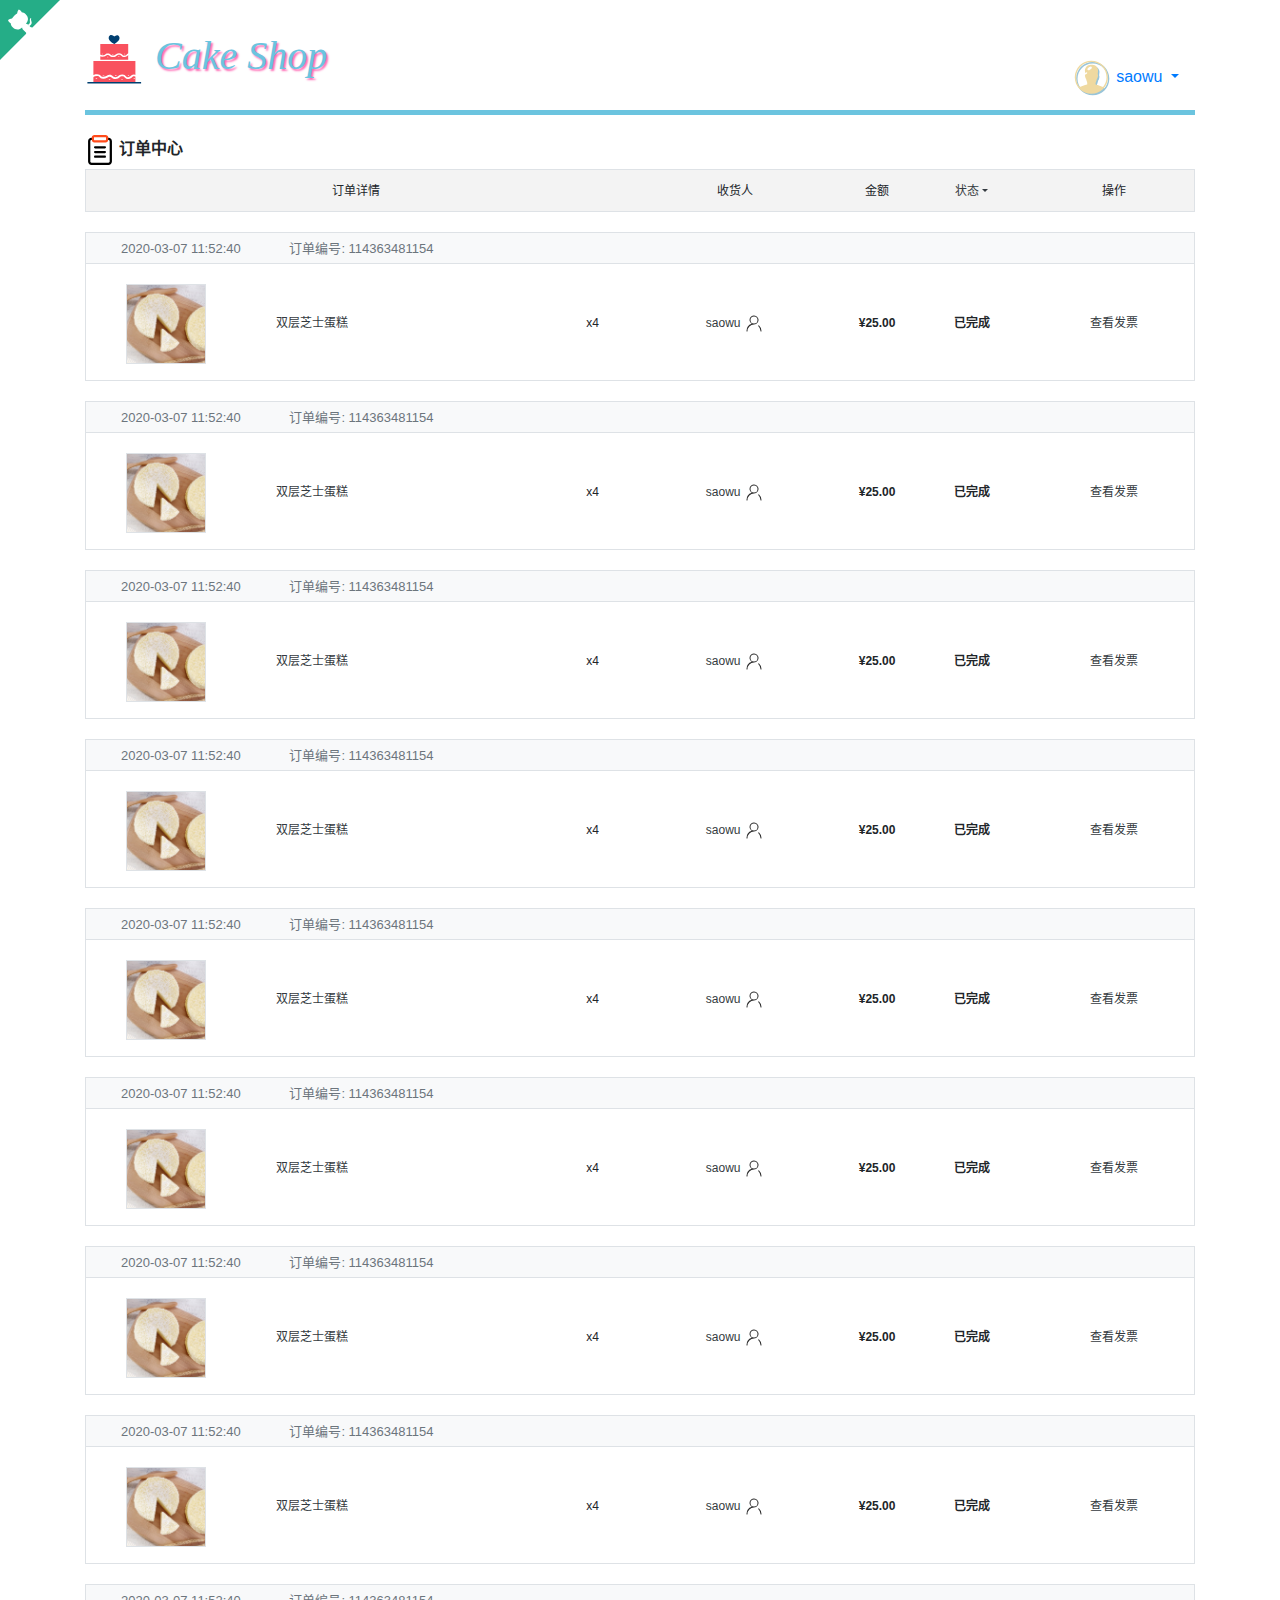
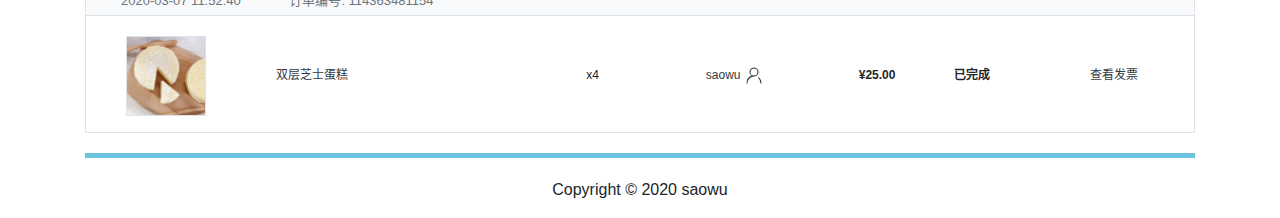
<file: oders.html>
<!DOCTYPE html>
<html lang="zh-CN">
<head>
    <meta charset="UTF-8">
    <meta http-equiv="X-UA-Compatible" content="IE=edge">
    <meta name="viewport" content="width=device-width, initial-scale=1">
    <title>Cake Shop-订单中心</title>
    <link rel="stylesheet" href="css/bootstrap.min.css">
    <link rel="stylesheet" href="css/custom.css">
</head>
<body>
<!--头部-->
<header class="header-body">
    <div class="container">
        <div class="row">
            <div class="col-lg-6 col-sm-12">
                <h1 class="header-title">
                    <a href="index.html" class="text-decoration-none text-reset">
                        <svg t="1584181062336" class="icon" viewBox="0 0 1024 1024" version="1.1"
                             xmlns="http://www.w3.org/2000/svg" p-id="949" width="60" height="60">
                            <path d="M143.36 527.36h716.8v358.4H143.36zM261.12 240.64h476.16v266.24H261.12z"
                                  fill="#F9515E"
                                  p-id="950"></path>
                            <path d="M733.184 837.12c-27.648 0-41.984-14.336-54.272-26.112-11.776-11.776-20.992-20.48-43.008-20.48-24.064 0.512-34.816 9.216-48.128 19.968-15.36 12.288-33.28 26.112-68.608 25.6-35.84-1.024-52.736-14.848-66.56-26.624-10.752-9.216-17.408-14.848-33.792-13.312-15.872 1.536-20.48 5.12-28.16 10.752-11.776 9.216-26.624 20.48-72.704 23.04-42.496 2.56-57.856-10.752-72.192-27.136-8.704-10.24-15.36-17.408-39.936-17.408-54.784-1.024-70.656 25.6-71.68 26.624l-27.136-14.848c1.024-2.048 24.064-44.032 98.816-43.008 37.888 0.512 51.712 15.872 62.464 28.16 9.728 10.752 16.384 18.432 47.616 16.896 36.864-2.048 46.08-9.728 55.808-16.896 9.216-7.168 19.456-14.848 44.032-16.896 28.672-2.56 43.008 9.728 55.808 20.48 11.776 10.24 22.016 18.944 47.104 19.456 24.576 0.512 35.328-8.192 48.64-18.944 14.336-11.776 32.256-26.112 67.072-26.624 35.328-1.024 51.712 15.872 65.024 29.184 12.8 12.8 20.48 20.48 43.52 16.384 24.576-4.096 31.744-12.8 40.448-22.528 9.728-10.752 20.992-24.576 52.224-24.064 54.784 1.024 84.992 41.984 86.528 44.032l-24.576 17.92c-1.024-1.024-23.04-30.208-61.952-31.232-16.384 0-19.968 4.096-28.16 13.312-9.728 11.264-23.04 26.624-58.368 32.768-5.632 1.024-10.752 1.536-15.872 1.536zM668.672 462.848c-24.064 0-36.864-12.8-47.616-23.04-10.752-10.24-18.944-18.944-38.912-18.432-21.504 0.512-31.744 8.704-43.52 17.92-13.824 10.752-29.184 23.04-60.416 22.528-31.744-0.512-46.592-13.312-58.368-23.552-9.728-8.192-15.872-13.312-30.72-12.288-14.336 1.024-18.432 4.608-25.6 9.728-10.24 8.192-23.04 17.92-64 20.48-40.448 2.56-53.248-12.288-63.488-23.552-8.192-9.216-13.824-15.872-36.352-15.872-49.152-0.512-63.488 23.04-64.512 24.064L112.64 428.544c1.024-1.536 20.992-38.912 87.04-37.376 33.28 0.512 45.568 13.824 54.784 24.576 8.704 9.728 14.848 16.896 43.008 15.36 32.768-2.048 41.472-8.704 49.664-14.848 8.192-6.144 17.408-13.312 38.912-14.848 25.088-2.048 37.888 8.704 49.152 17.92 10.752 9.216 19.968 16.896 42.496 17.408 22.016 0.512 31.744-7.168 44.032-16.896 13.312-10.752 28.672-23.04 58.88-23.552 30.72-0.512 45.568 13.824 57.344 25.6 11.264 11.264 18.432 18.432 39.424 14.848 22.016-3.584 29.184-11.776 36.352-20.48 8.192-9.728 18.432-22.016 45.568-20.992 48.128 1.024 74.752 36.864 76.288 38.4l-20.48 14.848c-1.024-1.024-20.992-27.648-55.808-28.16-14.848-0.512-18.432 4.096-25.6 12.288-8.704 9.728-20.48 23.552-51.2 28.672-4.608 1.024-9.216 1.536-13.824 1.536z"
                                  fill="#FFFFFF" p-id="951"></path>
                            <path d="M40.96 885.76h916.48v25.6H40.96z" fill="#003F70" p-id="952"></path>
                            <path d="M401.92 841.728a17.408 5.632 0 1 0 34.816 0 17.408 5.632 0 1 0-34.816 0Z"
                                  fill="#FFFFFF" p-id="953"></path>
                            <path d="M297.984 772.608a17.408 5.632 0 1 0 34.816 0 17.408 5.632 0 1 0-34.816 0Z"
                                  fill="#FFFFFF" p-id="954"></path>
                            <path d="M177.152 824.32a17.408 5.632 0 1 0 34.816 0 17.408 5.632 0 1 0-34.816 0Z"
                                  fill="#FFFFFF" p-id="955"></path>
                            <path d="M507.904 776.192a17.92 6.144 0 1 0 35.84 0 17.92 6.144 0 1 0-35.84 0Z"
                                  fill="#FFFFFF"
                                  p-id="956"></path>
                            <path d="M617.472 841.728a14.336 5.632 0 1 0 28.672 0 14.336 5.632 0 1 0-28.672 0Z"
                                  fill="#FFFFFF" p-id="957"></path>
                            <path d="M727.04 778.24a14.336 5.632 0 1 0 28.672 0 14.336 5.632 0 1 0-28.672 0Z"
                                  fill="#FFFFFF"
                                  p-id="958"></path>
                            <path d="M825.344 829.952a14.336 5.632 0 1 0 28.672 0 14.336 5.632 0 1 0-28.672 0Z"
                                  fill="#FFFFFF" p-id="959"></path>
                            <path d="M283.136 408.576a12.288 5.12 0 1 0 24.576 0 12.288 5.12 0 1 0-24.576 0Z"
                                  fill="#FFFFFF"
                                  p-id="960"></path>
                            <path d="M375.296 460.8a12.288 5.12 0 1 0 24.576 0 12.288 5.12 0 1 0-24.576 0Z"
                                  fill="#FFFFFF"
                                  p-id="961"></path>
                            <path d="M461.824 414.208a12.288 5.12 0 1 0 24.576 0 12.288 5.12 0 1 0-24.576 0Z"
                                  fill="#FFFFFF"
                                  p-id="962"></path>
                            <path d="M565.76 449.536a11.776 5.12 0 1 0 23.552 0 11.776 5.12 0 1 0-23.552 0Z"
                                  fill="#FFFFFF"
                                  p-id="963"></path>
                            <path d="M733.184 461.312a11.776 5.12 0 1 0 23.552 0 11.776 5.12 0 1 0-23.552 0Z"
                                  fill="#FFFFFF"
                                  p-id="964"></path>
                            <path d="M664.064 409.088a11.776 5.12 0 1 0 23.552 0 11.776 5.12 0 1 0-23.552 0Z"
                                  fill="#FFFFFF"
                                  p-id="965"></path>
                            <path d="M584.192 113.664C617.984 173.056 496.128 240.64 496.128 240.64S381.952 180.736 407.04 117.248c26.624-67.584 93.184-4.608 93.184-4.608s54.272-51.2 83.968 1.024z"
                                  fill="#003F70" p-id="966"></path>
                        </svg>
                        Cake Shop
                    </a>
                </h1>
            </div>
            <div class="col-lg-6 col-md-12">
                <div class="header-link">
                    <a class="nav-link dropdown-toggle" href="#" role="button"
                       data-toggle="dropdown" aria-haspopup="true" aria-expanded="false">
                        <svg t="1584337883029" class="icon" viewBox="0 0 1024 1024" version="1.1"
                             xmlns="http://www.w3.org/2000/svg" p-id="18422" width="40" height="40">
                            <path d="M530.988977 103.954053c-234.650967 0-424.842786 190.191819-424.842785 424.842786 0 234.655063 190.191819 424.842786 424.842785 424.842785s424.842786-190.187723 424.842786-424.842785c0-234.650967-190.190795-424.842786-424.842786-424.842786z m299.341066 673.602893c-38.480682-16.147695-130.136849-47.989505-187.150879-64.85904-4.839906-1.522517-5.600653-1.73139-5.600653-21.886573 0-16.628922 6.846721-33.364327 13.520406-47.540019 7.225559-15.418689 15.800598-41.315821 18.877374-64.547779 8.60678-9.991073 20.364055-29.699842 27.866063-67.245717 6.603036-33.123714 3.526261-45.153343-0.86416-56.493896-0.449486-1.17542-0.934807-2.350841-1.246068-3.526261-1.660742-7.746716 0.58771-48.091894 6.259011-79.381829 3.905099-21.471899-1.002384-67.143328-30.528165-104.897052-18.671573-23.85448-54.418481-53.176508-119.660454-57.254644l-35.785816 0.035836c-64.133105 4.043323-99.848273 33.364327-118.516774 57.218808-29.593358 37.754747-34.503912 83.425152-30.564001 104.897052 5.671301 31.289936 7.951493 71.635113 6.290752 79.243604-0.343002 1.313645-0.828323 2.489065-1.313645 3.664486-4.354584 11.33953-7.466172 23.370183-0.828323 56.493896 7.537844 37.545875 19.224471 57.254643 27.866063 67.245717 3.040939 23.231958 11.615979 49.12909 18.877373 64.547779 5.324204 11.272977 7.778457 26.588254 7.778457 48.265954 0 20.123442-0.725935 20.399891-5.289392 21.815924-58.706513 17.323116-151.984514 51.066281-186.767946 66.279169-57.286384-67.833427-92.000192-155.304974-92.000191-250.834498 0-214.736398 174.702481-389.438879 389.438878-389.438879s389.438879 174.702481 389.438879 389.438879c0.002048 94.491305-33.879342 181.201081-90.096789 248.759083z"
                                  fill="#98C4D8" p-id="18423"></path>
                            <path d="M495.586094 68.550146C260.934103 68.550146 70.743309 258.741965 70.743309 493.392932c0 234.655063 190.191819 424.842786 424.842785 424.842786S920.42888 728.047995 920.42888 493.392932c0-234.650967-190.191819-424.842786-424.842786-424.842786z m299.340042 673.602893c-38.479658-16.147695-130.136849-47.989505-187.149855-64.85904-4.839906-1.522517-5.600653-1.73139-5.600653-21.886573 0-16.628922 6.846721-33.364327 13.520406-47.540019 7.225559-15.418689 15.800598-41.315821 18.877374-64.547779 8.60678-9.991073 20.364055-29.699842 27.866063-67.245716 6.603036-33.123714 3.526261-45.153343-0.864159-56.493897-0.449486-1.17542-0.934807-2.350841-1.246069-3.526261-1.660742-7.746716 0.58771-48.091894 6.259011-79.381829 3.905099-21.471899-1.002384-67.143328-30.528165-104.897052-18.671573-23.85448-54.418481-53.176508-119.660454-57.254643l-35.785816 0.035836c-64.133105 4.043323-99.848273 33.364327-118.516774 57.218807-29.593358 37.754747-34.503912 83.425152-30.564001 104.897052 5.671301 31.289936 7.951493 71.635113 6.290752 79.243604-0.343002 1.313645-0.828323 2.489065-1.313645 3.664486-4.354584 11.33953-7.466172 23.370183-0.828323 56.493897 7.537844 37.545875 19.224471 57.254643 27.866063 67.245716 3.040939 23.231958 11.615979 49.12909 18.877373 64.547779 5.324204 11.272977 7.778457 26.588254 7.778457 48.265954 0 20.123442-0.725935 20.399891-5.289391 21.815925-58.706513 17.323116-151.984514 51.066281-186.767946 66.279168-57.286384-67.833427-92.000192-155.304974-92.000192-250.834498 0-214.736398 174.702481-389.438879 389.438878-389.438879S885.024973 278.656534 885.024973 493.392932c0 94.492329-33.881389 181.203129-90.098837 248.760107z"
                                  fill="#EFD9A0" p-id="18424"></path>
                            <path d="M395.178373 303.920206a31.851025 67.683939 55.515 1 0 111.580283-76.644002 31.851025 67.683939 55.515 1 0-111.580283 76.644002Z"
                                  fill="#FEFEFE" p-id="18425"></path>
                            <path d="M326.782266 415.305922a21.234358 37.15987 55.515 1 0 61.259862-42.079128 21.234358 37.15987 55.515 1 0-61.259862 42.079128Z"
                                  fill="#FEFEFE" p-id="18426"></path>
                        </svg>
                        <span>saowu</span>
                    </a>
                    <div class="dropdown-menu">
                        <a class="dropdown-item" href="carts.html">
                            <svg t="1584338126176" class="icon" viewBox="0 0 1024 1024" version="1.1"
                                 xmlns="http://www.w3.org/2000/svg" p-id="19276" width="20" height="20">
                                <path d="M799.7 710.9H327c-14.5 0-26.9-10.4-29.5-24.6l-94.1-510.6h-88.2c-16.6 0-30-13.4-30-30s13.4-30 30-30h113.2c14.5 0 26.9 10.4 29.5 24.6L352 650.9h447.7c16.6 0 30 13.4 30 30s-13.4 30-30 30z"
                                      fill="#2854FD" p-id="19277"></path>
                                <path d="M668.5 565.2H303.8l-58.9-338.9h595.9c15.2 0 26.3 14.5 22.2 29.2l-57 205.3c-17.2 61.7-73.4 104.4-137.5 104.4z"
                                      fill="#7EC6FF" p-id="19278"></path>
                                <path d="M668.5 595.3h-390l-69.3-399h631.6c16.7 0 32.1 7.6 42.2 21 10.1 13.3 13.4 30.2 8.9 46.3l-57.1 205.3c-20.6 74.4-89 126.4-166.3 126.4z m-339.4-60.1h339.5c50.4 0 95-33.9 108.5-82.4l54.6-196.4h-551l48.4 278.8z"
                                      fill="#2854FD" p-id="19279"></path>
                                <path d="M391.8 822m-54.9 0a54.9 54.9 0 1 0 109.8 0 54.9 54.9 0 1 0-109.8 0Z"
                                      fill="#FFFFFF" p-id="19280"></path>
                                <path d="M391.8 907c-46.8 0-84.9-38.1-84.9-85 0-46.8 38.1-84.9 84.9-84.9s84.9 38.1 84.9 84.9c0.1 46.9-38 85-84.9 85z m0-109.8c-13.7 0-24.9 11.1-24.9 24.9 0 13.7 11.2 24.9 24.9 24.9s24.9-11.2 24.9-24.9c0-13.8-11.2-24.9-24.9-24.9z"
                                      fill="#2854FD" p-id="19281"></path>
                                <path d="M697.8 822m-54.9 0a54.9 54.9 0 1 0 109.8 0 54.9 54.9 0 1 0-109.8 0Z"
                                      fill="#FFFFFF" p-id="19282"></path>
                                <path d="M697.8 907c-46.8 0-84.9-38.1-84.9-85 0-46.8 38.1-84.9 84.9-84.9s84.9 38.1 84.9 84.9c0 46.9-38.1 85-84.9 85z m0-109.8c-13.7 0-24.9 11.1-24.9 24.9 0 13.7 11.2 24.9 24.9 24.9s24.9-11.2 24.9-24.9c0-13.8-11.2-24.9-24.9-24.9z"
                                      fill="#2854FD" p-id="19283"></path>
                                <path d="M833.7 373.3H683.2c-13.3 0-24-10.8-24-24 0-13.3 10.8-24 24-24h150.5c13.3 0 24 10.8 24 24 0.1 13.3-10.7 24-24 24z"
                                      fill="#2854FD" p-id="19284"></path>
                                <path d="M778.2 490.6H603.7c-13.3 0-24-10.8-24-24s10.8-24 24-24h174.6c13.3 0 24 10.8 24 24s-10.8 24-24.1 24z"
                                      fill="#2854FD" p-id="19285"></path>
                            </svg>
                            购物车
                        </a>
                        <div class="dropdown-divider"></div>
                        <a class="dropdown-item" href="oders.html">
                            <svg t="1584515265736" class="icon" viewBox="0 0 1024 1024" version="1.1"
                                 xmlns="http://www.w3.org/2000/svg" p-id="4555" width="20" height="20">
                                <path d="M802.816 1024H221.184c-64.256 0-116.48-52.224-116.48-116.48V214.016c0-64.256 52.224-116.48 116.48-116.48h10.752c21.248 0 38.4 17.152 38.4 38.4s-17.152 38.4-38.4 38.4h-10.752c-22.016 0-39.68 17.664-39.68 39.68v693.504c0 21.76 17.92 39.68 39.68 39.68h581.888c22.016 0 39.68-17.664 39.68-39.68V214.016c0-21.76-17.92-39.68-39.68-39.68h-10.752c-21.248 0-38.4-17.152-38.4-38.4s17.152-38.4 38.4-38.4h10.752c64.256 0 116.48 52.224 116.48 116.48v693.504c0 64.256-52.224 116.48-116.736 116.48z"
                                      p-id="4556"></path>
                                <path d="M702.976 252.416H321.024C271.104 252.416 230.4 211.712 230.4 161.792V90.368C230.4 40.704 271.104 0 321.024 0h382.208C752.896 0 793.6 40.704 793.6 90.368v71.424c0 49.92-40.704 90.624-90.624 90.624zM321.024 76.8c-7.424 0-13.568 6.144-13.568 13.568v71.424c0 7.424 6.144 13.568 13.568 13.568h382.208c7.424 0 13.568-6.144 13.568-13.568V90.368c0-7.424-6.144-13.568-13.568-13.568H321.024z"
                                      fill="#FF4A1A" p-id="4557"></path>
                                <path d="M678.144 459.776H345.856c-21.248 0-38.4-17.152-38.4-38.4s17.152-38.4 38.4-38.4h332.288c21.248 0 38.4 17.152 38.4 38.4s-17.152 38.4-38.4 38.4zM678.144 619.008H345.856c-21.248 0-38.4-17.152-38.4-38.4s17.152-38.4 38.4-38.4h332.288c21.248 0 38.4 17.152 38.4 38.4s-17.152 38.4-38.4 38.4zM678.144 778.496H345.856c-21.248 0-38.4-17.152-38.4-38.4s17.152-38.4 38.4-38.4h332.288c21.248 0 38.4 17.152 38.4 38.4s-17.152 38.4-38.4 38.4z"
                                      p-id="4558"></path>
                            </svg>
                            订单中心
                        </a>
                        <div class="dropdown-divider"></div>
                        <a class="dropdown-item" href="#">
                            <svg t="1584194257402" class="icon" viewBox="0 0 1240 1024" version="1.1"
                                 xmlns="http://www.w3.org/2000/svg" p-id="7230" width="20" height="20">
                                <path d="M1240.032446 891.56841v22.604758c-0.51668 0.823459-1.453163 1.614626-1.501601 2.470377-1.727649 29.418478-15.887916 53.16962-34.552988 74.660287C1183.391381 1015.006536 1155.587529 1023.677075 1125.716955 1023.677075q-488.359653 0.581265-976.751599 0.177609c-13.869634 0-27.787706-0.629704-41.641194-1.614626-27.690829-1.969843-50.440903-12.012814-68.201784-35.279569-30.371107-39.719789-39.477595-82.200588-22.782367-129.460679a801.548577 801.548577 0 0 1 67.507495-145.316302c27.561659-46.049122 60.580752-87.964802 97.491093-126.812693 12.303447-12.917005 26.140788-24.413139 39.396864-36.409807a580.344873 580.344873 0 0 1 81.280252-60.516167 615.301517 615.301517 0 0 1 125.940795-60.273973c29.337747-10.172141 59.192174-18.794242 90.112254-22.604758 29.692964-3.649054 59.450514-7.104353 89.272648-9.429414 13.75661-1.065653 27.77156 0.484388 41.625048 1.420871 18.810388 1.2917 37.60463 2.841741 56.350433 4.843877 32.566998 3.439152 64.197513 11.302379 95.47281 20.812523a631.189432 631.189432 0 0 1 139.035409 61.355773 601.819393 601.819393 0 0 1 115.913971 88.239288A790.908195 790.908195 0 0 1 1117.320902 641.091543a591.760276 591.760276 0 0 1 49.294519 70.607577c16.90513 28.80492 31.630515 58.998419 45.564734 89.385672 8.815856 19.246337 14.838409 39.832813 21.313058 60.080218 3.164666 9.83307 4.424074 20.263551 6.539233 30.4034z m-657.620853 53.282644C471.745156 921.955663 390.125833 818.716504 403.97932 704.75623c12.464909-102.399554 97.442654-184.82619 202.990729-192.237322 62.324547-4.391782 117.786936 15.936354 163.174061 59.030712 42.852163 40.656272 65.473067 92.033658 67.394472 150.919053 1.759942 53.702447-15.936354 101.576095-50.279441 143.330313s-77.711929 67.168424-129.945067 79.116653h8.832002q211.919608 0 423.806923 0.096878a233.571737 233.571737 0 0 1 27.884583 1.921404c8.073128 1.001068 16.25928 0.371364 22.16881-4.843877a61.501088 61.501088 0 0 0 20.990132-41.415146c1.16253-12.803981-5.877237-23.250608-9.461706-34.746742a559.709958 559.709958 0 0 0-58.659347-128.282003c-25.285037-40.914612-54.299858-79.019776-90.176839-111.409165-20.085942-18.099953-40.640126-35.828542-62.066207-52.313869-37.136388-28.627312-78.470803-50.618512-122.001109-67.814274-33.907137-13.417539-68.847635-24.75221-105.338173-29.466917-28.352825-3.6652-56.770235-6.878305-85.236084-9.380975-10.269019-0.90419-20.796377 0.51668-31.146128 1.453163-21.910469 1.969843-44.192302 2.421938-65.586091 6.959037a773.518677 773.518677 0 0 0-87.189781 24.057921c-37.039511 12.545641-71.624791 30.774764-104.660031 51.764896a576.421333 576.421333 0 0 0-74.482678 56.511895c-27.012686 24.074067-52.717525 49.472128-73.982144 78.599974-20.473452 28.0299-39.41301 57.303062-57.270769 87.076757a469.064878 469.064878 0 0 0-48.939301 113.524325c-2.664132 9.380975-4.763145 19.375507 0.952629 28.514288 4.327197 6.910597 9.31639 13.401392 14.14412 19.972918 9.154927 12.448763 20.602622 17.16347 36.216051 12.771688a106.000169 106.000169 0 0 1 28.304387-3.374567q204.653792-0.306779 409.275292-0.145316zM765.332526 735.918504c0-4.843877 0.984922-11.722182-0.161463-18.245269-6.458502-36.474392-22.136517-67.814274-51.328947-91.743026-34.988936-28.772628-74.934773-39.913544-119.223953-32.712314-38.751014 6.29704-71.043526 24.703771-95.166032 56.511895-18.293708 24.138652-25.624108 52.055529-25.834009 81.457861-0.080731 14.725385 3.358421 29.983597 7.960104 44.111571 14.53163 44.822006 45.209516 74.934773 89.046601 91.597709 31.04925 11.802913 62.970398 11.399257 94.600912 3.439152 28.708043-7.217376 53.557131-22.104224 71.980009-45.484002 19.859895-25.317329 29.466917-54.574345 28.126778-88.933577z"
                                      fill="#333333" p-id="7231"></path>
                                <path d="M0 368.429721v-95.262909c5.312118-14.40246 12.319593-27.981461 23.476656-38.605697 15.629576-14.886848 31.646661-29.386186 48.099696-43.336551C107.517917 160.740433 147.124683 135.519981 188.394513 113.028247c35.683225-19.375507 73.174831-34.875913 111.279995-48.923155 43.691768-16.146256 87.36739-32.066464 132.964416-41.738071C461.992818 16.150712 491.669636 11.306835 521.3626 6.947346c21.765153-3.229251 43.756353-5.957968 65.699115-6.345478 44.644397-0.791167 89.369526-1.856819 133.836315 4.504805 20.667207 2.970911 41.592755 4.407928 62.033914 8.428346 47.211652 9.31639 93.648284 21.264619 138.938532 38.153602 49.310665 18.406732 99.202596 35.408739 144.395965 62.970398 24.477724 14.951433 48.697108 30.419546 72.238349 46.824142 17.760881 12.335739 34.617572 26.092349 51.280508 39.92969a270.417492 270.417492 0 0 1 27.448635 26.705907c11.593012 12.820127 18.471317 28.352825 22.717782 45.048054v95.262909c-0.581265 3.778224-0.984922 7.58874-1.759942 11.30238-5.295972 25.575669-14.095681 49.778907-30.92008 70.07475-16.469181 19.876041-36.506684 33.535773-63.955319 33.358164-50.570073-0.355218-101.156293 0-151.774805-0.25834-5.635043 0-12.045107-0.742728-16.775959-3.455299-14.321729-8.23459-28.191363-17.276494-41.802657-26.657468-6.458502-4.407928-13.352954-9.31639-17.42181-15.694161-12.917005-20.069796-17.308786-43.013625-17.760881-66.457988-0.64585-33.067532-0.161463-66.199649-0.161463-99.251035 0-5.134509-0.209901-10.414335-5.893383-12.497202-18.245269-6.716842-36.361368-13.853487-54.89727-19.504677-34.988936-10.656529-70.268505-20.263551-106.759043-24.445431-22.863098-2.63184-45.677758-7.023621-68.589295-7.621033-44.563666-1.16253-89.256502-1.937551-133.481097 6.054846-22.604758 4.085003-45.564734 6.329332-67.555934 12.384178-33.907137 9.348682-66.877792 21.716714-100.558881 31.759685-8.702832 2.583401-9.590876 7.136645-9.687754 14.354022-0.371364 37.297851 0 74.627994-2.050574 111.828967-0.871898 15.387382-6.087138 30.936226-11.657597 45.532442-6.458502 16.969715-22.007347 26.689761-35.3603 38.056725-14.40246 12.222716-30.677886 16.146256-49.262227 15.968647-47.324676-0.597411-94.681644-0.096878-142.087051-0.339072a58.998419 58.998419 0 0 1-17.018153-2.906326c-35.667079-11.060185-58.627055-37.136388-76.339498-67.95959C8.928879 398.816975 5.392849 383.058229 0 368.429721z m1068.30087 35.521763c24.49387 0 48.971594-0.145316 73.465464 0.12917 4.746999 0 7.249669-1.614626 9.235658-5.667335a99.70313 99.70313 0 0 0 9.816923-41.980266c0.371364-21.781299-0.468241-43.594891 0.322926-65.360043 0.419803-11.415403-1.808381-19.133313-12.158131-26.35069-30.500277-21.296911-59.385929-44.886591-89.805475-66.296526-25.39806-17.873905-51.797189-34.375379-78.293194-50.618512-17.066592-10.559651-34.32694-21.264619-52.814403-28.627311-50.876852-20.247405-103.10999-36.619708-157.506726-44.531374-35.053521-5.102217-70.236213-10.640383-105.548074-12.481056-40.785442-2.131306-81.861517-1.840673-122.501643 4.375636-30.241937 4.617829-60.726068 8.202298-90.499764 14.951432-51.668019 11.689889-101.721412 28.659604-149.142964 52.620648-27.787706 14.047243-55.639998 28.094485-82.458929 43.885523-27.868438 16.420742-55.010294 34.230062-81.538592 52.749818-19.246337 13.465977-37.136388 28.950237-55.268633 43.90167a13.950365 13.950365 0 0 0-4.294904 9.526291c-0.355218 23.944897-0.209901 47.905941-0.145317 71.850838a14.095681 14.095681 0 0 0 1.001068 6.184016c6.0387 12.206569 12.464909 24.219384 18.439024 36.442099 2.24433 4.56939 5.425142 5.489727 10.22058 5.473581 46.824142-0.177609 93.648284-0.096878 140.472426-0.113024 9.590876 0 26.722053-13.805049 28.304386-23.331339A120.612531 120.612531 0 0 0 279.330226 361.680587c0.161463-32.018025 0-64.036051 0.113023-96.054076a65.63453 65.63453 0 0 1 0.855752-8.702832c2.712571-19.375507 11.302379-36.216052 23.928751-50.731536 6.458502-7.524155 14.127974-15.597283 22.976122-19.375507 23.654265-10.059117 48.002819-18.681218 72.528981-26.463713 33.907137-10.73726 68.201785-19.779163 103.513646-24.445431 25.430353-3.342275 50.828413-8.444492 76.339498-9.203366 45.903805-1.388578 92.033658-2.3735 137.533807 6.022553 26.673615 4.843877 53.670154 8.557516 79.859381 15.355089 30.677886 7.960104 60.822946 18.326 90.919566 28.498142a169.245053 169.245053 0 0 1 35.812396 16.146256c30.258083 19.004143 45.58088 46.824142 45.209516 82.959462-0.274486 27.448635 0.548973 54.89727-0.25834 82.345905-0.532826 18.261415 9.154927 31.04925 19.940626 43.59489 1.501602 1.759942 5.247533 2.212037 7.960104 2.24433 23.880312 0.161463 47.792917 0.080731 71.737815 0.080731z"
                                      fill="#333333" p-id="7232"></path>
                                <path d="M1068.30087 403.951484c-23.944897 0-47.889795 0-71.834693-0.080731-2.712571 0-6.458502-0.484388-7.960104-2.24433-10.785699-12.545641-20.473452-25.333475-19.940626-43.59489 0.807313-27.448635 0-54.89727 0.258341-82.345905 0.38751-36.183759-14.935287-63.955319-45.209517-82.959462a169.245053 169.245053 0 0 0-35.812395-16.146256c-30.096621-10.172141-60.209388-20.538037-90.919567-28.498142-26.189227-6.797574-53.185767-10.446628-79.859381-15.355089-45.548588-8.396053-91.630002-7.411131-137.533807-6.022553-25.511084 0.758874-50.909145 5.861091-76.339497 9.203366-35.311861 4.666268-69.671094 13.708171-103.513646 24.445431-24.526163 7.782495-48.874716 16.404596-72.528981 26.463713-8.848148 3.745931-16.453035 11.819059-22.976123 19.375507-12.561787 14.53163-21.21618 31.339883-23.928751 50.731536a65.63453 65.63453 0 0 0-0.855751 8.702832c0 32.018025 0 64.036051-0.113024 96.054076a120.612531 120.612531 0 0 1-1.614626 18.987996c-1.614626 9.526291-18.71351 23.33134-28.304386 23.33134-46.824142 0-93.648284 0-140.472426 0.113024-4.843877 0-7.97625-0.90419-10.220579-5.473581-5.974115-12.238862-12.400324-24.219384-18.439025-36.442099a14.095681 14.095681 0 0 1-1.001067-6.184016c0-23.944897-0.209901-47.905941 0.145316-71.850839a13.950365 13.950365 0 0 1 4.294904-9.461705C101.721412 259.700835 119.627609 244.216576 138.8578 230.750598c26.528298-18.519755 53.670154-36.329076 81.538592-52.749818 26.818931-15.791038 54.671222-29.838281 82.458928-43.885523C350.276874 110.154214 400.427144 93.184499 452.095163 81.494609c29.773696-6.749135 60.257827-10.333604 90.499764-14.951432 40.640126-6.216308 81.716201-6.458502 122.501642-4.375636 35.311861 1.840673 70.494553 7.378839 105.548075 12.481056 54.396736 7.911665 106.565288 24.219384 157.506725 44.531374 18.406732 7.362693 35.667079 18.06766 52.733672 28.562726 26.496006 16.243133 52.895134 32.744607 78.293194 50.618512 30.419546 21.409935 59.305198 44.999615 89.805475 66.296526 10.34975 7.217376 12.577933 14.935287 12.158131 26.35069-0.791167 21.765153 0 43.594891-0.322926 65.360043a99.70313 99.70313 0 0 1-9.816923 41.980266c-1.985989 4.101149-4.488659 5.731921-9.235658 5.667335-24.445431-0.209901-48.971594-0.064585-73.465464-0.064585z"
                                      fill="#FF505E" p-id="7233"></path>
                            </svg>
                            188-8888-8888
                        </a>
                        <div class="dropdown-divider"></div>
                        <a class="dropdown-item" href="#">
                            <svg t="1584537471075" class="icon" viewBox="0 0 1024 1024" version="1.1"
                                 xmlns="http://www.w3.org/2000/svg" p-id="3135" width="20" height="20">
                                <path d="M512.099 127.99H128.165l-0.141 768.151 384.075-0.502V831.72l-320.062 0.242V191.784h320.062V127.99z m-25.168 0"
                                      p-id="3136" fill="#d81e06"></path>
                                <path d="M865.27 543.979l30.904-32.164-30.904-31.848-545.899-0.056v64.013z" p-id="3137"
                                      fill="#d81e06"></path>
                                <path d="M896.174 511.98L686.301 301.704l-45.138 45.189 209.873 210.276z" p-id="3138"
                                      fill="#d81e06"></path>
                                <path d="M851.036 466.913L641.245 677.107l45.138 45.189 209.791-210.193zM512.099 127.99h64.012v192.233h-64.012zM511.333 704.223h64.779v191.416h-64.779z"
                                      p-id="3139" fill="#d81e06"></path>
                            </svg>
                            登出
                        </a>
                    </div>
                </div>
            </div>
        </div>
    </div>
</header>


<!--主体-->
<div class="container div-margin">
    <hr>
    <div class="row">
        <div class="col-12">
            <div>
                <svg t="1584515265736" class="icon" viewBox="0 0 1024 1024" version="1.1"
                     xmlns="http://www.w3.org/2000/svg" p-id="4555" width="30" height="30">
                    <path d="M802.816 1024H221.184c-64.256 0-116.48-52.224-116.48-116.48V214.016c0-64.256 52.224-116.48 116.48-116.48h10.752c21.248 0 38.4 17.152 38.4 38.4s-17.152 38.4-38.4 38.4h-10.752c-22.016 0-39.68 17.664-39.68 39.68v693.504c0 21.76 17.92 39.68 39.68 39.68h581.888c22.016 0 39.68-17.664 39.68-39.68V214.016c0-21.76-17.92-39.68-39.68-39.68h-10.752c-21.248 0-38.4-17.152-38.4-38.4s17.152-38.4 38.4-38.4h10.752c64.256 0 116.48 52.224 116.48 116.48v693.504c0 64.256-52.224 116.48-116.736 116.48z"
                          p-id="4556"></path>
                    <path d="M702.976 252.416H321.024C271.104 252.416 230.4 211.712 230.4 161.792V90.368C230.4 40.704 271.104 0 321.024 0h382.208C752.896 0 793.6 40.704 793.6 90.368v71.424c0 49.92-40.704 90.624-90.624 90.624zM321.024 76.8c-7.424 0-13.568 6.144-13.568 13.568v71.424c0 7.424 6.144 13.568 13.568 13.568h382.208c7.424 0 13.568-6.144 13.568-13.568V90.368c0-7.424-6.144-13.568-13.568-13.568H321.024z"
                          fill="#FF4A1A" p-id="4557"></path>
                    <path d="M678.144 459.776H345.856c-21.248 0-38.4-17.152-38.4-38.4s17.152-38.4 38.4-38.4h332.288c21.248 0 38.4 17.152 38.4 38.4s-17.152 38.4-38.4 38.4zM678.144 619.008H345.856c-21.248 0-38.4-17.152-38.4-38.4s17.152-38.4 38.4-38.4h332.288c21.248 0 38.4 17.152 38.4 38.4s-17.152 38.4-38.4 38.4zM678.144 778.496H345.856c-21.248 0-38.4-17.152-38.4-38.4s17.152-38.4 38.4-38.4h332.288c21.248 0 38.4 17.152 38.4 38.4s-17.152 38.4-38.4 38.4z"
                          p-id="4558"></path>
                </svg>
                <label class="font-weight-bolder">订单中心</label>
            </div>

            <!-- 表头-->
            <div class="border table-title">
                <div class="row">
                    <div class="col-lg-6 col-md-6 col-sm-6 text-center text-nowrap">
                        订单详情
                    </div>
                    <div class="col-lg-2 col-md-2 col-sm-2 text-center text-nowrap">
                        收货人
                    </div>
                    <div class="col-lg-1 col-md-1 col-sm-1 text-center text-nowrap">
                        金额
                    </div>
                    <div class="col-lg-1 col-md-1 col-sm-1 text-center text-nowrap">
                        <div class="dropdown">
                            <a class="dropdown-toggle text-dark" href="#" id="ordermenu" role="button"
                               data-toggle="dropdown" aria-haspopup="true" aria-expanded="false">状态</a>
                            <div class="dropdown-menu" aria-labelledby="ordermenu">
                                <a class="dropdown-item text-center active" href="#">全部</a>
                                <a class="dropdown-item text-center" href="#">待付款</a>
                                <a class="dropdown-item text-center" href="#">待发货</a>
                                <a class="dropdown-item text-center" href="#">待收货</a>
                                <a class="dropdown-item text-center" href="#">待评价</a>
                                <a class="dropdown-item text-center" href="#">已完成</a>
                            </div>
                        </div>
                    </div>
                    <div class="col-lg-2 col-md-2 col-sm-2 text-center text-nowrap">
                        操作
                    </div>
                </div>
            </div>
            <!-- 商品行-->
            <div class="div-margin border-left border-right">
                <div class="text-muted font-small bg-light text-white border-top order-title">
                    <span>2020-03-07 11:52:40</span>
                    <span>订单编号: 114363481154</span>
                </div>
                <div class="border-bottom border-top  cart-list">
                    <div class="row">
                        <div class="col-lg-2 col-md-2 col-sm-2 text-center">
                            <img class=" border img-size" src="img/448_G_1479602127024.jpg"
                                 alt="">
                        </div>
                        <div class="col-lg-3 col-md-3 col-sm-3">
                            <label class="text-wrap">
                                <a class="text-decoration-none text-dark" href="details.html">双层芝士蛋糕</a>
                            </label>
                        </div>
                        <div class="col-lg-1 col-md-1 col-sm-1 text-center">
                            <label>x4</label>
                        </div>
                        <div class="col-lg-2 col-md-2 col-sm-2 text-center ">
                            <a href="#" class="text-decoration-none text-dark">saowu</a>
                            <svg t="1584536115459" class="icon" viewBox="0 0 1024 1024" version="1.1"
                                 xmlns="http://www.w3.org/2000/svg" p-id="2729" width="20" height="20">
                                <path d="M393.728 504.9856A230.4 230.4 0 1 1 512 537.6 332.8 332.8 0 0 0 179.2 870.4a25.6 25.6 0 0 1-51.2 0 384.1536 384.1536 0 0 1 265.728-365.4144zM512 486.4a179.2 179.2 0 1 0 0-358.4 179.2 179.2 0 0 0 0 358.4z m384 384a25.6 25.6 0 0 1-51.2 0 331.776 331.776 0 0 0-108.8-246.1696 25.6 25.6 0 0 1 34.4576-37.888A382.976 382.976 0 0 1 896 870.4z"
                                      fill="#2c2c2c" p-id="2730"></path>
                            </svg>
                        </div>
                        <div class="col-lg-1 col-md-1 col-sm-1 text-center ">
                            <strong>¥25.00</strong>
                        </div>
                        <div class="col-lg-1 col-md-1 col-sm-1 text-nowrap text-center">
                            <strong>已完成</strong>
                        </div>
                        <div class="col-lg-2 col-md-2 col-sm-2 text-center">
                            <a href="#" class="text-decoration-none text-dark">查看发票</a>
                        </div>
                    </div>
                </div>
            </div>
            <div class="div-margin border-left border-right">
                <div class="text-muted font-small bg-light text-white border-top order-title">
                    <span>2020-03-07 11:52:40</span>
                    <span>订单编号: 114363481154</span>
                </div>
                <div class="border-bottom border-top  cart-list">
                    <div class="row">
                        <div class="col-lg-2 col-md-2 col-sm-2 text-center">
                            <img class=" border img-size" src="img/448_G_1479602127024.jpg"
                                 alt="">
                        </div>
                        <div class="col-lg-3 col-md-3 col-sm-3">
                            <label class="text-wrap">
                                <a class="text-decoration-none text-dark" href="details.html">双层芝士蛋糕</a>
                            </label>
                        </div>
                        <div class="col-lg-1 col-md-1 col-sm-1 text-center">
                            <label>x4</label>
                        </div>
                        <div class="col-lg-2 col-md-2 col-sm-2 text-center ">
                            <a href="#" class="text-decoration-none text-dark">saowu</a>
                            <svg t="1584536115459" class="icon" viewBox="0 0 1024 1024" version="1.1"
                                 xmlns="http://www.w3.org/2000/svg" p-id="2729" width="20" height="20">
                                <path d="M393.728 504.9856A230.4 230.4 0 1 1 512 537.6 332.8 332.8 0 0 0 179.2 870.4a25.6 25.6 0 0 1-51.2 0 384.1536 384.1536 0 0 1 265.728-365.4144zM512 486.4a179.2 179.2 0 1 0 0-358.4 179.2 179.2 0 0 0 0 358.4z m384 384a25.6 25.6 0 0 1-51.2 0 331.776 331.776 0 0 0-108.8-246.1696 25.6 25.6 0 0 1 34.4576-37.888A382.976 382.976 0 0 1 896 870.4z"
                                      fill="#2c2c2c" p-id="2730"></path>
                            </svg>
                        </div>
                        <div class="col-lg-1 col-md-1 col-sm-1 text-center ">
                            <strong>¥25.00</strong>
                        </div>
                        <div class="col-lg-1 col-md-1 col-sm-1 text-nowrap text-center">
                            <strong>已完成</strong>
                        </div>
                        <div class="col-lg-2 col-md-2 col-sm-2 text-center">
                            <a href="#" class="text-decoration-none text-dark">查看发票</a>
                        </div>
                    </div>
                </div>
            </div>
            <div class="div-margin border-left border-right">
                <div class="text-muted font-small bg-light text-white border-top order-title">
                    <span>2020-03-07 11:52:40</span>
                    <span>订单编号: 114363481154</span>
                </div>
                <div class="border-bottom border-top  cart-list">
                    <div class="row">
                        <div class="col-lg-2 col-md-2 col-sm-2 text-center">
                            <img class=" border img-size" src="img/448_G_1479602127024.jpg"
                                 alt="">
                        </div>
                        <div class="col-lg-3 col-md-3 col-sm-3">
                            <label class="text-wrap">
                                <a class="text-decoration-none text-dark" href="details.html">双层芝士蛋糕</a>
                            </label>
                        </div>
                        <div class="col-lg-1 col-md-1 col-sm-1 text-center">
                            <label>x4</label>
                        </div>
                        <div class="col-lg-2 col-md-2 col-sm-2 text-center ">
                            <a href="#" class="text-decoration-none text-dark">saowu</a>
                            <svg t="1584536115459" class="icon" viewBox="0 0 1024 1024" version="1.1"
                                 xmlns="http://www.w3.org/2000/svg" p-id="2729" width="20" height="20">
                                <path d="M393.728 504.9856A230.4 230.4 0 1 1 512 537.6 332.8 332.8 0 0 0 179.2 870.4a25.6 25.6 0 0 1-51.2 0 384.1536 384.1536 0 0 1 265.728-365.4144zM512 486.4a179.2 179.2 0 1 0 0-358.4 179.2 179.2 0 0 0 0 358.4z m384 384a25.6 25.6 0 0 1-51.2 0 331.776 331.776 0 0 0-108.8-246.1696 25.6 25.6 0 0 1 34.4576-37.888A382.976 382.976 0 0 1 896 870.4z"
                                      fill="#2c2c2c" p-id="2730"></path>
                            </svg>
                        </div>
                        <div class="col-lg-1 col-md-1 col-sm-1 text-center ">
                            <strong>¥25.00</strong>
                        </div>
                        <div class="col-lg-1 col-md-1 col-sm-1 text-nowrap text-center">
                            <strong>已完成</strong>
                        </div>
                        <div class="col-lg-2 col-md-2 col-sm-2 text-center">
                            <a href="#" class="text-decoration-none text-dark">查看发票</a>
                        </div>
                    </div>
                </div>
            </div>
            <div class="div-margin border-left border-right">
                <div class="text-muted font-small bg-light text-white border-top order-title">
                    <span>2020-03-07 11:52:40</span>
                    <span>订单编号: 114363481154</span>
                </div>
                <div class="border-bottom border-top  cart-list">
                    <div class="row">
                        <div class="col-lg-2 col-md-2 col-sm-2 text-center">
                            <img class=" border img-size" src="img/448_G_1479602127024.jpg"
                                 alt="">
                        </div>
                        <div class="col-lg-3 col-md-3 col-sm-3">
                            <label class="text-wrap">
                                <a class="text-decoration-none text-dark" href="details.html">双层芝士蛋糕</a>
                            </label>
                        </div>
                        <div class="col-lg-1 col-md-1 col-sm-1 text-center">
                            <label>x4</label>
                        </div>
                        <div class="col-lg-2 col-md-2 col-sm-2 text-center ">
                            <a href="#" class="text-decoration-none text-dark">saowu</a>
                            <svg t="1584536115459" class="icon" viewBox="0 0 1024 1024" version="1.1"
                                 xmlns="http://www.w3.org/2000/svg" p-id="2729" width="20" height="20">
                                <path d="M393.728 504.9856A230.4 230.4 0 1 1 512 537.6 332.8 332.8 0 0 0 179.2 870.4a25.6 25.6 0 0 1-51.2 0 384.1536 384.1536 0 0 1 265.728-365.4144zM512 486.4a179.2 179.2 0 1 0 0-358.4 179.2 179.2 0 0 0 0 358.4z m384 384a25.6 25.6 0 0 1-51.2 0 331.776 331.776 0 0 0-108.8-246.1696 25.6 25.6 0 0 1 34.4576-37.888A382.976 382.976 0 0 1 896 870.4z"
                                      fill="#2c2c2c" p-id="2730"></path>
                            </svg>
                        </div>
                        <div class="col-lg-1 col-md-1 col-sm-1 text-center ">
                            <strong>¥25.00</strong>
                        </div>
                        <div class="col-lg-1 col-md-1 col-sm-1 text-nowrap text-center">
                            <strong>已完成</strong>
                        </div>
                        <div class="col-lg-2 col-md-2 col-sm-2 text-center">
                            <a href="#" class="text-decoration-none text-dark">查看发票</a>
                        </div>
                    </div>
                </div>
            </div>
            <div class="div-margin border-left border-right">
                <div class="text-muted font-small bg-light text-white border-top order-title">
                    <span>2020-03-07 11:52:40</span>
                    <span>订单编号: 114363481154</span>
                </div>
                <div class="border-bottom border-top  cart-list">
                    <div class="row">
                        <div class="col-lg-2 col-md-2 col-sm-2 text-center">
                            <img class=" border img-size" src="img/448_G_1479602127024.jpg"
                                 alt="">
                        </div>
                        <div class="col-lg-3 col-md-3 col-sm-3">
                            <label class="text-wrap">
                                <a class="text-decoration-none text-dark" href="details.html">双层芝士蛋糕</a>
                            </label>
                        </div>
                        <div class="col-lg-1 col-md-1 col-sm-1 text-center">
                            <label>x4</label>
                        </div>
                        <div class="col-lg-2 col-md-2 col-sm-2 text-center ">
                            <a href="#" class="text-decoration-none text-dark">saowu</a>
                            <svg t="1584536115459" class="icon" viewBox="0 0 1024 1024" version="1.1"
                                 xmlns="http://www.w3.org/2000/svg" p-id="2729" width="20" height="20">
                                <path d="M393.728 504.9856A230.4 230.4 0 1 1 512 537.6 332.8 332.8 0 0 0 179.2 870.4a25.6 25.6 0 0 1-51.2 0 384.1536 384.1536 0 0 1 265.728-365.4144zM512 486.4a179.2 179.2 0 1 0 0-358.4 179.2 179.2 0 0 0 0 358.4z m384 384a25.6 25.6 0 0 1-51.2 0 331.776 331.776 0 0 0-108.8-246.1696 25.6 25.6 0 0 1 34.4576-37.888A382.976 382.976 0 0 1 896 870.4z"
                                      fill="#2c2c2c" p-id="2730"></path>
                            </svg>
                        </div>
                        <div class="col-lg-1 col-md-1 col-sm-1 text-center ">
                            <strong>¥25.00</strong>
                        </div>
                        <div class="col-lg-1 col-md-1 col-sm-1 text-nowrap text-center">
                            <strong>已完成</strong>
                        </div>
                        <div class="col-lg-2 col-md-2 col-sm-2 text-center">
                            <a href="#" class="text-decoration-none text-dark">查看发票</a>
                        </div>
                    </div>
                </div>
            </div>
            <div class="div-margin border-left border-right">
                <div class="text-muted font-small bg-light text-white border-top order-title">
                    <span>2020-03-07 11:52:40</span>
                    <span>订单编号: 114363481154</span>
                </div>
                <div class="border-bottom border-top  cart-list">
                    <div class="row">
                        <div class="col-lg-2 col-md-2 col-sm-2 text-center">
                            <img class=" border img-size" src="img/448_G_1479602127024.jpg"
                                 alt="">
                        </div>
                        <div class="col-lg-3 col-md-3 col-sm-3">
                            <label class="text-wrap">
                                <a class="text-decoration-none text-dark" href="details.html">双层芝士蛋糕</a>
                            </label>
                        </div>
                        <div class="col-lg-1 col-md-1 col-sm-1 text-center">
                            <label>x4</label>
                        </div>
                        <div class="col-lg-2 col-md-2 col-sm-2 text-center ">
                            <a href="#" class="text-decoration-none text-dark">saowu</a>
                            <svg t="1584536115459" class="icon" viewBox="0 0 1024 1024" version="1.1"
                                 xmlns="http://www.w3.org/2000/svg" p-id="2729" width="20" height="20">
                                <path d="M393.728 504.9856A230.4 230.4 0 1 1 512 537.6 332.8 332.8 0 0 0 179.2 870.4a25.6 25.6 0 0 1-51.2 0 384.1536 384.1536 0 0 1 265.728-365.4144zM512 486.4a179.2 179.2 0 1 0 0-358.4 179.2 179.2 0 0 0 0 358.4z m384 384a25.6 25.6 0 0 1-51.2 0 331.776 331.776 0 0 0-108.8-246.1696 25.6 25.6 0 0 1 34.4576-37.888A382.976 382.976 0 0 1 896 870.4z"
                                      fill="#2c2c2c" p-id="2730"></path>
                            </svg>
                        </div>
                        <div class="col-lg-1 col-md-1 col-sm-1 text-center ">
                            <strong>¥25.00</strong>
                        </div>
                        <div class="col-lg-1 col-md-1 col-sm-1 text-nowrap text-center">
                            <strong>已完成</strong>
                        </div>
                        <div class="col-lg-2 col-md-2 col-sm-2 text-center">
                            <a href="#" class="text-decoration-none text-dark">查看发票</a>
                        </div>
                    </div>
                </div>
            </div>
            <div class="div-margin border-left border-right">
                <div class="text-muted font-small bg-light text-white border-top order-title">
                    <span>2020-03-07 11:52:40</span>
                    <span>订单编号: 114363481154</span>
                </div>
                <div class="border-bottom border-top  cart-list">
                    <div class="row">
                        <div class="col-lg-2 col-md-2 col-sm-2 text-center">
                            <img class=" border img-size" src="img/448_G_1479602127024.jpg"
                                 alt="">
                        </div>
                        <div class="col-lg-3 col-md-3 col-sm-3">
                            <label class="text-wrap">
                                <a class="text-decoration-none text-dark" href="details.html">双层芝士蛋糕</a>
                            </label>
                        </div>
                        <div class="col-lg-1 col-md-1 col-sm-1 text-center">
                            <label>x4</label>
                        </div>
                        <div class="col-lg-2 col-md-2 col-sm-2 text-center ">
                            <a href="#" class="text-decoration-none text-dark">saowu</a>
                            <svg t="1584536115459" class="icon" viewBox="0 0 1024 1024" version="1.1"
                                 xmlns="http://www.w3.org/2000/svg" p-id="2729" width="20" height="20">
                                <path d="M393.728 504.9856A230.4 230.4 0 1 1 512 537.6 332.8 332.8 0 0 0 179.2 870.4a25.6 25.6 0 0 1-51.2 0 384.1536 384.1536 0 0 1 265.728-365.4144zM512 486.4a179.2 179.2 0 1 0 0-358.4 179.2 179.2 0 0 0 0 358.4z m384 384a25.6 25.6 0 0 1-51.2 0 331.776 331.776 0 0 0-108.8-246.1696 25.6 25.6 0 0 1 34.4576-37.888A382.976 382.976 0 0 1 896 870.4z"
                                      fill="#2c2c2c" p-id="2730"></path>
                            </svg>
                        </div>
                        <div class="col-lg-1 col-md-1 col-sm-1 text-center ">
                            <strong>¥25.00</strong>
                        </div>
                        <div class="col-lg-1 col-md-1 col-sm-1 text-nowrap text-center">
                            <strong>已完成</strong>
                        </div>
                        <div class="col-lg-2 col-md-2 col-sm-2 text-center">
                            <a href="#" class="text-decoration-none text-dark">查看发票</a>
                        </div>
                    </div>
                </div>
            </div>
            <div class="div-margin border-left border-right">
                <div class="text-muted font-small bg-light text-white border-top order-title">
                    <span>2020-03-07 11:52:40</span>
                    <span>订单编号: 114363481154</span>
                </div>
                <div class="border-bottom border-top  cart-list">
                    <div class="row">
                        <div class="col-lg-2 col-md-2 col-sm-2 text-center">
                            <img class=" border img-size" src="img/448_G_1479602127024.jpg"
                                 alt="">
                        </div>
                        <div class="col-lg-3 col-md-3 col-sm-3">
                            <label class="text-wrap">
                                <a class="text-decoration-none text-dark" href="details.html">双层芝士蛋糕</a>
                            </label>
                        </div>
                        <div class="col-lg-1 col-md-1 col-sm-1 text-center">
                            <label>x4</label>
                        </div>
                        <div class="col-lg-2 col-md-2 col-sm-2 text-center ">
                            <a href="#" class="text-decoration-none text-dark">saowu</a>
                            <svg t="1584536115459" class="icon" viewBox="0 0 1024 1024" version="1.1"
                                 xmlns="http://www.w3.org/2000/svg" p-id="2729" width="20" height="20">
                                <path d="M393.728 504.9856A230.4 230.4 0 1 1 512 537.6 332.8 332.8 0 0 0 179.2 870.4a25.6 25.6 0 0 1-51.2 0 384.1536 384.1536 0 0 1 265.728-365.4144zM512 486.4a179.2 179.2 0 1 0 0-358.4 179.2 179.2 0 0 0 0 358.4z m384 384a25.6 25.6 0 0 1-51.2 0 331.776 331.776 0 0 0-108.8-246.1696 25.6 25.6 0 0 1 34.4576-37.888A382.976 382.976 0 0 1 896 870.4z"
                                      fill="#2c2c2c" p-id="2730"></path>
                            </svg>
                        </div>
                        <div class="col-lg-1 col-md-1 col-sm-1 text-center ">
                            <strong>¥25.00</strong>
                        </div>
                        <div class="col-lg-1 col-md-1 col-sm-1 text-nowrap text-center">
                            <strong>已完成</strong>
                        </div>
                        <div class="col-lg-2 col-md-2 col-sm-2 text-center">
                            <a href="#" class="text-decoration-none text-dark">查看发票</a>
                        </div>
                    </div>
                </div>
            </div>
            <div class="div-margin border-left border-right">
                <div class="text-muted font-small bg-light text-white border-top order-title">
                    <span>2020-03-07 11:52:40</span>
                    <span>订单编号: 114363481154</span>
                </div>
                <div class="border-bottom border-top  cart-list">
                    <div class="row">
                        <div class="col-lg-2 col-md-2 col-sm-2 text-center">
                            <img class=" border img-size" src="img/448_G_1479602127024.jpg"
                                 alt="">
                        </div>
                        <div class="col-lg-3 col-md-3 col-sm-3">
                            <label class="text-wrap">
                                <a class="text-decoration-none text-dark" href="details.html">双层芝士蛋糕</a>
                            </label>
                        </div>
                        <div class="col-lg-1 col-md-1 col-sm-1 text-center">
                            <label>x4</label>
                        </div>
                        <div class="col-lg-2 col-md-2 col-sm-2 text-center ">
                            <a href="#" class="text-decoration-none text-dark">saowu</a>
                            <svg t="1584536115459" class="icon" viewBox="0 0 1024 1024" version="1.1"
                                 xmlns="http://www.w3.org/2000/svg" p-id="2729" width="20" height="20">
                                <path d="M393.728 504.9856A230.4 230.4 0 1 1 512 537.6 332.8 332.8 0 0 0 179.2 870.4a25.6 25.6 0 0 1-51.2 0 384.1536 384.1536 0 0 1 265.728-365.4144zM512 486.4a179.2 179.2 0 1 0 0-358.4 179.2 179.2 0 0 0 0 358.4z m384 384a25.6 25.6 0 0 1-51.2 0 331.776 331.776 0 0 0-108.8-246.1696 25.6 25.6 0 0 1 34.4576-37.888A382.976 382.976 0 0 1 896 870.4z"
                                      fill="#2c2c2c" p-id="2730"></path>
                            </svg>
                        </div>
                        <div class="col-lg-1 col-md-1 col-sm-1 text-center ">
                            <strong>¥25.00</strong>
                        </div>
                        <div class="col-lg-1 col-md-1 col-sm-1 text-nowrap text-center">
                            <strong>已完成</strong>
                        </div>
                        <div class="col-lg-2 col-md-2 col-sm-2 text-center">
                            <a href="#" class="text-decoration-none text-dark">查看发票</a>
                        </div>
                    </div>
                </div>
            </div>




        </div>
    </div>
</div>

<!-- 回到顶部-->
<div class="float-bar vm_" id="top-icon" style="visibility:hidden">
    <div class="float-bar-item vm_" onclick="totop()"
         style="border-radius: 4px; border: 1px solid rgb(243, 244, 245);">
        <div class="float-bar-item-icon vm_">
            <svg t="1584178345280" class="icon" viewBox="0 0 1024 1024" version="1.1"
                 xmlns="http://www.w3.org/2000/svg" p-id="5525" width="36" height="36">
                <path d="M233.376 722.752L278.624 768 512 534.624 745.376 768l45.248-45.248L512 444.128zM192 352h640V288H192z"
                      fill="#a3a3ac" p-id="5526"></path>
            </svg>
        </div>
        <div class="float-bar-item-content vm_" style="bottom: 3px; padding: 10px 50px;">
            <div class="gray-c">回到顶部</div>
        </div>
    </div>
</div>

<!-- Fork me on GitHub -->
<a href="https://github.com/saowu/" target="_blank" class="github-corner" title="Fork me on GitHub">
    <svg width="60" height="60" viewBox="0 0 250 250"
         style=" color:#fff; z-index: 999; position: fixed; top: 0; border: 0; left: 0; transform: scale(-1, 1);"
         aria-hidden="true">
        <path d="M0,0 L115,115 L130,115 L142,142 L250,250 L250,0 Z"></path>
        <path d="M128.3,109.0 C113.8,99.7 119.0,89.6 119.0,89.6 C122.0,82.7 120.5,78.6 120.5,78.6 C119.2,72.0 123.4,76.3 123.4,76.3 C127.3,80.9 125.5,87.3 125.5,87.3 C122.9,97.6 130.6,101.9 134.4,103.2"
              fill="currentColor" style="transform-origin: 130px 106px;" class="octo-arm"></path>
        <path d="M115.0,115.0 C114.9,115.1 118.7,116.5 119.8,115.4 L133.7,101.6 C136.9,99.2 139.9,98.4 142.2,98.6 C133.8,88.0 127.5,74.4 143.8,58.0 C148.5,53.4 154.0,51.2 159.7,51.0 C160.3,49.4 163.2,43.6 171.4,40.1 C171.4,40.1 176.1,42.5 178.8,56.2 C183.1,58.6 187.2,61.8 190.9,65.4 C194.5,69.0 197.7,73.2 200.1,77.6 C213.8,80.2 216.3,84.9 216.3,84.9 C212.7,93.1 206.9,96.0 205.4,96.6 C205.1,102.4 203.0,107.8 198.3,112.5 C181.9,128.9 168.3,122.5 157.7,114.1 C157.9,116.9 156.7,120.9 152.7,124.9 L141.0,136.5 C139.8,137.7 141.6,141.9 141.8,141.8 Z"
              fill="currentColor" class="octo-body"></path>
    </svg>
</a>
<!--悬浮我的信息-->
<div class="suspension">
    <a class="nav-link dropdown-toggle" href="#" role="button"
       data-toggle="dropdown" aria-haspopup="true" aria-expanded="false">
        <svg t="1584337883029" class="icon" viewBox="0 0 1024 1024" version="1.1"
             xmlns="http://www.w3.org/2000/svg" p-id="18422" width="40" height="40">
            <path d="M530.988977 103.954053c-234.650967 0-424.842786 190.191819-424.842785 424.842786 0 234.655063 190.191819 424.842786 424.842785 424.842785s424.842786-190.187723 424.842786-424.842785c0-234.650967-190.190795-424.842786-424.842786-424.842786z m299.341066 673.602893c-38.480682-16.147695-130.136849-47.989505-187.150879-64.85904-4.839906-1.522517-5.600653-1.73139-5.600653-21.886573 0-16.628922 6.846721-33.364327 13.520406-47.540019 7.225559-15.418689 15.800598-41.315821 18.877374-64.547779 8.60678-9.991073 20.364055-29.699842 27.866063-67.245717 6.603036-33.123714 3.526261-45.153343-0.86416-56.493896-0.449486-1.17542-0.934807-2.350841-1.246068-3.526261-1.660742-7.746716 0.58771-48.091894 6.259011-79.381829 3.905099-21.471899-1.002384-67.143328-30.528165-104.897052-18.671573-23.85448-54.418481-53.176508-119.660454-57.254644l-35.785816 0.035836c-64.133105 4.043323-99.848273 33.364327-118.516774 57.218808-29.593358 37.754747-34.503912 83.425152-30.564001 104.897052 5.671301 31.289936 7.951493 71.635113 6.290752 79.243604-0.343002 1.313645-0.828323 2.489065-1.313645 3.664486-4.354584 11.33953-7.466172 23.370183-0.828323 56.493896 7.537844 37.545875 19.224471 57.254643 27.866063 67.245717 3.040939 23.231958 11.615979 49.12909 18.877373 64.547779 5.324204 11.272977 7.778457 26.588254 7.778457 48.265954 0 20.123442-0.725935 20.399891-5.289392 21.815924-58.706513 17.323116-151.984514 51.066281-186.767946 66.279169-57.286384-67.833427-92.000192-155.304974-92.000191-250.834498 0-214.736398 174.702481-389.438879 389.438878-389.438879s389.438879 174.702481 389.438879 389.438879c0.002048 94.491305-33.879342 181.201081-90.096789 248.759083z"
                  fill="#98C4D8" p-id="18423"></path>
            <path d="M495.586094 68.550146C260.934103 68.550146 70.743309 258.741965 70.743309 493.392932c0 234.655063 190.191819 424.842786 424.842785 424.842786S920.42888 728.047995 920.42888 493.392932c0-234.650967-190.191819-424.842786-424.842786-424.842786z m299.340042 673.602893c-38.479658-16.147695-130.136849-47.989505-187.149855-64.85904-4.839906-1.522517-5.600653-1.73139-5.600653-21.886573 0-16.628922 6.846721-33.364327 13.520406-47.540019 7.225559-15.418689 15.800598-41.315821 18.877374-64.547779 8.60678-9.991073 20.364055-29.699842 27.866063-67.245716 6.603036-33.123714 3.526261-45.153343-0.864159-56.493897-0.449486-1.17542-0.934807-2.350841-1.246069-3.526261-1.660742-7.746716 0.58771-48.091894 6.259011-79.381829 3.905099-21.471899-1.002384-67.143328-30.528165-104.897052-18.671573-23.85448-54.418481-53.176508-119.660454-57.254643l-35.785816 0.035836c-64.133105 4.043323-99.848273 33.364327-118.516774 57.218807-29.593358 37.754747-34.503912 83.425152-30.564001 104.897052 5.671301 31.289936 7.951493 71.635113 6.290752 79.243604-0.343002 1.313645-0.828323 2.489065-1.313645 3.664486-4.354584 11.33953-7.466172 23.370183-0.828323 56.493897 7.537844 37.545875 19.224471 57.254643 27.866063 67.245716 3.040939 23.231958 11.615979 49.12909 18.877373 64.547779 5.324204 11.272977 7.778457 26.588254 7.778457 48.265954 0 20.123442-0.725935 20.399891-5.289391 21.815925-58.706513 17.323116-151.984514 51.066281-186.767946 66.279168-57.286384-67.833427-92.000192-155.304974-92.000192-250.834498 0-214.736398 174.702481-389.438879 389.438878-389.438879S885.024973 278.656534 885.024973 493.392932c0 94.492329-33.881389 181.203129-90.098837 248.760107z"
                  fill="#EFD9A0" p-id="18424"></path>
            <path d="M395.178373 303.920206a31.851025 67.683939 55.515 1 0 111.580283-76.644002 31.851025 67.683939 55.515 1 0-111.580283 76.644002Z"
                  fill="#FEFEFE" p-id="18425"></path>
            <path d="M326.782266 415.305922a21.234358 37.15987 55.515 1 0 61.259862-42.079128 21.234358 37.15987 55.515 1 0-61.259862 42.079128Z"
                  fill="#FEFEFE" p-id="18426"></path>
        </svg>
    </a>
    <div class="dropdown-menu">
        <a class="dropdown-item" href="carts.html">
            <svg t="1584338126176" class="icon" viewBox="0 0 1024 1024" version="1.1"
                 xmlns="http://www.w3.org/2000/svg" p-id="19276" width="20" height="20">
                <path d="M799.7 710.9H327c-14.5 0-26.9-10.4-29.5-24.6l-94.1-510.6h-88.2c-16.6 0-30-13.4-30-30s13.4-30 30-30h113.2c14.5 0 26.9 10.4 29.5 24.6L352 650.9h447.7c16.6 0 30 13.4 30 30s-13.4 30-30 30z"
                      fill="#2854FD" p-id="19277"></path>
                <path d="M668.5 565.2H303.8l-58.9-338.9h595.9c15.2 0 26.3 14.5 22.2 29.2l-57 205.3c-17.2 61.7-73.4 104.4-137.5 104.4z"
                      fill="#7EC6FF" p-id="19278"></path>
                <path d="M668.5 595.3h-390l-69.3-399h631.6c16.7 0 32.1 7.6 42.2 21 10.1 13.3 13.4 30.2 8.9 46.3l-57.1 205.3c-20.6 74.4-89 126.4-166.3 126.4z m-339.4-60.1h339.5c50.4 0 95-33.9 108.5-82.4l54.6-196.4h-551l48.4 278.8z"
                      fill="#2854FD" p-id="19279"></path>
                <path d="M391.8 822m-54.9 0a54.9 54.9 0 1 0 109.8 0 54.9 54.9 0 1 0-109.8 0Z"
                      fill="#FFFFFF" p-id="19280"></path>
                <path d="M391.8 907c-46.8 0-84.9-38.1-84.9-85 0-46.8 38.1-84.9 84.9-84.9s84.9 38.1 84.9 84.9c0.1 46.9-38 85-84.9 85z m0-109.8c-13.7 0-24.9 11.1-24.9 24.9 0 13.7 11.2 24.9 24.9 24.9s24.9-11.2 24.9-24.9c0-13.8-11.2-24.9-24.9-24.9z"
                      fill="#2854FD" p-id="19281"></path>
                <path d="M697.8 822m-54.9 0a54.9 54.9 0 1 0 109.8 0 54.9 54.9 0 1 0-109.8 0Z"
                      fill="#FFFFFF" p-id="19282"></path>
                <path d="M697.8 907c-46.8 0-84.9-38.1-84.9-85 0-46.8 38.1-84.9 84.9-84.9s84.9 38.1 84.9 84.9c0 46.9-38.1 85-84.9 85z m0-109.8c-13.7 0-24.9 11.1-24.9 24.9 0 13.7 11.2 24.9 24.9 24.9s24.9-11.2 24.9-24.9c0-13.8-11.2-24.9-24.9-24.9z"
                      fill="#2854FD" p-id="19283"></path>
                <path d="M833.7 373.3H683.2c-13.3 0-24-10.8-24-24 0-13.3 10.8-24 24-24h150.5c13.3 0 24 10.8 24 24 0.1 13.3-10.7 24-24 24z"
                      fill="#2854FD" p-id="19284"></path>
                <path d="M778.2 490.6H603.7c-13.3 0-24-10.8-24-24s10.8-24 24-24h174.6c13.3 0 24 10.8 24 24s-10.8 24-24.1 24z"
                      fill="#2854FD" p-id="19285"></path>
            </svg>
            购物车
        </a>
        <div class="dropdown-divider"></div>
        <a class="dropdown-item" href="oders.html">
            <svg t="1584515265736" class="icon" viewBox="0 0 1024 1024" version="1.1"
                 xmlns="http://www.w3.org/2000/svg" p-id="4555" width="20" height="20">
                <path d="M802.816 1024H221.184c-64.256 0-116.48-52.224-116.48-116.48V214.016c0-64.256 52.224-116.48 116.48-116.48h10.752c21.248 0 38.4 17.152 38.4 38.4s-17.152 38.4-38.4 38.4h-10.752c-22.016 0-39.68 17.664-39.68 39.68v693.504c0 21.76 17.92 39.68 39.68 39.68h581.888c22.016 0 39.68-17.664 39.68-39.68V214.016c0-21.76-17.92-39.68-39.68-39.68h-10.752c-21.248 0-38.4-17.152-38.4-38.4s17.152-38.4 38.4-38.4h10.752c64.256 0 116.48 52.224 116.48 116.48v693.504c0 64.256-52.224 116.48-116.736 116.48z"
                      p-id="4556"></path>
                <path d="M702.976 252.416H321.024C271.104 252.416 230.4 211.712 230.4 161.792V90.368C230.4 40.704 271.104 0 321.024 0h382.208C752.896 0 793.6 40.704 793.6 90.368v71.424c0 49.92-40.704 90.624-90.624 90.624zM321.024 76.8c-7.424 0-13.568 6.144-13.568 13.568v71.424c0 7.424 6.144 13.568 13.568 13.568h382.208c7.424 0 13.568-6.144 13.568-13.568V90.368c0-7.424-6.144-13.568-13.568-13.568H321.024z"
                      fill="#FF4A1A" p-id="4557"></path>
                <path d="M678.144 459.776H345.856c-21.248 0-38.4-17.152-38.4-38.4s17.152-38.4 38.4-38.4h332.288c21.248 0 38.4 17.152 38.4 38.4s-17.152 38.4-38.4 38.4zM678.144 619.008H345.856c-21.248 0-38.4-17.152-38.4-38.4s17.152-38.4 38.4-38.4h332.288c21.248 0 38.4 17.152 38.4 38.4s-17.152 38.4-38.4 38.4zM678.144 778.496H345.856c-21.248 0-38.4-17.152-38.4-38.4s17.152-38.4 38.4-38.4h332.288c21.248 0 38.4 17.152 38.4 38.4s-17.152 38.4-38.4 38.4z"
                      p-id="4558"></path>
            </svg>
            订单中心
        </a>
        <div class="dropdown-divider"></div>
        <a class="dropdown-item" href="#">
            <svg t="1584194257402" class="icon" viewBox="0 0 1240 1024" version="1.1"
                 xmlns="http://www.w3.org/2000/svg" p-id="7230" width="20" height="20">
                <path d="M1240.032446 891.56841v22.604758c-0.51668 0.823459-1.453163 1.614626-1.501601 2.470377-1.727649 29.418478-15.887916 53.16962-34.552988 74.660287C1183.391381 1015.006536 1155.587529 1023.677075 1125.716955 1023.677075q-488.359653 0.581265-976.751599 0.177609c-13.869634 0-27.787706-0.629704-41.641194-1.614626-27.690829-1.969843-50.440903-12.012814-68.201784-35.279569-30.371107-39.719789-39.477595-82.200588-22.782367-129.460679a801.548577 801.548577 0 0 1 67.507495-145.316302c27.561659-46.049122 60.580752-87.964802 97.491093-126.812693 12.303447-12.917005 26.140788-24.413139 39.396864-36.409807a580.344873 580.344873 0 0 1 81.280252-60.516167 615.301517 615.301517 0 0 1 125.940795-60.273973c29.337747-10.172141 59.192174-18.794242 90.112254-22.604758 29.692964-3.649054 59.450514-7.104353 89.272648-9.429414 13.75661-1.065653 27.77156 0.484388 41.625048 1.420871 18.810388 1.2917 37.60463 2.841741 56.350433 4.843877 32.566998 3.439152 64.197513 11.302379 95.47281 20.812523a631.189432 631.189432 0 0 1 139.035409 61.355773 601.819393 601.819393 0 0 1 115.913971 88.239288A790.908195 790.908195 0 0 1 1117.320902 641.091543a591.760276 591.760276 0 0 1 49.294519 70.607577c16.90513 28.80492 31.630515 58.998419 45.564734 89.385672 8.815856 19.246337 14.838409 39.832813 21.313058 60.080218 3.164666 9.83307 4.424074 20.263551 6.539233 30.4034z m-657.620853 53.282644C471.745156 921.955663 390.125833 818.716504 403.97932 704.75623c12.464909-102.399554 97.442654-184.82619 202.990729-192.237322 62.324547-4.391782 117.786936 15.936354 163.174061 59.030712 42.852163 40.656272 65.473067 92.033658 67.394472 150.919053 1.759942 53.702447-15.936354 101.576095-50.279441 143.330313s-77.711929 67.168424-129.945067 79.116653h8.832002q211.919608 0 423.806923 0.096878a233.571737 233.571737 0 0 1 27.884583 1.921404c8.073128 1.001068 16.25928 0.371364 22.16881-4.843877a61.501088 61.501088 0 0 0 20.990132-41.415146c1.16253-12.803981-5.877237-23.250608-9.461706-34.746742a559.709958 559.709958 0 0 0-58.659347-128.282003c-25.285037-40.914612-54.299858-79.019776-90.176839-111.409165-20.085942-18.099953-40.640126-35.828542-62.066207-52.313869-37.136388-28.627312-78.470803-50.618512-122.001109-67.814274-33.907137-13.417539-68.847635-24.75221-105.338173-29.466917-28.352825-3.6652-56.770235-6.878305-85.236084-9.380975-10.269019-0.90419-20.796377 0.51668-31.146128 1.453163-21.910469 1.969843-44.192302 2.421938-65.586091 6.959037a773.518677 773.518677 0 0 0-87.189781 24.057921c-37.039511 12.545641-71.624791 30.774764-104.660031 51.764896a576.421333 576.421333 0 0 0-74.482678 56.511895c-27.012686 24.074067-52.717525 49.472128-73.982144 78.599974-20.473452 28.0299-39.41301 57.303062-57.270769 87.076757a469.064878 469.064878 0 0 0-48.939301 113.524325c-2.664132 9.380975-4.763145 19.375507 0.952629 28.514288 4.327197 6.910597 9.31639 13.401392 14.14412 19.972918 9.154927 12.448763 20.602622 17.16347 36.216051 12.771688a106.000169 106.000169 0 0 1 28.304387-3.374567q204.653792-0.306779 409.275292-0.145316zM765.332526 735.918504c0-4.843877 0.984922-11.722182-0.161463-18.245269-6.458502-36.474392-22.136517-67.814274-51.328947-91.743026-34.988936-28.772628-74.934773-39.913544-119.223953-32.712314-38.751014 6.29704-71.043526 24.703771-95.166032 56.511895-18.293708 24.138652-25.624108 52.055529-25.834009 81.457861-0.080731 14.725385 3.358421 29.983597 7.960104 44.111571 14.53163 44.822006 45.209516 74.934773 89.046601 91.597709 31.04925 11.802913 62.970398 11.399257 94.600912 3.439152 28.708043-7.217376 53.557131-22.104224 71.980009-45.484002 19.859895-25.317329 29.466917-54.574345 28.126778-88.933577z"
                      fill="#333333" p-id="7231"></path>
                <path d="M0 368.429721v-95.262909c5.312118-14.40246 12.319593-27.981461 23.476656-38.605697 15.629576-14.886848 31.646661-29.386186 48.099696-43.336551C107.517917 160.740433 147.124683 135.519981 188.394513 113.028247c35.683225-19.375507 73.174831-34.875913 111.279995-48.923155 43.691768-16.146256 87.36739-32.066464 132.964416-41.738071C461.992818 16.150712 491.669636 11.306835 521.3626 6.947346c21.765153-3.229251 43.756353-5.957968 65.699115-6.345478 44.644397-0.791167 89.369526-1.856819 133.836315 4.504805 20.667207 2.970911 41.592755 4.407928 62.033914 8.428346 47.211652 9.31639 93.648284 21.264619 138.938532 38.153602 49.310665 18.406732 99.202596 35.408739 144.395965 62.970398 24.477724 14.951433 48.697108 30.419546 72.238349 46.824142 17.760881 12.335739 34.617572 26.092349 51.280508 39.92969a270.417492 270.417492 0 0 1 27.448635 26.705907c11.593012 12.820127 18.471317 28.352825 22.717782 45.048054v95.262909c-0.581265 3.778224-0.984922 7.58874-1.759942 11.30238-5.295972 25.575669-14.095681 49.778907-30.92008 70.07475-16.469181 19.876041-36.506684 33.535773-63.955319 33.358164-50.570073-0.355218-101.156293 0-151.774805-0.25834-5.635043 0-12.045107-0.742728-16.775959-3.455299-14.321729-8.23459-28.191363-17.276494-41.802657-26.657468-6.458502-4.407928-13.352954-9.31639-17.42181-15.694161-12.917005-20.069796-17.308786-43.013625-17.760881-66.457988-0.64585-33.067532-0.161463-66.199649-0.161463-99.251035 0-5.134509-0.209901-10.414335-5.893383-12.497202-18.245269-6.716842-36.361368-13.853487-54.89727-19.504677-34.988936-10.656529-70.268505-20.263551-106.759043-24.445431-22.863098-2.63184-45.677758-7.023621-68.589295-7.621033-44.563666-1.16253-89.256502-1.937551-133.481097 6.054846-22.604758 4.085003-45.564734 6.329332-67.555934 12.384178-33.907137 9.348682-66.877792 21.716714-100.558881 31.759685-8.702832 2.583401-9.590876 7.136645-9.687754 14.354022-0.371364 37.297851 0 74.627994-2.050574 111.828967-0.871898 15.387382-6.087138 30.936226-11.657597 45.532442-6.458502 16.969715-22.007347 26.689761-35.3603 38.056725-14.40246 12.222716-30.677886 16.146256-49.262227 15.968647-47.324676-0.597411-94.681644-0.096878-142.087051-0.339072a58.998419 58.998419 0 0 1-17.018153-2.906326c-35.667079-11.060185-58.627055-37.136388-76.339498-67.95959C8.928879 398.816975 5.392849 383.058229 0 368.429721z m1068.30087 35.521763c24.49387 0 48.971594-0.145316 73.465464 0.12917 4.746999 0 7.249669-1.614626 9.235658-5.667335a99.70313 99.70313 0 0 0 9.816923-41.980266c0.371364-21.781299-0.468241-43.594891 0.322926-65.360043 0.419803-11.415403-1.808381-19.133313-12.158131-26.35069-30.500277-21.296911-59.385929-44.886591-89.805475-66.296526-25.39806-17.873905-51.797189-34.375379-78.293194-50.618512-17.066592-10.559651-34.32694-21.264619-52.814403-28.627311-50.876852-20.247405-103.10999-36.619708-157.506726-44.531374-35.053521-5.102217-70.236213-10.640383-105.548074-12.481056-40.785442-2.131306-81.861517-1.840673-122.501643 4.375636-30.241937 4.617829-60.726068 8.202298-90.499764 14.951432-51.668019 11.689889-101.721412 28.659604-149.142964 52.620648-27.787706 14.047243-55.639998 28.094485-82.458929 43.885523-27.868438 16.420742-55.010294 34.230062-81.538592 52.749818-19.246337 13.465977-37.136388 28.950237-55.268633 43.90167a13.950365 13.950365 0 0 0-4.294904 9.526291c-0.355218 23.944897-0.209901 47.905941-0.145317 71.850838a14.095681 14.095681 0 0 0 1.001068 6.184016c6.0387 12.206569 12.464909 24.219384 18.439024 36.442099 2.24433 4.56939 5.425142 5.489727 10.22058 5.473581 46.824142-0.177609 93.648284-0.096878 140.472426-0.113024 9.590876 0 26.722053-13.805049 28.304386-23.331339A120.612531 120.612531 0 0 0 279.330226 361.680587c0.161463-32.018025 0-64.036051 0.113023-96.054076a65.63453 65.63453 0 0 1 0.855752-8.702832c2.712571-19.375507 11.302379-36.216052 23.928751-50.731536 6.458502-7.524155 14.127974-15.597283 22.976122-19.375507 23.654265-10.059117 48.002819-18.681218 72.528981-26.463713 33.907137-10.73726 68.201785-19.779163 103.513646-24.445431 25.430353-3.342275 50.828413-8.444492 76.339498-9.203366 45.903805-1.388578 92.033658-2.3735 137.533807 6.022553 26.673615 4.843877 53.670154 8.557516 79.859381 15.355089 30.677886 7.960104 60.822946 18.326 90.919566 28.498142a169.245053 169.245053 0 0 1 35.812396 16.146256c30.258083 19.004143 45.58088 46.824142 45.209516 82.959462-0.274486 27.448635 0.548973 54.89727-0.25834 82.345905-0.532826 18.261415 9.154927 31.04925 19.940626 43.59489 1.501602 1.759942 5.247533 2.212037 7.960104 2.24433 23.880312 0.161463 47.792917 0.080731 71.737815 0.080731z"
                      fill="#333333" p-id="7232"></path>
                <path d="M1068.30087 403.951484c-23.944897 0-47.889795 0-71.834693-0.080731-2.712571 0-6.458502-0.484388-7.960104-2.24433-10.785699-12.545641-20.473452-25.333475-19.940626-43.59489 0.807313-27.448635 0-54.89727 0.258341-82.345905 0.38751-36.183759-14.935287-63.955319-45.209517-82.959462a169.245053 169.245053 0 0 0-35.812395-16.146256c-30.096621-10.172141-60.209388-20.538037-90.919567-28.498142-26.189227-6.797574-53.185767-10.446628-79.859381-15.355089-45.548588-8.396053-91.630002-7.411131-137.533807-6.022553-25.511084 0.758874-50.909145 5.861091-76.339497 9.203366-35.311861 4.666268-69.671094 13.708171-103.513646 24.445431-24.526163 7.782495-48.874716 16.404596-72.528981 26.463713-8.848148 3.745931-16.453035 11.819059-22.976123 19.375507-12.561787 14.53163-21.21618 31.339883-23.928751 50.731536a65.63453 65.63453 0 0 0-0.855751 8.702832c0 32.018025 0 64.036051-0.113024 96.054076a120.612531 120.612531 0 0 1-1.614626 18.987996c-1.614626 9.526291-18.71351 23.33134-28.304386 23.33134-46.824142 0-93.648284 0-140.472426 0.113024-4.843877 0-7.97625-0.90419-10.220579-5.473581-5.974115-12.238862-12.400324-24.219384-18.439025-36.442099a14.095681 14.095681 0 0 1-1.001067-6.184016c0-23.944897-0.209901-47.905941 0.145316-71.850839a13.950365 13.950365 0 0 1 4.294904-9.461705C101.721412 259.700835 119.627609 244.216576 138.8578 230.750598c26.528298-18.519755 53.670154-36.329076 81.538592-52.749818 26.818931-15.791038 54.671222-29.838281 82.458928-43.885523C350.276874 110.154214 400.427144 93.184499 452.095163 81.494609c29.773696-6.749135 60.257827-10.333604 90.499764-14.951432 40.640126-6.216308 81.716201-6.458502 122.501642-4.375636 35.311861 1.840673 70.494553 7.378839 105.548075 12.481056 54.396736 7.911665 106.565288 24.219384 157.506725 44.531374 18.406732 7.362693 35.667079 18.06766 52.733672 28.562726 26.496006 16.243133 52.895134 32.744607 78.293194 50.618512 30.419546 21.409935 59.305198 44.999615 89.805475 66.296526 10.34975 7.217376 12.577933 14.935287 12.158131 26.35069-0.791167 21.765153 0 43.594891-0.322926 65.360043a99.70313 99.70313 0 0 1-9.816923 41.980266c-1.985989 4.101149-4.488659 5.731921-9.235658 5.667335-24.445431-0.209901-48.971594-0.064585-73.465464-0.064585z"
                      fill="#FF505E" p-id="7233"></path>
            </svg>
            188-8888-8888
        </a>
        <div class="dropdown-divider"></div>
        <a class="dropdown-item" href="#">
            <svg t="1584537471075" class="icon" viewBox="0 0 1024 1024" version="1.1"
                 xmlns="http://www.w3.org/2000/svg" p-id="3135" width="20" height="20">
                <path d="M512.099 127.99H128.165l-0.141 768.151 384.075-0.502V831.72l-320.062 0.242V191.784h320.062V127.99z m-25.168 0"
                      p-id="3136" fill="#d81e06"></path>
                <path d="M865.27 543.979l30.904-32.164-30.904-31.848-545.899-0.056v64.013z" p-id="3137"
                      fill="#d81e06"></path>
                <path d="M896.174 511.98L686.301 301.704l-45.138 45.189 209.873 210.276z" p-id="3138"
                      fill="#d81e06"></path>
                <path d="M851.036 466.913L641.245 677.107l45.138 45.189 209.791-210.193zM512.099 127.99h64.012v192.233h-64.012zM511.333 704.223h64.779v191.416h-64.779z"
                      p-id="3139" fill="#d81e06"></path>
            </svg>
            登出
        </a>
    </div>
</div>

<!--底部-->
<footer class="container bs-docs-footer">
    <div class="row">
        <div class="col-12">
            <hr>
            <div class="text-center">
                <p>Copyright © 2020 saowu</p>
            </div>
        </div>
    </div>
</footer>

<script src="js/jquery.slim.min.js"></script>
<script src="js/popper.min.js"></script>
<script src="js/bootstrap.min.js"></script>
<script src="js/custom.js"></script>
</body>
</html>
</file>
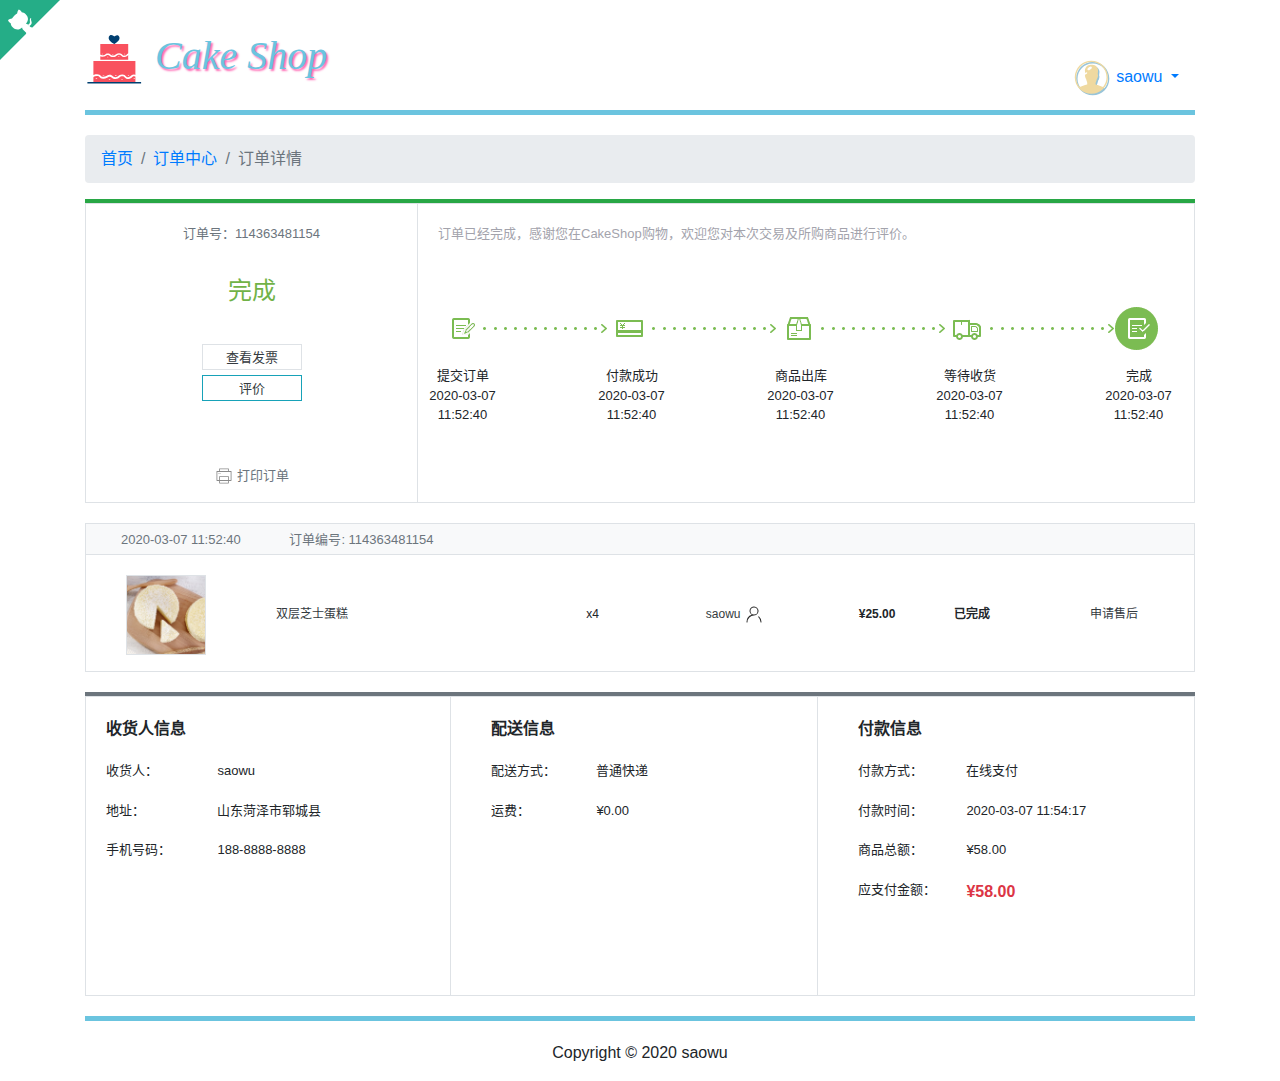
<file: order_details.html>
<!DOCTYPE html>
<html lang="zh-CN">
<head>
    <meta charset="UTF-8">
    <meta http-equiv="X-UA-Compatible" content="IE=edge">
    <meta name="viewport" content="width=device-width, initial-scale=1">
    <title>Cake Shop-订单详情</title>
    <link rel="stylesheet" href="css/bootstrap.min.css">
    <link rel="stylesheet" href="css/custom.css">
</head>
<body>
<!--头部-->
<header class="header-body">
    <div class="container">
        <div class="row">
            <div class="col-lg-6 col-sm-12">
                <h1 class="header-title">
                    <a href="index.html" class="text-decoration-none text-reset">
                        <svg t="1584181062336" class="icon" viewBox="0 0 1024 1024" version="1.1"
                             xmlns="http://www.w3.org/2000/svg" p-id="949" width="60" height="60">
                            <path d="M143.36 527.36h716.8v358.4H143.36zM261.12 240.64h476.16v266.24H261.12z"
                                  fill="#F9515E"
                                  p-id="950"></path>
                            <path d="M733.184 837.12c-27.648 0-41.984-14.336-54.272-26.112-11.776-11.776-20.992-20.48-43.008-20.48-24.064 0.512-34.816 9.216-48.128 19.968-15.36 12.288-33.28 26.112-68.608 25.6-35.84-1.024-52.736-14.848-66.56-26.624-10.752-9.216-17.408-14.848-33.792-13.312-15.872 1.536-20.48 5.12-28.16 10.752-11.776 9.216-26.624 20.48-72.704 23.04-42.496 2.56-57.856-10.752-72.192-27.136-8.704-10.24-15.36-17.408-39.936-17.408-54.784-1.024-70.656 25.6-71.68 26.624l-27.136-14.848c1.024-2.048 24.064-44.032 98.816-43.008 37.888 0.512 51.712 15.872 62.464 28.16 9.728 10.752 16.384 18.432 47.616 16.896 36.864-2.048 46.08-9.728 55.808-16.896 9.216-7.168 19.456-14.848 44.032-16.896 28.672-2.56 43.008 9.728 55.808 20.48 11.776 10.24 22.016 18.944 47.104 19.456 24.576 0.512 35.328-8.192 48.64-18.944 14.336-11.776 32.256-26.112 67.072-26.624 35.328-1.024 51.712 15.872 65.024 29.184 12.8 12.8 20.48 20.48 43.52 16.384 24.576-4.096 31.744-12.8 40.448-22.528 9.728-10.752 20.992-24.576 52.224-24.064 54.784 1.024 84.992 41.984 86.528 44.032l-24.576 17.92c-1.024-1.024-23.04-30.208-61.952-31.232-16.384 0-19.968 4.096-28.16 13.312-9.728 11.264-23.04 26.624-58.368 32.768-5.632 1.024-10.752 1.536-15.872 1.536zM668.672 462.848c-24.064 0-36.864-12.8-47.616-23.04-10.752-10.24-18.944-18.944-38.912-18.432-21.504 0.512-31.744 8.704-43.52 17.92-13.824 10.752-29.184 23.04-60.416 22.528-31.744-0.512-46.592-13.312-58.368-23.552-9.728-8.192-15.872-13.312-30.72-12.288-14.336 1.024-18.432 4.608-25.6 9.728-10.24 8.192-23.04 17.92-64 20.48-40.448 2.56-53.248-12.288-63.488-23.552-8.192-9.216-13.824-15.872-36.352-15.872-49.152-0.512-63.488 23.04-64.512 24.064L112.64 428.544c1.024-1.536 20.992-38.912 87.04-37.376 33.28 0.512 45.568 13.824 54.784 24.576 8.704 9.728 14.848 16.896 43.008 15.36 32.768-2.048 41.472-8.704 49.664-14.848 8.192-6.144 17.408-13.312 38.912-14.848 25.088-2.048 37.888 8.704 49.152 17.92 10.752 9.216 19.968 16.896 42.496 17.408 22.016 0.512 31.744-7.168 44.032-16.896 13.312-10.752 28.672-23.04 58.88-23.552 30.72-0.512 45.568 13.824 57.344 25.6 11.264 11.264 18.432 18.432 39.424 14.848 22.016-3.584 29.184-11.776 36.352-20.48 8.192-9.728 18.432-22.016 45.568-20.992 48.128 1.024 74.752 36.864 76.288 38.4l-20.48 14.848c-1.024-1.024-20.992-27.648-55.808-28.16-14.848-0.512-18.432 4.096-25.6 12.288-8.704 9.728-20.48 23.552-51.2 28.672-4.608 1.024-9.216 1.536-13.824 1.536z"
                                  fill="#FFFFFF" p-id="951"></path>
                            <path d="M40.96 885.76h916.48v25.6H40.96z" fill="#003F70" p-id="952"></path>
                            <path d="M401.92 841.728a17.408 5.632 0 1 0 34.816 0 17.408 5.632 0 1 0-34.816 0Z"
                                  fill="#FFFFFF" p-id="953"></path>
                            <path d="M297.984 772.608a17.408 5.632 0 1 0 34.816 0 17.408 5.632 0 1 0-34.816 0Z"
                                  fill="#FFFFFF" p-id="954"></path>
                            <path d="M177.152 824.32a17.408 5.632 0 1 0 34.816 0 17.408 5.632 0 1 0-34.816 0Z"
                                  fill="#FFFFFF" p-id="955"></path>
                            <path d="M507.904 776.192a17.92 6.144 0 1 0 35.84 0 17.92 6.144 0 1 0-35.84 0Z"
                                  fill="#FFFFFF"
                                  p-id="956"></path>
                            <path d="M617.472 841.728a14.336 5.632 0 1 0 28.672 0 14.336 5.632 0 1 0-28.672 0Z"
                                  fill="#FFFFFF" p-id="957"></path>
                            <path d="M727.04 778.24a14.336 5.632 0 1 0 28.672 0 14.336 5.632 0 1 0-28.672 0Z"
                                  fill="#FFFFFF"
                                  p-id="958"></path>
                            <path d="M825.344 829.952a14.336 5.632 0 1 0 28.672 0 14.336 5.632 0 1 0-28.672 0Z"
                                  fill="#FFFFFF" p-id="959"></path>
                            <path d="M283.136 408.576a12.288 5.12 0 1 0 24.576 0 12.288 5.12 0 1 0-24.576 0Z"
                                  fill="#FFFFFF"
                                  p-id="960"></path>
                            <path d="M375.296 460.8a12.288 5.12 0 1 0 24.576 0 12.288 5.12 0 1 0-24.576 0Z"
                                  fill="#FFFFFF"
                                  p-id="961"></path>
                            <path d="M461.824 414.208a12.288 5.12 0 1 0 24.576 0 12.288 5.12 0 1 0-24.576 0Z"
                                  fill="#FFFFFF"
                                  p-id="962"></path>
                            <path d="M565.76 449.536a11.776 5.12 0 1 0 23.552 0 11.776 5.12 0 1 0-23.552 0Z"
                                  fill="#FFFFFF"
                                  p-id="963"></path>
                            <path d="M733.184 461.312a11.776 5.12 0 1 0 23.552 0 11.776 5.12 0 1 0-23.552 0Z"
                                  fill="#FFFFFF"
                                  p-id="964"></path>
                            <path d="M664.064 409.088a11.776 5.12 0 1 0 23.552 0 11.776 5.12 0 1 0-23.552 0Z"
                                  fill="#FFFFFF"
                                  p-id="965"></path>
                            <path d="M584.192 113.664C617.984 173.056 496.128 240.64 496.128 240.64S381.952 180.736 407.04 117.248c26.624-67.584 93.184-4.608 93.184-4.608s54.272-51.2 83.968 1.024z"
                                  fill="#003F70" p-id="966"></path>
                        </svg>
                        Cake Shop
                    </a>
                </h1>
            </div>
            <div class="col-lg-6 col-md-12">
                <div class="header-link">
                    <a class="nav-link dropdown-toggle" href="#" role="button"
                       data-toggle="dropdown" aria-haspopup="true" aria-expanded="false">
                        <svg t="1584337883029" class="icon" viewBox="0 0 1024 1024" version="1.1"
                             xmlns="http://www.w3.org/2000/svg" p-id="18422" width="40" height="40">
                            <path d="M530.988977 103.954053c-234.650967 0-424.842786 190.191819-424.842785 424.842786 0 234.655063 190.191819 424.842786 424.842785 424.842785s424.842786-190.187723 424.842786-424.842785c0-234.650967-190.190795-424.842786-424.842786-424.842786z m299.341066 673.602893c-38.480682-16.147695-130.136849-47.989505-187.150879-64.85904-4.839906-1.522517-5.600653-1.73139-5.600653-21.886573 0-16.628922 6.846721-33.364327 13.520406-47.540019 7.225559-15.418689 15.800598-41.315821 18.877374-64.547779 8.60678-9.991073 20.364055-29.699842 27.866063-67.245717 6.603036-33.123714 3.526261-45.153343-0.86416-56.493896-0.449486-1.17542-0.934807-2.350841-1.246068-3.526261-1.660742-7.746716 0.58771-48.091894 6.259011-79.381829 3.905099-21.471899-1.002384-67.143328-30.528165-104.897052-18.671573-23.85448-54.418481-53.176508-119.660454-57.254644l-35.785816 0.035836c-64.133105 4.043323-99.848273 33.364327-118.516774 57.218808-29.593358 37.754747-34.503912 83.425152-30.564001 104.897052 5.671301 31.289936 7.951493 71.635113 6.290752 79.243604-0.343002 1.313645-0.828323 2.489065-1.313645 3.664486-4.354584 11.33953-7.466172 23.370183-0.828323 56.493896 7.537844 37.545875 19.224471 57.254643 27.866063 67.245717 3.040939 23.231958 11.615979 49.12909 18.877373 64.547779 5.324204 11.272977 7.778457 26.588254 7.778457 48.265954 0 20.123442-0.725935 20.399891-5.289392 21.815924-58.706513 17.323116-151.984514 51.066281-186.767946 66.279169-57.286384-67.833427-92.000192-155.304974-92.000191-250.834498 0-214.736398 174.702481-389.438879 389.438878-389.438879s389.438879 174.702481 389.438879 389.438879c0.002048 94.491305-33.879342 181.201081-90.096789 248.759083z"
                                  fill="#98C4D8" p-id="18423"></path>
                            <path d="M495.586094 68.550146C260.934103 68.550146 70.743309 258.741965 70.743309 493.392932c0 234.655063 190.191819 424.842786 424.842785 424.842786S920.42888 728.047995 920.42888 493.392932c0-234.650967-190.191819-424.842786-424.842786-424.842786z m299.340042 673.602893c-38.479658-16.147695-130.136849-47.989505-187.149855-64.85904-4.839906-1.522517-5.600653-1.73139-5.600653-21.886573 0-16.628922 6.846721-33.364327 13.520406-47.540019 7.225559-15.418689 15.800598-41.315821 18.877374-64.547779 8.60678-9.991073 20.364055-29.699842 27.866063-67.245716 6.603036-33.123714 3.526261-45.153343-0.864159-56.493897-0.449486-1.17542-0.934807-2.350841-1.246069-3.526261-1.660742-7.746716 0.58771-48.091894 6.259011-79.381829 3.905099-21.471899-1.002384-67.143328-30.528165-104.897052-18.671573-23.85448-54.418481-53.176508-119.660454-57.254643l-35.785816 0.035836c-64.133105 4.043323-99.848273 33.364327-118.516774 57.218807-29.593358 37.754747-34.503912 83.425152-30.564001 104.897052 5.671301 31.289936 7.951493 71.635113 6.290752 79.243604-0.343002 1.313645-0.828323 2.489065-1.313645 3.664486-4.354584 11.33953-7.466172 23.370183-0.828323 56.493897 7.537844 37.545875 19.224471 57.254643 27.866063 67.245716 3.040939 23.231958 11.615979 49.12909 18.877373 64.547779 5.324204 11.272977 7.778457 26.588254 7.778457 48.265954 0 20.123442-0.725935 20.399891-5.289391 21.815925-58.706513 17.323116-151.984514 51.066281-186.767946 66.279168-57.286384-67.833427-92.000192-155.304974-92.000192-250.834498 0-214.736398 174.702481-389.438879 389.438878-389.438879S885.024973 278.656534 885.024973 493.392932c0 94.492329-33.881389 181.203129-90.098837 248.760107z"
                                  fill="#EFD9A0" p-id="18424"></path>
                            <path d="M395.178373 303.920206a31.851025 67.683939 55.515 1 0 111.580283-76.644002 31.851025 67.683939 55.515 1 0-111.580283 76.644002Z"
                                  fill="#FEFEFE" p-id="18425"></path>
                            <path d="M326.782266 415.305922a21.234358 37.15987 55.515 1 0 61.259862-42.079128 21.234358 37.15987 55.515 1 0-61.259862 42.079128Z"
                                  fill="#FEFEFE" p-id="18426"></path>
                        </svg>
                        <span>saowu</span>
                    </a>
                    <div class="dropdown-menu">
                        <a class="dropdown-item" href="carts.html">
                            <svg t="1584338126176" class="icon" viewBox="0 0 1024 1024" version="1.1"
                                 xmlns="http://www.w3.org/2000/svg" p-id="19276" width="20" height="20">
                                <path d="M799.7 710.9H327c-14.5 0-26.9-10.4-29.5-24.6l-94.1-510.6h-88.2c-16.6 0-30-13.4-30-30s13.4-30 30-30h113.2c14.5 0 26.9 10.4 29.5 24.6L352 650.9h447.7c16.6 0 30 13.4 30 30s-13.4 30-30 30z"
                                      fill="#2854FD" p-id="19277"></path>
                                <path d="M668.5 565.2H303.8l-58.9-338.9h595.9c15.2 0 26.3 14.5 22.2 29.2l-57 205.3c-17.2 61.7-73.4 104.4-137.5 104.4z"
                                      fill="#7EC6FF" p-id="19278"></path>
                                <path d="M668.5 595.3h-390l-69.3-399h631.6c16.7 0 32.1 7.6 42.2 21 10.1 13.3 13.4 30.2 8.9 46.3l-57.1 205.3c-20.6 74.4-89 126.4-166.3 126.4z m-339.4-60.1h339.5c50.4 0 95-33.9 108.5-82.4l54.6-196.4h-551l48.4 278.8z"
                                      fill="#2854FD" p-id="19279"></path>
                                <path d="M391.8 822m-54.9 0a54.9 54.9 0 1 0 109.8 0 54.9 54.9 0 1 0-109.8 0Z"
                                      fill="#FFFFFF" p-id="19280"></path>
                                <path d="M391.8 907c-46.8 0-84.9-38.1-84.9-85 0-46.8 38.1-84.9 84.9-84.9s84.9 38.1 84.9 84.9c0.1 46.9-38 85-84.9 85z m0-109.8c-13.7 0-24.9 11.1-24.9 24.9 0 13.7 11.2 24.9 24.9 24.9s24.9-11.2 24.9-24.9c0-13.8-11.2-24.9-24.9-24.9z"
                                      fill="#2854FD" p-id="19281"></path>
                                <path d="M697.8 822m-54.9 0a54.9 54.9 0 1 0 109.8 0 54.9 54.9 0 1 0-109.8 0Z"
                                      fill="#FFFFFF" p-id="19282"></path>
                                <path d="M697.8 907c-46.8 0-84.9-38.1-84.9-85 0-46.8 38.1-84.9 84.9-84.9s84.9 38.1 84.9 84.9c0 46.9-38.1 85-84.9 85z m0-109.8c-13.7 0-24.9 11.1-24.9 24.9 0 13.7 11.2 24.9 24.9 24.9s24.9-11.2 24.9-24.9c0-13.8-11.2-24.9-24.9-24.9z"
                                      fill="#2854FD" p-id="19283"></path>
                                <path d="M833.7 373.3H683.2c-13.3 0-24-10.8-24-24 0-13.3 10.8-24 24-24h150.5c13.3 0 24 10.8 24 24 0.1 13.3-10.7 24-24 24z"
                                      fill="#2854FD" p-id="19284"></path>
                                <path d="M778.2 490.6H603.7c-13.3 0-24-10.8-24-24s10.8-24 24-24h174.6c13.3 0 24 10.8 24 24s-10.8 24-24.1 24z"
                                      fill="#2854FD" p-id="19285"></path>
                            </svg>
                            购物车
                        </a>
                        <div class="dropdown-divider"></div>
                        <a class="dropdown-item" href="oders.html">
                            <svg t="1584515265736" class="icon" viewBox="0 0 1024 1024" version="1.1"
                                 xmlns="http://www.w3.org/2000/svg" p-id="4555" width="20" height="20">
                                <path d="M802.816 1024H221.184c-64.256 0-116.48-52.224-116.48-116.48V214.016c0-64.256 52.224-116.48 116.48-116.48h10.752c21.248 0 38.4 17.152 38.4 38.4s-17.152 38.4-38.4 38.4h-10.752c-22.016 0-39.68 17.664-39.68 39.68v693.504c0 21.76 17.92 39.68 39.68 39.68h581.888c22.016 0 39.68-17.664 39.68-39.68V214.016c0-21.76-17.92-39.68-39.68-39.68h-10.752c-21.248 0-38.4-17.152-38.4-38.4s17.152-38.4 38.4-38.4h10.752c64.256 0 116.48 52.224 116.48 116.48v693.504c0 64.256-52.224 116.48-116.736 116.48z"
                                      p-id="4556"></path>
                                <path d="M702.976 252.416H321.024C271.104 252.416 230.4 211.712 230.4 161.792V90.368C230.4 40.704 271.104 0 321.024 0h382.208C752.896 0 793.6 40.704 793.6 90.368v71.424c0 49.92-40.704 90.624-90.624 90.624zM321.024 76.8c-7.424 0-13.568 6.144-13.568 13.568v71.424c0 7.424 6.144 13.568 13.568 13.568h382.208c7.424 0 13.568-6.144 13.568-13.568V90.368c0-7.424-6.144-13.568-13.568-13.568H321.024z"
                                      fill="#FF4A1A" p-id="4557"></path>
                                <path d="M678.144 459.776H345.856c-21.248 0-38.4-17.152-38.4-38.4s17.152-38.4 38.4-38.4h332.288c21.248 0 38.4 17.152 38.4 38.4s-17.152 38.4-38.4 38.4zM678.144 619.008H345.856c-21.248 0-38.4-17.152-38.4-38.4s17.152-38.4 38.4-38.4h332.288c21.248 0 38.4 17.152 38.4 38.4s-17.152 38.4-38.4 38.4zM678.144 778.496H345.856c-21.248 0-38.4-17.152-38.4-38.4s17.152-38.4 38.4-38.4h332.288c21.248 0 38.4 17.152 38.4 38.4s-17.152 38.4-38.4 38.4z"
                                      p-id="4558"></path>
                            </svg>
                            订单中心
                        </a>
                        <div class="dropdown-divider"></div>
                        <a class="dropdown-item" href="#">
                            <svg t="1584194257402" class="icon" viewBox="0 0 1240 1024" version="1.1"
                                 xmlns="http://www.w3.org/2000/svg" p-id="7230" width="20" height="20">
                                <path d="M1240.032446 891.56841v22.604758c-0.51668 0.823459-1.453163 1.614626-1.501601 2.470377-1.727649 29.418478-15.887916 53.16962-34.552988 74.660287C1183.391381 1015.006536 1155.587529 1023.677075 1125.716955 1023.677075q-488.359653 0.581265-976.751599 0.177609c-13.869634 0-27.787706-0.629704-41.641194-1.614626-27.690829-1.969843-50.440903-12.012814-68.201784-35.279569-30.371107-39.719789-39.477595-82.200588-22.782367-129.460679a801.548577 801.548577 0 0 1 67.507495-145.316302c27.561659-46.049122 60.580752-87.964802 97.491093-126.812693 12.303447-12.917005 26.140788-24.413139 39.396864-36.409807a580.344873 580.344873 0 0 1 81.280252-60.516167 615.301517 615.301517 0 0 1 125.940795-60.273973c29.337747-10.172141 59.192174-18.794242 90.112254-22.604758 29.692964-3.649054 59.450514-7.104353 89.272648-9.429414 13.75661-1.065653 27.77156 0.484388 41.625048 1.420871 18.810388 1.2917 37.60463 2.841741 56.350433 4.843877 32.566998 3.439152 64.197513 11.302379 95.47281 20.812523a631.189432 631.189432 0 0 1 139.035409 61.355773 601.819393 601.819393 0 0 1 115.913971 88.239288A790.908195 790.908195 0 0 1 1117.320902 641.091543a591.760276 591.760276 0 0 1 49.294519 70.607577c16.90513 28.80492 31.630515 58.998419 45.564734 89.385672 8.815856 19.246337 14.838409 39.832813 21.313058 60.080218 3.164666 9.83307 4.424074 20.263551 6.539233 30.4034z m-657.620853 53.282644C471.745156 921.955663 390.125833 818.716504 403.97932 704.75623c12.464909-102.399554 97.442654-184.82619 202.990729-192.237322 62.324547-4.391782 117.786936 15.936354 163.174061 59.030712 42.852163 40.656272 65.473067 92.033658 67.394472 150.919053 1.759942 53.702447-15.936354 101.576095-50.279441 143.330313s-77.711929 67.168424-129.945067 79.116653h8.832002q211.919608 0 423.806923 0.096878a233.571737 233.571737 0 0 1 27.884583 1.921404c8.073128 1.001068 16.25928 0.371364 22.16881-4.843877a61.501088 61.501088 0 0 0 20.990132-41.415146c1.16253-12.803981-5.877237-23.250608-9.461706-34.746742a559.709958 559.709958 0 0 0-58.659347-128.282003c-25.285037-40.914612-54.299858-79.019776-90.176839-111.409165-20.085942-18.099953-40.640126-35.828542-62.066207-52.313869-37.136388-28.627312-78.470803-50.618512-122.001109-67.814274-33.907137-13.417539-68.847635-24.75221-105.338173-29.466917-28.352825-3.6652-56.770235-6.878305-85.236084-9.380975-10.269019-0.90419-20.796377 0.51668-31.146128 1.453163-21.910469 1.969843-44.192302 2.421938-65.586091 6.959037a773.518677 773.518677 0 0 0-87.189781 24.057921c-37.039511 12.545641-71.624791 30.774764-104.660031 51.764896a576.421333 576.421333 0 0 0-74.482678 56.511895c-27.012686 24.074067-52.717525 49.472128-73.982144 78.599974-20.473452 28.0299-39.41301 57.303062-57.270769 87.076757a469.064878 469.064878 0 0 0-48.939301 113.524325c-2.664132 9.380975-4.763145 19.375507 0.952629 28.514288 4.327197 6.910597 9.31639 13.401392 14.14412 19.972918 9.154927 12.448763 20.602622 17.16347 36.216051 12.771688a106.000169 106.000169 0 0 1 28.304387-3.374567q204.653792-0.306779 409.275292-0.145316zM765.332526 735.918504c0-4.843877 0.984922-11.722182-0.161463-18.245269-6.458502-36.474392-22.136517-67.814274-51.328947-91.743026-34.988936-28.772628-74.934773-39.913544-119.223953-32.712314-38.751014 6.29704-71.043526 24.703771-95.166032 56.511895-18.293708 24.138652-25.624108 52.055529-25.834009 81.457861-0.080731 14.725385 3.358421 29.983597 7.960104 44.111571 14.53163 44.822006 45.209516 74.934773 89.046601 91.597709 31.04925 11.802913 62.970398 11.399257 94.600912 3.439152 28.708043-7.217376 53.557131-22.104224 71.980009-45.484002 19.859895-25.317329 29.466917-54.574345 28.126778-88.933577z"
                                      fill="#333333" p-id="7231"></path>
                                <path d="M0 368.429721v-95.262909c5.312118-14.40246 12.319593-27.981461 23.476656-38.605697 15.629576-14.886848 31.646661-29.386186 48.099696-43.336551C107.517917 160.740433 147.124683 135.519981 188.394513 113.028247c35.683225-19.375507 73.174831-34.875913 111.279995-48.923155 43.691768-16.146256 87.36739-32.066464 132.964416-41.738071C461.992818 16.150712 491.669636 11.306835 521.3626 6.947346c21.765153-3.229251 43.756353-5.957968 65.699115-6.345478 44.644397-0.791167 89.369526-1.856819 133.836315 4.504805 20.667207 2.970911 41.592755 4.407928 62.033914 8.428346 47.211652 9.31639 93.648284 21.264619 138.938532 38.153602 49.310665 18.406732 99.202596 35.408739 144.395965 62.970398 24.477724 14.951433 48.697108 30.419546 72.238349 46.824142 17.760881 12.335739 34.617572 26.092349 51.280508 39.92969a270.417492 270.417492 0 0 1 27.448635 26.705907c11.593012 12.820127 18.471317 28.352825 22.717782 45.048054v95.262909c-0.581265 3.778224-0.984922 7.58874-1.759942 11.30238-5.295972 25.575669-14.095681 49.778907-30.92008 70.07475-16.469181 19.876041-36.506684 33.535773-63.955319 33.358164-50.570073-0.355218-101.156293 0-151.774805-0.25834-5.635043 0-12.045107-0.742728-16.775959-3.455299-14.321729-8.23459-28.191363-17.276494-41.802657-26.657468-6.458502-4.407928-13.352954-9.31639-17.42181-15.694161-12.917005-20.069796-17.308786-43.013625-17.760881-66.457988-0.64585-33.067532-0.161463-66.199649-0.161463-99.251035 0-5.134509-0.209901-10.414335-5.893383-12.497202-18.245269-6.716842-36.361368-13.853487-54.89727-19.504677-34.988936-10.656529-70.268505-20.263551-106.759043-24.445431-22.863098-2.63184-45.677758-7.023621-68.589295-7.621033-44.563666-1.16253-89.256502-1.937551-133.481097 6.054846-22.604758 4.085003-45.564734 6.329332-67.555934 12.384178-33.907137 9.348682-66.877792 21.716714-100.558881 31.759685-8.702832 2.583401-9.590876 7.136645-9.687754 14.354022-0.371364 37.297851 0 74.627994-2.050574 111.828967-0.871898 15.387382-6.087138 30.936226-11.657597 45.532442-6.458502 16.969715-22.007347 26.689761-35.3603 38.056725-14.40246 12.222716-30.677886 16.146256-49.262227 15.968647-47.324676-0.597411-94.681644-0.096878-142.087051-0.339072a58.998419 58.998419 0 0 1-17.018153-2.906326c-35.667079-11.060185-58.627055-37.136388-76.339498-67.95959C8.928879 398.816975 5.392849 383.058229 0 368.429721z m1068.30087 35.521763c24.49387 0 48.971594-0.145316 73.465464 0.12917 4.746999 0 7.249669-1.614626 9.235658-5.667335a99.70313 99.70313 0 0 0 9.816923-41.980266c0.371364-21.781299-0.468241-43.594891 0.322926-65.360043 0.419803-11.415403-1.808381-19.133313-12.158131-26.35069-30.500277-21.296911-59.385929-44.886591-89.805475-66.296526-25.39806-17.873905-51.797189-34.375379-78.293194-50.618512-17.066592-10.559651-34.32694-21.264619-52.814403-28.627311-50.876852-20.247405-103.10999-36.619708-157.506726-44.531374-35.053521-5.102217-70.236213-10.640383-105.548074-12.481056-40.785442-2.131306-81.861517-1.840673-122.501643 4.375636-30.241937 4.617829-60.726068 8.202298-90.499764 14.951432-51.668019 11.689889-101.721412 28.659604-149.142964 52.620648-27.787706 14.047243-55.639998 28.094485-82.458929 43.885523-27.868438 16.420742-55.010294 34.230062-81.538592 52.749818-19.246337 13.465977-37.136388 28.950237-55.268633 43.90167a13.950365 13.950365 0 0 0-4.294904 9.526291c-0.355218 23.944897-0.209901 47.905941-0.145317 71.850838a14.095681 14.095681 0 0 0 1.001068 6.184016c6.0387 12.206569 12.464909 24.219384 18.439024 36.442099 2.24433 4.56939 5.425142 5.489727 10.22058 5.473581 46.824142-0.177609 93.648284-0.096878 140.472426-0.113024 9.590876 0 26.722053-13.805049 28.304386-23.331339A120.612531 120.612531 0 0 0 279.330226 361.680587c0.161463-32.018025 0-64.036051 0.113023-96.054076a65.63453 65.63453 0 0 1 0.855752-8.702832c2.712571-19.375507 11.302379-36.216052 23.928751-50.731536 6.458502-7.524155 14.127974-15.597283 22.976122-19.375507 23.654265-10.059117 48.002819-18.681218 72.528981-26.463713 33.907137-10.73726 68.201785-19.779163 103.513646-24.445431 25.430353-3.342275 50.828413-8.444492 76.339498-9.203366 45.903805-1.388578 92.033658-2.3735 137.533807 6.022553 26.673615 4.843877 53.670154 8.557516 79.859381 15.355089 30.677886 7.960104 60.822946 18.326 90.919566 28.498142a169.245053 169.245053 0 0 1 35.812396 16.146256c30.258083 19.004143 45.58088 46.824142 45.209516 82.959462-0.274486 27.448635 0.548973 54.89727-0.25834 82.345905-0.532826 18.261415 9.154927 31.04925 19.940626 43.59489 1.501602 1.759942 5.247533 2.212037 7.960104 2.24433 23.880312 0.161463 47.792917 0.080731 71.737815 0.080731z"
                                      fill="#333333" p-id="7232"></path>
                                <path d="M1068.30087 403.951484c-23.944897 0-47.889795 0-71.834693-0.080731-2.712571 0-6.458502-0.484388-7.960104-2.24433-10.785699-12.545641-20.473452-25.333475-19.940626-43.59489 0.807313-27.448635 0-54.89727 0.258341-82.345905 0.38751-36.183759-14.935287-63.955319-45.209517-82.959462a169.245053 169.245053 0 0 0-35.812395-16.146256c-30.096621-10.172141-60.209388-20.538037-90.919567-28.498142-26.189227-6.797574-53.185767-10.446628-79.859381-15.355089-45.548588-8.396053-91.630002-7.411131-137.533807-6.022553-25.511084 0.758874-50.909145 5.861091-76.339497 9.203366-35.311861 4.666268-69.671094 13.708171-103.513646 24.445431-24.526163 7.782495-48.874716 16.404596-72.528981 26.463713-8.848148 3.745931-16.453035 11.819059-22.976123 19.375507-12.561787 14.53163-21.21618 31.339883-23.928751 50.731536a65.63453 65.63453 0 0 0-0.855751 8.702832c0 32.018025 0 64.036051-0.113024 96.054076a120.612531 120.612531 0 0 1-1.614626 18.987996c-1.614626 9.526291-18.71351 23.33134-28.304386 23.33134-46.824142 0-93.648284 0-140.472426 0.113024-4.843877 0-7.97625-0.90419-10.220579-5.473581-5.974115-12.238862-12.400324-24.219384-18.439025-36.442099a14.095681 14.095681 0 0 1-1.001067-6.184016c0-23.944897-0.209901-47.905941 0.145316-71.850839a13.950365 13.950365 0 0 1 4.294904-9.461705C101.721412 259.700835 119.627609 244.216576 138.8578 230.750598c26.528298-18.519755 53.670154-36.329076 81.538592-52.749818 26.818931-15.791038 54.671222-29.838281 82.458928-43.885523C350.276874 110.154214 400.427144 93.184499 452.095163 81.494609c29.773696-6.749135 60.257827-10.333604 90.499764-14.951432 40.640126-6.216308 81.716201-6.458502 122.501642-4.375636 35.311861 1.840673 70.494553 7.378839 105.548075 12.481056 54.396736 7.911665 106.565288 24.219384 157.506725 44.531374 18.406732 7.362693 35.667079 18.06766 52.733672 28.562726 26.496006 16.243133 52.895134 32.744607 78.293194 50.618512 30.419546 21.409935 59.305198 44.999615 89.805475 66.296526 10.34975 7.217376 12.577933 14.935287 12.158131 26.35069-0.791167 21.765153 0 43.594891-0.322926 65.360043a99.70313 99.70313 0 0 1-9.816923 41.980266c-1.985989 4.101149-4.488659 5.731921-9.235658 5.667335-24.445431-0.209901-48.971594-0.064585-73.465464-0.064585z"
                                      fill="#FF505E" p-id="7233"></path>
                            </svg>
                            188-8888-8888
                        </a>
                        <div class="dropdown-divider"></div>
                        <a class="dropdown-item" href="#">
                            <svg t="1584537471075" class="icon" viewBox="0 0 1024 1024" version="1.1"
                                 xmlns="http://www.w3.org/2000/svg" p-id="3135" width="20" height="20">
                                <path d="M512.099 127.99H128.165l-0.141 768.151 384.075-0.502V831.72l-320.062 0.242V191.784h320.062V127.99z m-25.168 0"
                                      p-id="3136" fill="#d81e06"></path>
                                <path d="M865.27 543.979l30.904-32.164-30.904-31.848-545.899-0.056v64.013z" p-id="3137"
                                      fill="#d81e06"></path>
                                <path d="M896.174 511.98L686.301 301.704l-45.138 45.189 209.873 210.276z" p-id="3138"
                                      fill="#d81e06"></path>
                                <path d="M851.036 466.913L641.245 677.107l45.138 45.189 209.791-210.193zM512.099 127.99h64.012v192.233h-64.012zM511.333 704.223h64.779v191.416h-64.779z"
                                      p-id="3139" fill="#d81e06"></path>
                            </svg>
                            登出
                        </a>
                    </div>
                </div>
            </div>
        </div>
    </div>
</header>
<!--主体-->
<div class="container div-margin">
    <hr>
    <!--    面包屑导航-->
    <nav aria-label="breadcrumb">
        <ol class="breadcrumb">
            <li class="breadcrumb-item"><a href="cakes.html">首页</a></li>
            <li class="breadcrumb-item"><a href="cakes.html">订单中心</a></li>
            <li class="breadcrumb-item active" aria-current="page">订单详情</li>
        </ol>
    </nav>
    <!--    订单进度-->
    <div class="row">
        <div class="col-lg-12">
            <div class="border-top border-success" style="border-style: solid"></div>
            <div class="border  text-center" style="width: 30%;height: 300px; float: left;padding: 20px 0 38px;">
                <div class="font-small text-secondary" style="margin-bottom: 30px;">
                    订单号：114363481154
                </div>
                <div class=""
                     style="font-family:'Microsoft Sans Serif',serif;color: #71b247;font-size: 24px;line-height: 35px;">
                    完成
                </div>
                <div style="min-height: 107px;margin: 35px 0 15px;">
                    <div class="" style="padding-bottom: 5px">
                        <a href="#" class="border border-white-50 font-small text-dark text-decoration-none"
                           style="height: 26px;width: 100px;display: inline-block;padding: 3px 0 5px;">查看发票</a>
                    </div>
                    <div>
                        <a href="#" class="border border-info  font-small text-dark text-decoration-none"
                           style="height: 26px ;width: 100px;display: inline-block;padding: 3px 0 5px;">评价</a>
                    </div>
                </div>
                <div class="font-small text-secondary">
                    <svg t="1584608634453" class="icon" viewBox="0 0 1024 1024" version="1.1"
                         xmlns="http://www.w3.org/2000/svg" p-id="3262" width="20" height="20">
                        <path d="M284.444444 388.740741m-21.333333 0a21.333333 21.333333 0 1 0 42.666667 0 21.333333 21.333333 0 1 0-42.666667 0Z"
                              p-id="3263" fill="#8a8a8a"></path>
                        <path d="M227.555556 388.740741m-21.333334 0a21.333333 21.333333 0 1 0 42.666667 0 21.333333 21.333333 0 1 0-42.666667 0Z"
                              p-id="3264" fill="#8a8a8a"></path>
                        <path d="M341.333333 388.740741m-21.333333 0a21.333333 21.333333 0 1 0 42.666667 0 21.333333 21.333333 0 1 0-42.666667 0Z"
                              p-id="3265" fill="#8a8a8a"></path>
                        <path d="M874.666667 765.62963h-725.333334c-11.757037 0-21.333333-9.576296-21.333333-21.333334V279.703704c0-11.757037 9.576296-21.333333 21.333333-21.333334h725.333334c11.757037 0 21.333333 9.576296 21.333333 21.333334v464.592592c0 11.757037-9.576296 21.333333-21.333333 21.333334z m-704-42.666667h682.666666v-421.925926H170.666667v421.925926z"
                              p-id="3266" fill="#8a8a8a"></path>
                        <path d="M739.555556 896H284.444444c-11.757037 0-21.333333-9.576296-21.333333-21.333333v-331.851852c0-11.757037 9.576296-21.333333 21.333333-21.333334h455.111112c11.757037 0 21.333333 9.576296 21.333333 21.333334v331.851852c0 11.757037-9.576296 21.333333-21.333333 21.333333z m-433.777778-42.666667h412.444444V564.148148h-412.444444v289.185185zM739.555556 301.511111H284.444444c-11.757037 0-21.333333-9.576296-21.333333-21.333333v-130.844445c0-11.757037 9.576296-21.333333 21.333333-21.333333h455.111112c11.757037 0 21.333333 9.576296 21.333333 21.333333v130.844445c0 11.757037-9.576296 21.333333-21.333333 21.333333z m-433.777778-42.666667h412.444444v-88.177777h-412.444444v88.177777z"
                              p-id="3267" fill="#8a8a8a"></path>
                    </svg>
                    打印订单
                </div>
            </div>
            <div class="border border-left-0" style="width: 70%;height: 300px;float: left;padding: 20px 0 38px 20px;">
                <div class="gray-c font-small ">订单已经完成，感谢您在CakeShop购物，欢迎您对本次交易及所购商品进行评价。</div>
                <div class="order-process div-margin">
                    <div class="node">
                        <i class="node-icon icon-start "></i>
                        <ul class="text-center" style="padding-top: 40px">
                            <li class="font-small">&nbsp;</li>
                            <li class="font-small">提交订单</li>
                            <li class="font-small">2020-03-07 <br> 11:52:40</li>
                        </ul>
                    </div>
                    <div class="proce done">
                        <ul>
                            <li class=""></li>
                        </ul>
                    </div>
                    <div class="node ready">
                        <i class="node-icon icon-pay"></i>
                        <ul class="text-center" style="padding-top: 40px">
                            <li class="font-small">&nbsp;</li>
                            <li class="font-small">付款成功</li>
                            <li class="font-small">2020-03-07 <br> 11:52:40</li>
                        </ul>
                    </div>
                    <div class="proce done">
                        <ul>
                            <li class="">&nbsp;</li>
                        </ul>
                    </div>
                    <div class="node ready"><i class="node-icon icon-store"></i>
                        <ul class="text-center" style="padding-top: 40px">
                            <li class="font-small">&nbsp;</li>
                            <li class="font-small">商品出库</li>
                            <li class="font-small">2020-03-07 <br> 11:52:40</li>
                        </ul>
                    </div>
                    <div class="proce done">
                        <ul>
                            <li class="">&nbsp;</li>
                        </ul>
                    </div>
                    <div class="node ready"><i class="node-icon icon-express"></i>
                        <ul class="text-center " style="padding-top: 40px">
                            <li class="font-small">&nbsp;</li>
                            <li class="font-small">等待收货</li>
                            <li class="font-small">2020-03-07 <br> 11:52:40</li>
                        </ul>
                    </div>
                    <div class="proce done">
                        <ul>
                            <li class="">&nbsp;</li>
                        </ul>
                    </div>
                    <div class="node ready"><i class="node-icon icon-finish"></i>
                        <ul class="text-center" style="padding-top: 40px">
                            <li class="font-small">&nbsp;</li>
                            <li class="font-small">完成</li>
                            <li class="font-small">2020-03-07 <br> 11:52:40</li>
                        </ul>
                    </div>
                </div>
            </div>
        </div>
    </div>
    <!--    货物信息-->
    <div class="div-margin border-left border-right">
        <div class="text-muted font-small bg-light text-white border-top order-title">
            <span>2020-03-07 11:52:40</span>
            <span>订单编号: 114363481154</span>
        </div>
        <div class="border-bottom border-top  cart-list">
            <div class="row">
                <div class="col-lg-2 col-md-2 col-sm-2 text-center">
                    <img class=" border img-size" src="img/448_G_1479602127024.jpg"
                         alt="">
                </div>
                <div class="col-lg-3 col-md-3 col-sm-3">
                    <label class="text-wrap">
                        <a class="text-decoration-none text-dark" href="details.html">双层芝士蛋糕</a>
                    </label>
                </div>
                <div class="col-lg-1 col-md-1 col-sm-1 text-center">
                    <label>x4</label>
                </div>
                <div class="col-lg-2 col-md-2 col-sm-2 text-center ">
                    <a href="#" class="text-decoration-none text-dark">saowu</a>
                    <svg t="1584536115459" class="icon" viewBox="0 0 1024 1024" version="1.1"
                         xmlns="http://www.w3.org/2000/svg" p-id="2729" width="20" height="20">
                        <path d="M393.728 504.9856A230.4 230.4 0 1 1 512 537.6 332.8 332.8 0 0 0 179.2 870.4a25.6 25.6 0 0 1-51.2 0 384.1536 384.1536 0 0 1 265.728-365.4144zM512 486.4a179.2 179.2 0 1 0 0-358.4 179.2 179.2 0 0 0 0 358.4z m384 384a25.6 25.6 0 0 1-51.2 0 331.776 331.776 0 0 0-108.8-246.1696 25.6 25.6 0 0 1 34.4576-37.888A382.976 382.976 0 0 1 896 870.4z"
                              fill="#2c2c2c" p-id="2730"></path>
                    </svg>
                </div>
                <div class="col-lg-1 col-md-1 col-sm-1 text-center ">
                    <strong>¥25.00</strong>
                </div>
                <div class="col-lg-1 col-md-1 col-sm-1 text-nowrap text-center">
                    <strong>已完成</strong>
                </div>
                <div class="col-lg-2 col-md-2 col-sm-2 text-center">
                    <a href="#" class="text-decoration-none text-dark">申请售后</a>
                </div>
            </div>
        </div>
    </div>
    <!--    收货人信息-->
    <div class="row div-margin">
        <div class="col-lg-12">
            <div class="border-top border-secondary" style="border-style: solid"></div>
            <div class="border " style="width: 33%;height: 300px; float: left;padding: 20px 0 38px;">
                <div class="font-weight-bold order-info-title">收货人信息</div>
                <div class="row">
                    <div class="col-4">
                        <div class="font-small order-info-body1">收货人：</div>
                        <div class="font-small order-info-body1">地址：</div>
                        <div class="font-small order-info-body1">手机号码：</div>
                    </div>
                    <div class="col-8">
                        <div class="font-small order-info-body2">saowu</div>
                        <div class="font-small order-info-body2">山东菏泽市郓城县</div>
                        <div class="font-small order-info-body2">188-8888-8888</div>
                    </div>
                </div>
            </div>
            <div class="border border-left-0" style="width: 33%;height: 300px;float: left;padding: 20px 0 38px 20px;">
                <div class="font-weight-bold order-info-title">配送信息</div>
                <div class="row">
                    <div class="col-4">
                        <div class="font-small order-info-body1">配送方式：</div>
                        <div class="font-small order-info-body1">运费：</div>
                    </div>
                    <div class="col-8">
                        <div class="font-small order-info-body2">普通快递</div>
                        <div class="font-small order-info-body2">¥0.00</div>
                    </div>
                </div>
            </div>
            <div class="border border-left-0" style="width: 34%;height: 300px;float: left;padding: 20px 0 38px 20px;">
                <div class="font-weight-bold order-info-title">付款信息</div>
                <div class="row">
                    <div class="col-4">
                        <div class="font-small order-info-body1">付款方式：</div>
                        <div class="font-small order-info-body1">付款时间：</div>
                        <div class="font-small order-info-body1">商品总额：</div>
                        <div class="font-small order-info-body1">应支付金额：</div>
                    </div>
                    <div class="col-8">
                        <div class="font-small order-info-body2">在线支付</div>
                        <div class="font-small order-info-body2">2020-03-07 11:54:17</div>
                        <div class="font-small order-info-body2">¥58.00</div>
                        <div class="text-danger font-weight-bolder order-info-body2">¥58.00
                        </div>
                    </div>
                </div>
            </div>
        </div>
    </div>

</div>

<!-- 回到顶部-->
<div class="float-bar vm_" id="top-icon" style="visibility:hidden">
    <div class="float-bar-item vm_" onclick="totop()"
         style="border-radius: 4px; border: 1px solid rgb(243, 244, 245);">
        <div class="float-bar-item-icon vm_">
            <svg t="1584178345280" class="icon" viewBox="0 0 1024 1024" version="1.1"
                 xmlns="http://www.w3.org/2000/svg" p-id="5525" width="36" height="36">
                <path d="M233.376 722.752L278.624 768 512 534.624 745.376 768l45.248-45.248L512 444.128zM192 352h640V288H192z"
                      fill="#a3a3ac" p-id="5526"></path>
            </svg>
        </div>
        <div class="float-bar-item-content vm_" style="bottom: 3px; padding: 10px 50px;">
            <div class="gray-c">回到顶部</div>
        </div>
    </div>
</div>
<!-- Fork me on GitHub -->
<a href="https://github.com/saowu/" target="_blank" class="github-corner" title="Fork me on GitHub">
    <svg width="60" height="60" viewBox="0 0 250 250"
         style=" color:#fff; z-index: 999; position: fixed; top: 0; border: 0; left: 0; transform: scale(-1, 1);"
         aria-hidden="true">
        <path d="M0,0 L115,115 L130,115 L142,142 L250,250 L250,0 Z"></path>
        <path d="M128.3,109.0 C113.8,99.7 119.0,89.6 119.0,89.6 C122.0,82.7 120.5,78.6 120.5,78.6 C119.2,72.0 123.4,76.3 123.4,76.3 C127.3,80.9 125.5,87.3 125.5,87.3 C122.9,97.6 130.6,101.9 134.4,103.2"
              fill="currentColor" style="transform-origin: 130px 106px;" class="octo-arm"></path>
        <path d="M115.0,115.0 C114.9,115.1 118.7,116.5 119.8,115.4 L133.7,101.6 C136.9,99.2 139.9,98.4 142.2,98.6 C133.8,88.0 127.5,74.4 143.8,58.0 C148.5,53.4 154.0,51.2 159.7,51.0 C160.3,49.4 163.2,43.6 171.4,40.1 C171.4,40.1 176.1,42.5 178.8,56.2 C183.1,58.6 187.2,61.8 190.9,65.4 C194.5,69.0 197.7,73.2 200.1,77.6 C213.8,80.2 216.3,84.9 216.3,84.9 C212.7,93.1 206.9,96.0 205.4,96.6 C205.1,102.4 203.0,107.8 198.3,112.5 C181.9,128.9 168.3,122.5 157.7,114.1 C157.9,116.9 156.7,120.9 152.7,124.9 L141.0,136.5 C139.8,137.7 141.6,141.9 141.8,141.8 Z"
              fill="currentColor" class="octo-body"></path>
    </svg>
</a>
<!--悬浮我的信息-->
<div class="suspension">
    <a class="nav-link dropdown-toggle" href="#" role="button"
       data-toggle="dropdown" aria-haspopup="true" aria-expanded="false">
        <svg t="1584337883029" class="icon" viewBox="0 0 1024 1024" version="1.1"
             xmlns="http://www.w3.org/2000/svg" p-id="18422" width="40" height="40">
            <path d="M530.988977 103.954053c-234.650967 0-424.842786 190.191819-424.842785 424.842786 0 234.655063 190.191819 424.842786 424.842785 424.842785s424.842786-190.187723 424.842786-424.842785c0-234.650967-190.190795-424.842786-424.842786-424.842786z m299.341066 673.602893c-38.480682-16.147695-130.136849-47.989505-187.150879-64.85904-4.839906-1.522517-5.600653-1.73139-5.600653-21.886573 0-16.628922 6.846721-33.364327 13.520406-47.540019 7.225559-15.418689 15.800598-41.315821 18.877374-64.547779 8.60678-9.991073 20.364055-29.699842 27.866063-67.245717 6.603036-33.123714 3.526261-45.153343-0.86416-56.493896-0.449486-1.17542-0.934807-2.350841-1.246068-3.526261-1.660742-7.746716 0.58771-48.091894 6.259011-79.381829 3.905099-21.471899-1.002384-67.143328-30.528165-104.897052-18.671573-23.85448-54.418481-53.176508-119.660454-57.254644l-35.785816 0.035836c-64.133105 4.043323-99.848273 33.364327-118.516774 57.218808-29.593358 37.754747-34.503912 83.425152-30.564001 104.897052 5.671301 31.289936 7.951493 71.635113 6.290752 79.243604-0.343002 1.313645-0.828323 2.489065-1.313645 3.664486-4.354584 11.33953-7.466172 23.370183-0.828323 56.493896 7.537844 37.545875 19.224471 57.254643 27.866063 67.245717 3.040939 23.231958 11.615979 49.12909 18.877373 64.547779 5.324204 11.272977 7.778457 26.588254 7.778457 48.265954 0 20.123442-0.725935 20.399891-5.289392 21.815924-58.706513 17.323116-151.984514 51.066281-186.767946 66.279169-57.286384-67.833427-92.000192-155.304974-92.000191-250.834498 0-214.736398 174.702481-389.438879 389.438878-389.438879s389.438879 174.702481 389.438879 389.438879c0.002048 94.491305-33.879342 181.201081-90.096789 248.759083z"
                  fill="#98C4D8" p-id="18423"></path>
            <path d="M495.586094 68.550146C260.934103 68.550146 70.743309 258.741965 70.743309 493.392932c0 234.655063 190.191819 424.842786 424.842785 424.842786S920.42888 728.047995 920.42888 493.392932c0-234.650967-190.191819-424.842786-424.842786-424.842786z m299.340042 673.602893c-38.479658-16.147695-130.136849-47.989505-187.149855-64.85904-4.839906-1.522517-5.600653-1.73139-5.600653-21.886573 0-16.628922 6.846721-33.364327 13.520406-47.540019 7.225559-15.418689 15.800598-41.315821 18.877374-64.547779 8.60678-9.991073 20.364055-29.699842 27.866063-67.245716 6.603036-33.123714 3.526261-45.153343-0.864159-56.493897-0.449486-1.17542-0.934807-2.350841-1.246069-3.526261-1.660742-7.746716 0.58771-48.091894 6.259011-79.381829 3.905099-21.471899-1.002384-67.143328-30.528165-104.897052-18.671573-23.85448-54.418481-53.176508-119.660454-57.254643l-35.785816 0.035836c-64.133105 4.043323-99.848273 33.364327-118.516774 57.218807-29.593358 37.754747-34.503912 83.425152-30.564001 104.897052 5.671301 31.289936 7.951493 71.635113 6.290752 79.243604-0.343002 1.313645-0.828323 2.489065-1.313645 3.664486-4.354584 11.33953-7.466172 23.370183-0.828323 56.493897 7.537844 37.545875 19.224471 57.254643 27.866063 67.245716 3.040939 23.231958 11.615979 49.12909 18.877373 64.547779 5.324204 11.272977 7.778457 26.588254 7.778457 48.265954 0 20.123442-0.725935 20.399891-5.289391 21.815925-58.706513 17.323116-151.984514 51.066281-186.767946 66.279168-57.286384-67.833427-92.000192-155.304974-92.000192-250.834498 0-214.736398 174.702481-389.438879 389.438878-389.438879S885.024973 278.656534 885.024973 493.392932c0 94.492329-33.881389 181.203129-90.098837 248.760107z"
                  fill="#EFD9A0" p-id="18424"></path>
            <path d="M395.178373 303.920206a31.851025 67.683939 55.515 1 0 111.580283-76.644002 31.851025 67.683939 55.515 1 0-111.580283 76.644002Z"
                  fill="#FEFEFE" p-id="18425"></path>
            <path d="M326.782266 415.305922a21.234358 37.15987 55.515 1 0 61.259862-42.079128 21.234358 37.15987 55.515 1 0-61.259862 42.079128Z"
                  fill="#FEFEFE" p-id="18426"></path>
        </svg>
    </a>
    <div class="dropdown-menu">
        <a class="dropdown-item" href="carts.html">
            <svg t="1584338126176" class="icon" viewBox="0 0 1024 1024" version="1.1"
                 xmlns="http://www.w3.org/2000/svg" p-id="19276" width="20" height="20">
                <path d="M799.7 710.9H327c-14.5 0-26.9-10.4-29.5-24.6l-94.1-510.6h-88.2c-16.6 0-30-13.4-30-30s13.4-30 30-30h113.2c14.5 0 26.9 10.4 29.5 24.6L352 650.9h447.7c16.6 0 30 13.4 30 30s-13.4 30-30 30z"
                      fill="#2854FD" p-id="19277"></path>
                <path d="M668.5 565.2H303.8l-58.9-338.9h595.9c15.2 0 26.3 14.5 22.2 29.2l-57 205.3c-17.2 61.7-73.4 104.4-137.5 104.4z"
                      fill="#7EC6FF" p-id="19278"></path>
                <path d="M668.5 595.3h-390l-69.3-399h631.6c16.7 0 32.1 7.6 42.2 21 10.1 13.3 13.4 30.2 8.9 46.3l-57.1 205.3c-20.6 74.4-89 126.4-166.3 126.4z m-339.4-60.1h339.5c50.4 0 95-33.9 108.5-82.4l54.6-196.4h-551l48.4 278.8z"
                      fill="#2854FD" p-id="19279"></path>
                <path d="M391.8 822m-54.9 0a54.9 54.9 0 1 0 109.8 0 54.9 54.9 0 1 0-109.8 0Z"
                      fill="#FFFFFF" p-id="19280"></path>
                <path d="M391.8 907c-46.8 0-84.9-38.1-84.9-85 0-46.8 38.1-84.9 84.9-84.9s84.9 38.1 84.9 84.9c0.1 46.9-38 85-84.9 85z m0-109.8c-13.7 0-24.9 11.1-24.9 24.9 0 13.7 11.2 24.9 24.9 24.9s24.9-11.2 24.9-24.9c0-13.8-11.2-24.9-24.9-24.9z"
                      fill="#2854FD" p-id="19281"></path>
                <path d="M697.8 822m-54.9 0a54.9 54.9 0 1 0 109.8 0 54.9 54.9 0 1 0-109.8 0Z"
                      fill="#FFFFFF" p-id="19282"></path>
                <path d="M697.8 907c-46.8 0-84.9-38.1-84.9-85 0-46.8 38.1-84.9 84.9-84.9s84.9 38.1 84.9 84.9c0 46.9-38.1 85-84.9 85z m0-109.8c-13.7 0-24.9 11.1-24.9 24.9 0 13.7 11.2 24.9 24.9 24.9s24.9-11.2 24.9-24.9c0-13.8-11.2-24.9-24.9-24.9z"
                      fill="#2854FD" p-id="19283"></path>
                <path d="M833.7 373.3H683.2c-13.3 0-24-10.8-24-24 0-13.3 10.8-24 24-24h150.5c13.3 0 24 10.8 24 24 0.1 13.3-10.7 24-24 24z"
                      fill="#2854FD" p-id="19284"></path>
                <path d="M778.2 490.6H603.7c-13.3 0-24-10.8-24-24s10.8-24 24-24h174.6c13.3 0 24 10.8 24 24s-10.8 24-24.1 24z"
                      fill="#2854FD" p-id="19285"></path>
            </svg>
            购物车
        </a>
        <div class="dropdown-divider"></div>
        <a class="dropdown-item" href="oders.html">
            <svg t="1584515265736" class="icon" viewBox="0 0 1024 1024" version="1.1"
                 xmlns="http://www.w3.org/2000/svg" p-id="4555" width="20" height="20">
                <path d="M802.816 1024H221.184c-64.256 0-116.48-52.224-116.48-116.48V214.016c0-64.256 52.224-116.48 116.48-116.48h10.752c21.248 0 38.4 17.152 38.4 38.4s-17.152 38.4-38.4 38.4h-10.752c-22.016 0-39.68 17.664-39.68 39.68v693.504c0 21.76 17.92 39.68 39.68 39.68h581.888c22.016 0 39.68-17.664 39.68-39.68V214.016c0-21.76-17.92-39.68-39.68-39.68h-10.752c-21.248 0-38.4-17.152-38.4-38.4s17.152-38.4 38.4-38.4h10.752c64.256 0 116.48 52.224 116.48 116.48v693.504c0 64.256-52.224 116.48-116.736 116.48z"
                      p-id="4556"></path>
                <path d="M702.976 252.416H321.024C271.104 252.416 230.4 211.712 230.4 161.792V90.368C230.4 40.704 271.104 0 321.024 0h382.208C752.896 0 793.6 40.704 793.6 90.368v71.424c0 49.92-40.704 90.624-90.624 90.624zM321.024 76.8c-7.424 0-13.568 6.144-13.568 13.568v71.424c0 7.424 6.144 13.568 13.568 13.568h382.208c7.424 0 13.568-6.144 13.568-13.568V90.368c0-7.424-6.144-13.568-13.568-13.568H321.024z"
                      fill="#FF4A1A" p-id="4557"></path>
                <path d="M678.144 459.776H345.856c-21.248 0-38.4-17.152-38.4-38.4s17.152-38.4 38.4-38.4h332.288c21.248 0 38.4 17.152 38.4 38.4s-17.152 38.4-38.4 38.4zM678.144 619.008H345.856c-21.248 0-38.4-17.152-38.4-38.4s17.152-38.4 38.4-38.4h332.288c21.248 0 38.4 17.152 38.4 38.4s-17.152 38.4-38.4 38.4zM678.144 778.496H345.856c-21.248 0-38.4-17.152-38.4-38.4s17.152-38.4 38.4-38.4h332.288c21.248 0 38.4 17.152 38.4 38.4s-17.152 38.4-38.4 38.4z"
                      p-id="4558"></path>
            </svg>
            订单中心
        </a>
        <div class="dropdown-divider"></div>
        <a class="dropdown-item" href="#">
            <svg t="1584194257402" class="icon" viewBox="0 0 1240 1024" version="1.1"
                 xmlns="http://www.w3.org/2000/svg" p-id="7230" width="20" height="20">
                <path d="M1240.032446 891.56841v22.604758c-0.51668 0.823459-1.453163 1.614626-1.501601 2.470377-1.727649 29.418478-15.887916 53.16962-34.552988 74.660287C1183.391381 1015.006536 1155.587529 1023.677075 1125.716955 1023.677075q-488.359653 0.581265-976.751599 0.177609c-13.869634 0-27.787706-0.629704-41.641194-1.614626-27.690829-1.969843-50.440903-12.012814-68.201784-35.279569-30.371107-39.719789-39.477595-82.200588-22.782367-129.460679a801.548577 801.548577 0 0 1 67.507495-145.316302c27.561659-46.049122 60.580752-87.964802 97.491093-126.812693 12.303447-12.917005 26.140788-24.413139 39.396864-36.409807a580.344873 580.344873 0 0 1 81.280252-60.516167 615.301517 615.301517 0 0 1 125.940795-60.273973c29.337747-10.172141 59.192174-18.794242 90.112254-22.604758 29.692964-3.649054 59.450514-7.104353 89.272648-9.429414 13.75661-1.065653 27.77156 0.484388 41.625048 1.420871 18.810388 1.2917 37.60463 2.841741 56.350433 4.843877 32.566998 3.439152 64.197513 11.302379 95.47281 20.812523a631.189432 631.189432 0 0 1 139.035409 61.355773 601.819393 601.819393 0 0 1 115.913971 88.239288A790.908195 790.908195 0 0 1 1117.320902 641.091543a591.760276 591.760276 0 0 1 49.294519 70.607577c16.90513 28.80492 31.630515 58.998419 45.564734 89.385672 8.815856 19.246337 14.838409 39.832813 21.313058 60.080218 3.164666 9.83307 4.424074 20.263551 6.539233 30.4034z m-657.620853 53.282644C471.745156 921.955663 390.125833 818.716504 403.97932 704.75623c12.464909-102.399554 97.442654-184.82619 202.990729-192.237322 62.324547-4.391782 117.786936 15.936354 163.174061 59.030712 42.852163 40.656272 65.473067 92.033658 67.394472 150.919053 1.759942 53.702447-15.936354 101.576095-50.279441 143.330313s-77.711929 67.168424-129.945067 79.116653h8.832002q211.919608 0 423.806923 0.096878a233.571737 233.571737 0 0 1 27.884583 1.921404c8.073128 1.001068 16.25928 0.371364 22.16881-4.843877a61.501088 61.501088 0 0 0 20.990132-41.415146c1.16253-12.803981-5.877237-23.250608-9.461706-34.746742a559.709958 559.709958 0 0 0-58.659347-128.282003c-25.285037-40.914612-54.299858-79.019776-90.176839-111.409165-20.085942-18.099953-40.640126-35.828542-62.066207-52.313869-37.136388-28.627312-78.470803-50.618512-122.001109-67.814274-33.907137-13.417539-68.847635-24.75221-105.338173-29.466917-28.352825-3.6652-56.770235-6.878305-85.236084-9.380975-10.269019-0.90419-20.796377 0.51668-31.146128 1.453163-21.910469 1.969843-44.192302 2.421938-65.586091 6.959037a773.518677 773.518677 0 0 0-87.189781 24.057921c-37.039511 12.545641-71.624791 30.774764-104.660031 51.764896a576.421333 576.421333 0 0 0-74.482678 56.511895c-27.012686 24.074067-52.717525 49.472128-73.982144 78.599974-20.473452 28.0299-39.41301 57.303062-57.270769 87.076757a469.064878 469.064878 0 0 0-48.939301 113.524325c-2.664132 9.380975-4.763145 19.375507 0.952629 28.514288 4.327197 6.910597 9.31639 13.401392 14.14412 19.972918 9.154927 12.448763 20.602622 17.16347 36.216051 12.771688a106.000169 106.000169 0 0 1 28.304387-3.374567q204.653792-0.306779 409.275292-0.145316zM765.332526 735.918504c0-4.843877 0.984922-11.722182-0.161463-18.245269-6.458502-36.474392-22.136517-67.814274-51.328947-91.743026-34.988936-28.772628-74.934773-39.913544-119.223953-32.712314-38.751014 6.29704-71.043526 24.703771-95.166032 56.511895-18.293708 24.138652-25.624108 52.055529-25.834009 81.457861-0.080731 14.725385 3.358421 29.983597 7.960104 44.111571 14.53163 44.822006 45.209516 74.934773 89.046601 91.597709 31.04925 11.802913 62.970398 11.399257 94.600912 3.439152 28.708043-7.217376 53.557131-22.104224 71.980009-45.484002 19.859895-25.317329 29.466917-54.574345 28.126778-88.933577z"
                      fill="#333333" p-id="7231"></path>
                <path d="M0 368.429721v-95.262909c5.312118-14.40246 12.319593-27.981461 23.476656-38.605697 15.629576-14.886848 31.646661-29.386186 48.099696-43.336551C107.517917 160.740433 147.124683 135.519981 188.394513 113.028247c35.683225-19.375507 73.174831-34.875913 111.279995-48.923155 43.691768-16.146256 87.36739-32.066464 132.964416-41.738071C461.992818 16.150712 491.669636 11.306835 521.3626 6.947346c21.765153-3.229251 43.756353-5.957968 65.699115-6.345478 44.644397-0.791167 89.369526-1.856819 133.836315 4.504805 20.667207 2.970911 41.592755 4.407928 62.033914 8.428346 47.211652 9.31639 93.648284 21.264619 138.938532 38.153602 49.310665 18.406732 99.202596 35.408739 144.395965 62.970398 24.477724 14.951433 48.697108 30.419546 72.238349 46.824142 17.760881 12.335739 34.617572 26.092349 51.280508 39.92969a270.417492 270.417492 0 0 1 27.448635 26.705907c11.593012 12.820127 18.471317 28.352825 22.717782 45.048054v95.262909c-0.581265 3.778224-0.984922 7.58874-1.759942 11.30238-5.295972 25.575669-14.095681 49.778907-30.92008 70.07475-16.469181 19.876041-36.506684 33.535773-63.955319 33.358164-50.570073-0.355218-101.156293 0-151.774805-0.25834-5.635043 0-12.045107-0.742728-16.775959-3.455299-14.321729-8.23459-28.191363-17.276494-41.802657-26.657468-6.458502-4.407928-13.352954-9.31639-17.42181-15.694161-12.917005-20.069796-17.308786-43.013625-17.760881-66.457988-0.64585-33.067532-0.161463-66.199649-0.161463-99.251035 0-5.134509-0.209901-10.414335-5.893383-12.497202-18.245269-6.716842-36.361368-13.853487-54.89727-19.504677-34.988936-10.656529-70.268505-20.263551-106.759043-24.445431-22.863098-2.63184-45.677758-7.023621-68.589295-7.621033-44.563666-1.16253-89.256502-1.937551-133.481097 6.054846-22.604758 4.085003-45.564734 6.329332-67.555934 12.384178-33.907137 9.348682-66.877792 21.716714-100.558881 31.759685-8.702832 2.583401-9.590876 7.136645-9.687754 14.354022-0.371364 37.297851 0 74.627994-2.050574 111.828967-0.871898 15.387382-6.087138 30.936226-11.657597 45.532442-6.458502 16.969715-22.007347 26.689761-35.3603 38.056725-14.40246 12.222716-30.677886 16.146256-49.262227 15.968647-47.324676-0.597411-94.681644-0.096878-142.087051-0.339072a58.998419 58.998419 0 0 1-17.018153-2.906326c-35.667079-11.060185-58.627055-37.136388-76.339498-67.95959C8.928879 398.816975 5.392849 383.058229 0 368.429721z m1068.30087 35.521763c24.49387 0 48.971594-0.145316 73.465464 0.12917 4.746999 0 7.249669-1.614626 9.235658-5.667335a99.70313 99.70313 0 0 0 9.816923-41.980266c0.371364-21.781299-0.468241-43.594891 0.322926-65.360043 0.419803-11.415403-1.808381-19.133313-12.158131-26.35069-30.500277-21.296911-59.385929-44.886591-89.805475-66.296526-25.39806-17.873905-51.797189-34.375379-78.293194-50.618512-17.066592-10.559651-34.32694-21.264619-52.814403-28.627311-50.876852-20.247405-103.10999-36.619708-157.506726-44.531374-35.053521-5.102217-70.236213-10.640383-105.548074-12.481056-40.785442-2.131306-81.861517-1.840673-122.501643 4.375636-30.241937 4.617829-60.726068 8.202298-90.499764 14.951432-51.668019 11.689889-101.721412 28.659604-149.142964 52.620648-27.787706 14.047243-55.639998 28.094485-82.458929 43.885523-27.868438 16.420742-55.010294 34.230062-81.538592 52.749818-19.246337 13.465977-37.136388 28.950237-55.268633 43.90167a13.950365 13.950365 0 0 0-4.294904 9.526291c-0.355218 23.944897-0.209901 47.905941-0.145317 71.850838a14.095681 14.095681 0 0 0 1.001068 6.184016c6.0387 12.206569 12.464909 24.219384 18.439024 36.442099 2.24433 4.56939 5.425142 5.489727 10.22058 5.473581 46.824142-0.177609 93.648284-0.096878 140.472426-0.113024 9.590876 0 26.722053-13.805049 28.304386-23.331339A120.612531 120.612531 0 0 0 279.330226 361.680587c0.161463-32.018025 0-64.036051 0.113023-96.054076a65.63453 65.63453 0 0 1 0.855752-8.702832c2.712571-19.375507 11.302379-36.216052 23.928751-50.731536 6.458502-7.524155 14.127974-15.597283 22.976122-19.375507 23.654265-10.059117 48.002819-18.681218 72.528981-26.463713 33.907137-10.73726 68.201785-19.779163 103.513646-24.445431 25.430353-3.342275 50.828413-8.444492 76.339498-9.203366 45.903805-1.388578 92.033658-2.3735 137.533807 6.022553 26.673615 4.843877 53.670154 8.557516 79.859381 15.355089 30.677886 7.960104 60.822946 18.326 90.919566 28.498142a169.245053 169.245053 0 0 1 35.812396 16.146256c30.258083 19.004143 45.58088 46.824142 45.209516 82.959462-0.274486 27.448635 0.548973 54.89727-0.25834 82.345905-0.532826 18.261415 9.154927 31.04925 19.940626 43.59489 1.501602 1.759942 5.247533 2.212037 7.960104 2.24433 23.880312 0.161463 47.792917 0.080731 71.737815 0.080731z"
                      fill="#333333" p-id="7232"></path>
                <path d="M1068.30087 403.951484c-23.944897 0-47.889795 0-71.834693-0.080731-2.712571 0-6.458502-0.484388-7.960104-2.24433-10.785699-12.545641-20.473452-25.333475-19.940626-43.59489 0.807313-27.448635 0-54.89727 0.258341-82.345905 0.38751-36.183759-14.935287-63.955319-45.209517-82.959462a169.245053 169.245053 0 0 0-35.812395-16.146256c-30.096621-10.172141-60.209388-20.538037-90.919567-28.498142-26.189227-6.797574-53.185767-10.446628-79.859381-15.355089-45.548588-8.396053-91.630002-7.411131-137.533807-6.022553-25.511084 0.758874-50.909145 5.861091-76.339497 9.203366-35.311861 4.666268-69.671094 13.708171-103.513646 24.445431-24.526163 7.782495-48.874716 16.404596-72.528981 26.463713-8.848148 3.745931-16.453035 11.819059-22.976123 19.375507-12.561787 14.53163-21.21618 31.339883-23.928751 50.731536a65.63453 65.63453 0 0 0-0.855751 8.702832c0 32.018025 0 64.036051-0.113024 96.054076a120.612531 120.612531 0 0 1-1.614626 18.987996c-1.614626 9.526291-18.71351 23.33134-28.304386 23.33134-46.824142 0-93.648284 0-140.472426 0.113024-4.843877 0-7.97625-0.90419-10.220579-5.473581-5.974115-12.238862-12.400324-24.219384-18.439025-36.442099a14.095681 14.095681 0 0 1-1.001067-6.184016c0-23.944897-0.209901-47.905941 0.145316-71.850839a13.950365 13.950365 0 0 1 4.294904-9.461705C101.721412 259.700835 119.627609 244.216576 138.8578 230.750598c26.528298-18.519755 53.670154-36.329076 81.538592-52.749818 26.818931-15.791038 54.671222-29.838281 82.458928-43.885523C350.276874 110.154214 400.427144 93.184499 452.095163 81.494609c29.773696-6.749135 60.257827-10.333604 90.499764-14.951432 40.640126-6.216308 81.716201-6.458502 122.501642-4.375636 35.311861 1.840673 70.494553 7.378839 105.548075 12.481056 54.396736 7.911665 106.565288 24.219384 157.506725 44.531374 18.406732 7.362693 35.667079 18.06766 52.733672 28.562726 26.496006 16.243133 52.895134 32.744607 78.293194 50.618512 30.419546 21.409935 59.305198 44.999615 89.805475 66.296526 10.34975 7.217376 12.577933 14.935287 12.158131 26.35069-0.791167 21.765153 0 43.594891-0.322926 65.360043a99.70313 99.70313 0 0 1-9.816923 41.980266c-1.985989 4.101149-4.488659 5.731921-9.235658 5.667335-24.445431-0.209901-48.971594-0.064585-73.465464-0.064585z"
                      fill="#FF505E" p-id="7233"></path>
            </svg>
            188-8888-8888
        </a>
        <div class="dropdown-divider"></div>
        <a class="dropdown-item" href="#">
            <svg t="1584537471075" class="icon" viewBox="0 0 1024 1024" version="1.1"
                 xmlns="http://www.w3.org/2000/svg" p-id="3135" width="20" height="20">
                <path d="M512.099 127.99H128.165l-0.141 768.151 384.075-0.502V831.72l-320.062 0.242V191.784h320.062V127.99z m-25.168 0"
                      p-id="3136" fill="#d81e06"></path>
                <path d="M865.27 543.979l30.904-32.164-30.904-31.848-545.899-0.056v64.013z" p-id="3137"
                      fill="#d81e06"></path>
                <path d="M896.174 511.98L686.301 301.704l-45.138 45.189 209.873 210.276z" p-id="3138"
                      fill="#d81e06"></path>
                <path d="M851.036 466.913L641.245 677.107l45.138 45.189 209.791-210.193zM512.099 127.99h64.012v192.233h-64.012zM511.333 704.223h64.779v191.416h-64.779z"
                      p-id="3139" fill="#d81e06"></path>
            </svg>
            登出
        </a>
    </div>
</div>
<!--底部-->
<footer class="container bs-docs-footer">
    <div class="row">
        <div class="col-12">
            <hr>
            <div class="text-center">
                <p>Copyright © 2020 saowu</p>
            </div>
        </div>
    </div>
</footer>

<script src="js/jquery.slim.min.js"></script>
<script src="js/popper.min.js"></script>
<script src="js/bootstrap.min.js"></script>
<script src="js/custom.js"></script>
</body>
</html>
</file>
<file: css/custom.css>
.header-title {
    color: #6bc4df;
    margin-top: 20px;
    font-style: italic;
    font-family: "Arial Rounded MT Bold", serif;
    text-shadow: 2px 2px 2px #FF69B4;
}

.header-link {
    margin-top: 40px;
    float: right;
    display: none;
}

.suspension {
    color: #fff;
    z-index: 999;
    position: fixed;
    top: 5%;
    border: 0;
    right: 0;
    transform: scale(1, 1);
    display: inline;
}

.img-size {
    width: 80px;
    height: 80px;
    display: none;
}

.phone-namber {
    color: grey;
    font-family: "Arial Rounded MT Bold", serif;
    font-size: 20px;
}


.header-body {
    height: 80px;
    margin-top: 10px;
}

hr {
    border-top: 5px solid #6bc4df;
    margin-top: 0;
    margin-bottom: 20px;
}

.series {
    width: 100%;
    margin-bottom: 10px;
}


.cake-title {
    color: #2c363f;
}

.cake-body {
    color: gray;
    font-size: 10px;
}

.cake-body strong {
    color: red;
    font-size: 12px;
    float: right;
}

.bs-docs-footer {
    padding-top: 20px;
    width: 95%;
    /*margin-top: 40px;*/
    text-align: center;
}


.float-bar.vm_ {
    width: 50px;
    position: fixed;
    bottom: 84px;
    right: 40px;
    background: #fff 95%;
    z-index: 4;
    white-space: nowrap
}

.float-bar-item.vm_ {
    padding: 0 5px 0 5px;
    margin-bottom: 5px
}

.float-bar-item-icon.vm_ {
    position: relative;
    display: inline-block;
    width: 40px;
    height: 40px;
    text-align: center
}

.float-bar-item-icon i.vm_ {
    line-height: 40px
}

.div-margin {
    margin-top: 20px;
}

.gray-c {
    color: #a3a3ac
}

.float-bar-item:hover .float-bar-item-content.vm_ {
    -webkit-transform: scale(1);
    -ms-transform: scale(1);
    transform: scale(1);
    opacity: 1
}

.float-bar-item-content.vm_ {
    display: block;
    right: 65px;
    position: absolute;
    bottom: -10px;
    background: #fff;
    -webkit-box-shadow: 0 0 5px rgba(0, 0, 0, .2);
    box-shadow: 0 0 5px rgba(0, 0, 0, .2);
    -webkit-transform: scale(0);
    -ms-transform: scale(0);
    transform: scale(0);
    -webkit-transform-origin: right center;
    -ms-transform-origin: right center;
    transform-origin: right center;
    opacity: 0;
    -webkit-transition: .2s;
    -o-transition: .2s;
    transition: .2s
}

.float-bar-item-content.vm_:after {
    content: '';
    width: 15px;
    position: absolute;
    right: -15px;
    top: 0;
    bottom: 0;
    border-left: 2px solid #000;
    border-right: 0;
    border-top: 0;
    border-bottom: 0;
    -o-border-image: -o-linear-gradient(#6bc4df 0, #6bc4df 100%) 5 5;
    border-image: -webkit-gradient(linear, left top, left bottom, from(#6bc4df), to(#6bc4df)) 5 5;
    border-image: linear-gradient(#6bc4df 0, #6bc4df 100%) 5 5
}

.github-corner svg {
    fill: #25AD87
}


.summary-price-wrap {
    padding: 10px 0 0;
    background: #f3f3f3;
}

.price-wrap-title {
    color: #a3a3ac;
    font-size: medium
}

.color-red {
    color: red;
}

.font-small {
    font-size: small;
}

.operation-mark {
    width: 28px;
    height: 28px;
    display: inline-block;
    text-align: center;
    background-color: #f3f3f3;
}

.operation-num {
    width: 40px;
    height: 28px;
    display: inline-block;
    text-align: center;
    background-color: #ffffff;
}

.span-margin {
    margin-top: 10px;
    margin-bottom: 20px;
    /*margin-left: 10px;*/
    /*margin-right: 10px;*/
}

.a-border {
    border: 1px solid #ccc;
    padding: 3px 13px 3px 13px;
    font-size: small;
    background-color: #ffffff;

}

.col-0 {
    display: none;
}

@media (min-width: 576px) {
    .series {
        width: 15rem;
    }

    .header-link {
        display: none;
    }

    .img-size {
        display: none;
    }

    .suspension {
        display: inline;
    }

    .col-0 {
        display: none;
    }
}

@media (min-width: 768px) {
    .series {
        width: 13rem;
    }

    .header-link {
        display: none;
    }

    .suspension {
        display: inline;
    }

    .img-size {
        display: none;
    }

    .col-0 {
        display: inline;
    }
}

@media (min-width: 992px) {
    .series {
        width: 13rem;
    }

    .header-link {
        display: inline;
    }

    .suspension {
        display: none;
    }

    .img-size {
        display: inline;
    }

    .col-0 {
        display: inline;
    }
}

@media (min-width: 1140px) {
    .series {
        width: 13rem;
    }

    .header-link {
        display: inline;
    }

    .img-size {
        display: inline;
    }

    .suspension {
        display: none;
    }

    .col-0 {
        display: inline;
    }
}

@media (min-width: 1200px) {
    .series {
        width: 16rem;
    }

    .header-link {
        display: inline;
    }

    .suspension {
        display: none;
    }

    .img-size {
        display: inline;
    }

    .col-0 {
        display: inline;
    }
}

/*购物车*/
.decrement {
    border: 1px solid #cacbcb;
    border-right: 0;
    height: 25px;
    line-height: 100%;
    padding-top: 5%;
    width: 25px;
    color: #666;
    background: #fff;
    float: left;
}

.increment {
    border: 1px solid #cacbcb;
    border-left: 0;
    height: 25px;
    line-height: 100%;
    padding-top: 5%;
    width: 25px;
    color: #666;
    background: #fff;
    float: left;
}

.input-num {
    text-align: center;
    display: inline-block;
    border-width: 2px;
    float: left;
    height: 25px;
    width: 46px;
}

.cell {
    padding-top: 45px;
    padding-left: 20%;
    text-align: center;
}

.table-title {
    font-size: 12px;
    height: 43px;
    line-height: 43px;
    display: block;
    background-color: #f3f3f3
}

.cart-list {
    height: 118px;
    line-height: 118px;
    font-size: 12px;
}

/*订单*/
.order-title {
    height: 31px;
    line-height: 31px
}

.order-title span {
    padding-left: 35px;
    padding-right: 10px;
}

/*订单详情*/

.node ul {
    z-index: 1;
    width: 189px;
    margin-left: -90px;
}

ul {
    list-style: none;
}


.order-process {
    display: inline-block;
    margin: 80px 0 96px;
    width: 821px;
}

.order-process .done {
    background-position: 0 -38px;
}

.proce {
    position: relative;
    float: left;
    width: 124px;
    height: 9px;
    background: url(../img/proce-icons.png) no-repeat;
}

.node {
    position: relative;
    top: -17px;
    float: left;
    width: 45px;
    height: 43px;
}

.node-icon {
    position: absolute;
    display: block;
    left: 1px;
    top: 0;
    width: 43px;
    height: 43px;
    background: url(../img/node-icons.png) no-repeat;
    overflow: hidden;
}

.icon-start {
    background-position: 0 -108px;
}

.icon-pay {
    background-position: -54px -108px;
}

.icon-store {
    background-position: -108px -108px;
}

.icon-express {
    background-position: -270px -108px;
}

.icon-finish {
    background-position: -216px -54px;
}

.order-info-title {
    padding-left: 20px;
}


.order-info-body1 {
    padding-top: 20px;
    padding-left: 20px
}

.order-info-body2 {
    padding-top: 20px;
    /*padding-left: 10px*/
}
</file>
